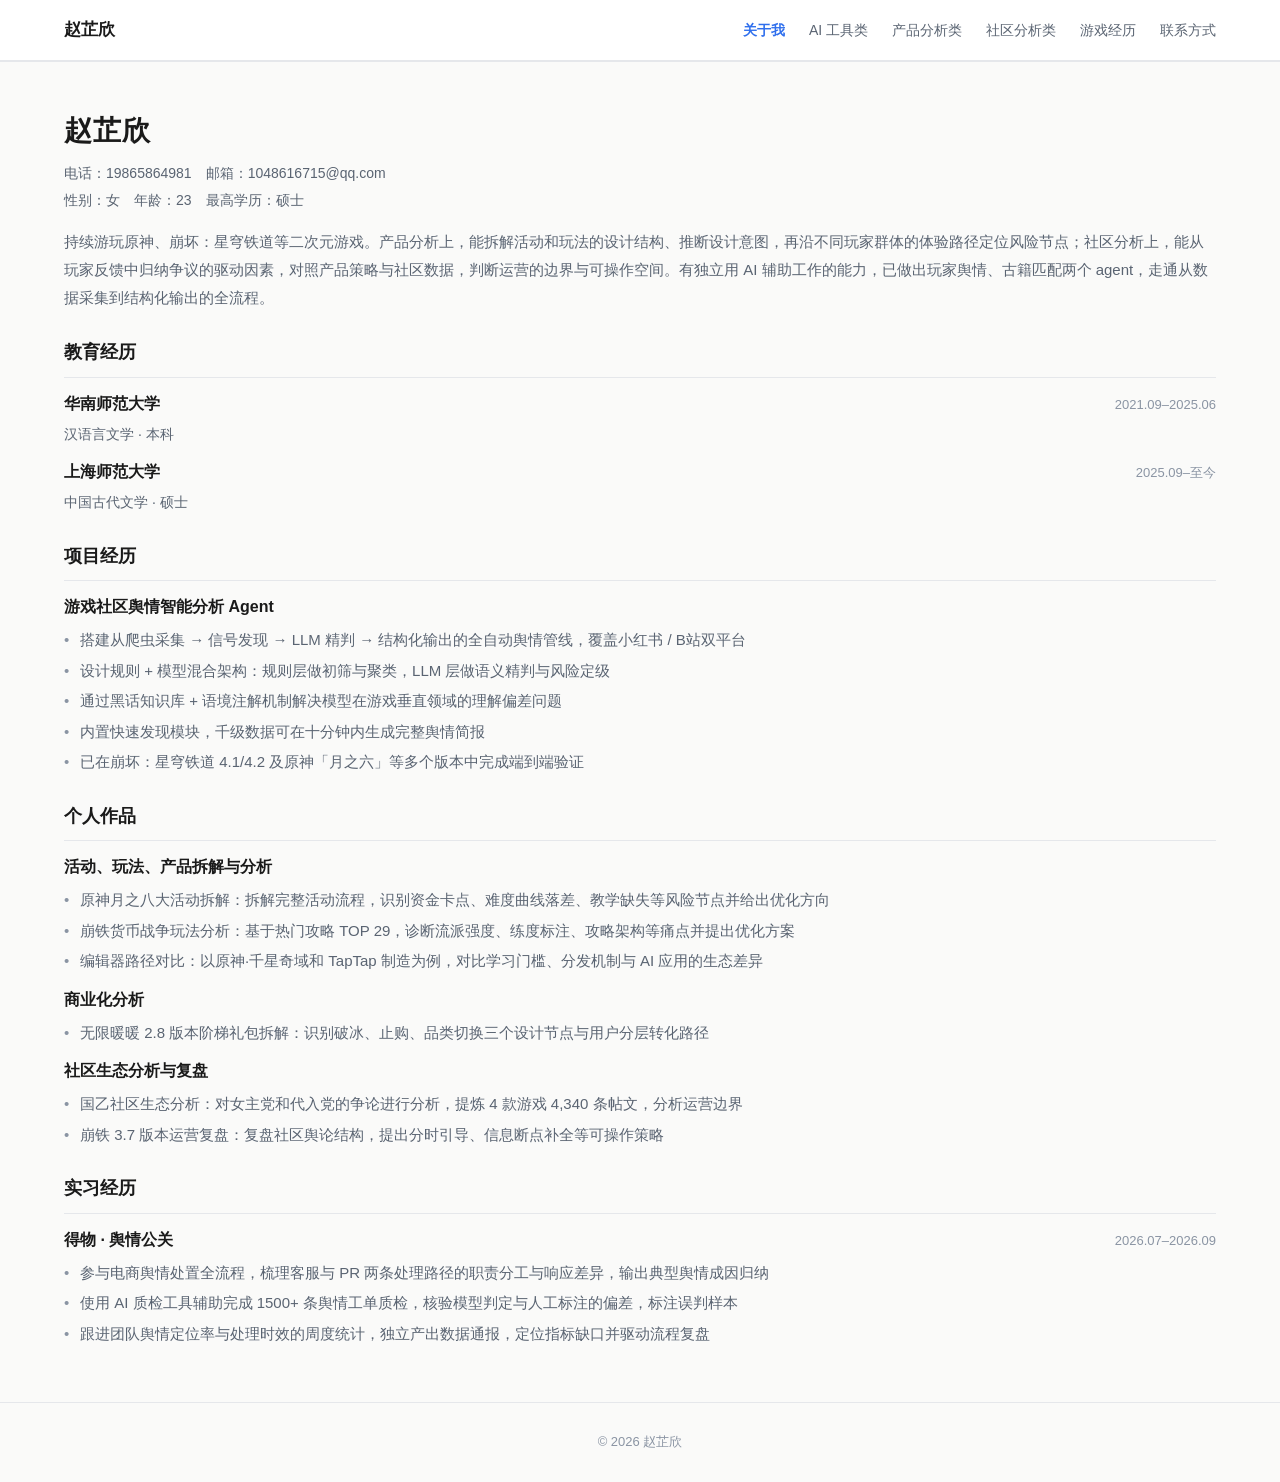
<file: index.html>
<!DOCTYPE html>
<html lang="zh-CN">
<head>
  <meta charset="UTF-8">
  <meta name="viewport" content="width=device-width, initial-scale=1.0">
  <title>赵芷欣 · 作品集</title>
  <meta name="description" content="赵芷欣的作品集：舆情分析 Agent、活动与玩法拆解、商业化分析、社区生态复盘。">
  <link rel="stylesheet" href="style.css">
</head>
<body>

  <!-- 顶部导航 -->
  <header class="nav" id="top">
    <div class="nav-inner">
      <a class="nav-brand" href="#top">赵芷欣</a>
      <nav class="nav-links">
        <a href="#about" class="tab-link">关于我</a>
        <a href="#ai" class="tab-link">AI 工具类</a>
        <a href="#product" class="tab-link">产品分析类</a>
        <a href="#community" class="tab-link">社区分析类</a>
        <a href="#games" class="tab-link">游戏经历</a>
        <a href="#contact" class="tab-link">联系方式</a>
      </nav>
    </div>
  </header>

  <!-- 1. 关于我（含简历） -->
  <section class="section" id="about">
    <div class="container">
      <div id="about-content"></div>
    </div>
  </section>

  <!-- 2. AI 工具类 -->
  <section class="section" id="ai">
    <div class="container">
      <div id="group-ai-content"></div>
    </div>
  </section>

  <!-- 3. 产品分析类 -->
  <section class="section" id="product">
    <div class="container">
      <div id="group-product-content"></div>
    </div>
  </section>

  <!-- 4. 社区分析类 -->
  <section class="section" id="community">
    <div class="container">
      <div id="group-community-content"></div>
    </div>
  </section>

  <!-- 5. 游戏经历 -->
  <section class="section" id="games">
    <div class="container">
      <h2 class="section-title">游戏经历</h2>
      <div id="game-groups"></div>
    </div>
  </section>

  <!-- 6. 联系与下载 -->
  <section class="section" id="contact">
    <div class="container">
      <h2 class="section-title">联系方式</h2>
      <div class="contact-grid" id="contact-content"></div>
    </div>
  </section>

  <footer class="footer">
    <div class="container">
      <p>© 2026 赵芷欣</p>
    </div>
  </footer>

  <button id="float-collapse" class="float-collapse" type="button" hidden>▲ 收起</button>

  <script src="data.js"></script>
  <script src="content.js"></script>
  <script src="main.js"></script>
  <script src="tryout.js"></script>
</body>
</html>
</file>
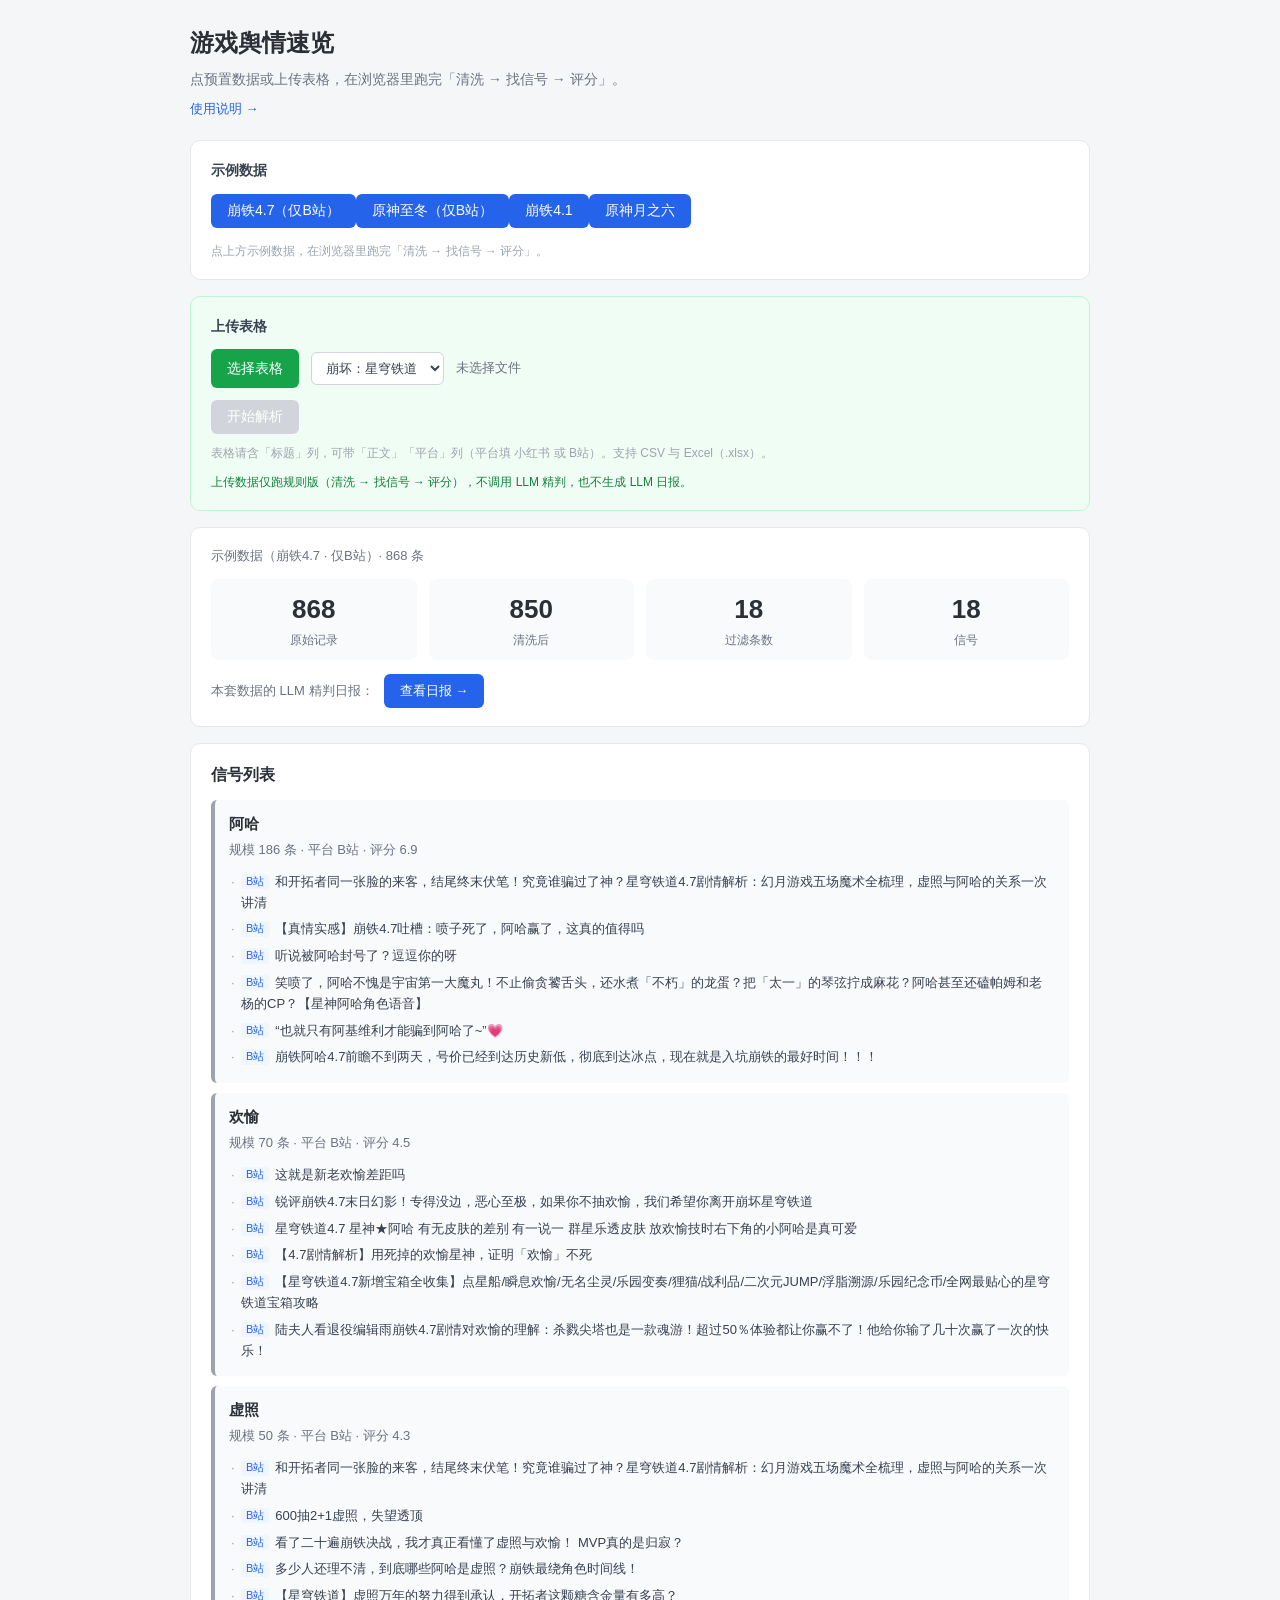
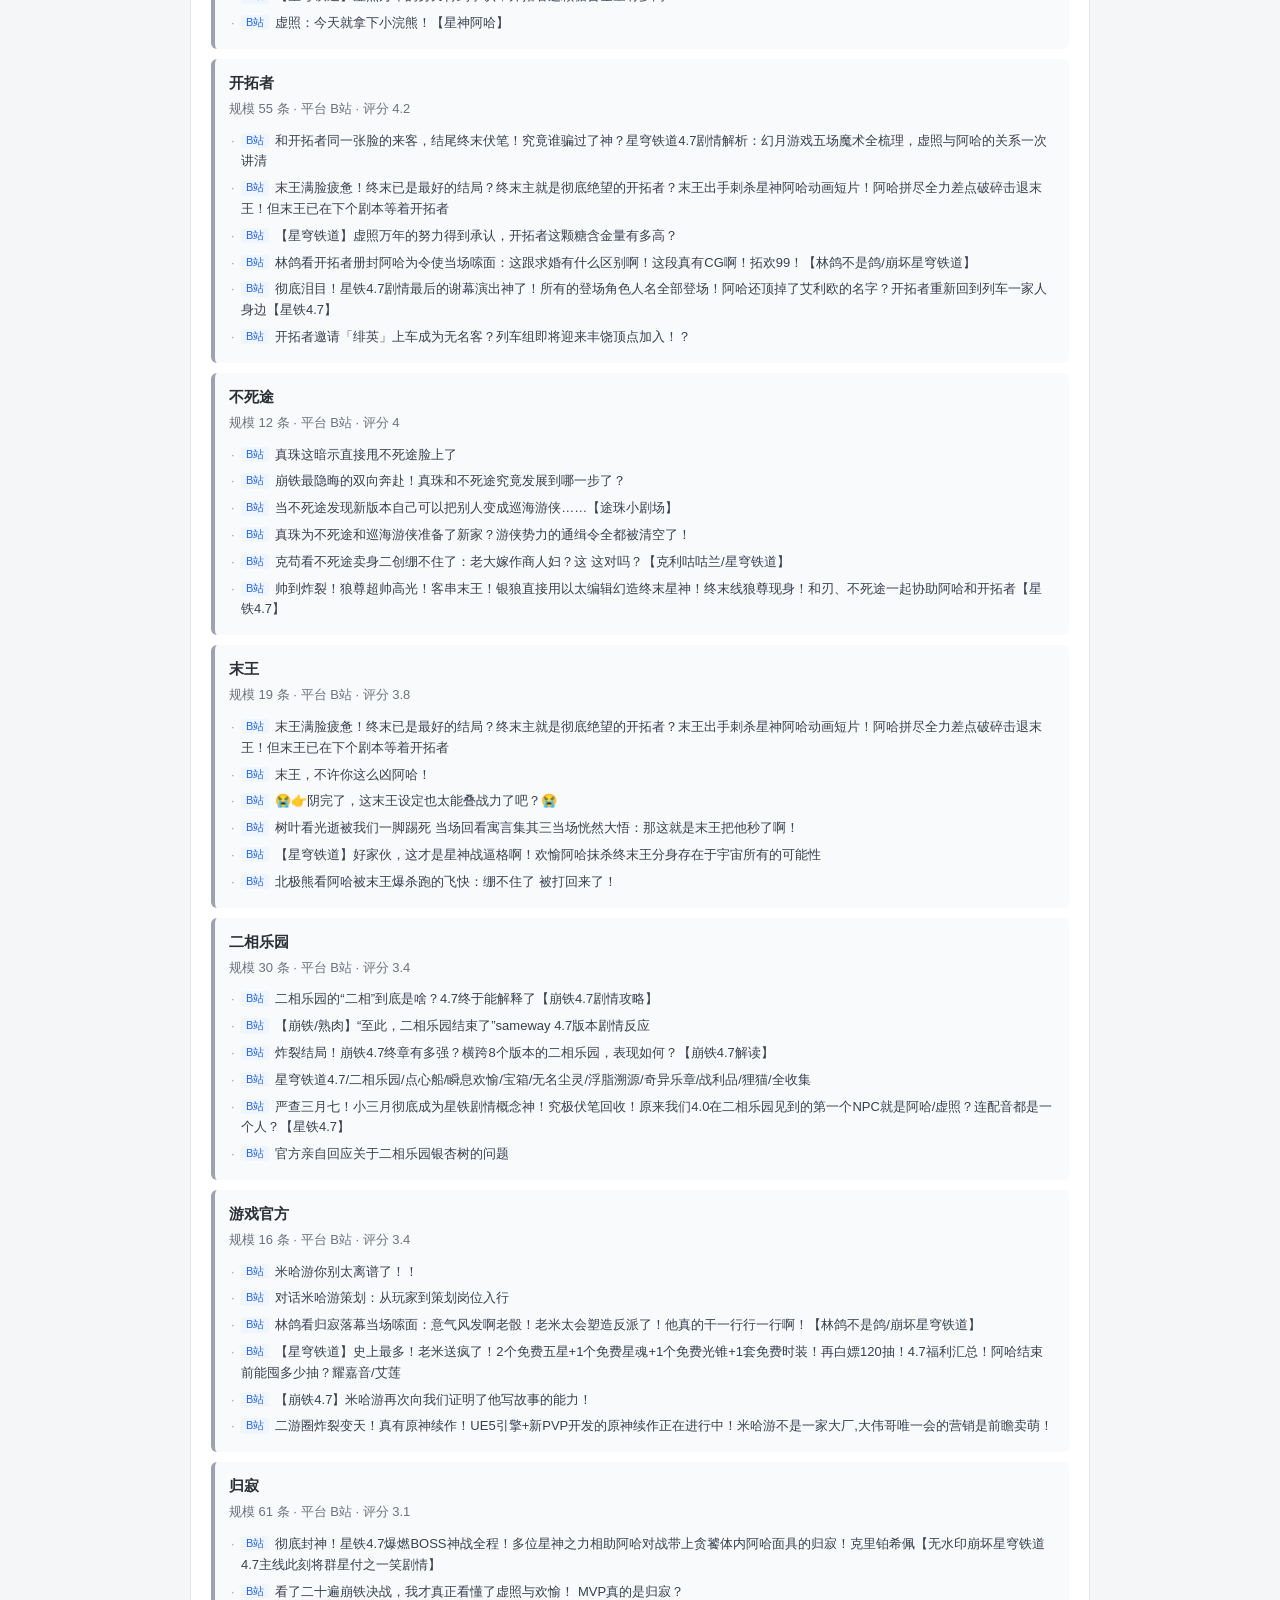
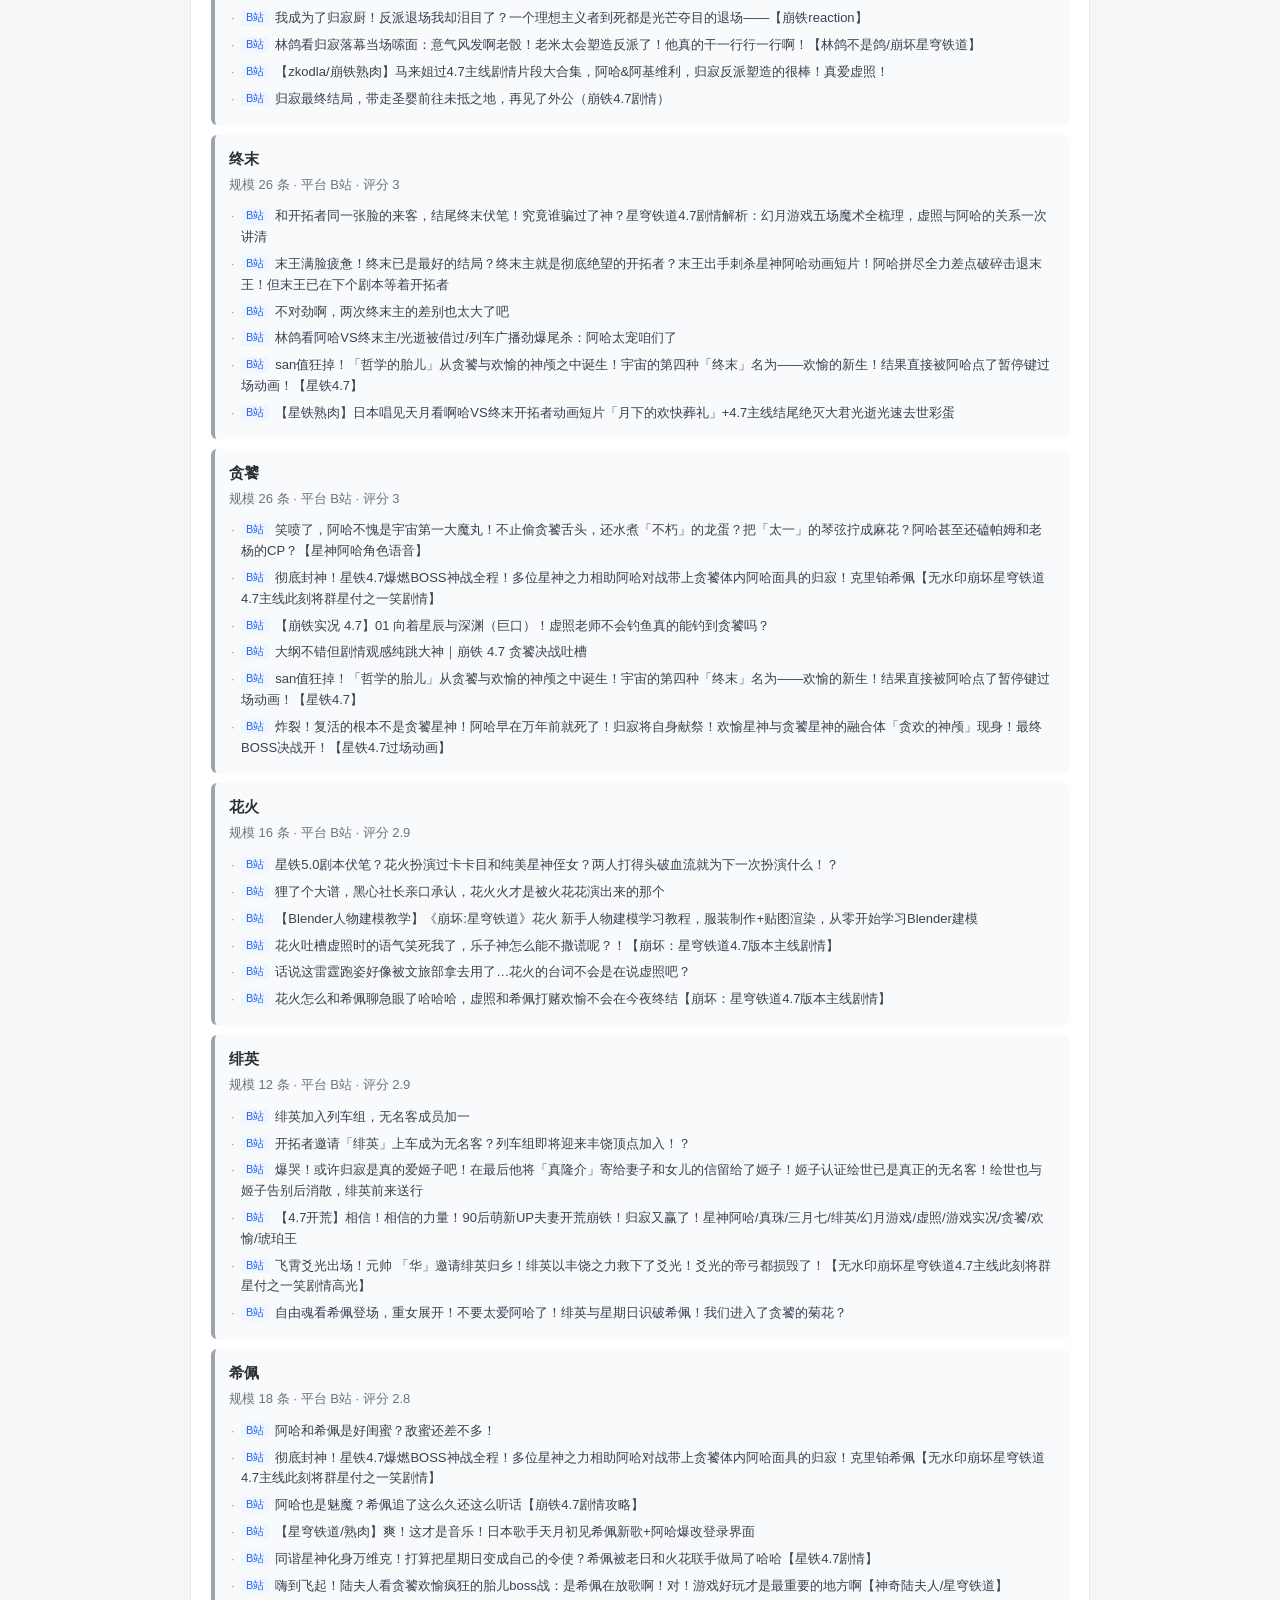
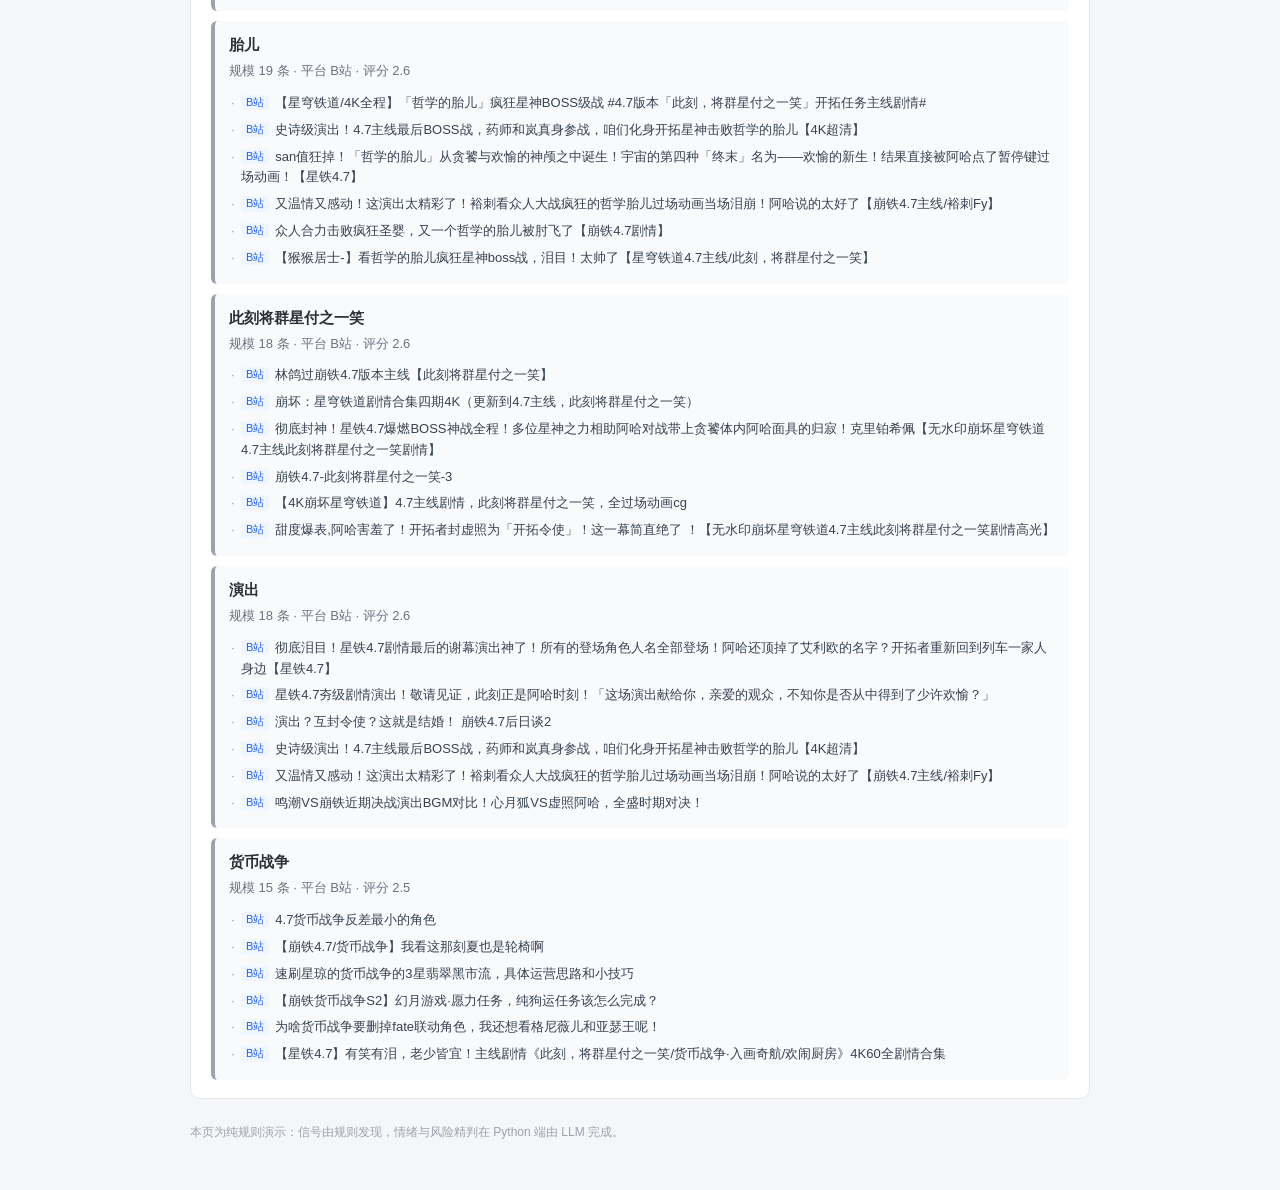
<file: sentiment-tool/index.html>
<!DOCTYPE html>
<html lang="zh-CN">
<head>
  <meta charset="UTF-8">
  <meta name="viewport" content="width=device-width, initial-scale=1.0">
  <title>游戏舆情速览 · 纯规则版</title>
  <link rel="stylesheet" href="style.css">
</head>
<body>
  <header>
    <h1>游戏舆情速览</h1>
    <p class="subtitle">点预置数据或上传表格，在浏览器里跑完「清洗 → 找信号 → 评分」。</p>
    <a class="guide-link" href="guide.html">使用说明 →</a>
  </header>

  <section class="panel sample-panel">
    <div class="panel-title">示例数据</div>
    <div class="theme-row">
      <div id="theme-bar"></div>
    </div>
    <p class="hint">点上方示例数据，在浏览器里跑完「清洗 → 找信号 → 评分」。</p>
  </section>

  <section class="panel upload-panel">
    <div class="panel-title">上传表格</div>
    <div class="input-row">
      <label class="btn upload-btn" for="file-input">选择表格</label>
      <input type="file" id="file-input" accept=".csv,.xlsx,.xls" hidden>
      <select id="game-select" class="game-select" title="上传数据所属游戏，决定使用哪套词库">
        <option value="starrail">崩坏：星穹铁道</option>
        <option value="genshin">原神</option>
      </select>
      <span id="upload-status" class="upload-status">未选择文件</span>
    </div>
    <div class="parse-row">
      <button id="parse-btn" class="btn parse-btn" disabled>开始解析</button>
    </div>
    <p class="hint">表格请含「标题」列，可带「正文」「平台」列（平台填 小红书 或 B站）。支持 CSV 与 Excel（.xlsx）。</p>
    <p class="hint upload-note">上传数据仅跑规则版（清洗 → 找信号 → 评分），不调用 LLM 精判，也不生成 LLM 日报。</p>
  </section>

  <section class="panel stats">
    <div id="data-label" class="data-label">还没有数据</div>
    <div class="stats-row">
      <div class="stat"><span class="num" id="stat-raw">–</span><span class="label">原始记录</span></div>
      <div class="stat"><span class="num" id="stat-clean">–</span><span class="label">清洗后</span></div>
      <div class="stat"><span class="num" id="stat-excluded">–</span><span class="label">过滤条数</span></div>
      <div class="stat"><span class="num" id="stat-signals">–</span><span class="label">信号</span></div>
    </div>
    <div id="daily-link" class="daily-link"></div>
  </section>

  <section class="panel">
    <h2>信号列表</h2>
    <div id="signal-list" class="signal-list">
      <p class="empty">点预置数据或上传表格开始。</p>
    </div>
  </section>

  <footer>
    <p>本页为纯规则演示：信号由规则发现，情绪与风险精判在 Python 端由 LLM 完成。</p>
  </footer>

  <script src="data/lexicon.js"></script>
  <script src="data/sample_data.js"></script>
  <script src="lib/xlsx.full.min.js"></script>
  <script src="app.js"></script>
</body>
</html>
</file>
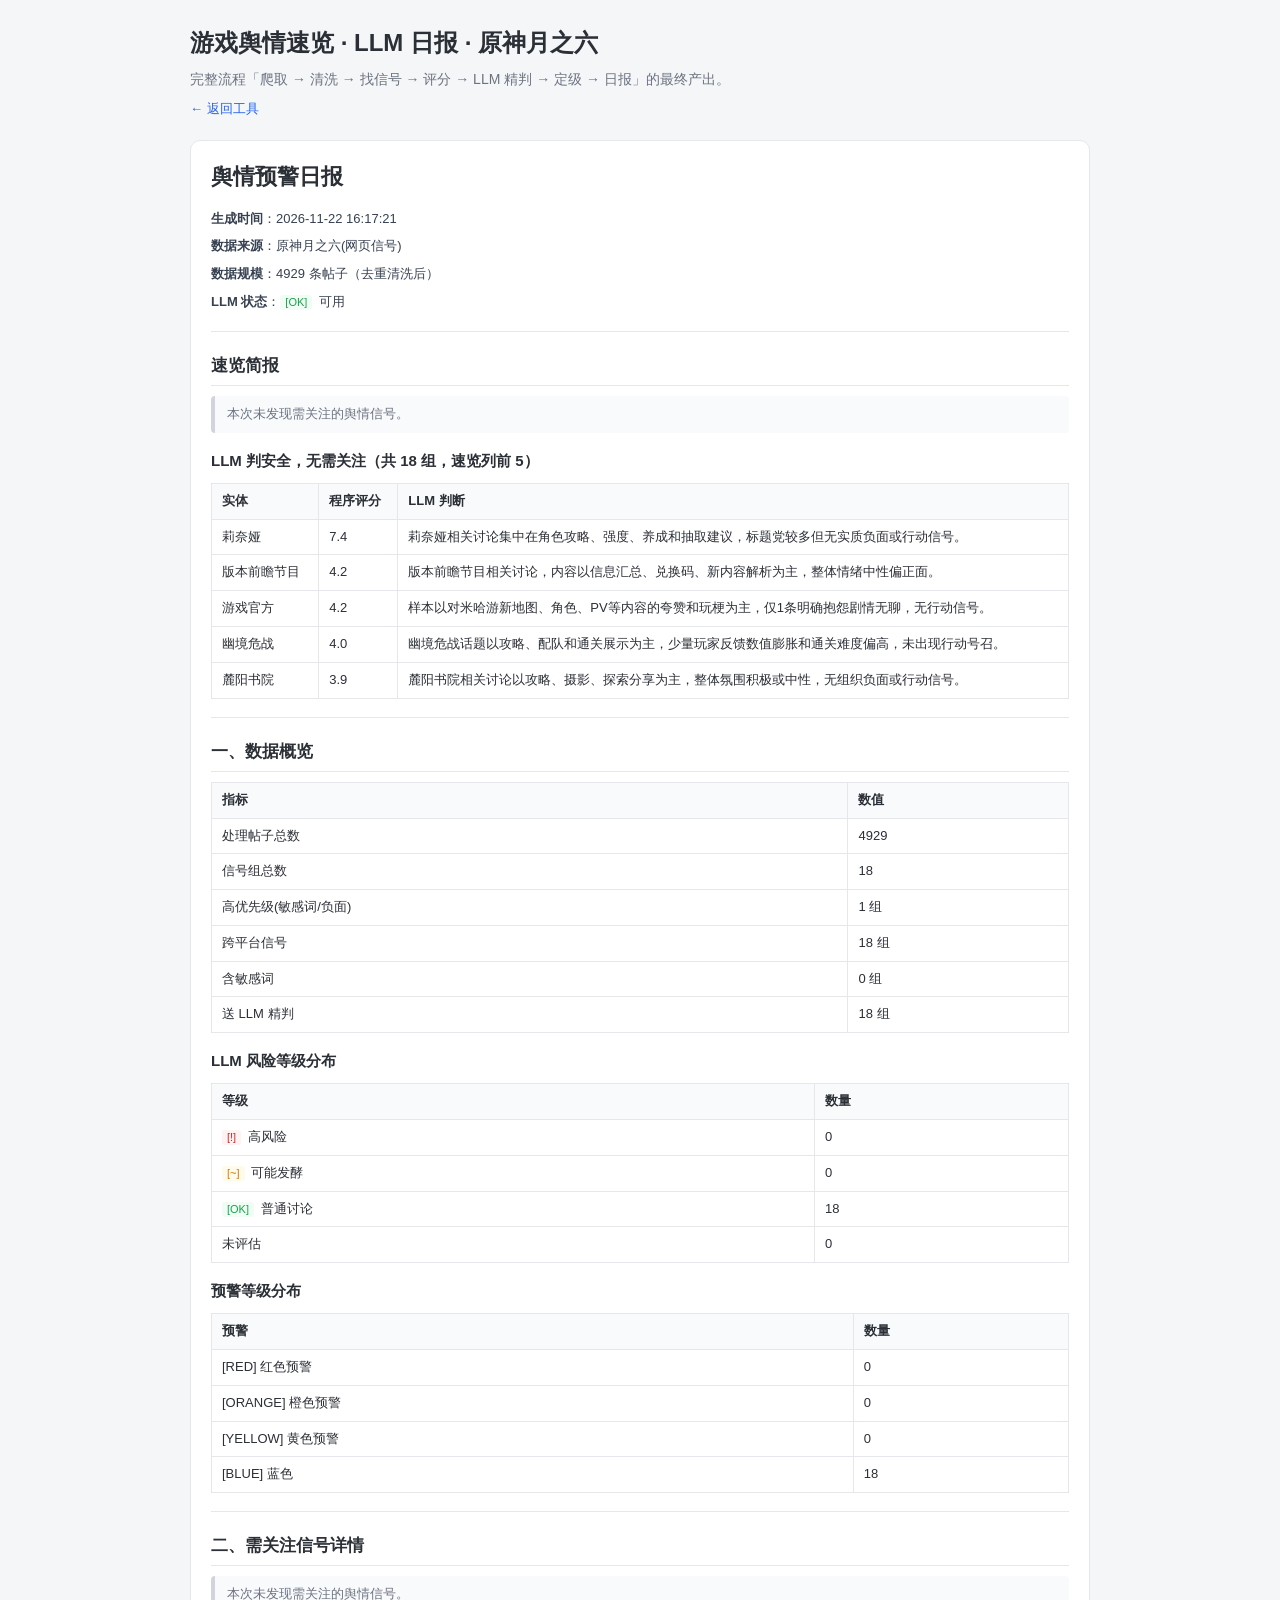
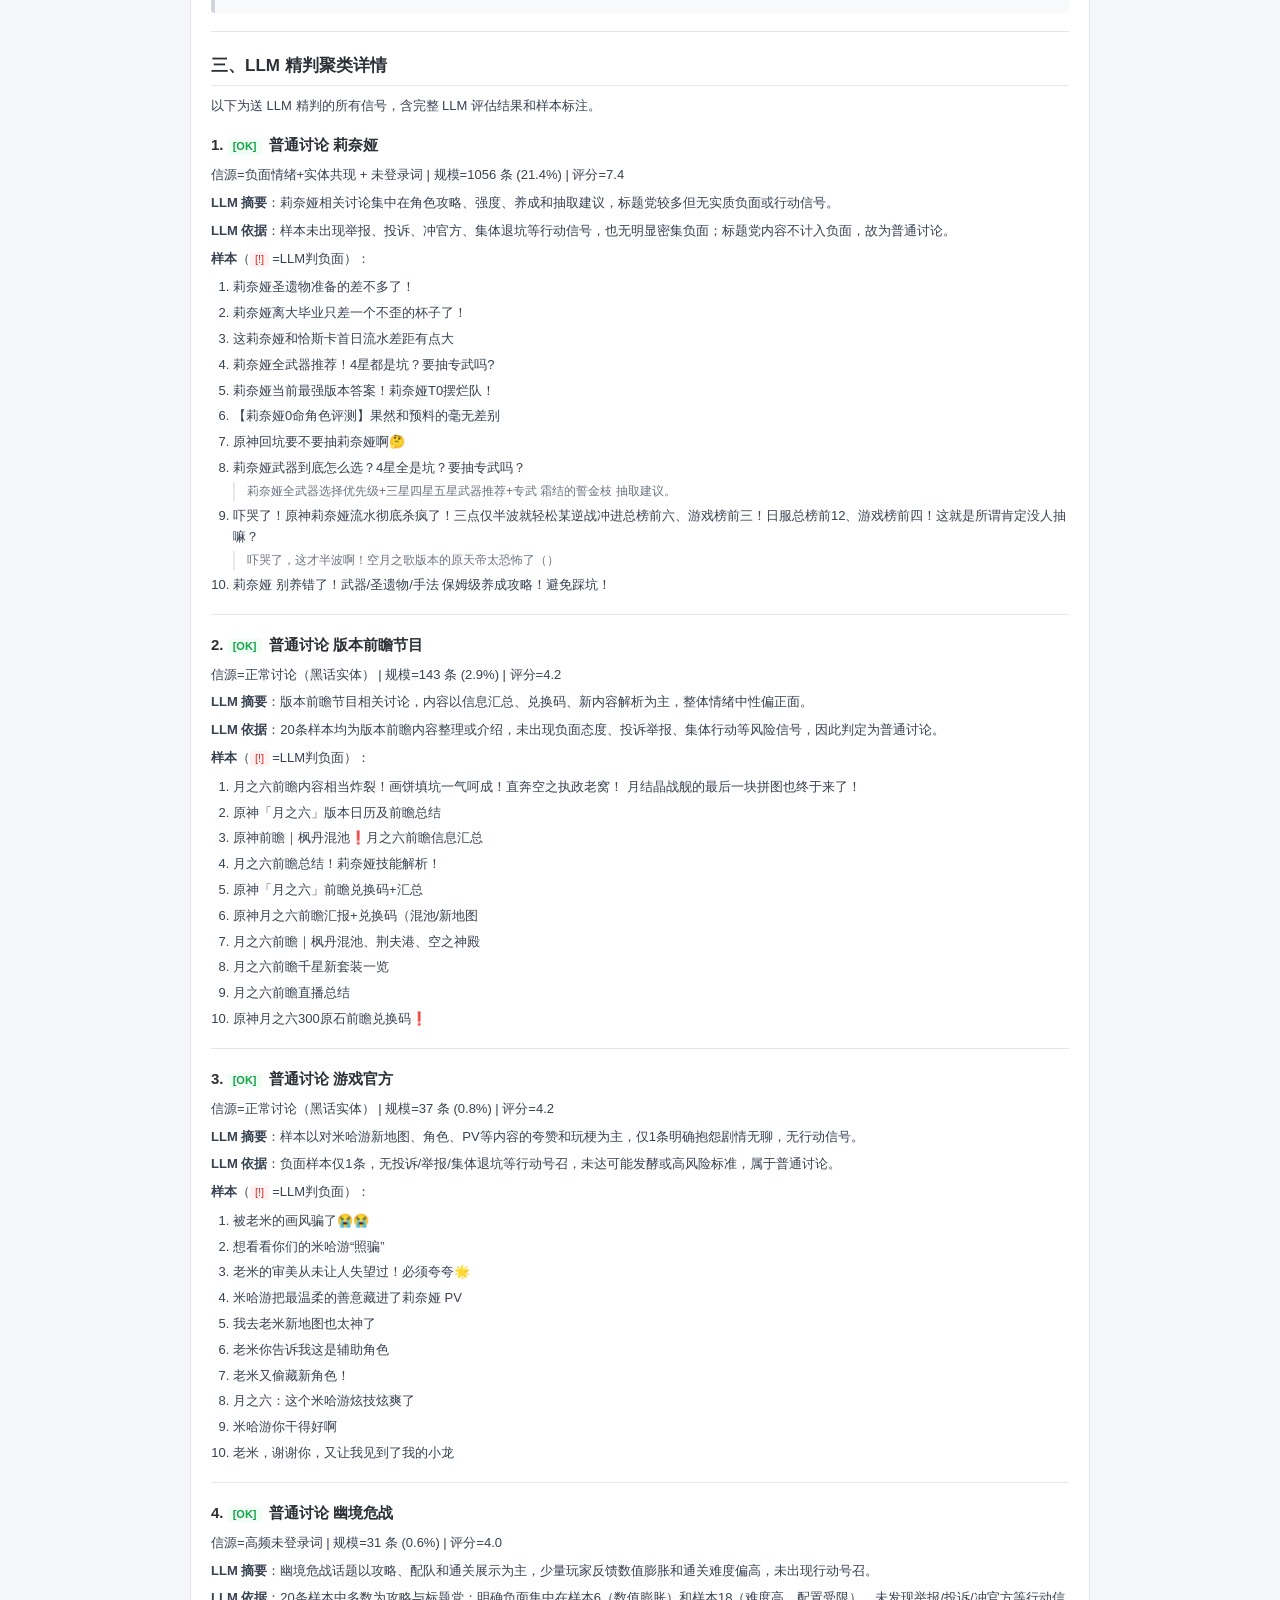
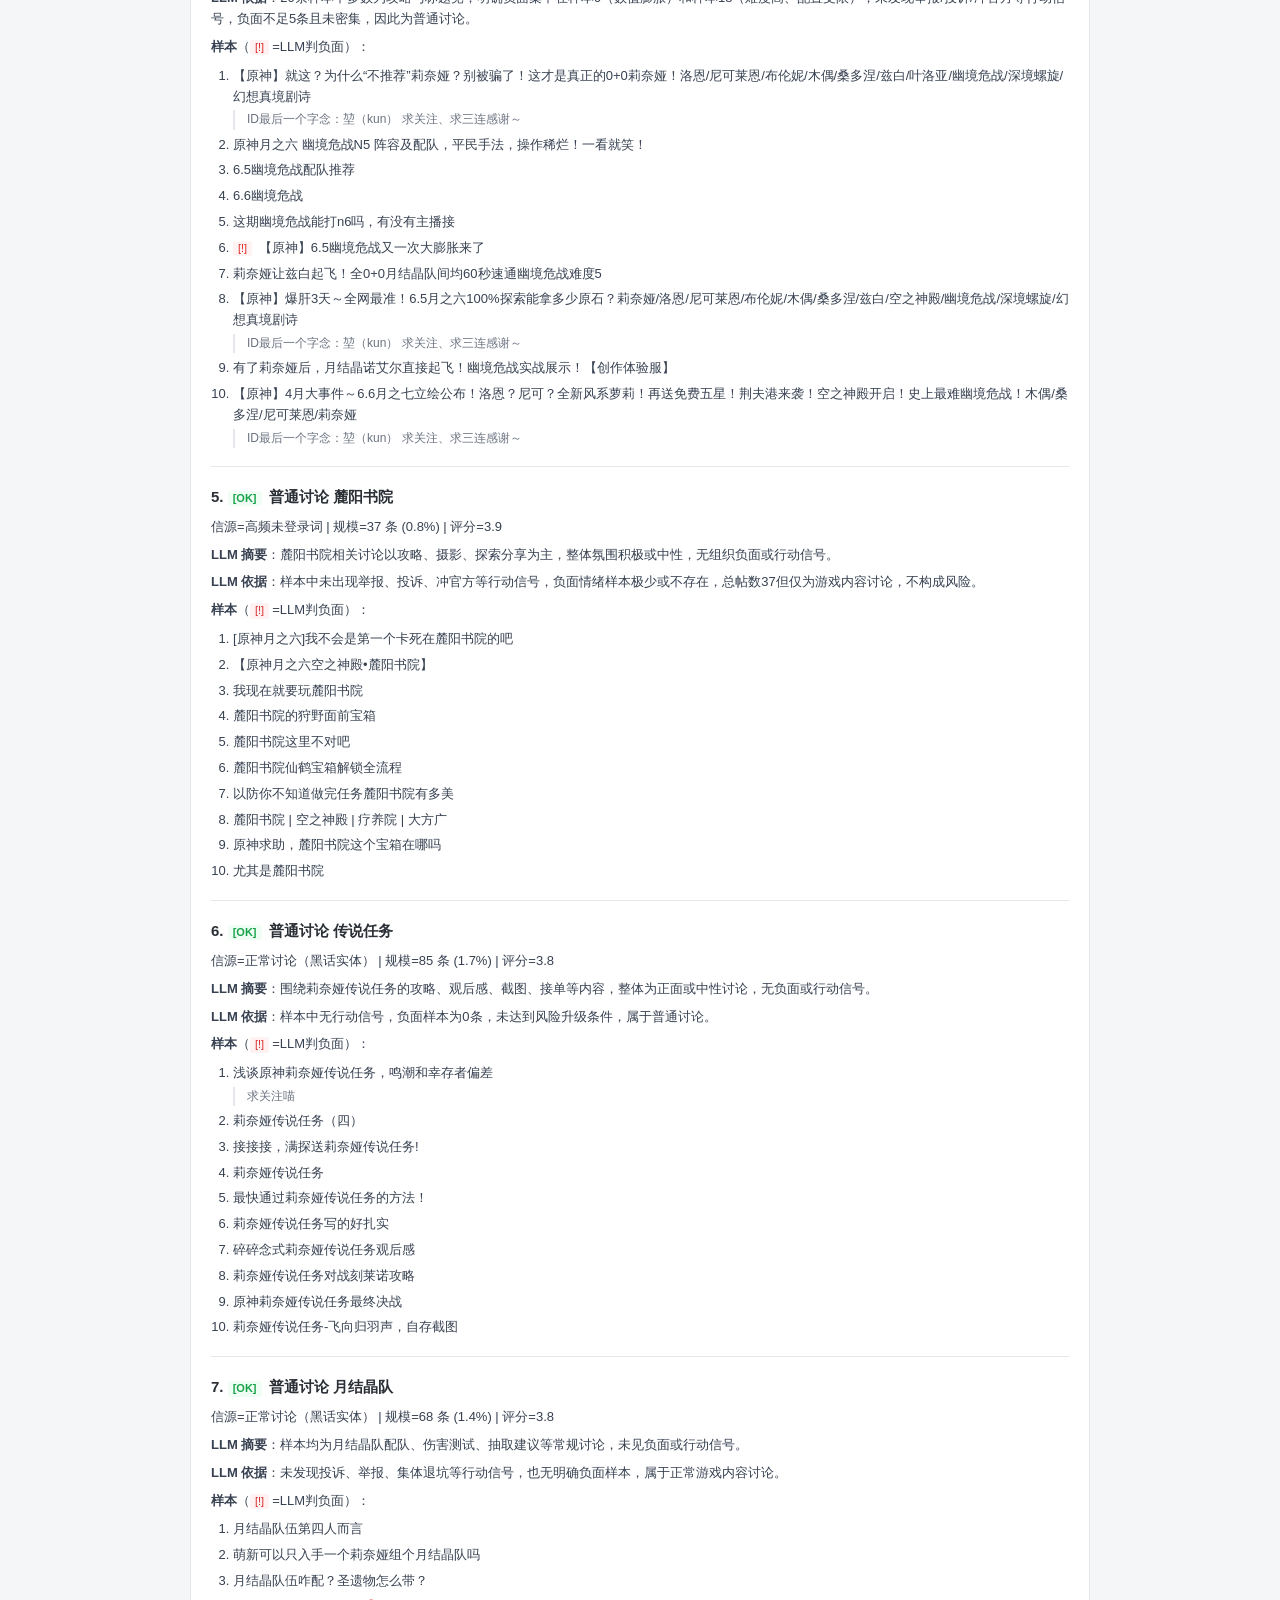
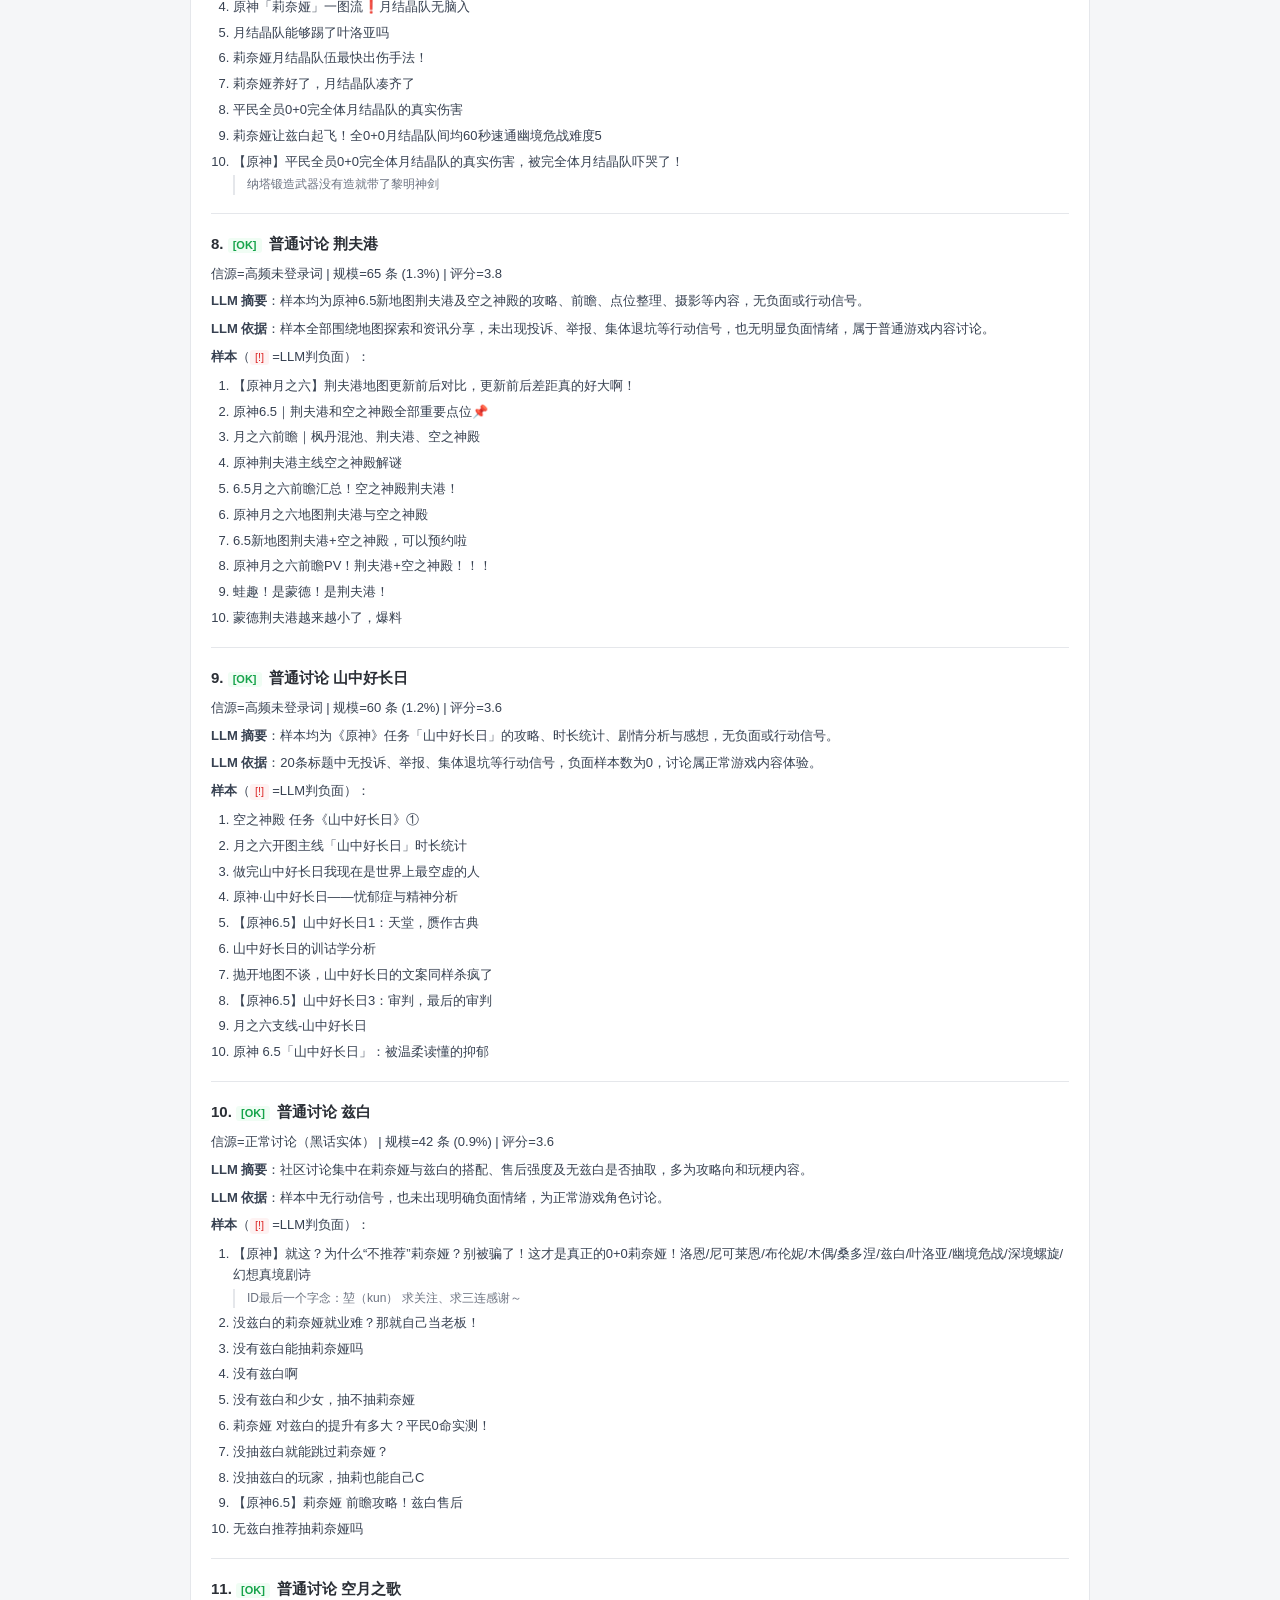
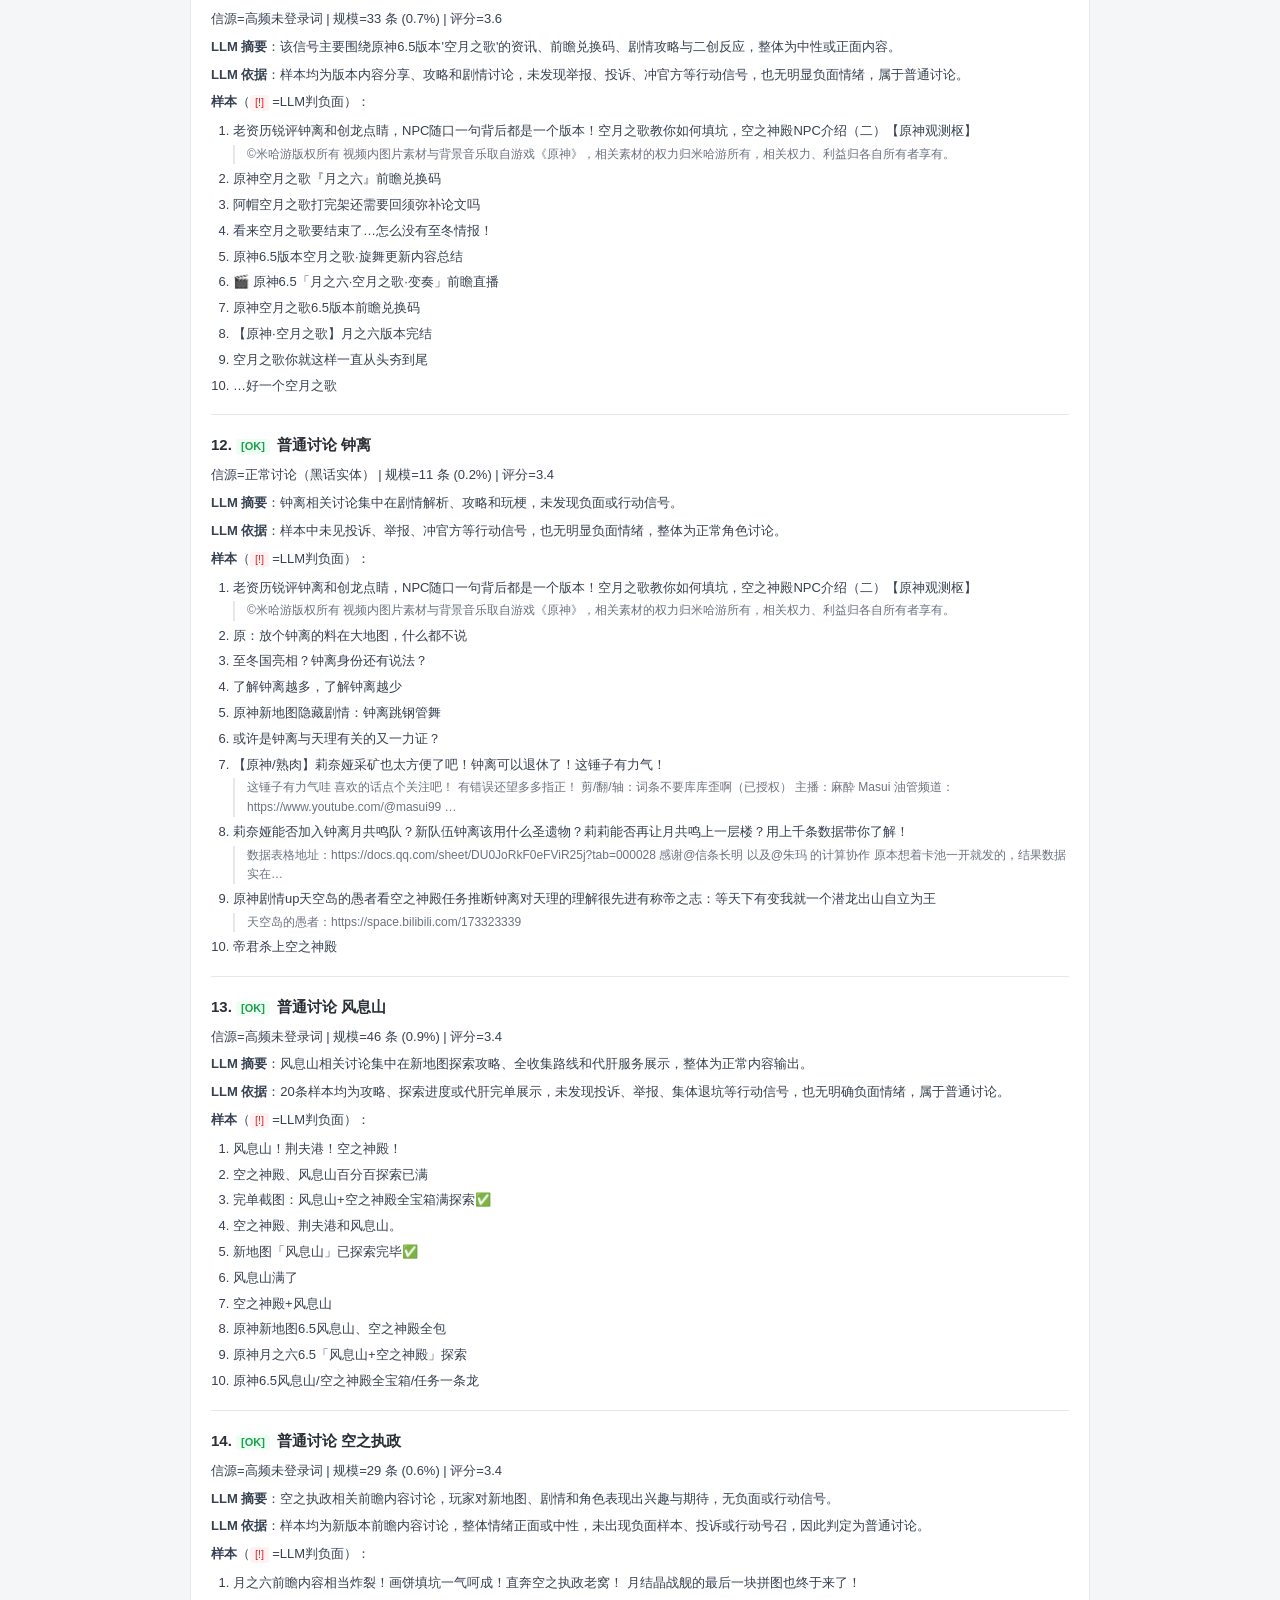
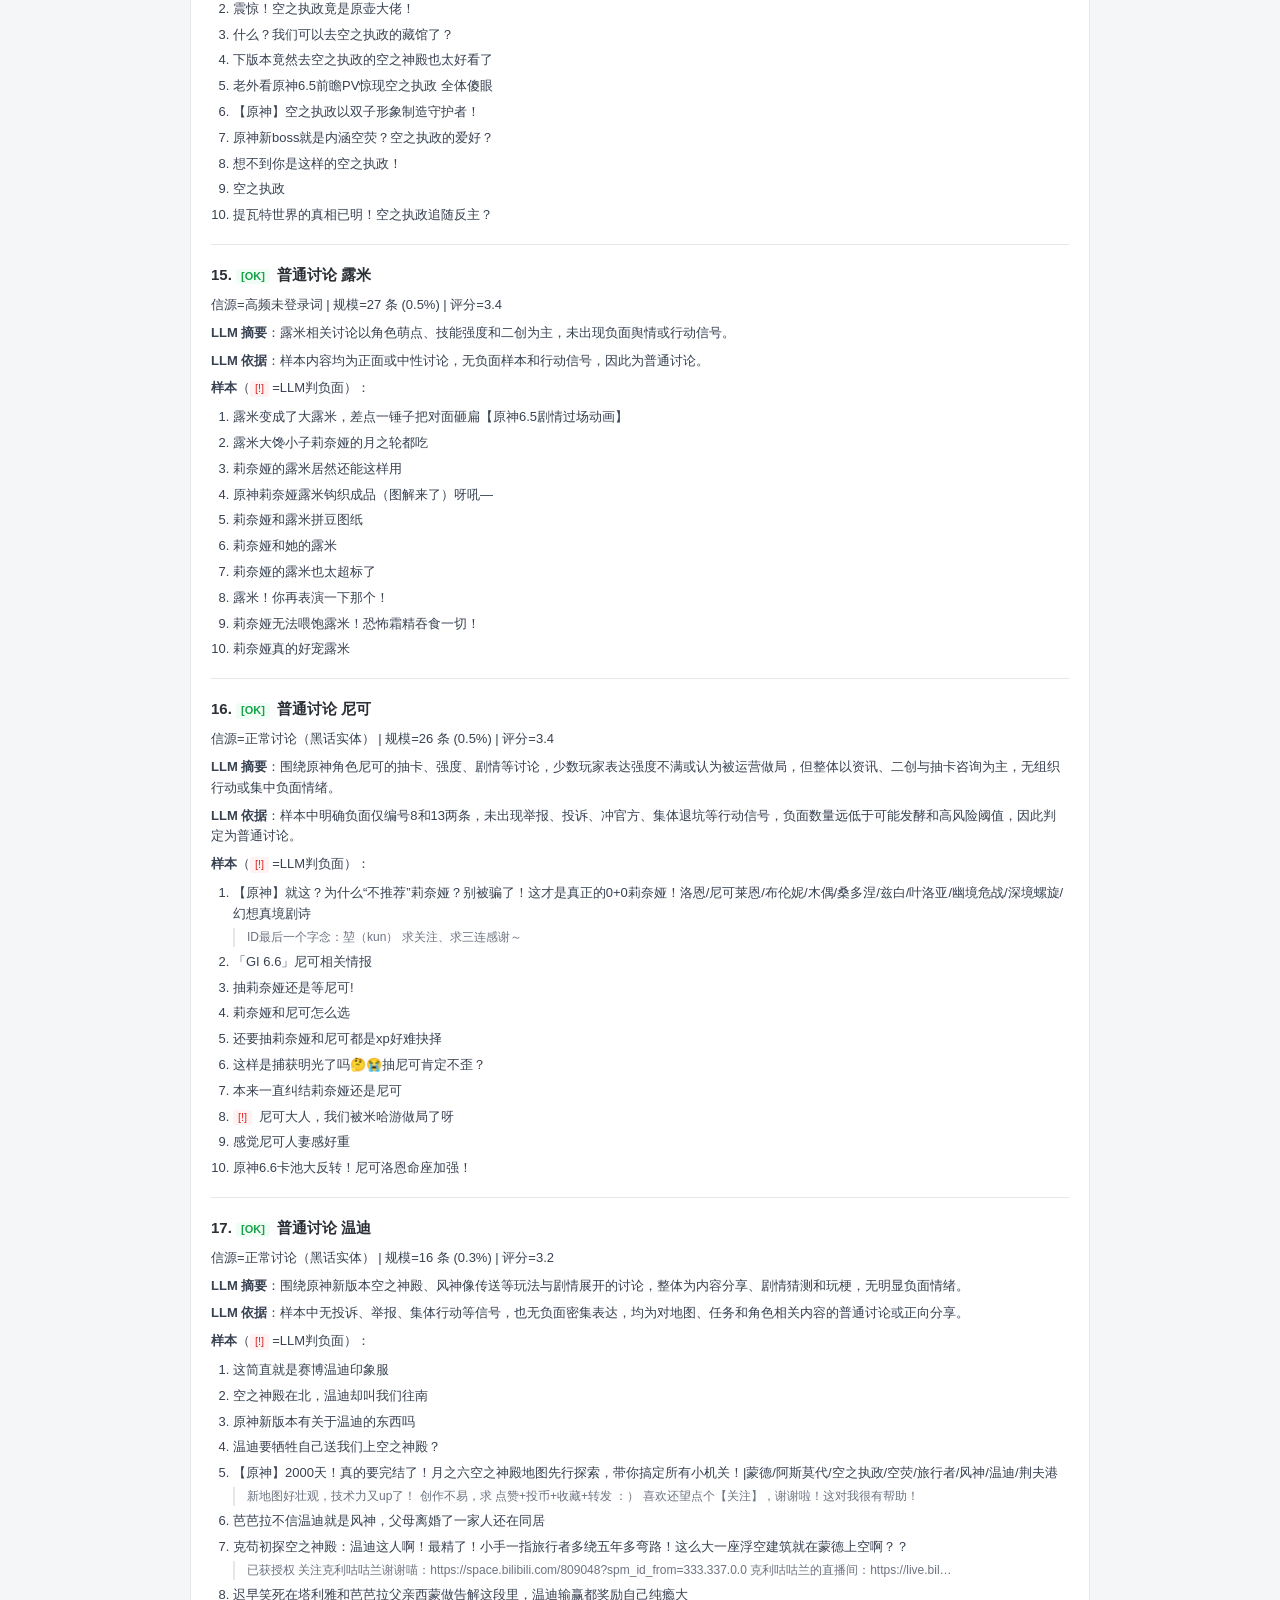
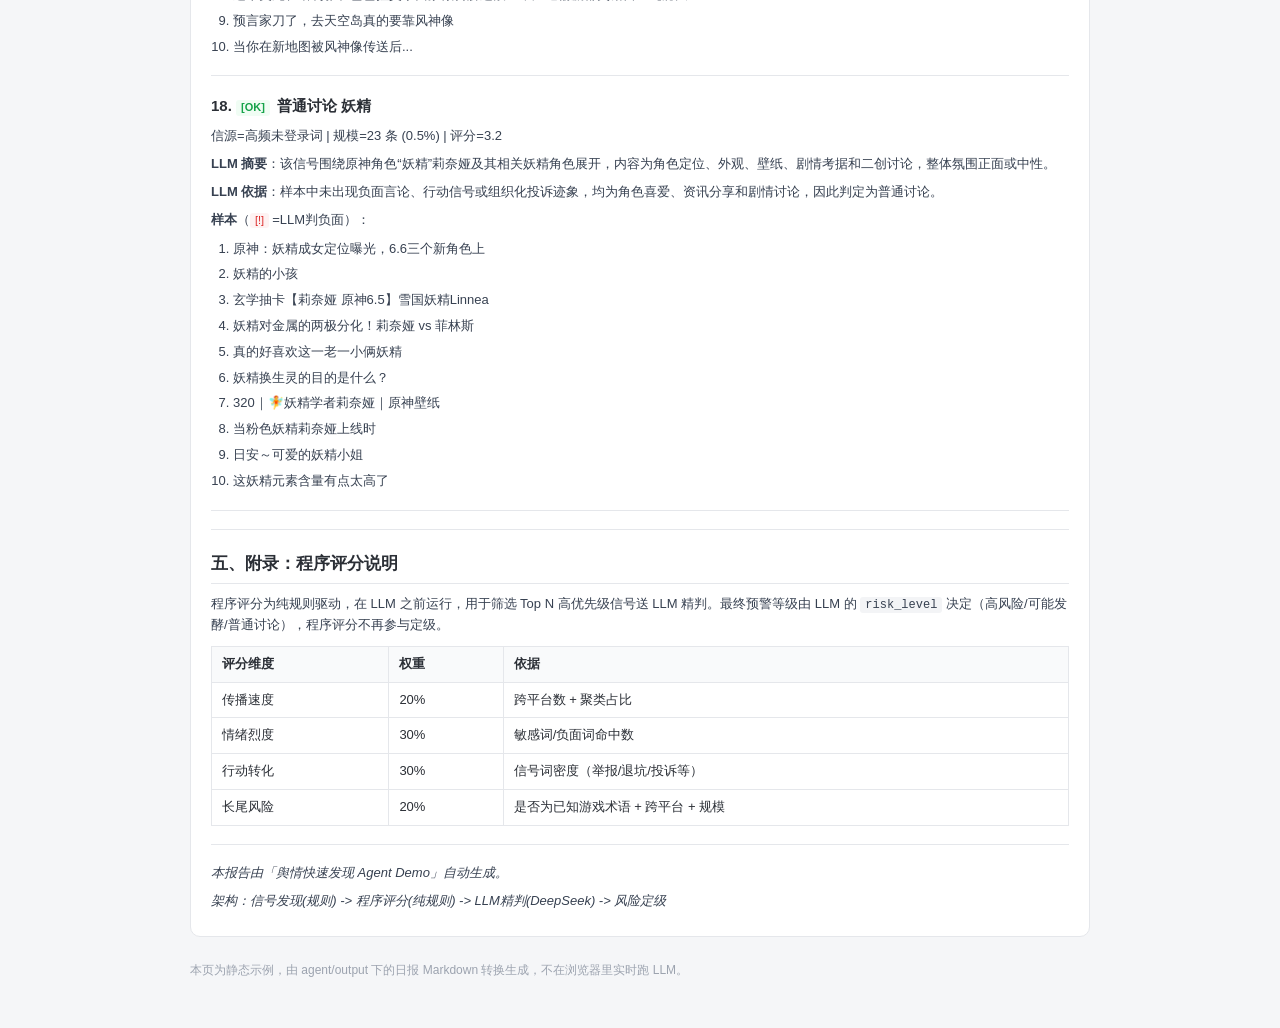
<file: sentiment-tool/daily_原神月之六.html>
<!DOCTYPE html>
<html lang="zh-CN">
<head>
  <meta charset="UTF-8">
  <meta name="viewport" content="width=device-width, initial-scale=1.0">
  <title>游戏舆情速览 · LLM 日报 · 原神月之六</title>
  <link rel="stylesheet" href="style.css">
  <style>
    .report { max-width: 900px; }
    .report h1 { font-size: 22px; margin: 0 0 14px; }
    .report h2 { font-size: 17px; margin: 20px 0 10px; border-bottom: 1px solid #e5e7eb; padding-bottom: 6px; }
    .report h3 { font-size: 15px; margin: 16px 0 8px; }
    .report p { font-size: 13px; color: #374151; margin: 7px 0; }
    .report hr { border: none; border-top: 1px solid #e5e7eb; margin: 18px 0; }
    .report blockquote { background: #f9fafb; border-left: 4px solid #d1d5db; border-radius: 4px; padding: 8px 12px; margin: 10px 0; color: #6b7280; font-size: 13px; }
    .report table { border-collapse: collapse; width: 100%; margin: 10px 0; font-size: 13px; }
    .report th, .report td { border: 1px solid #e5e7eb; padding: 7px 10px; text-align: left; vertical-align: top; }
    .report th { background: #f9fafb; font-weight: 600; }
    .report code { background: #f3f4f6; padding: 1px 5px; border-radius: 3px; font-size: 12px; }
    .report ol.sample-list { margin: 8px 0 10px 22px; }
    .report ol.sample-list li { font-size: 13px; margin: 5px 0; color: #374151; }
    .report .sample-body { margin: 3px 0 3px 0; padding-left: 12px; border-left: 2px solid #e5e7eb; color: #6b7280; font-size: 12px; }
    .tag { display: inline-block; font-size: 11px; line-height: 1.4; padding: 0 5px; border-radius: 3px; margin-right: 3px; }
    .tag-neg { background: #fef2f2; color: #dc2626; }
    .tag-ok { background: #f0fdf4; color: #16a34a; }
    .tag-warn { background: #fffbeb; color: #d97706; }
  </style>
</head>
<body>
  <header>
    <h1>游戏舆情速览 · LLM 日报 · 原神月之六</h1>
    <p class="subtitle">完整流程「爬取 → 清洗 → 找信号 → 评分 → LLM 精判 → 定级 → 日报」的最终产出。</p>
    <a class="guide-link" href="index.html">← 返回工具</a>
  </header>

  <div class="report panel">
<h1>舆情预警日报</h1>
<p><strong>生成时间</strong>：2026-11-22 16:17:21</p>
<p><strong>数据来源</strong>：原神月之六(网页信号)</p>
<p><strong>数据规模</strong>：4929 条帖子（去重清洗后）</p>
<p><strong>LLM 状态</strong>：<span class='tag tag-ok'>[OK]</span> 可用</p>
<hr>
<h2>速览简报</h2>
<blockquote>本次未发现需关注的舆情信号。</blockquote>
<h3>LLM 判安全，无需关注（共 18 组，速览列前 5）</h3>
<table><tr><th>实体</th><th>程序评分</th><th>LLM 判断</th></tr><tr><td>莉奈娅</td><td>7.4</td><td>莉奈娅相关讨论集中在角色攻略、强度、养成和抽取建议，标题党较多但无实质负面或行动信号。</td></tr><tr><td>版本前瞻节目</td><td>4.2</td><td>版本前瞻节目相关讨论，内容以信息汇总、兑换码、新内容解析为主，整体情绪中性偏正面。</td></tr><tr><td>游戏官方</td><td>4.2</td><td>样本以对米哈游新地图、角色、PV等内容的夸赞和玩梗为主，仅1条明确抱怨剧情无聊，无行动信号。</td></tr><tr><td>幽境危战</td><td>4.0</td><td>幽境危战话题以攻略、配队和通关展示为主，少量玩家反馈数值膨胀和通关难度偏高，未出现行动号召。</td></tr><tr><td>麓阳书院</td><td>3.9</td><td>麓阳书院相关讨论以攻略、摄影、探索分享为主，整体氛围积极或中性，无组织负面或行动信号。</td></tr></table>
<hr>
<h2>一、数据概览</h2>
<table><tr><th>指标</th><th>数值</th></tr><tr><td>处理帖子总数</td><td>4929</td></tr><tr><td>信号组总数</td><td>18</td></tr><tr><td>高优先级(敏感词/负面)</td><td>1 组</td></tr><tr><td>跨平台信号</td><td>18 组</td></tr><tr><td>含敏感词</td><td>0 组</td></tr><tr><td>送 LLM 精判</td><td>18 组</td></tr></table>
<h3>LLM 风险等级分布</h3>
<table><tr><th>等级</th><th>数量</th></tr><tr><td><span class='tag tag-neg'>[!]</span> 高风险</td><td>0</td></tr><tr><td><span class='tag tag-warn'>[~]</span> 可能发酵</td><td>0</td></tr><tr><td><span class='tag tag-ok'>[OK]</span> 普通讨论</td><td>18</td></tr><tr><td>未评估</td><td>0</td></tr></table>
<h3>预警等级分布</h3>
<table><tr><th>预警</th><th>数量</th></tr><tr><td>[RED] 红色预警</td><td>0</td></tr><tr><td>[ORANGE] 橙色预警</td><td>0</td></tr><tr><td>[YELLOW] 黄色预警</td><td>0</td></tr><tr><td>[BLUE] 蓝色</td><td>18</td></tr></table>
<hr>
<h2>二、需关注信号详情</h2>
<blockquote>本次未发现需关注的舆情信号。</blockquote>
<hr>
<h2>三、LLM 精判聚类详情</h2>
<p>以下为送 LLM 精判的所有信号，含完整 LLM 评估结果和样本标注。</p>
<h3>1. <span class='tag tag-ok'>[OK]</span> 普通讨论 莉奈娅</h3>
<p>信源=负面情绪+实体共现 + 未登录词 | 规模=1056 条 (21.4%) | 评分=7.4</p>
<p><strong>LLM 摘要</strong>：莉奈娅相关讨论集中在角色攻略、强度、养成和抽取建议，标题党较多但无实质负面或行动信号。</p>
<p><strong>LLM 依据</strong>：样本未出现举报、投诉、冲官方、集体退坑等行动信号，也无明显密集负面；标题党内容不计入负面，故为普通讨论。</p>
<p><strong>样本</strong>（<span class='tag tag-neg'>[!]</span>=LLM判负面）：</p>
<ol class='sample-list'>
<li>莉奈娅圣遗物准备的差不多了！</li>
<li>莉奈娅离大毕业只差一个不歪的杯子了！</li>
<li>这莉奈娅和恰斯卡首日流水差距有点大</li>
<li>莉奈娅全武器推荐！4星都是坑？要抽专武吗?</li>
<li>莉奈娅当前最强版本答案！莉奈娅T0摆烂队！</li>
<li>【莉奈娅0命角色评测】果然和预料的毫无差别</li>
<li>原神回坑要不要抽莉奈娅啊🤔</li>
<li>莉奈娅武器到底怎么选？4星全是坑？要抽专武吗？<div class='sample-body'>莉奈娅全武器选择优先级+三星四星五星武器推荐+专武 霜结的誓金枝 抽取建议。</div></li>
<li>吓哭了！原神莉奈娅流水彻底杀疯了！三点仅半波就轻松某逆战冲进总榜前六、游戏榜前三！日服总榜前12、游戏榜前四！这就是所谓肯定没人抽嘛？<div class='sample-body'>吓哭了，这才半波啊！空月之歌版本的原天帝太恐怖了（）</div></li>
<li>莉奈娅 别养错了！武器/圣遗物/手法 保姆级养成攻略！避免踩坑！</li>
</ol>
<hr>
<h3>2. <span class='tag tag-ok'>[OK]</span> 普通讨论 版本前瞻节目</h3>
<p>信源=正常讨论（黑话实体） | 规模=143 条 (2.9%) | 评分=4.2</p>
<p><strong>LLM 摘要</strong>：版本前瞻节目相关讨论，内容以信息汇总、兑换码、新内容解析为主，整体情绪中性偏正面。</p>
<p><strong>LLM 依据</strong>：20条样本均为版本前瞻内容整理或介绍，未出现负面态度、投诉举报、集体行动等风险信号，因此判定为普通讨论。</p>
<p><strong>样本</strong>（<span class='tag tag-neg'>[!]</span>=LLM判负面）：</p>
<ol class='sample-list'>
<li>月之六前瞻内容相当炸裂！画饼填坑一气呵成！直奔空之执政老窝！ 月结晶战舰的最后一块拼图也终于来了！</li>
<li>原神「月之六」版本日历及前瞻总结</li>
<li>原神前瞻｜枫丹混池❗️月之六前瞻信息汇总</li>
<li>月之六前瞻总结！莉奈娅技能解析！</li>
<li>原神「月之六」前瞻兑换码+汇总</li>
<li>原神月之六前瞻汇报+兑换码（混池/新地图</li>
<li>月之六前瞻｜枫丹混池、荆夫港、空之神殿</li>
<li>月之六前瞻千星新套装一览</li>
<li>月之六前瞻直播总结</li>
<li>原神月之六300原石前瞻兑换码❗</li>
</ol>
<hr>
<h3>3. <span class='tag tag-ok'>[OK]</span> 普通讨论 游戏官方</h3>
<p>信源=正常讨论（黑话实体） | 规模=37 条 (0.8%) | 评分=4.2</p>
<p><strong>LLM 摘要</strong>：样本以对米哈游新地图、角色、PV等内容的夸赞和玩梗为主，仅1条明确抱怨剧情无聊，无行动信号。</p>
<p><strong>LLM 依据</strong>：负面样本仅1条，无投诉/举报/集体退坑等行动号召，未达可能发酵或高风险标准，属于普通讨论。</p>
<p><strong>样本</strong>（<span class='tag tag-neg'>[!]</span>=LLM判负面）：</p>
<ol class='sample-list'>
<li>被老米的画风骗了😭😭</li>
<li>想看看你们的米哈游“照骗”</li>
<li>老米的审美从未让人失望过！必须夸夸🌟</li>
<li>米哈游把最温柔的善意藏进了莉奈娅 PV</li>
<li>我去老米新地图也太神了</li>
<li>老米你告诉我这是辅助角色</li>
<li>老米又偷藏新角色！</li>
<li>月之六：这个米哈游炫技炫爽了</li>
<li>米哈游你干得好啊</li>
<li>老米，谢谢你，又让我见到了我的小龙</li>
</ol>
<hr>
<h3>4. <span class='tag tag-ok'>[OK]</span> 普通讨论 幽境危战</h3>
<p>信源=高频未登录词 | 规模=31 条 (0.6%) | 评分=4.0</p>
<p><strong>LLM 摘要</strong>：幽境危战话题以攻略、配队和通关展示为主，少量玩家反馈数值膨胀和通关难度偏高，未出现行动号召。</p>
<p><strong>LLM 依据</strong>：20条样本中多数为攻略与标题党；明确负面集中在样本6（数值膨胀）和样本18（难度高、配置受限），未发现举报/投诉/冲官方等行动信号，负面不足5条且未密集，因此为普通讨论。</p>
<p><strong>样本</strong>（<span class='tag tag-neg'>[!]</span>=LLM判负面）：</p>
<ol class='sample-list'>
<li>【原神】就这？为什么“不推荐”莉奈娅？别被骗了！这才是真正的0+0莉奈娅！洛恩/尼可莱恩/布伦妮/木偶/桑多涅/兹白/叶洛亚/幽境危战/深境螺旋/幻想真境剧诗<div class='sample-body'>ID最后一个字念：堃（kun） 求关注、求三连感谢～</div></li>
<li>原神月之六 幽境危战N5 阵容及配队，平民手法，操作稀烂！一看就笑！</li>
<li>6.5幽境危战配队推荐</li>
<li>6.6幽境危战</li>
<li>这期幽境危战能打n6吗，有没有主播接</li>
<li><span class='tag tag-neg'>[!]</span> 【原神】6.5幽境危战又一次大膨胀来了</li>
<li>莉奈娅让兹白起飞！全0+0月结晶队间均60秒速通幽境危战难度5</li>
<li>【原神】爆肝3天～全网最准！6.5月之六100%探索能拿多少原石？莉奈娅/洛恩/尼可莱恩/布伦妮/木偶/桑多涅/兹白/空之神殿/幽境危战/深境螺旋/幻想真境剧诗<div class='sample-body'>ID最后一个字念：堃（kun） 求关注、求三连感谢～</div></li>
<li>有了莉奈娅后，月结晶诺艾尔直接起飞！幽境危战实战展示！【创作体验服】</li>
<li>【原神】4月大事件～6.6月之七立绘公布！洛恩？尼可？全新风系萝莉！再送免费五星！荆夫港来袭！空之神殿开启！史上最难幽境危战！木偶/桑多涅/尼可莱恩/莉奈娅<div class='sample-body'>ID最后一个字念：堃（kun） 求关注、求三连感谢～</div></li>
</ol>
<hr>
<h3>5. <span class='tag tag-ok'>[OK]</span> 普通讨论 麓阳书院</h3>
<p>信源=高频未登录词 | 规模=37 条 (0.8%) | 评分=3.9</p>
<p><strong>LLM 摘要</strong>：麓阳书院相关讨论以攻略、摄影、探索分享为主，整体氛围积极或中性，无组织负面或行动信号。</p>
<p><strong>LLM 依据</strong>：样本中未出现举报、投诉、冲官方等行动信号，负面情绪样本极少或不存在，总帖数37但仅为游戏内容讨论，不构成风险。</p>
<p><strong>样本</strong>（<span class='tag tag-neg'>[!]</span>=LLM判负面）：</p>
<ol class='sample-list'>
<li>[原神月之六]我不会是第一个卡死在麓阳书院的吧</li>
<li>【原神月之六空之神殿•麓阳书院】</li>
<li>我现在就要玩麓阳书院</li>
<li>麓阳书院的狩野面前宝箱</li>
<li>麓阳书院这里不对吧</li>
<li>麓阳书院仙鹤宝箱解锁全流程</li>
<li>以防你不知道做完任务麓阳书院有多美</li>
<li>麓阳书院 | 空之神殿 | 疗养院 | 大方广</li>
<li>原神求助，麓阳书院这个宝箱在哪吗</li>
<li>尤其是麓阳书院</li>
</ol>
<hr>
<h3>6. <span class='tag tag-ok'>[OK]</span> 普通讨论 传说任务</h3>
<p>信源=正常讨论（黑话实体） | 规模=85 条 (1.7%) | 评分=3.8</p>
<p><strong>LLM 摘要</strong>：围绕莉奈娅传说任务的攻略、观后感、截图、接单等内容，整体为正面或中性讨论，无负面或行动信号。</p>
<p><strong>LLM 依据</strong>：样本中无行动信号，负面样本为0条，未达到风险升级条件，属于普通讨论。</p>
<p><strong>样本</strong>（<span class='tag tag-neg'>[!]</span>=LLM判负面）：</p>
<ol class='sample-list'>
<li>浅谈原神莉奈娅传说任务，鸣潮和幸存者偏差<div class='sample-body'>求关注喵</div></li>
<li>莉奈娅传说任务（四）</li>
<li>接接接，满探送莉奈娅传说任务!</li>
<li>莉奈娅传说任务</li>
<li>最快通过莉奈娅传说任务的方法！</li>
<li>莉奈娅传说任务写的好扎实</li>
<li>碎碎念式莉奈娅传说任务观后感</li>
<li>莉奈娅传说任务对战刻莱诺攻略</li>
<li>原神莉奈娅传说任务最终决战</li>
<li>莉奈娅传说任务-飞向归羽声，自存截图</li>
</ol>
<hr>
<h3>7. <span class='tag tag-ok'>[OK]</span> 普通讨论 月结晶队</h3>
<p>信源=正常讨论（黑话实体） | 规模=68 条 (1.4%) | 评分=3.8</p>
<p><strong>LLM 摘要</strong>：样本均为月结晶队配队、伤害测试、抽取建议等常规讨论，未见负面或行动信号。</p>
<p><strong>LLM 依据</strong>：未发现投诉、举报、集体退坑等行动信号，也无明确负面样本，属于正常游戏内容讨论。</p>
<p><strong>样本</strong>（<span class='tag tag-neg'>[!]</span>=LLM判负面）：</p>
<ol class='sample-list'>
<li>月结晶队伍第四人而言</li>
<li>萌新可以只入手一个莉奈娅组个月结晶队吗</li>
<li>月结晶队伍咋配？圣遗物怎么带？</li>
<li>原神「莉奈娅」一图流❗月结晶队无脑入</li>
<li>月结晶队能够踢了叶洛亚吗</li>
<li>莉奈娅月结晶队伍最快出伤手法！</li>
<li>莉奈娅养好了，月结晶队凑齐了</li>
<li>平民全员0+0完全体月结晶队的真实伤害</li>
<li>莉奈娅让兹白起飞！全0+0月结晶队间均60秒速通幽境危战难度5</li>
<li>【原神】平民全员0+0完全体月结晶队的真实伤害，被完全体月结晶队吓哭了！<div class='sample-body'>纳塔锻造武器没有造就带了黎明神剑</div></li>
</ol>
<hr>
<h3>8. <span class='tag tag-ok'>[OK]</span> 普通讨论 荆夫港</h3>
<p>信源=高频未登录词 | 规模=65 条 (1.3%) | 评分=3.8</p>
<p><strong>LLM 摘要</strong>：样本均为原神6.5新地图荆夫港及空之神殿的攻略、前瞻、点位整理、摄影等内容，无负面或行动信号。</p>
<p><strong>LLM 依据</strong>：样本全部围绕地图探索和资讯分享，未出现投诉、举报、集体退坑等行动信号，也无明显负面情绪，属于普通游戏内容讨论。</p>
<p><strong>样本</strong>（<span class='tag tag-neg'>[!]</span>=LLM判负面）：</p>
<ol class='sample-list'>
<li>【原神月之六】荆夫港地图更新前后对比，更新前后差距真的好大啊！</li>
<li>原神6.5｜荆夫港和空之神殿全部重要点位📌</li>
<li>月之六前瞻｜枫丹混池、荆夫港、空之神殿</li>
<li>原神荆夫港主线空之神殿解谜</li>
<li>6.5月之六前瞻汇总！空之神殿荆夫港！</li>
<li>原神月之六地图荆夫港与空之神殿</li>
<li>6.5新地图荆夫港+空之神殿，可以预约啦</li>
<li>原神月之六前瞻PV！荆夫港+空之神殿！！！</li>
<li>蛙趣！是蒙德！是荆夫港！</li>
<li>蒙德荆夫港越来越小了，爆料</li>
</ol>
<hr>
<h3>9. <span class='tag tag-ok'>[OK]</span> 普通讨论 山中好长日</h3>
<p>信源=高频未登录词 | 规模=60 条 (1.2%) | 评分=3.6</p>
<p><strong>LLM 摘要</strong>：样本均为《原神》任务「山中好长日」的攻略、时长统计、剧情分析与感想，无负面或行动信号。</p>
<p><strong>LLM 依据</strong>：20条标题中无投诉、举报、集体退坑等行动信号，负面样本数为0，讨论属正常游戏内容体验。</p>
<p><strong>样本</strong>（<span class='tag tag-neg'>[!]</span>=LLM判负面）：</p>
<ol class='sample-list'>
<li>空之神殿 任务《山中好长日》①</li>
<li>月之六开图主线「山中好长日」时长统计</li>
<li>做完山中好长日我现在是世界上最空虚的人</li>
<li>原神·山中好长日——忧郁症与精神分析</li>
<li>【原神6.5】山中好长日1：天堂，赝作古典</li>
<li>山中好长日的训诂学分析</li>
<li>抛开地图不谈，山中好长日的文案同样杀疯了</li>
<li>【原神6.5】山中好长日3：审判，最后的审判</li>
<li>月之六支线-山中好长日</li>
<li>原神 6.5「山中好长日」：被温柔读懂的抑郁</li>
</ol>
<hr>
<h3>10. <span class='tag tag-ok'>[OK]</span> 普通讨论 兹白</h3>
<p>信源=正常讨论（黑话实体） | 规模=42 条 (0.9%) | 评分=3.6</p>
<p><strong>LLM 摘要</strong>：社区讨论集中在莉奈娅与兹白的搭配、售后强度及无兹白是否抽取，多为攻略向和玩梗内容。</p>
<p><strong>LLM 依据</strong>：样本中无行动信号，也未出现明确负面情绪，为正常游戏角色讨论。</p>
<p><strong>样本</strong>（<span class='tag tag-neg'>[!]</span>=LLM判负面）：</p>
<ol class='sample-list'>
<li>【原神】就这？为什么“不推荐”莉奈娅？别被骗了！这才是真正的0+0莉奈娅！洛恩/尼可莱恩/布伦妮/木偶/桑多涅/兹白/叶洛亚/幽境危战/深境螺旋/幻想真境剧诗<div class='sample-body'>ID最后一个字念：堃（kun） 求关注、求三连感谢～</div></li>
<li>没兹白的莉奈娅就业难？那就自己当老板！</li>
<li>没有兹白能抽莉奈娅吗</li>
<li>没有兹白啊</li>
<li>没有兹白和少女，抽不抽莉奈娅</li>
<li>莉奈娅 对兹白的提升有多大？平民0命实测！</li>
<li>没抽兹白就能跳过莉奈娅？</li>
<li>没抽兹白的玩家，抽莉也能自己C</li>
<li>【原神6.5】莉奈娅 前瞻攻略！兹白售后</li>
<li>无兹白推荐抽莉奈娅吗</li>
</ol>
<hr>
<h3>11. <span class='tag tag-ok'>[OK]</span> 普通讨论 空月之歌</h3>
<p>信源=高频未登录词 | 规模=33 条 (0.7%) | 评分=3.6</p>
<p><strong>LLM 摘要</strong>：该信号主要围绕原神6.5版本&#x27;空月之歌&#x27;的资讯、前瞻兑换码、剧情攻略与二创反应，整体为中性或正面内容。</p>
<p><strong>LLM 依据</strong>：样本均为版本内容分享、攻略和剧情讨论，未发现举报、投诉、冲官方等行动信号，也无明显负面情绪，属于普通讨论。</p>
<p><strong>样本</strong>（<span class='tag tag-neg'>[!]</span>=LLM判负面）：</p>
<ol class='sample-list'>
<li>老资历锐评钟离和创龙点睛，NPC随口一句背后都是一个版本！空月之歌教你如何填坑，空之神殿NPC介绍（二）【原神观测枢】<div class='sample-body'>©米哈游版权所有 视频内图片素材与背景音乐取自游戏《原神》，相关素材的权力归米哈游所有，相关权力、利益归各自所有者享有。</div></li>
<li>原神空月之歌『月之六』前瞻兑换码</li>
<li>阿帽空月之歌打完架还需要回须弥补论文吗</li>
<li>看来空月之歌要结束了…怎么没有至冬情报！</li>
<li>原神6.5版本空月之歌·旋舞更新内容总结</li>
<li>🎬 原神6.5「月之六·空月之歌·变奏」前瞻直播</li>
<li>原神空月之歌6.5版本前瞻兑换码</li>
<li>【原神·空月之歌】月之六版本完结</li>
<li>空月之歌你就这样一直从头夯到尾</li>
<li>…好一个空月之歌</li>
</ol>
<hr>
<h3>12. <span class='tag tag-ok'>[OK]</span> 普通讨论 钟离</h3>
<p>信源=正常讨论（黑话实体） | 规模=11 条 (0.2%) | 评分=3.4</p>
<p><strong>LLM 摘要</strong>：钟离相关讨论集中在剧情解析、攻略和玩梗，未发现负面或行动信号。</p>
<p><strong>LLM 依据</strong>：样本中未见投诉、举报、冲官方等行动信号，也无明显负面情绪，整体为正常角色讨论。</p>
<p><strong>样本</strong>（<span class='tag tag-neg'>[!]</span>=LLM判负面）：</p>
<ol class='sample-list'>
<li>老资历锐评钟离和创龙点睛，NPC随口一句背后都是一个版本！空月之歌教你如何填坑，空之神殿NPC介绍（二）【原神观测枢】<div class='sample-body'>©米哈游版权所有 视频内图片素材与背景音乐取自游戏《原神》，相关素材的权力归米哈游所有，相关权力、利益归各自所有者享有。</div></li>
<li>原：放个钟离的料在大地图，什么都不说</li>
<li>至冬国亮相？钟离身份还有说法？</li>
<li>了解钟离越多，了解钟离越少</li>
<li>原神新地图隐藏剧情：钟离跳钢管舞</li>
<li>或许是钟离与天理有关的又一力证？</li>
<li>【原神/熟肉】莉奈娅采矿也太方便了吧！钟离可以退休了！这锤子有力气！<div class='sample-body'>这锤子有力气哇 喜欢的话点个关注吧！ 有错误还望多多指正！ 剪/翻/轴：词条不要库库歪啊（已授权） 主播：麻酔 Masui 油管频道：https://www.youtube.com/@masui99 …</div></li>
<li>莉奈娅能否加入钟离月共鸣队？新队伍钟离该用什么圣遗物？莉莉能否再让月共鸣上一层楼？用上千条数据带你了解！<div class='sample-body'>数据表格地址：https://docs.qq.com/sheet/DU0JoRkF0eFViR25j?tab=000028 感谢@信条长明 以及@朱玛 的计算协作 原本想着卡池一开就发的，结果数据实在…</div></li>
<li>原神剧情up天空岛的愚者看空之神殿任务推断钟离对天理的理解很先进有称帝之志：等天下有变我就一个潜龙出山自立为王<div class='sample-body'>天空岛的愚者：https://space.bilibili.com/173323339</div></li>
<li>帝君杀上空之神殿</li>
</ol>
<hr>
<h3>13. <span class='tag tag-ok'>[OK]</span> 普通讨论 风息山</h3>
<p>信源=高频未登录词 | 规模=46 条 (0.9%) | 评分=3.4</p>
<p><strong>LLM 摘要</strong>：风息山相关讨论集中在新地图探索攻略、全收集路线和代肝服务展示，整体为正常内容输出。</p>
<p><strong>LLM 依据</strong>：20条样本均为攻略、探索进度或代肝完单展示，未发现投诉、举报、集体退坑等行动信号，也无明确负面情绪，属于普通讨论。</p>
<p><strong>样本</strong>（<span class='tag tag-neg'>[!]</span>=LLM判负面）：</p>
<ol class='sample-list'>
<li>风息山！荆夫港！空之神殿！</li>
<li>空之神殿、风息山百分百探索已满</li>
<li>完单截图：风息山+空之神殿全宝箱满探索✅</li>
<li>空之神殿、荆夫港和风息山。</li>
<li>新地图「风息山」已探索完毕✅</li>
<li>风息山满了</li>
<li>空之神殿+风息山</li>
<li>原神新地图6.5风息山、空之神殿全包</li>
<li>原神月之六6.5「风息山+空之神殿」探索</li>
<li>原神6.5风息山/空之神殿全宝箱/任务一条龙</li>
</ol>
<hr>
<h3>14. <span class='tag tag-ok'>[OK]</span> 普通讨论 空之执政</h3>
<p>信源=高频未登录词 | 规模=29 条 (0.6%) | 评分=3.4</p>
<p><strong>LLM 摘要</strong>：空之执政相关前瞻内容讨论，玩家对新地图、剧情和角色表现出兴趣与期待，无负面或行动信号。</p>
<p><strong>LLM 依据</strong>：样本均为新版本前瞻内容讨论，整体情绪正面或中性，未出现负面样本、投诉或行动号召，因此判定为普通讨论。</p>
<p><strong>样本</strong>（<span class='tag tag-neg'>[!]</span>=LLM判负面）：</p>
<ol class='sample-list'>
<li>月之六前瞻内容相当炸裂！画饼填坑一气呵成！直奔空之执政老窝！ 月结晶战舰的最后一块拼图也终于来了！</li>
<li>震惊！空之执政竟是原壶大佬！</li>
<li>什么？我们可以去空之执政的藏馆了？</li>
<li>下版本竟然去空之执政的空之神殿也太好看了</li>
<li>老外看原神6.5前瞻PV惊现空之执政 全体傻眼</li>
<li>【原神】空之执政以双子形象制造守护者！</li>
<li>原神新boss就是内涵空荧？空之执政的爱好？</li>
<li>想不到你是这样的空之执政！</li>
<li>空之执政</li>
<li>提瓦特世界的真相已明！空之执政追随反主？</li>
</ol>
<hr>
<h3>15. <span class='tag tag-ok'>[OK]</span> 普通讨论 露米</h3>
<p>信源=高频未登录词 | 规模=27 条 (0.5%) | 评分=3.4</p>
<p><strong>LLM 摘要</strong>：露米相关讨论以角色萌点、技能强度和二创为主，未出现负面舆情或行动信号。</p>
<p><strong>LLM 依据</strong>：样本内容均为正面或中性讨论，无负面样本和行动信号，因此为普通讨论。</p>
<p><strong>样本</strong>（<span class='tag tag-neg'>[!]</span>=LLM判负面）：</p>
<ol class='sample-list'>
<li>露米变成了大露米，差点一锤子把对面砸扁【原神6.5剧情过场动画】</li>
<li>露米大馋小子莉奈娅的月之轮都吃</li>
<li>莉奈娅的露米居然还能这样用</li>
<li>原神莉奈娅露米钩织成品（图解来了）呀吼—</li>
<li>莉奈娅和露米拼豆图纸</li>
<li>莉奈娅和她的露米</li>
<li>莉奈娅的露米也太超标了</li>
<li>露米！你再表演一下那个！</li>
<li>莉奈娅无法喂饱露米！恐怖霜精吞食一切！</li>
<li>莉奈娅真的好宠露米</li>
</ol>
<hr>
<h3>16. <span class='tag tag-ok'>[OK]</span> 普通讨论 尼可</h3>
<p>信源=正常讨论（黑话实体） | 规模=26 条 (0.5%) | 评分=3.4</p>
<p><strong>LLM 摘要</strong>：围绕原神角色尼可的抽卡、强度、剧情等讨论，少数玩家表达强度不满或认为被运营做局，但整体以资讯、二创与抽卡咨询为主，无组织行动或集中负面情绪。</p>
<p><strong>LLM 依据</strong>：样本中明确负面仅编号8和13两条，未出现举报、投诉、冲官方、集体退坑等行动信号，负面数量远低于可能发酵和高风险阈值，因此判定为普通讨论。</p>
<p><strong>样本</strong>（<span class='tag tag-neg'>[!]</span>=LLM判负面）：</p>
<ol class='sample-list'>
<li>【原神】就这？为什么“不推荐”莉奈娅？别被骗了！这才是真正的0+0莉奈娅！洛恩/尼可莱恩/布伦妮/木偶/桑多涅/兹白/叶洛亚/幽境危战/深境螺旋/幻想真境剧诗<div class='sample-body'>ID最后一个字念：堃（kun） 求关注、求三连感谢～</div></li>
<li>「GI 6.6」尼可相关情报</li>
<li>抽莉奈娅还是等尼可!</li>
<li>莉奈娅和尼可怎么选</li>
<li>还要抽莉奈娅和尼可都是xp好难抉择</li>
<li>这样是捕获明光了吗🤔😭抽尼可肯定不歪？</li>
<li>本来一直纠结莉奈娅还是尼可</li>
<li><span class='tag tag-neg'>[!]</span> 尼可大人，我们被米哈游做局了呀</li>
<li>感觉尼可人妻感好重</li>
<li>原神6.6卡池大反转！尼可洛恩命座加强！</li>
</ol>
<hr>
<h3>17. <span class='tag tag-ok'>[OK]</span> 普通讨论 温迪</h3>
<p>信源=正常讨论（黑话实体） | 规模=16 条 (0.3%) | 评分=3.2</p>
<p><strong>LLM 摘要</strong>：围绕原神新版本空之神殿、风神像传送等玩法与剧情展开的讨论，整体为内容分享、剧情猜测和玩梗，无明显负面情绪。</p>
<p><strong>LLM 依据</strong>：样本中无投诉、举报、集体行动等信号，也无负面密集表达，均为对地图、任务和角色相关内容的普通讨论或正向分享。</p>
<p><strong>样本</strong>（<span class='tag tag-neg'>[!]</span>=LLM判负面）：</p>
<ol class='sample-list'>
<li>这简直就是赛博温迪印象服</li>
<li>空之神殿在北，温迪却叫我们往南</li>
<li>原神新版本有关于温迪的东西吗</li>
<li>温迪要牺牲自己送我们上空之神殿？</li>
<li>【原神】2000天！真的要完结了！月之六空之神殿地图先行探索，带你搞定所有小机关！|蒙德/阿斯莫代/空之执政/空荧/旅行者/风神/温迪/荆夫港<div class='sample-body'>新地图好壮观，技术力又up了！ 创作不易，求 点赞+投币+收藏+转发 ：） 喜欢还望点个【关注】，谢谢啦！这对我很有帮助！</div></li>
<li>芭芭拉不信温迪就是风神，父母离婚了一家人还在同居</li>
<li>克苟初探空之神殿：温迪这人啊！最精了！小手一指旅行者多绕五年多弯路！这么大一座浮空建筑就在蒙德上空啊？？<div class='sample-body'>已获授权 关注克利咕咕兰谢谢喵：https://space.bilibili.com/809048?spm_id_from=333.337.0.0 克利咕咕兰的直播间：https://live.bil…</div></li>
<li>迟早笑死在塔利雅和芭芭拉父亲西蒙做告解这段里，温迪输赢都奖励自己纯瘾大</li>
<li>预言家刀了，去天空岛真的要靠风神像</li>
<li>当你在新地图被风神像传送后...</li>
</ol>
<hr>
<h3>18. <span class='tag tag-ok'>[OK]</span> 普通讨论 妖精</h3>
<p>信源=高频未登录词 | 规模=23 条 (0.5%) | 评分=3.2</p>
<p><strong>LLM 摘要</strong>：该信号围绕原神角色“妖精”莉奈娅及其相关妖精角色展开，内容为角色定位、外观、壁纸、剧情考据和二创讨论，整体氛围正面或中性。</p>
<p><strong>LLM 依据</strong>：样本中未出现负面言论、行动信号或组织化投诉迹象，均为角色喜爱、资讯分享和剧情讨论，因此判定为普通讨论。</p>
<p><strong>样本</strong>（<span class='tag tag-neg'>[!]</span>=LLM判负面）：</p>
<ol class='sample-list'>
<li>原神：妖精成女定位曝光，6.6三个新角色上</li>
<li>妖精的小孩</li>
<li>玄学抽卡【莉奈娅 原神6.5】雪国妖精Linnea</li>
<li>妖精对金属的两极分化！莉奈娅 vs 菲林斯</li>
<li>真的好喜欢这一老一小俩妖精</li>
<li>妖精换生灵的目的是什么？</li>
<li>320｜🧚妖精学者莉奈娅｜原神壁纸</li>
<li>当粉色妖精莉奈娅上线时</li>
<li>日安～可爱的妖精小姐</li>
<li>这妖精元素含量有点太高了</li>
</ol>
<hr>
<hr>
<h2>五、附录：程序评分说明</h2>
<p>程序评分为纯规则驱动，在 LLM 之前运行，用于筛选 Top N 高优先级信号送 LLM 精判。最终预警等级由 LLM 的 <code>risk_level</code> 决定（高风险/可能发酵/普通讨论），程序评分不再参与定级。</p>
<table><tr><th>评分维度</th><th>权重</th><th>依据</th></tr><tr><td>传播速度</td><td>20%</td><td>跨平台数 + 聚类占比</td></tr><tr><td>情绪烈度</td><td>30%</td><td>敏感词/负面词命中数</td></tr><tr><td>行动转化</td><td>30%</td><td>信号词密度（举报/退坑/投诉等）</td></tr><tr><td>长尾风险</td><td>20%</td><td>是否为已知游戏术语 + 跨平台 + 规模</td></tr></table>
<hr>
<p><em>本报告由「舆情快速发现 Agent Demo」自动生成。</em></p>
<p><em>架构：信号发现(规则) -&gt; 程序评分(纯规则) -&gt; LLM精判(DeepSeek) -&gt; 风险定级</em></p>
  </div>

  <footer>
    <p>本页为静态示例，由 agent/output 下的日报 Markdown 转换生成，不在浏览器里实时跑 LLM。</p>
  </footer>
</body>
</html>
</file>
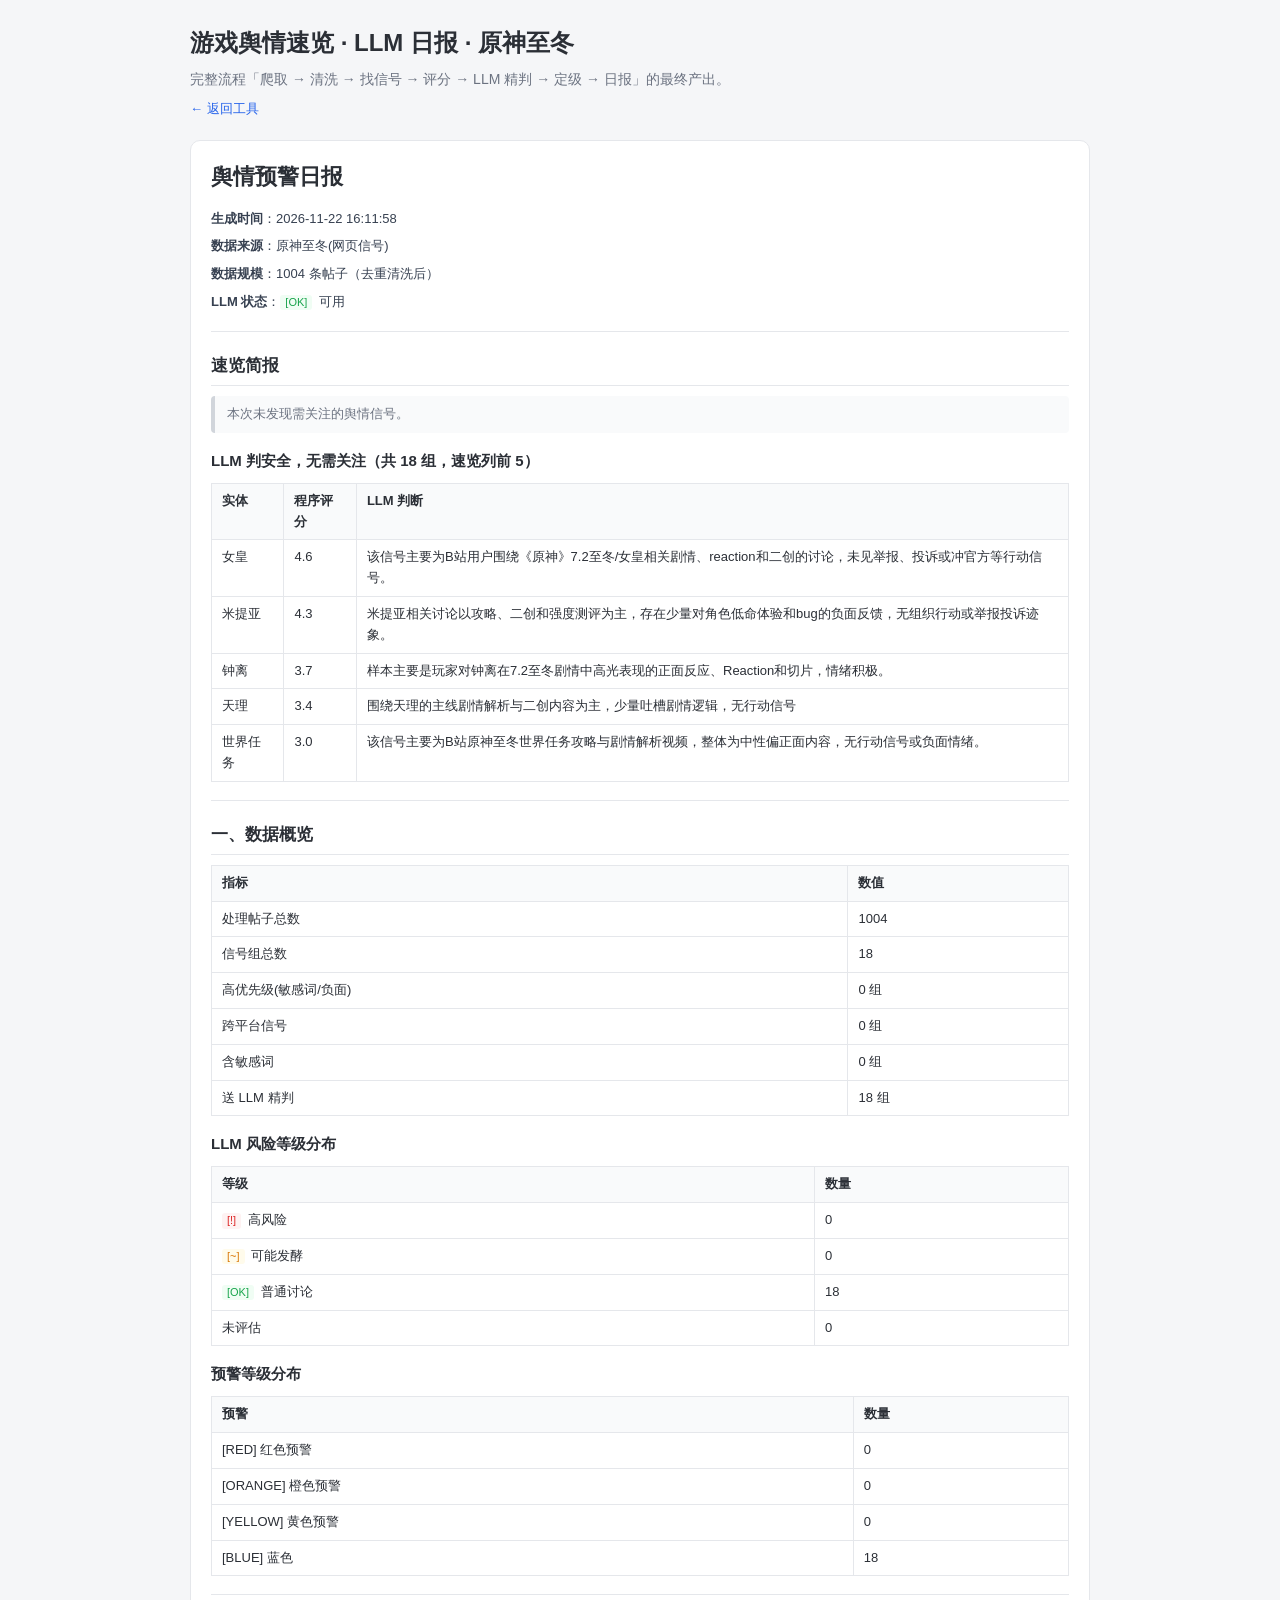
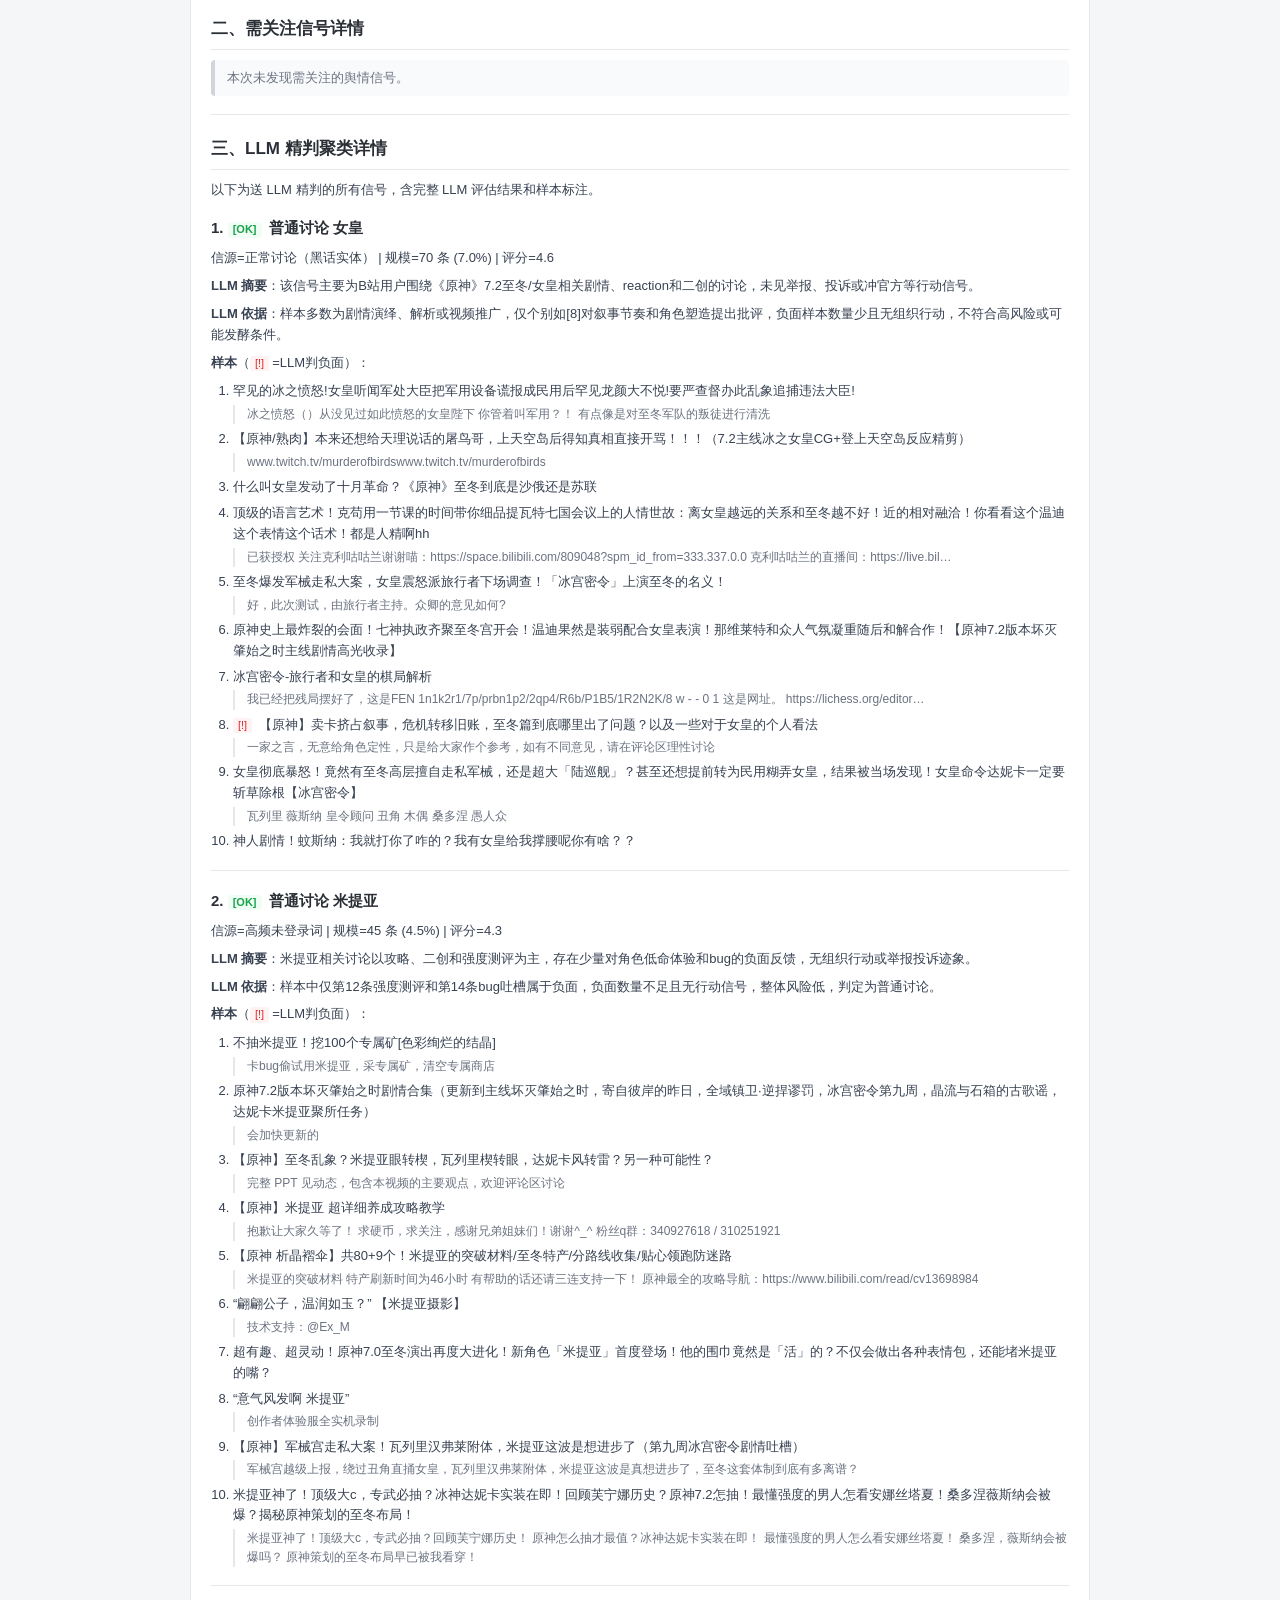
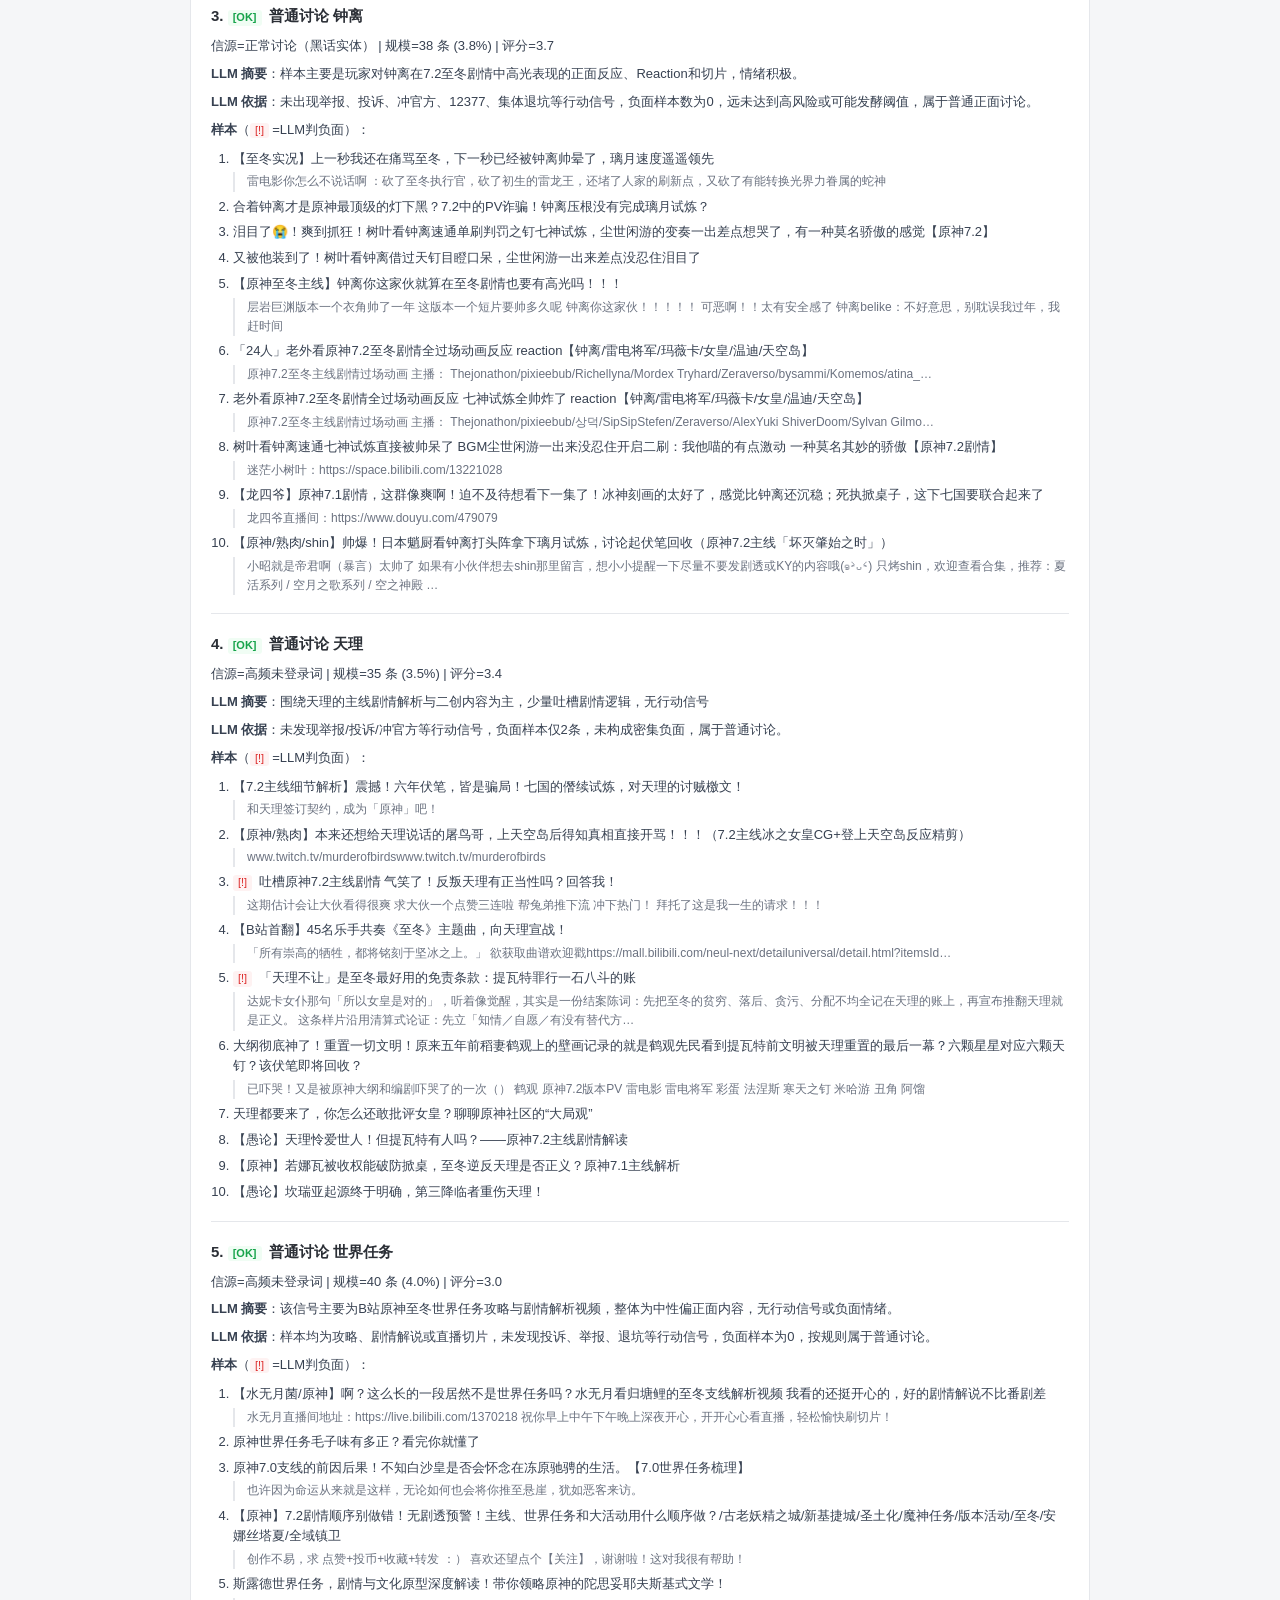
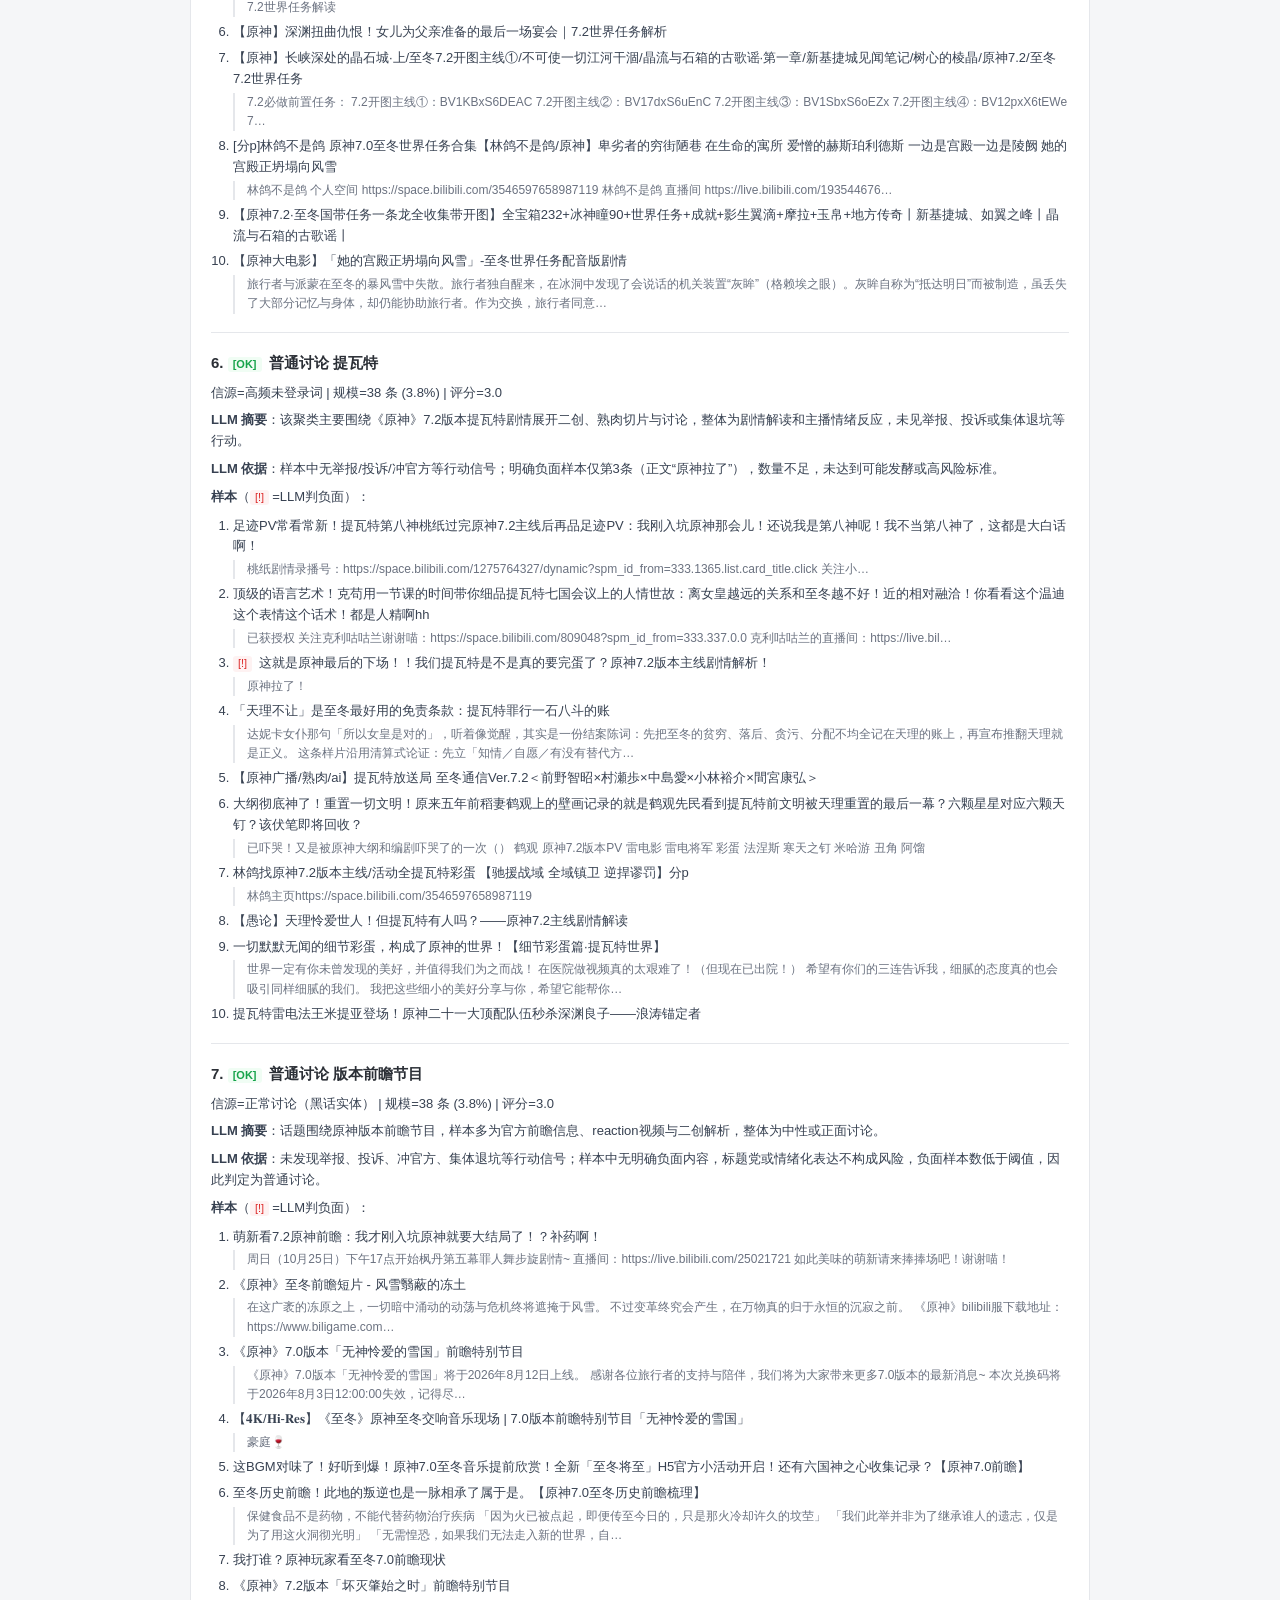
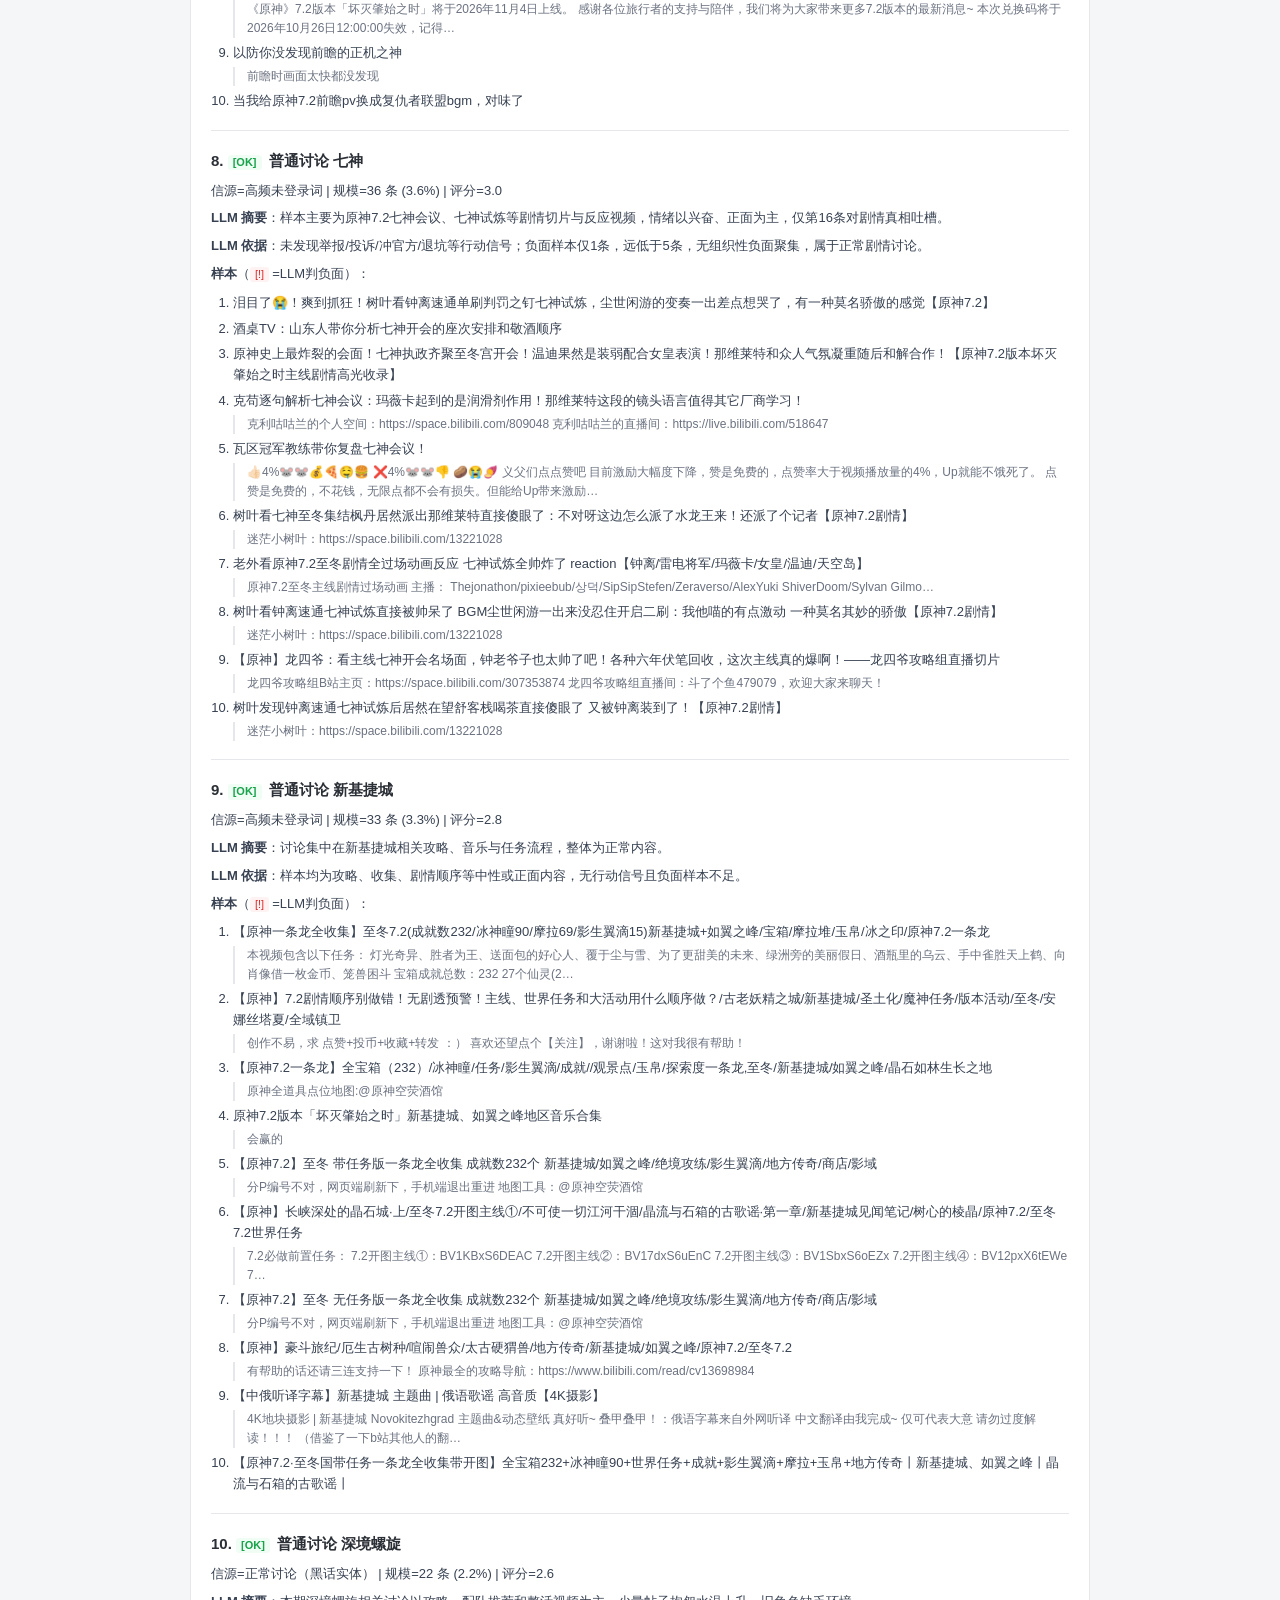
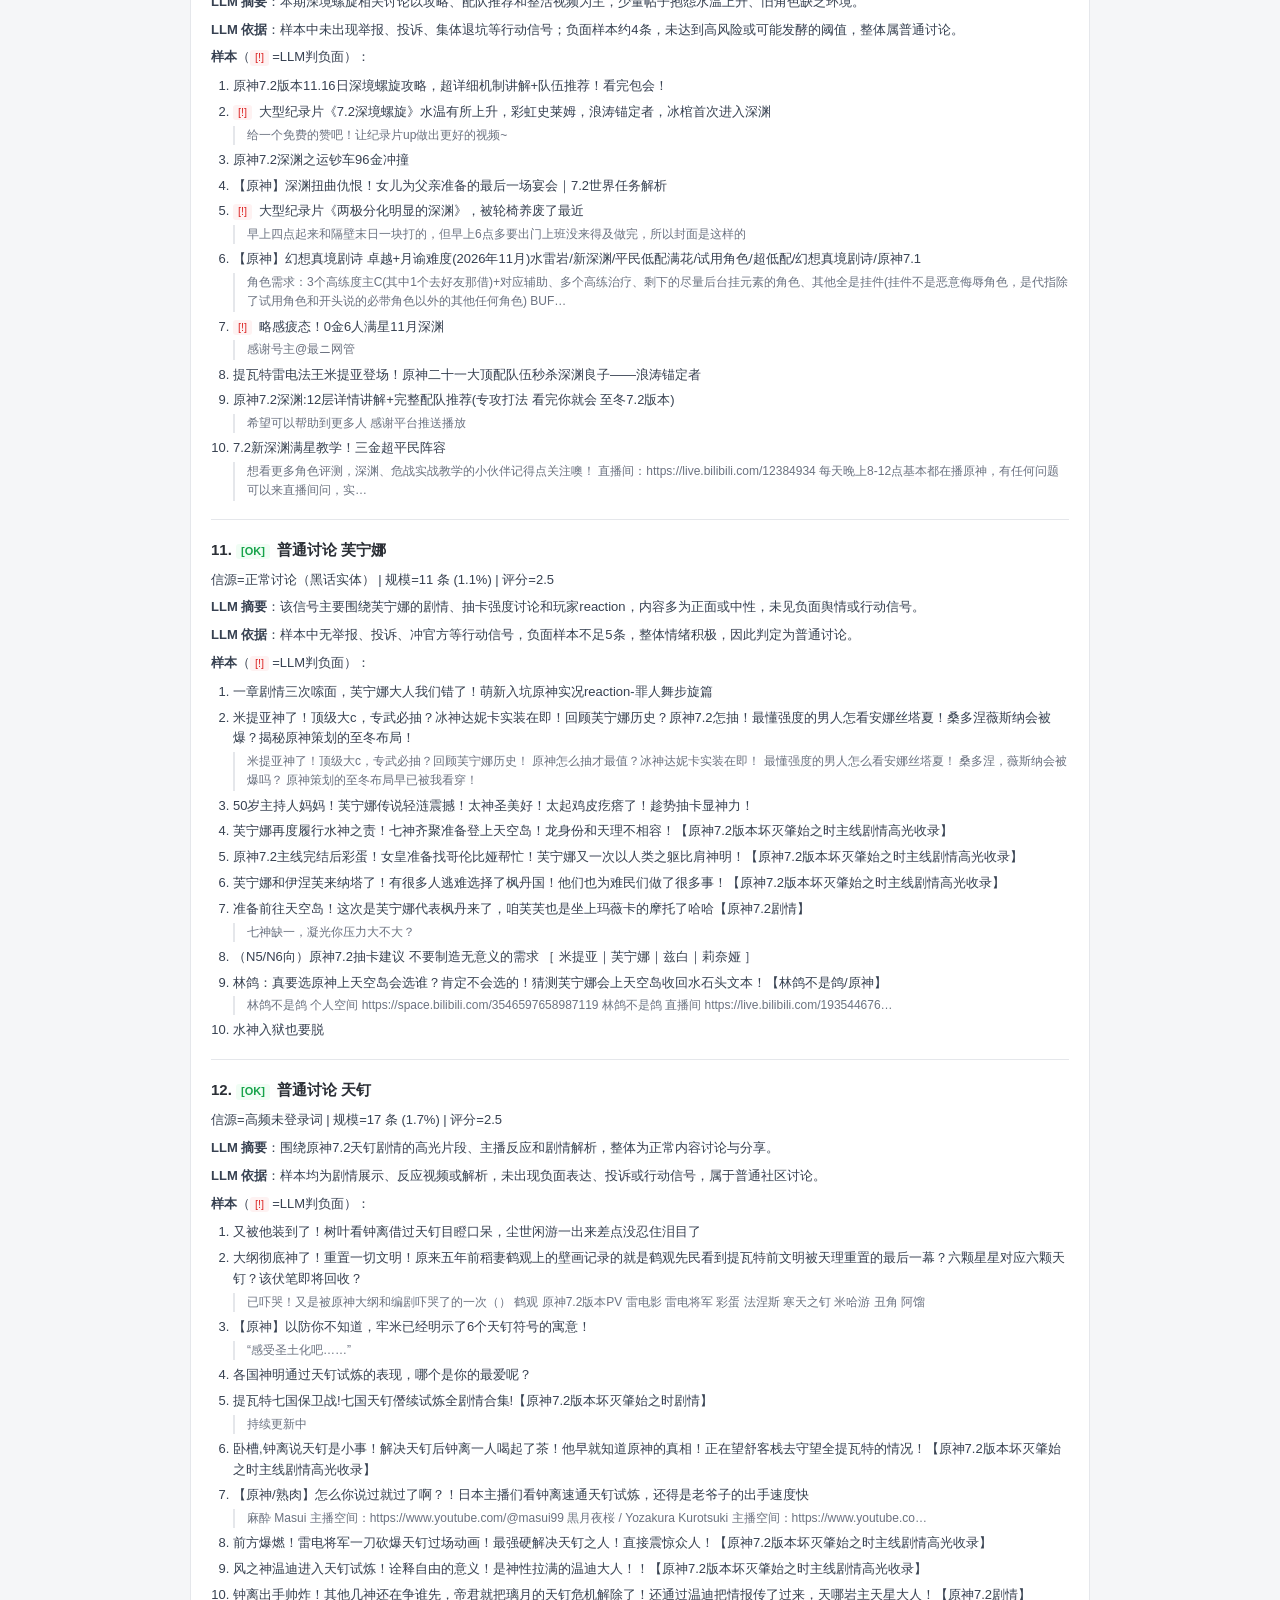
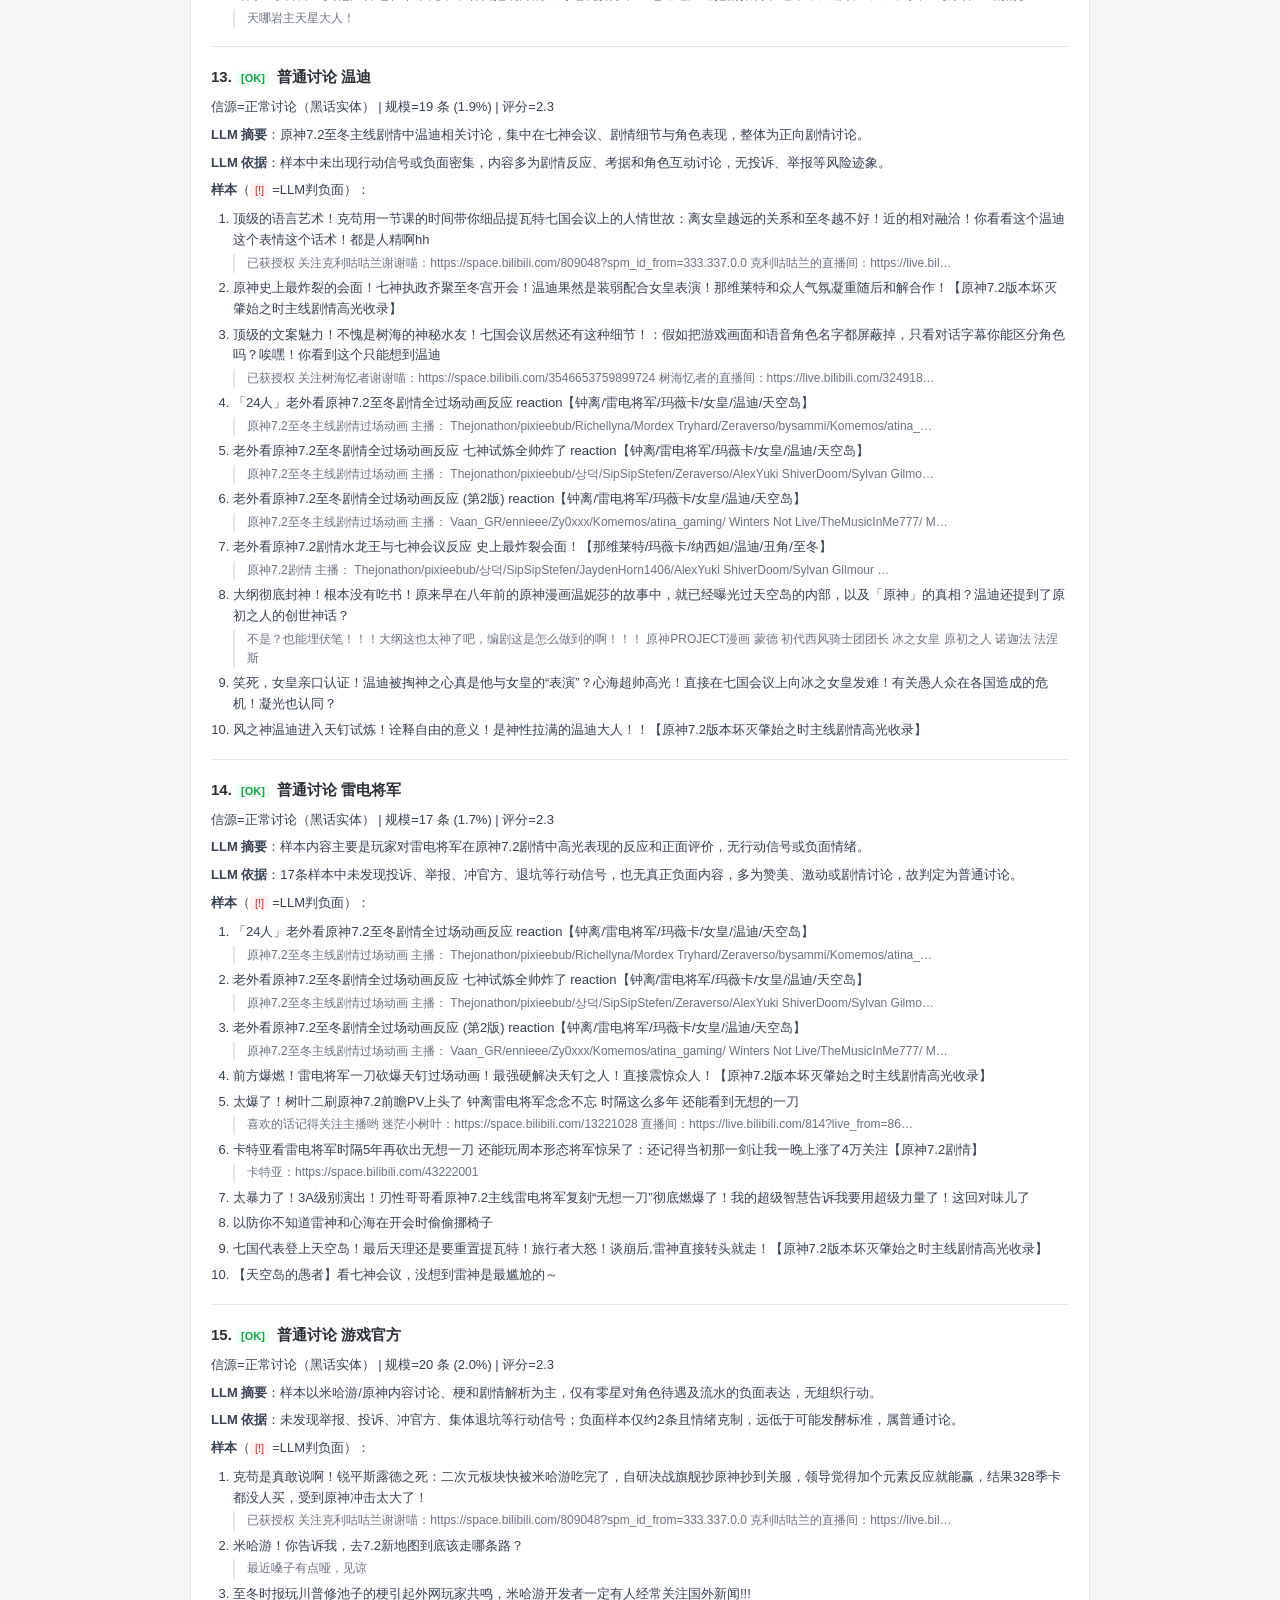
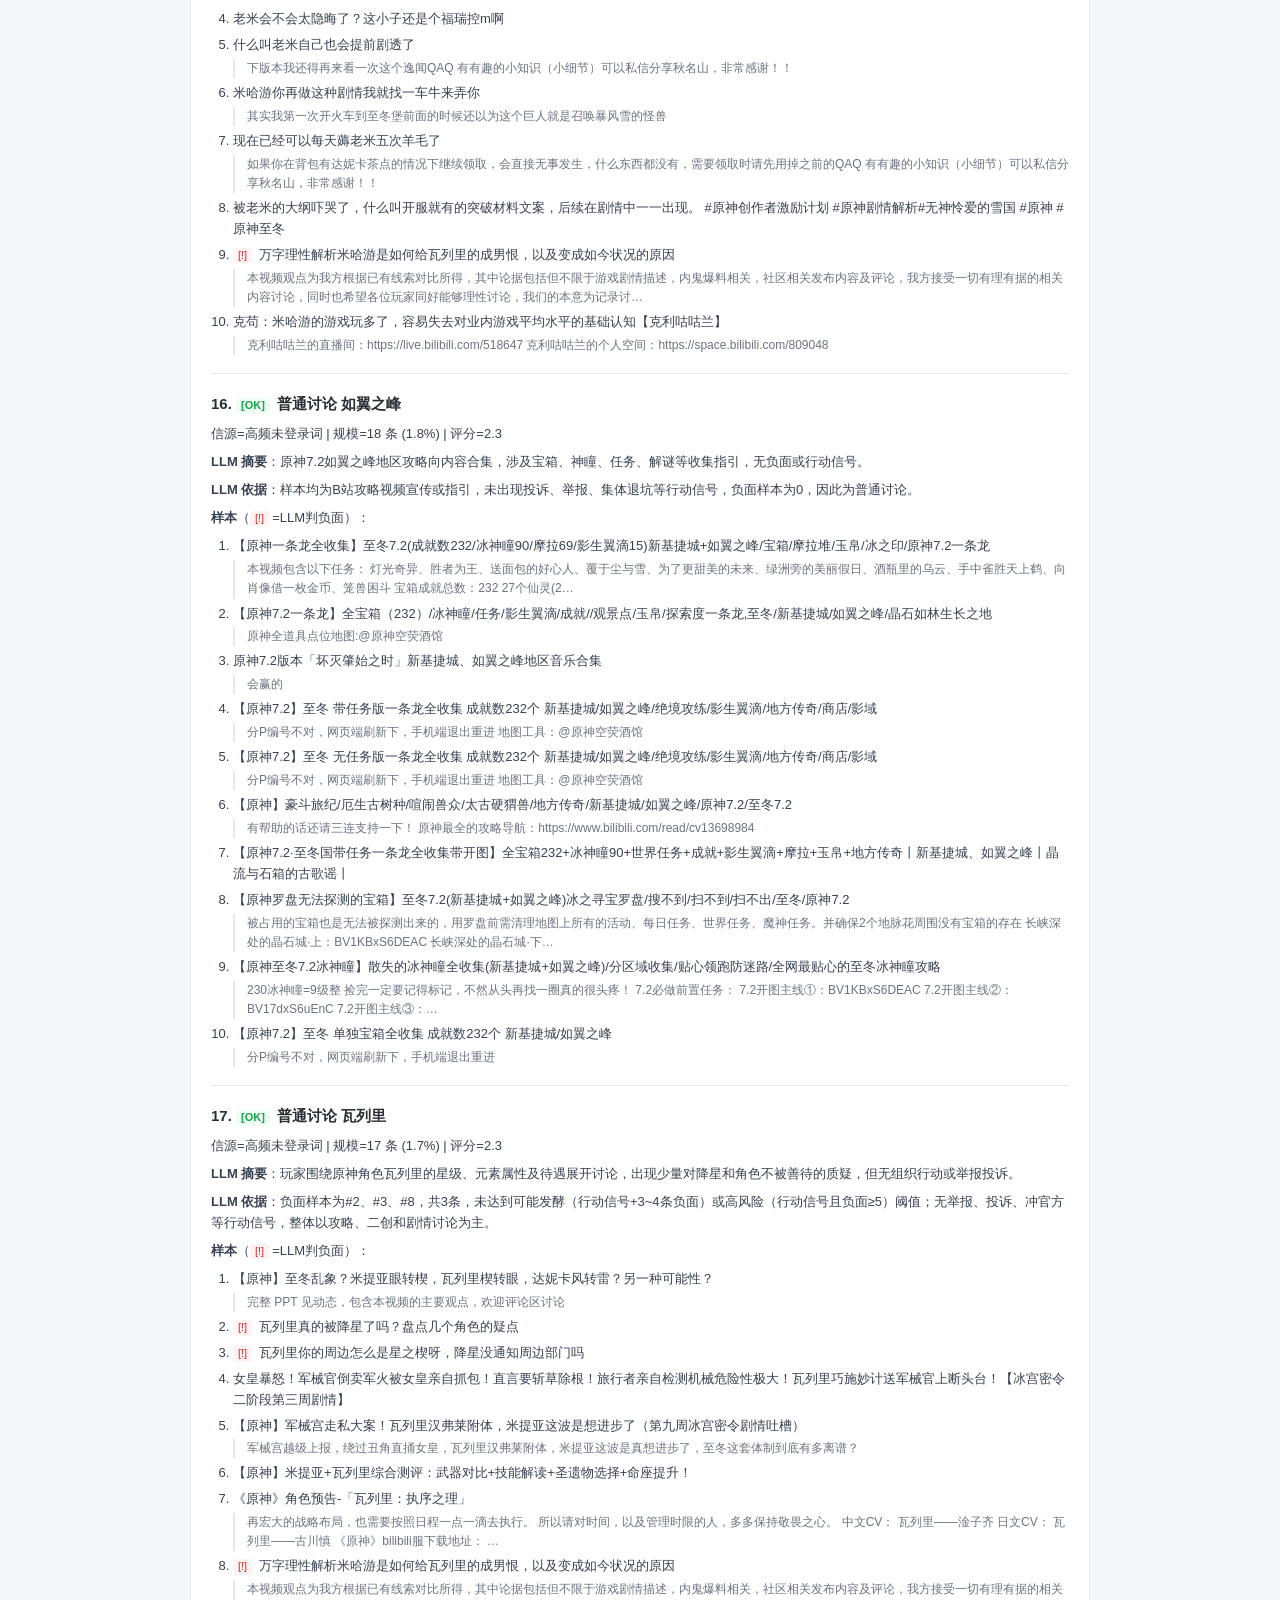
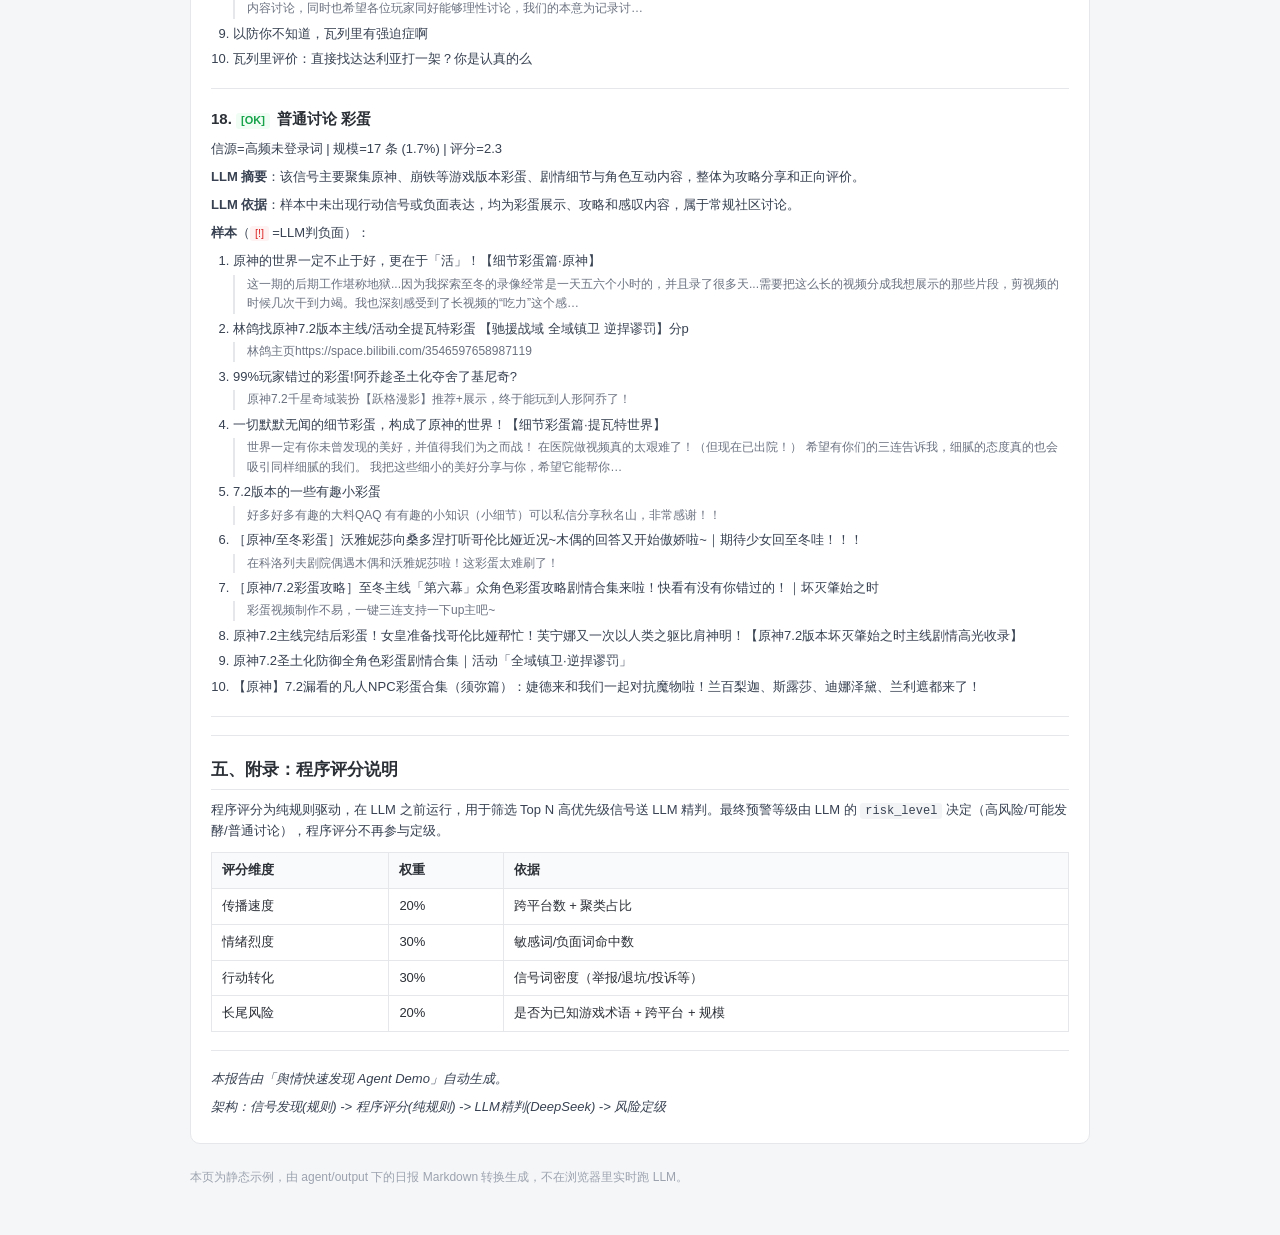
<file: sentiment-tool/daily_原神至冬.html>
<!DOCTYPE html>
<html lang="zh-CN">
<head>
  <meta charset="UTF-8">
  <meta name="viewport" content="width=device-width, initial-scale=1.0">
  <title>游戏舆情速览 · LLM 日报 · 原神至冬</title>
  <link rel="stylesheet" href="style.css">
  <style>
    .report { max-width: 900px; }
    .report h1 { font-size: 22px; margin: 0 0 14px; }
    .report h2 { font-size: 17px; margin: 20px 0 10px; border-bottom: 1px solid #e5e7eb; padding-bottom: 6px; }
    .report h3 { font-size: 15px; margin: 16px 0 8px; }
    .report p { font-size: 13px; color: #374151; margin: 7px 0; }
    .report hr { border: none; border-top: 1px solid #e5e7eb; margin: 18px 0; }
    .report blockquote { background: #f9fafb; border-left: 4px solid #d1d5db; border-radius: 4px; padding: 8px 12px; margin: 10px 0; color: #6b7280; font-size: 13px; }
    .report table { border-collapse: collapse; width: 100%; margin: 10px 0; font-size: 13px; }
    .report th, .report td { border: 1px solid #e5e7eb; padding: 7px 10px; text-align: left; vertical-align: top; }
    .report th { background: #f9fafb; font-weight: 600; }
    .report code { background: #f3f4f6; padding: 1px 5px; border-radius: 3px; font-size: 12px; }
    .report ol.sample-list { margin: 8px 0 10px 22px; }
    .report ol.sample-list li { font-size: 13px; margin: 5px 0; color: #374151; }
    .report .sample-body { margin: 3px 0 3px 0; padding-left: 12px; border-left: 2px solid #e5e7eb; color: #6b7280; font-size: 12px; }
    .tag { display: inline-block; font-size: 11px; line-height: 1.4; padding: 0 5px; border-radius: 3px; margin-right: 3px; }
    .tag-neg { background: #fef2f2; color: #dc2626; }
    .tag-ok { background: #f0fdf4; color: #16a34a; }
    .tag-warn { background: #fffbeb; color: #d97706; }
  </style>
</head>
<body>
  <header>
    <h1>游戏舆情速览 · LLM 日报 · 原神至冬</h1>
    <p class="subtitle">完整流程「爬取 → 清洗 → 找信号 → 评分 → LLM 精判 → 定级 → 日报」的最终产出。</p>
    <a class="guide-link" href="index.html">← 返回工具</a>
  </header>

  <div class="report panel">
<h1>舆情预警日报</h1>
<p><strong>生成时间</strong>：2026-11-22 16:11:58</p>
<p><strong>数据来源</strong>：原神至冬(网页信号)</p>
<p><strong>数据规模</strong>：1004 条帖子（去重清洗后）</p>
<p><strong>LLM 状态</strong>：<span class='tag tag-ok'>[OK]</span> 可用</p>
<hr>
<h2>速览简报</h2>
<blockquote>本次未发现需关注的舆情信号。</blockquote>
<h3>LLM 判安全，无需关注（共 18 组，速览列前 5）</h3>
<table><tr><th>实体</th><th>程序评分</th><th>LLM 判断</th></tr><tr><td>女皇</td><td>4.6</td><td>该信号主要为B站用户围绕《原神》7.2至冬/女皇相关剧情、reaction和二创的讨论，未见举报、投诉或冲官方等行动信号。</td></tr><tr><td>米提亚</td><td>4.3</td><td>米提亚相关讨论以攻略、二创和强度测评为主，存在少量对角色低命体验和bug的负面反馈，无组织行动或举报投诉迹象。</td></tr><tr><td>钟离</td><td>3.7</td><td>样本主要是玩家对钟离在7.2至冬剧情中高光表现的正面反应、Reaction和切片，情绪积极。</td></tr><tr><td>天理</td><td>3.4</td><td>围绕天理的主线剧情解析与二创内容为主，少量吐槽剧情逻辑，无行动信号</td></tr><tr><td>世界任务</td><td>3.0</td><td>该信号主要为B站原神至冬世界任务攻略与剧情解析视频，整体为中性偏正面内容，无行动信号或负面情绪。</td></tr></table>
<hr>
<h2>一、数据概览</h2>
<table><tr><th>指标</th><th>数值</th></tr><tr><td>处理帖子总数</td><td>1004</td></tr><tr><td>信号组总数</td><td>18</td></tr><tr><td>高优先级(敏感词/负面)</td><td>0 组</td></tr><tr><td>跨平台信号</td><td>0 组</td></tr><tr><td>含敏感词</td><td>0 组</td></tr><tr><td>送 LLM 精判</td><td>18 组</td></tr></table>
<h3>LLM 风险等级分布</h3>
<table><tr><th>等级</th><th>数量</th></tr><tr><td><span class='tag tag-neg'>[!]</span> 高风险</td><td>0</td></tr><tr><td><span class='tag tag-warn'>[~]</span> 可能发酵</td><td>0</td></tr><tr><td><span class='tag tag-ok'>[OK]</span> 普通讨论</td><td>18</td></tr><tr><td>未评估</td><td>0</td></tr></table>
<h3>预警等级分布</h3>
<table><tr><th>预警</th><th>数量</th></tr><tr><td>[RED] 红色预警</td><td>0</td></tr><tr><td>[ORANGE] 橙色预警</td><td>0</td></tr><tr><td>[YELLOW] 黄色预警</td><td>0</td></tr><tr><td>[BLUE] 蓝色</td><td>18</td></tr></table>
<hr>
<h2>二、需关注信号详情</h2>
<blockquote>本次未发现需关注的舆情信号。</blockquote>
<hr>
<h2>三、LLM 精判聚类详情</h2>
<p>以下为送 LLM 精判的所有信号，含完整 LLM 评估结果和样本标注。</p>
<h3>1. <span class='tag tag-ok'>[OK]</span> 普通讨论 女皇</h3>
<p>信源=正常讨论（黑话实体） | 规模=70 条 (7.0%) | 评分=4.6</p>
<p><strong>LLM 摘要</strong>：该信号主要为B站用户围绕《原神》7.2至冬/女皇相关剧情、reaction和二创的讨论，未见举报、投诉或冲官方等行动信号。</p>
<p><strong>LLM 依据</strong>：样本多数为剧情演绎、解析或视频推广，仅个别如[8]对叙事节奏和角色塑造提出批评，负面样本数量少且无组织行动，不符合高风险或可能发酵条件。</p>
<p><strong>样本</strong>（<span class='tag tag-neg'>[!]</span>=LLM判负面）：</p>
<ol class='sample-list'>
<li>罕见的冰之愤怒!女皇听闻军处大臣把军用设备谎报成民用后罕见龙颜大不悦!要严查督办此乱象追捕违法大臣!<div class='sample-body'>冰之愤怒（）从没见过如此愤怒的女皇陛下 你管着叫军用？！ 有点像是对至冬军队的叛徒进行清洗</div></li>
<li>【原神/熟肉】本来还想给天理说话的屠鸟哥，上天空岛后得知真相直接开骂！！！（7.2主线冰之女皇CG+登上天空岛反应精剪）<div class='sample-body'>www.twitch.tv/murderofbirdswww.twitch.tv/murderofbirds</div></li>
<li>什么叫女皇发动了十月革命？《原神》至冬到底是沙俄还是苏联</li>
<li>顶级的语言艺术！克苟用一节课的时间带你细品提瓦特七国会议上的人情世故：离女皇越远的关系和至冬越不好！近的相对融洽！你看看这个温迪这个表情这个话术！都是人精啊hh<div class='sample-body'>已获授权 关注克利咕咕兰谢谢喵：https://space.bilibili.com/809048?spm_id_from=333.337.0.0 克利咕咕兰的直播间：https://live.bil…</div></li>
<li>至冬爆发军械走私大案，女皇震怒派旅行者下场调查！「冰宫密令」上演至冬的名义！<div class='sample-body'>好，此次测试，由旅行者主持。众卿的意见如何?</div></li>
<li>原神史上最炸裂的会面！七神执政齐聚至冬宫开会！温迪果然是装弱配合女皇表演！那维莱特和众人气氛凝重随后和解合作！【原神7.2版本坏灭肇始之时主线剧情高光收录】</li>
<li>冰宫密令-旅行者和女皇的棋局解析<div class='sample-body'>我已经把残局摆好了，这是FEN 1n1k2r1/7p/prbn1p2/2qp4/R6b/P1B5/1R2N2K/8 w - - 0 1 这是网址。 https://lichess.org/editor…</div></li>
<li><span class='tag tag-neg'>[!]</span> 【原神】卖卡挤占叙事，危机转移旧账，至冬篇到底哪里出了问题？以及一些对于女皇的个人看法<div class='sample-body'>一家之言，无意给角色定性，只是给大家作个参考，如有不同意见，请在评论区理性讨论</div></li>
<li>女皇彻底暴怒！竟然有至冬高层擅自走私军械，还是超大「陆巡舰」？甚至还想提前转为民用糊弄女皇，结果被当场发现！女皇命令达妮卡一定要斩草除根【冰宫密令】<div class='sample-body'>瓦列里 薇斯纳 皇令顾问 丑角 木偶 桑多涅 愚人众</div></li>
<li>神人剧情！蚊斯纳：我就打你了咋的？我有女皇给我撑腰呢你有啥？？</li>
</ol>
<hr>
<h3>2. <span class='tag tag-ok'>[OK]</span> 普通讨论 米提亚</h3>
<p>信源=高频未登录词 | 规模=45 条 (4.5%) | 评分=4.3</p>
<p><strong>LLM 摘要</strong>：米提亚相关讨论以攻略、二创和强度测评为主，存在少量对角色低命体验和bug的负面反馈，无组织行动或举报投诉迹象。</p>
<p><strong>LLM 依据</strong>：样本中仅第12条强度测评和第14条bug吐槽属于负面，负面数量不足且无行动信号，整体风险低，判定为普通讨论。</p>
<p><strong>样本</strong>（<span class='tag tag-neg'>[!]</span>=LLM判负面）：</p>
<ol class='sample-list'>
<li>不抽米提亚！挖100个专属矿[色彩绚烂的结晶]<div class='sample-body'>卡bug偷试用米提亚，采专属矿，清空专属商店</div></li>
<li>原神7.2版本坏灭肇始之时剧情合集（更新到主线坏灭肇始之时，寄自彼岸的昨日，全域镇卫·逆捍谬罚，冰宫密令第九周，晶流与石箱的古歌谣，达妮卡米提亚聚所任务）<div class='sample-body'>会加快更新的</div></li>
<li>【原神】至冬乱象？米提亚眼转楔，瓦列里楔转眼，达妮卡风转雷？另一种可能性？<div class='sample-body'>完整 PPT 见动态，包含本视频的主要观点，欢迎评论区讨论</div></li>
<li>【原神】米提亚 超详细养成攻略教学<div class='sample-body'>抱歉让大家久等了！ 求硬币，求关注，感谢兄弟姐妹们！谢谢^_^ 粉丝q群：340927618 / 310251921</div></li>
<li>【原神 析晶褶伞】共80+9个！米提亚的突破材料/至冬特产/分路线收集/贴心领跑防迷路<div class='sample-body'>米提亚的突破材料 特产刷新时间为46小时 有帮助的话还请三连支持一下！ 原神最全的攻略导航：https://www.bilibili.com/read/cv13698984</div></li>
<li>“翩翩公子，温润如玉？” 【米提亚摄影】<div class='sample-body'>技术支持：@Ex_M</div></li>
<li>超有趣、超灵动！原神7.0至冬演出再度大进化！新角色「米提亚」首度登场！他的围巾竟然是「活」的？不仅会做出各种表情包，还能堵米提亚的嘴？</li>
<li>“意气风发啊 米提亚”<div class='sample-body'>创作者体验服全实机录制</div></li>
<li>【原神】军械宫走私大案！瓦列里汉弗莱附体，米提亚这波是想进步了（第九周冰宫密令剧情吐槽）<div class='sample-body'>军械宫越级上报，绕过丑角直捅女皇，瓦列里汉弗莱附体，米提亚这波是真想进步了，至冬这套体制到底有多离谱？</div></li>
<li>米提亚神了！顶级大c，专武必抽？冰神达妮卡实装在即！回顾芙宁娜历史？原神7.2怎抽！最懂强度的男人怎看安娜丝塔夏！桑多涅薇斯纳会被爆？揭秘原神策划的至冬布局！<div class='sample-body'>米提亚神了！顶级大c，专武必抽？回顾芙宁娜历史！ 原神怎么抽才最值？冰神达妮卡实装在即！ 最懂强度的男人怎么看安娜丝塔夏！ 桑多涅，薇斯纳会被爆吗？ 原神策划的至冬布局早已被我看穿！</div></li>
</ol>
<hr>
<h3>3. <span class='tag tag-ok'>[OK]</span> 普通讨论 钟离</h3>
<p>信源=正常讨论（黑话实体） | 规模=38 条 (3.8%) | 评分=3.7</p>
<p><strong>LLM 摘要</strong>：样本主要是玩家对钟离在7.2至冬剧情中高光表现的正面反应、Reaction和切片，情绪积极。</p>
<p><strong>LLM 依据</strong>：未出现举报、投诉、冲官方、12377、集体退坑等行动信号，负面样本数为0，远未达到高风险或可能发酵阈值，属于普通正面讨论。</p>
<p><strong>样本</strong>（<span class='tag tag-neg'>[!]</span>=LLM判负面）：</p>
<ol class='sample-list'>
<li>【至冬实况】上一秒我还在痛骂至冬，下一秒已经被钟离帅晕了，璃月速度遥遥领先<div class='sample-body'>雷电影你怎么不说话啊 ：砍了至冬执行官，砍了初生的雷龙王，还堵了人家的刷新点，又砍了有能转换光界力眷属的蛇神</div></li>
<li>合着钟离才是原神最顶级的灯下黑？7.2中的PV诈骗！钟离压根没有完成璃月试炼？</li>
<li>泪目了😭！爽到抓狂！树叶看钟离速通单刷判罚之钉七神试炼，尘世闲游的变奏一出差点想哭了，有一种莫名骄傲的感觉【原神7.2】</li>
<li>又被他装到了！树叶看钟离借过天钉目瞪口呆，尘世闲游一出来差点没忍住泪目了</li>
<li>【原神至冬主线】钟离你这家伙就算在至冬剧情也要有高光吗！！！<div class='sample-body'>层岩巨渊版本一个衣角帅了一年 这版本一个短片要帅多久呢 钟离你这家伙！！！！！ 可恶啊！！太有安全感了 钟离belike：不好意思，别耽误我过年，我赶时间</div></li>
<li>「24人」老外看原神7.2至冬剧情全过场动画反应 reaction【钟离/雷电将军/玛薇卡/女皇/温迪/天空岛】<div class='sample-body'>原神7.2至冬主线剧情过场动画 主播： Thejonathon/pixieebub/Richellyna/Mordex Tryhard/Zeraverso/bysammi/Komemos/atina_…</div></li>
<li>老外看原神7.2至冬剧情全过场动画反应 七神试炼全帅炸了 reaction【钟离/雷电将军/玛薇卡/女皇/温迪/天空岛】<div class='sample-body'>原神7.2至冬主线剧情过场动画 主播： Thejonathon/pixieebub/상덕/SipSipStefen/Zeraverso/AlexYuki ShiverDoom/Sylvan Gilmo…</div></li>
<li>树叶看钟离速通七神试炼直接被帅呆了 BGM尘世闲游一出来没忍住开启二刷：我他喵的有点激动 一种莫名其妙的骄傲【原神7.2剧情】<div class='sample-body'>迷茫小树叶：https://space.bilibili.com/13221028</div></li>
<li>【龙四爷】原神7.1剧情，这群像爽啊！迫不及待想看下一集了！冰神刻画的太好了，感觉比钟离还沉稳；死执掀桌子，这下七国要联合起来了<div class='sample-body'>龙四爷直播间：https://www.douyu.com/479079</div></li>
<li>【原神/熟肉/shin】帅爆！日本魈厨看钟离打头阵拿下璃月试炼，讨论起伏笔回收（原神7.2主线「坏灭肇始之时」）<div class='sample-body'>小昭就是帝君啊（暴言）太帅了 如果有小伙伴想去shin那里留言，想小小提醒一下尽量不要发剧透或KY的内容哦(๑˃̵ᴗ˂̵) 只烤shin，欢迎查看合集，推荐：夏活系列 / 空月之歌系列 / 空之神殿 …</div></li>
</ol>
<hr>
<h3>4. <span class='tag tag-ok'>[OK]</span> 普通讨论 天理</h3>
<p>信源=高频未登录词 | 规模=35 条 (3.5%) | 评分=3.4</p>
<p><strong>LLM 摘要</strong>：围绕天理的主线剧情解析与二创内容为主，少量吐槽剧情逻辑，无行动信号</p>
<p><strong>LLM 依据</strong>：未发现举报/投诉/冲官方等行动信号，负面样本仅2条，未构成密集负面，属于普通讨论。</p>
<p><strong>样本</strong>（<span class='tag tag-neg'>[!]</span>=LLM判负面）：</p>
<ol class='sample-list'>
<li>【7.2主线细节解析】震撼！六年伏笔，皆是骗局！七国的僭续试炼，对天理的讨贼檄文！<div class='sample-body'>和天理签订契约，成为「原神」吧！</div></li>
<li>【原神/熟肉】本来还想给天理说话的屠鸟哥，上天空岛后得知真相直接开骂！！！（7.2主线冰之女皇CG+登上天空岛反应精剪）<div class='sample-body'>www.twitch.tv/murderofbirdswww.twitch.tv/murderofbirds</div></li>
<li><span class='tag tag-neg'>[!]</span> 吐槽原神7.2主线剧情 气笑了！反叛天理有正当性吗？回答我！<div class='sample-body'>这期估计会让大伙看得很爽 求大伙一个点赞三连啦 帮兔弟推下流 冲下热门！ 拜托了这是我一生的请求！！！</div></li>
<li>【B站首翻】45名乐手共奏《至冬》主题曲，向天理宣战！<div class='sample-body'>「所有崇高的牺牲，都将铭刻于坚冰之上。」 欲获取曲谱欢迎戳https://mall.bilibili.com/neul-next/detailuniversal/detail.html?itemsId…</div></li>
<li><span class='tag tag-neg'>[!]</span> 「天理不让」是至冬最好用的免责条款：提瓦特罪行一石八斗的账<div class='sample-body'>达妮卡女仆那句「所以女皇是对的」，听着像觉醒，其实是一份结案陈词：先把至冬的贫穷、落后、贪污、分配不均全记在天理的账上，再宣布推翻天理就是正义。 这条样片沿用清算式论证：先立「知情／自愿／有没有替代方…</div></li>
<li>大纲彻底神了！重置一切文明！原来五年前稻妻鹤观上的壁画记录的就是鹤观先民看到提瓦特前文明被天理重置的最后一幕？六颗星星对应六颗天钉？该伏笔即将回收？<div class='sample-body'>已吓哭！又是被原神大纲和编剧吓哭了的一次（） 鹤观 原神7.2版本PV 雷电影 雷电将军 彩蛋 法涅斯 寒天之钉 米哈游 丑角 阿馏</div></li>
<li>天理都要来了，你怎么还敢批评女皇？聊聊原神社区的“大局观”</li>
<li>【愚论】天理怜爱世人！但提瓦特有人吗？——原神7.2主线剧情解读</li>
<li>【原神】若娜瓦被收权能破防掀桌，至冬逆反天理是否正义？原神7.1主线解析</li>
<li>【愚论】坎瑞亚起源终于明确，第三降临者重伤天理！</li>
</ol>
<hr>
<h3>5. <span class='tag tag-ok'>[OK]</span> 普通讨论 世界任务</h3>
<p>信源=高频未登录词 | 规模=40 条 (4.0%) | 评分=3.0</p>
<p><strong>LLM 摘要</strong>：该信号主要为B站原神至冬世界任务攻略与剧情解析视频，整体为中性偏正面内容，无行动信号或负面情绪。</p>
<p><strong>LLM 依据</strong>：样本均为攻略、剧情解说或直播切片，未发现投诉、举报、退坑等行动信号，负面样本为0，按规则属于普通讨论。</p>
<p><strong>样本</strong>（<span class='tag tag-neg'>[!]</span>=LLM判负面）：</p>
<ol class='sample-list'>
<li>【水无月菌/原神】啊？这么长的一段居然不是世界任务吗？水无月看归塘鲤的至冬支线解析视频 我看的还挺开心的，好的剧情解说不比番剧差<div class='sample-body'>水无月直播间地址：https://live.bilibili.com/1370218 祝你早上中午下午晚上深夜开心，开开心心看直播，轻松愉快刷切片！</div></li>
<li>原神世界任务毛子味有多正？看完你就懂了</li>
<li>原神7.0支线的前因后果！不知白沙皇是否会怀念在冻原驰骋的生活。【7.0世界任务梳理】<div class='sample-body'>也许因为命运从来就是这样，无论如何也会将你推至悬崖，犹如恶客来访。</div></li>
<li>【原神】7.2剧情顺序别做错！无剧透预警！主线、世界任务和大活动用什么顺序做？/古老妖精之城/新基捷城/圣土化/魔神任务/版本活动/至冬/安娜丝塔夏/全域镇卫<div class='sample-body'>创作不易，求 点赞+投币+收藏+转发 ：） 喜欢还望点个【关注】，谢谢啦！这对我很有帮助！</div></li>
<li>斯露德世界任务，剧情与文化原型深度解读！带你领略原神的陀思妥耶夫斯基式文学！<div class='sample-body'>7.2世界任务解读</div></li>
<li>【原神】深渊扭曲仇恨！女儿为父亲准备的最后一场宴会｜7.2世界任务解析</li>
<li>【原神】长峡深处的晶石城·上/至冬7.2开图主线①/不可使一切江河干涸/晶流与石箱的古歌谣·第一章/新基捷城见闻笔记/树心的棱晶/原神7.2/至冬7.2世界任务<div class='sample-body'>7.2必做前置任务： 7.2开图主线①：BV1KBxS6DEAC 7.2开图主线②：BV17dxS6uEnC 7.2开图主线③：BV1SbxS6oEZx 7.2开图主线④：BV12pxX6tEWe 7…</div></li>
<li>[分p]林鸽不是鸽 原神7.0至冬世界任务合集【林鸽不是鸽/原神】卑劣者的穷街陋巷 在生命的寓所 爱憎的赫斯珀利德斯 一边是宫殿一边是陵阙 她的宫殿正坍塌向风雪<div class='sample-body'>林鸽不是鸽 个人空间 https://space.bilibili.com/3546597658987119 林鸽不是鸽 直播间 https://live.bilibili.com/193544676…</div></li>
<li>【原神7.2·至冬国带任务一条龙全收集带开图】全宝箱232+冰神瞳90+世界任务+成就+影生翼滴+摩拉+玉帛+地方传奇丨新基捷城、如翼之峰丨晶流与石箱的古歌谣丨</li>
<li>【原神大电影】「她的宫殿正坍塌向风雪」-至冬世界任务配音版剧情<div class='sample-body'>旅行者与派蒙在至冬的暴风雪中失散。旅行者独自醒来，在冰洞中发现了会说话的机关装置“灰眸”（格赖埃之眼）。灰眸自称为“抵达明日”而被制造，虽丢失了大部分记忆与身体，却仍能协助旅行者。作为交换，旅行者同意…</div></li>
</ol>
<hr>
<h3>6. <span class='tag tag-ok'>[OK]</span> 普通讨论 提瓦特</h3>
<p>信源=高频未登录词 | 规模=38 条 (3.8%) | 评分=3.0</p>
<p><strong>LLM 摘要</strong>：该聚类主要围绕《原神》7.2版本提瓦特剧情展开二创、熟肉切片与讨论，整体为剧情解读和主播情绪反应，未见举报、投诉或集体退坑等行动。</p>
<p><strong>LLM 依据</strong>：样本中无举报/投诉/冲官方等行动信号；明确负面样本仅第3条（正文“原神拉了”），数量不足，未达到可能发酵或高风险标准。</p>
<p><strong>样本</strong>（<span class='tag tag-neg'>[!]</span>=LLM判负面）：</p>
<ol class='sample-list'>
<li>足迹PV常看常新！提瓦特第八神桃纸过完原神7.2主线后再品足迹PV：我刚入坑原神那会儿！还说我是第八神呢！我不当第八神了，这都是大白话啊！<div class='sample-body'>桃纸剧情录播号：https://space.bilibili.com/1275764327/dynamic?spm_id_from=333.1365.list.card_title.click 关注小…</div></li>
<li>顶级的语言艺术！克苟用一节课的时间带你细品提瓦特七国会议上的人情世故：离女皇越远的关系和至冬越不好！近的相对融洽！你看看这个温迪这个表情这个话术！都是人精啊hh<div class='sample-body'>已获授权 关注克利咕咕兰谢谢喵：https://space.bilibili.com/809048?spm_id_from=333.337.0.0 克利咕咕兰的直播间：https://live.bil…</div></li>
<li><span class='tag tag-neg'>[!]</span> 这就是原神最后的下场！！我们提瓦特是不是真的要完蛋了？原神7.2版本主线剧情解析！<div class='sample-body'>原神拉了！</div></li>
<li>「天理不让」是至冬最好用的免责条款：提瓦特罪行一石八斗的账<div class='sample-body'>达妮卡女仆那句「所以女皇是对的」，听着像觉醒，其实是一份结案陈词：先把至冬的贫穷、落后、贪污、分配不均全记在天理的账上，再宣布推翻天理就是正义。 这条样片沿用清算式论证：先立「知情／自愿／有没有替代方…</div></li>
<li>【原神广播/熟肉/ai】提瓦特放送局 至冬通信Ver.7.2＜前野智昭×村瀬歩×中島愛×小林裕介×間宮康弘＞</li>
<li>大纲彻底神了！重置一切文明！原来五年前稻妻鹤观上的壁画记录的就是鹤观先民看到提瓦特前文明被天理重置的最后一幕？六颗星星对应六颗天钉？该伏笔即将回收？<div class='sample-body'>已吓哭！又是被原神大纲和编剧吓哭了的一次（） 鹤观 原神7.2版本PV 雷电影 雷电将军 彩蛋 法涅斯 寒天之钉 米哈游 丑角 阿馏</div></li>
<li>林鸽找原神7.2版本主线/活动全提瓦特彩蛋 【驰援战域 全域镇卫 逆捍谬罚】分p<div class='sample-body'>林鸽主页https://space.bilibili.com/3546597658987119</div></li>
<li>【愚论】天理怜爱世人！但提瓦特有人吗？——原神7.2主线剧情解读</li>
<li>一切默默无闻的细节彩蛋，构成了原神的世界！【细节彩蛋篇·提瓦特世界】<div class='sample-body'>世界一定有你未曾发现的美好，并值得我们为之而战！ 在医院做视频真的太艰难了！（但现在已出院！） 希望有你们的三连告诉我，细腻的态度真的也会吸引同样细腻的我们。 我把这些细小的美好分享与你，希望它能帮你…</div></li>
<li>提瓦特雷电法王米提亚登场！原神二十一大顶配队伍秒杀深渊良子——浪涛锚定者</li>
</ol>
<hr>
<h3>7. <span class='tag tag-ok'>[OK]</span> 普通讨论 版本前瞻节目</h3>
<p>信源=正常讨论（黑话实体） | 规模=38 条 (3.8%) | 评分=3.0</p>
<p><strong>LLM 摘要</strong>：话题围绕原神版本前瞻节目，样本多为官方前瞻信息、reaction视频与二创解析，整体为中性或正面讨论。</p>
<p><strong>LLM 依据</strong>：未发现举报、投诉、冲官方、集体退坑等行动信号；样本中无明确负面内容，标题党或情绪化表达不构成风险，负面样本数低于阈值，因此判定为普通讨论。</p>
<p><strong>样本</strong>（<span class='tag tag-neg'>[!]</span>=LLM判负面）：</p>
<ol class='sample-list'>
<li>萌新看7.2原神前瞻：我才刚入坑原神就要大结局了！？补药啊！<div class='sample-body'>周日（10月25日）下午17点开始枫丹第五幕罪人舞步旋剧情~ 直播间：https://live.bilibili.com/25021721 如此美味的萌新请来捧捧场吧！谢谢喵！</div></li>
<li>《原神》至冬前瞻短片 - 风雪翳蔽的冻土<div class='sample-body'>在这广袤的冻原之上，一切暗中涌动的动荡与危机终将遮掩于风雪。 不过变革终究会产生，在万物真的归于永恒的沉寂之前。 《原神》bilibili服下载地址： https://www.biligame.com…</div></li>
<li>《原神》7.0版本「无神怜爱的雪国」前瞻特别节目<div class='sample-body'>《原神》7.0版本「无神怜爱的雪国」将于2026年8月12日上线。 感谢各位旅行者的支持与陪伴，我们将为大家带来更多7.0版本的最新消息~ 本次兑换码将于2026年8月3日12:00:00失效，记得尽…</div></li>
<li>【𝟒𝐊/𝐇𝐢-𝐑𝐞𝐬】《至冬》原神至冬交响音乐现场 | 7.0版本前瞻特别节目「无神怜爱的雪国」<div class='sample-body'>豪庭🍷</div></li>
<li>这BGM对味了！好听到爆！原神7.0至冬音乐提前欣赏！全新「至冬将至」H5官方小活动开启！还有六国神之心收集记录？【原神7.0前瞻】</li>
<li>至冬历史前瞻！此地的叛逆也是一脉相承了属于是。【原神7.0至冬历史前瞻梳理】<div class='sample-body'>保健食品不是药物，不能代替药物治疗疾病 「因为火已被点起，即便传至今日的，只是那火冷却许久的坟茔」 「我们此举并非为了继承谁人的遗志，仅是为了用这火洞彻光明」 「无需惶恐，如果我们无法走入新的世界，自…</div></li>
<li>我打谁？原神玩家看至冬7.0前瞻现状</li>
<li>《原神》7.2版本「坏灭肇始之时」前瞻特别节目<div class='sample-body'>《原神》7.2版本「坏灭肇始之时」将于2026年11月4日上线。 感谢各位旅行者的支持与陪伴，我们将为大家带来更多7.2版本的最新消息~ 本次兑换码将于2026年10月26日12:00:00失效，记得…</div></li>
<li>以防你没发现前瞻的正机之神<div class='sample-body'>前瞻时画面太快都没发现</div></li>
<li>当我给原神7.2前瞻pv换成复仇者联盟bgm，对味了</li>
</ol>
<hr>
<h3>8. <span class='tag tag-ok'>[OK]</span> 普通讨论 七神</h3>
<p>信源=高频未登录词 | 规模=36 条 (3.6%) | 评分=3.0</p>
<p><strong>LLM 摘要</strong>：样本主要为原神7.2七神会议、七神试炼等剧情切片与反应视频，情绪以兴奋、正面为主，仅第16条对剧情真相吐槽。</p>
<p><strong>LLM 依据</strong>：未发现举报/投诉/冲官方/退坑等行动信号；负面样本仅1条，远低于5条，无组织性负面聚集，属于正常剧情讨论。</p>
<p><strong>样本</strong>（<span class='tag tag-neg'>[!]</span>=LLM判负面）：</p>
<ol class='sample-list'>
<li>泪目了😭！爽到抓狂！树叶看钟离速通单刷判罚之钉七神试炼，尘世闲游的变奏一出差点想哭了，有一种莫名骄傲的感觉【原神7.2】</li>
<li>酒桌TV：山东人带你分析七神开会的座次安排和敬酒顺序</li>
<li>原神史上最炸裂的会面！七神执政齐聚至冬宫开会！温迪果然是装弱配合女皇表演！那维莱特和众人气氛凝重随后和解合作！【原神7.2版本坏灭肇始之时主线剧情高光收录】</li>
<li>克苟逐句解析七神会议：玛薇卡起到的是润滑剂作用！那维莱特这段的镜头语言值得其它厂商学习！<div class='sample-body'>克利咕咕兰的个人空间：https://space.bilibili.com/809048 克利咕咕兰的直播间：https://live.bilibili.com/518647</div></li>
<li>瓦区冠军教练带你复盘七神会议！<div class='sample-body'>👍🏻4%🐭🐭💰🍕🤤🍔 ❌4%🐭🐭👎 🥔😭🍠 义父们点点赞吧 目前激励大幅度下降，赞是免费的，点赞率大于视频播放量的4%，Up就能不饿死了。 点赞是免费的，不花钱，无限点都不会有损失。但能给Up带来激励…</div></li>
<li>树叶看七神至冬集结枫丹居然派出那维莱特直接傻眼了：不对呀这边怎么派了水龙王来！还派了个记者【原神7.2剧情】<div class='sample-body'>迷茫小树叶：https://space.bilibili.com/13221028</div></li>
<li>老外看原神7.2至冬剧情全过场动画反应 七神试炼全帅炸了 reaction【钟离/雷电将军/玛薇卡/女皇/温迪/天空岛】<div class='sample-body'>原神7.2至冬主线剧情过场动画 主播： Thejonathon/pixieebub/상덕/SipSipStefen/Zeraverso/AlexYuki ShiverDoom/Sylvan Gilmo…</div></li>
<li>树叶看钟离速通七神试炼直接被帅呆了 BGM尘世闲游一出来没忍住开启二刷：我他喵的有点激动 一种莫名其妙的骄傲【原神7.2剧情】<div class='sample-body'>迷茫小树叶：https://space.bilibili.com/13221028</div></li>
<li>【原神】龙四爷：看主线七神开会名场面，钟老爷子也太帅了吧！各种六年伏笔回收，这次主线真的爆啊！——龙四爷攻略组直播切片<div class='sample-body'>龙四爷攻略组B站主页：https://space.bilibili.com/307353874 龙四爷攻略组直播间：斗了个鱼479079，欢迎大家来聊天！</div></li>
<li>树叶发现钟离速通七神试炼后居然在望舒客栈喝茶直接傻眼了 又被钟离装到了！【原神7.2剧情】<div class='sample-body'>迷茫小树叶：https://space.bilibili.com/13221028</div></li>
</ol>
<hr>
<h3>9. <span class='tag tag-ok'>[OK]</span> 普通讨论 新基捷城</h3>
<p>信源=高频未登录词 | 规模=33 条 (3.3%) | 评分=2.8</p>
<p><strong>LLM 摘要</strong>：讨论集中在新基捷城相关攻略、音乐与任务流程，整体为正常内容。</p>
<p><strong>LLM 依据</strong>：样本均为攻略、收集、剧情顺序等中性或正面内容，无行动信号且负面样本不足。</p>
<p><strong>样本</strong>（<span class='tag tag-neg'>[!]</span>=LLM判负面）：</p>
<ol class='sample-list'>
<li>【原神一条龙全收集】至冬7.2(成就数232/冰神瞳90/摩拉69/影生翼滴15)新基捷城+如翼之峰/宝箱/摩拉堆/玉帛/冰之印/原神7.2一条龙<div class='sample-body'>本视频包含以下任务： 灯光奇异、胜者为王、送面包的好心人、覆于尘与雪、为了更甜美的未来、绿洲旁的美丽假日、酒瓶里的乌云、手中雀胜天上鹤、向肖像借一枚金币、笼兽困斗 宝箱成就总数：232 27个仙灵(2…</div></li>
<li>【原神】7.2剧情顺序别做错！无剧透预警！主线、世界任务和大活动用什么顺序做？/古老妖精之城/新基捷城/圣土化/魔神任务/版本活动/至冬/安娜丝塔夏/全域镇卫<div class='sample-body'>创作不易，求 点赞+投币+收藏+转发 ：） 喜欢还望点个【关注】，谢谢啦！这对我很有帮助！</div></li>
<li>【原神7.2一条龙】全宝箱（232）/冰神瞳/任务/影生翼滴/成就//观景点/玉帛/探索度一条龙,至冬/新基捷城/如翼之峰/晶石如林生长之地<div class='sample-body'>原神全道具点位地图:@原神空荧酒馆</div></li>
<li>原神7.2版本「坏灭肇始之时」新基捷城、如翼之峰地区音乐合集<div class='sample-body'>会赢的</div></li>
<li>【原神7.2】至冬 带任务版一条龙全收集 成就数232个 新基捷城/如翼之峰/绝境攻练/影生翼滴/地方传奇/商店/影域<div class='sample-body'>分P编号不对，网页端刷新下，手机端退出重进 地图工具：@原神空荧酒馆</div></li>
<li>【原神】长峡深处的晶石城·上/至冬7.2开图主线①/不可使一切江河干涸/晶流与石箱的古歌谣·第一章/新基捷城见闻笔记/树心的棱晶/原神7.2/至冬7.2世界任务<div class='sample-body'>7.2必做前置任务： 7.2开图主线①：BV1KBxS6DEAC 7.2开图主线②：BV17dxS6uEnC 7.2开图主线③：BV1SbxS6oEZx 7.2开图主线④：BV12pxX6tEWe 7…</div></li>
<li>【原神7.2】至冬 无任务版一条龙全收集 成就数232个 新基捷城/如翼之峰/绝境攻练/影生翼滴/地方传奇/商店/影域<div class='sample-body'>分P编号不对，网页端刷新下，手机端退出重进 地图工具：@原神空荧酒馆</div></li>
<li>【原神】豪斗旅纪/厄生古树种/喧闹兽众/太古硬猬兽/地方传奇/新基捷城/如翼之峰/原神7.2/至冬7.2<div class='sample-body'>有帮助的话还请三连支持一下！ 原神最全的攻略导航：https://www.bilibili.com/read/cv13698984</div></li>
<li>【中俄听译字幕】新基捷城 主题曲 | 俄语歌谣 高音质【4K摄影】<div class='sample-body'>4K地块摄影 | 新基捷城 Novokitezhgrad 主题曲&amp;动态壁纸 真好听~ 叠甲叠甲！：俄语字幕来自外网听译 中文翻译由我完成~ 仅可代表大意 请勿过度解读！！！ （借鉴了一下b站其他人的翻…</div></li>
<li>【原神7.2·至冬国带任务一条龙全收集带开图】全宝箱232+冰神瞳90+世界任务+成就+影生翼滴+摩拉+玉帛+地方传奇丨新基捷城、如翼之峰丨晶流与石箱的古歌谣丨</li>
</ol>
<hr>
<h3>10. <span class='tag tag-ok'>[OK]</span> 普通讨论 深境螺旋</h3>
<p>信源=正常讨论（黑话实体） | 规模=22 条 (2.2%) | 评分=2.6</p>
<p><strong>LLM 摘要</strong>：本期深境螺旋相关讨论以攻略、配队推荐和整活视频为主，少量帖子抱怨水温上升、旧角色缺乏环境。</p>
<p><strong>LLM 依据</strong>：样本中未出现举报、投诉、集体退坑等行动信号；负面样本约4条，未达到高风险或可能发酵的阈值，整体属普通讨论。</p>
<p><strong>样本</strong>（<span class='tag tag-neg'>[!]</span>=LLM判负面）：</p>
<ol class='sample-list'>
<li>原神7.2版本11.16日深境螺旋攻略，超详细机制讲解+队伍推荐！看完包会！</li>
<li><span class='tag tag-neg'>[!]</span> 大型纪录片《7.2深境螺旋》水温有所上升，彩虹史莱姆，浪涛锚定者，冰棺首次进入深渊<div class='sample-body'>给一个免费的赞吧！让纪录片up做出更好的视频~</div></li>
<li>原神7.2深渊之运钞车96金冲撞</li>
<li>【原神】深渊扭曲仇恨！女儿为父亲准备的最后一场宴会｜7.2世界任务解析</li>
<li><span class='tag tag-neg'>[!]</span> 大型纪录片《两极分化明显的深渊》，被轮椅养废了最近<div class='sample-body'>早上四点起来和隔壁末日一块打的，但早上6点多要出门上班没来得及做完，所以封面是这样的</div></li>
<li>【原神】幻想真境剧诗 卓越+月谕难度(2026年11月)水雷岩/新深渊/平民低配满花/试用角色/超低配/幻想真境剧诗/原神7.1<div class='sample-body'>角色需求：3个高练度主C(其中1个去好友那借)+对应辅助、多个高练治疗、剩下的尽量后台挂元素的角色、其他全是挂件(挂件不是恶意侮辱角色，是代指除了试用角色和开头说的必带角色以外的其他任何角色) BUF…</div></li>
<li><span class='tag tag-neg'>[!]</span> 略感疲态！0金6人满星11月深渊<div class='sample-body'>感谢号主@最ニ网管</div></li>
<li>提瓦特雷电法王米提亚登场！原神二十一大顶配队伍秒杀深渊良子——浪涛锚定者</li>
<li>原神7.2深渊:12层详情讲解+完整配队推荐(专攻打法 看完你就会 至冬7.2版本)<div class='sample-body'>希望可以帮助到更多人 感谢平台推送播放</div></li>
<li>7.2新深渊满星教学！三金超平民阵容<div class='sample-body'>想看更多角色评测，深渊、危战实战教学的小伙伴记得点关注噢！ 直播间：https://live.bilibili.com/12384934 每天晚上8-12点基本都在播原神，有任何问题可以来直播间问，实…</div></li>
</ol>
<hr>
<h3>11. <span class='tag tag-ok'>[OK]</span> 普通讨论 芙宁娜</h3>
<p>信源=正常讨论（黑话实体） | 规模=11 条 (1.1%) | 评分=2.5</p>
<p><strong>LLM 摘要</strong>：该信号主要围绕芙宁娜的剧情、抽卡强度讨论和玩家reaction，内容多为正面或中性，未见负面舆情或行动信号。</p>
<p><strong>LLM 依据</strong>：样本中无举报、投诉、冲官方等行动信号，负面样本不足5条，整体情绪积极，因此判定为普通讨论。</p>
<p><strong>样本</strong>（<span class='tag tag-neg'>[!]</span>=LLM判负面）：</p>
<ol class='sample-list'>
<li>一章剧情三次嗦面，芙宁娜大人我们错了！萌新入坑原神实况reaction-罪人舞步旋篇</li>
<li>米提亚神了！顶级大c，专武必抽？冰神达妮卡实装在即！回顾芙宁娜历史？原神7.2怎抽！最懂强度的男人怎看安娜丝塔夏！桑多涅薇斯纳会被爆？揭秘原神策划的至冬布局！<div class='sample-body'>米提亚神了！顶级大c，专武必抽？回顾芙宁娜历史！ 原神怎么抽才最值？冰神达妮卡实装在即！ 最懂强度的男人怎么看安娜丝塔夏！ 桑多涅，薇斯纳会被爆吗？ 原神策划的至冬布局早已被我看穿！</div></li>
<li>50岁主持人妈妈！芙宁娜传说轻涟震撼！太神圣美好！太起鸡皮疙瘩了！趁势抽卡显神力！</li>
<li>芙宁娜再度履行水神之责！七神齐聚准备登上天空岛！龙身份和天理不相容！【原神7.2版本坏灭肇始之时主线剧情高光收录】</li>
<li>原神7.2主线完结后彩蛋！女皇准备找哥伦比娅帮忙！芙宁娜又一次以人类之躯比肩神明！【原神7.2版本坏灭肇始之时主线剧情高光收录】</li>
<li>芙宁娜和伊涅芙来纳塔了！有很多人逃难选择了枫丹国！他们也为难民们做了很多事！【原神7.2版本坏灭肇始之时主线剧情高光收录】</li>
<li>准备前往天空岛！这次是芙宁娜代表枫丹来了，咱芙芙也是坐上玛薇卡的摩托了哈哈【原神7.2剧情】<div class='sample-body'>七神缺一，凝光你压力大不大？</div></li>
<li>（N5/N6向）原神7.2抽卡建议 不要制造无意义的需求 ［ 米提亚｜芙宁娜｜兹白｜莉奈娅 ］</li>
<li>林鸽：真要选原神上天空岛会选谁？肯定不会选的！猜测芙宁娜会上天空岛收回水石头文本！【林鸽不是鸽/原神】<div class='sample-body'>林鸽不是鸽 个人空间 https://space.bilibili.com/3546597658987119 林鸽不是鸽 直播间 https://live.bilibili.com/193544676…</div></li>
<li>水神入狱也要脱</li>
</ol>
<hr>
<h3>12. <span class='tag tag-ok'>[OK]</span> 普通讨论 天钉</h3>
<p>信源=高频未登录词 | 规模=17 条 (1.7%) | 评分=2.5</p>
<p><strong>LLM 摘要</strong>：围绕原神7.2天钉剧情的高光片段、主播反应和剧情解析，整体为正常内容讨论与分享。</p>
<p><strong>LLM 依据</strong>：样本均为剧情展示、反应视频或解析，未出现负面表达、投诉或行动信号，属于普通社区讨论。</p>
<p><strong>样本</strong>（<span class='tag tag-neg'>[!]</span>=LLM判负面）：</p>
<ol class='sample-list'>
<li>又被他装到了！树叶看钟离借过天钉目瞪口呆，尘世闲游一出来差点没忍住泪目了</li>
<li>大纲彻底神了！重置一切文明！原来五年前稻妻鹤观上的壁画记录的就是鹤观先民看到提瓦特前文明被天理重置的最后一幕？六颗星星对应六颗天钉？该伏笔即将回收？<div class='sample-body'>已吓哭！又是被原神大纲和编剧吓哭了的一次（） 鹤观 原神7.2版本PV 雷电影 雷电将军 彩蛋 法涅斯 寒天之钉 米哈游 丑角 阿馏</div></li>
<li>【原神】以防你不知道，牢米已经明示了6个天钉符号的寓意！<div class='sample-body'>“感受圣土化吧……”</div></li>
<li>各国神明通过天钉试炼的表现，哪个是你的最爱呢？</li>
<li>提瓦特七国保卫战!七国天钉僭续试炼全剧情合集!【原神7.2版本坏灭肇始之时剧情】<div class='sample-body'>持续更新中</div></li>
<li>卧槽,钟离说天钉是小事！解决天钉后钟离一人喝起了茶！他早就知道原神的真相！正在望舒客栈去守望全提瓦特的情况！【原神7.2版本坏灭肇始之时主线剧情高光收录】</li>
<li>【原神/熟肉】怎么你说过就过了啊？！日本主播们看钟离速通天钉试炼，还得是老爷子的出手速度快<div class='sample-body'>麻酔 Masui 主播空间：https://www.youtube.com/@masui99 黒月夜桜 / Yozakura Kurotsuki 主播空间：https://www.youtube.co…</div></li>
<li>前方爆燃！雷电将军一刀砍爆天钉过场动画！最强硬解决天钉之人！直接震惊众人！【原神7.2版本坏灭肇始之时主线剧情高光收录】</li>
<li>风之神温迪进入天钉试炼！诠释自由的意义！是神性拉满的温迪大人！！【原神7.2版本坏灭肇始之时主线剧情高光收录】</li>
<li>钟离出手帅炸！其他几神还在争谁先，帝君就把璃月的天钉危机解除了！还通过温迪把情报传了过来，天哪岩主天星大人！【原神7.2剧情】<div class='sample-body'>天哪岩主天星大人！</div></li>
</ol>
<hr>
<h3>13. <span class='tag tag-ok'>[OK]</span> 普通讨论 温迪</h3>
<p>信源=正常讨论（黑话实体） | 规模=19 条 (1.9%) | 评分=2.3</p>
<p><strong>LLM 摘要</strong>：原神7.2至冬主线剧情中温迪相关讨论，集中在七神会议、剧情细节与角色表现，整体为正向剧情讨论。</p>
<p><strong>LLM 依据</strong>：样本中未出现行动信号或负面密集，内容多为剧情反应、考据和角色互动讨论，无投诉、举报等风险迹象。</p>
<p><strong>样本</strong>（<span class='tag tag-neg'>[!]</span>=LLM判负面）：</p>
<ol class='sample-list'>
<li>顶级的语言艺术！克苟用一节课的时间带你细品提瓦特七国会议上的人情世故：离女皇越远的关系和至冬越不好！近的相对融洽！你看看这个温迪这个表情这个话术！都是人精啊hh<div class='sample-body'>已获授权 关注克利咕咕兰谢谢喵：https://space.bilibili.com/809048?spm_id_from=333.337.0.0 克利咕咕兰的直播间：https://live.bil…</div></li>
<li>原神史上最炸裂的会面！七神执政齐聚至冬宫开会！温迪果然是装弱配合女皇表演！那维莱特和众人气氛凝重随后和解合作！【原神7.2版本坏灭肇始之时主线剧情高光收录】</li>
<li>顶级的文案魅力！不愧是树海的神秘水友！七国会议居然还有这种细节！：假如把游戏画面和语音角色名字都屏蔽掉，只看对话字幕你能区分角色吗？唉嘿！你看到这个只能想到温迪<div class='sample-body'>已获授权 关注树海忆者谢谢喵：https://space.bilibili.com/3546653759899724 树海忆者的直播间：https://live.bilibili.com/324918…</div></li>
<li>「24人」老外看原神7.2至冬剧情全过场动画反应 reaction【钟离/雷电将军/玛薇卡/女皇/温迪/天空岛】<div class='sample-body'>原神7.2至冬主线剧情过场动画 主播： Thejonathon/pixieebub/Richellyna/Mordex Tryhard/Zeraverso/bysammi/Komemos/atina_…</div></li>
<li>老外看原神7.2至冬剧情全过场动画反应 七神试炼全帅炸了 reaction【钟离/雷电将军/玛薇卡/女皇/温迪/天空岛】<div class='sample-body'>原神7.2至冬主线剧情过场动画 主播： Thejonathon/pixieebub/상덕/SipSipStefen/Zeraverso/AlexYuki ShiverDoom/Sylvan Gilmo…</div></li>
<li>老外看原神7.2至冬剧情全过场动画反应 (第2版) reaction【钟离/雷电将军/玛薇卡/女皇/温迪/天空岛】<div class='sample-body'>原神7.2至冬主线剧情过场动画 主播： Vaan_GR/ennieee/Zy0xxx/Komemos/atina_gaming/ Winters Not Live/TheMusicInMe777/ M…</div></li>
<li>老外看原神7.2剧情水龙王与七神会议反应 史上最炸裂会面！【那维莱特/玛薇卡/纳西妲/温迪/丑角/至冬】<div class='sample-body'>原神7.2剧情 主播： Thejonathon/pixieebub/상덕/SipSipStefen/JaydenHorn1406/AlexYuki ShiverDoom/Sylvan Gilmour …</div></li>
<li>大纲彻底封神！根本没有吃书！原来早在八年前的原神漫画温妮莎的故事中，就已经曝光过天空岛的内部，以及「原神」的真相？温迪还提到了原初之人的创世神话？<div class='sample-body'>不是？也能埋伏笔！！！大纲这也太神了吧，编剧这是怎么做到的啊！！！ 原神PROJECT漫画 蒙德 初代西风骑士团团长 冰之女皇 原初之人 诺迦法 法涅斯</div></li>
<li>笑死，女皇亲口认证！温迪被掏神之心真是他与女皇的“表演”？心海超帅高光！直接在七国会议上向冰之女皇发难！有关愚人众在各国造成的危机！凝光也认同？</li>
<li>风之神温迪进入天钉试炼！诠释自由的意义！是神性拉满的温迪大人！！【原神7.2版本坏灭肇始之时主线剧情高光收录】</li>
</ol>
<hr>
<h3>14. <span class='tag tag-ok'>[OK]</span> 普通讨论 雷电将军</h3>
<p>信源=正常讨论（黑话实体） | 规模=17 条 (1.7%) | 评分=2.3</p>
<p><strong>LLM 摘要</strong>：样本内容主要是玩家对雷电将军在原神7.2剧情中高光表现的反应和正面评价，无行动信号或负面情绪。</p>
<p><strong>LLM 依据</strong>：17条样本中未发现投诉、举报、冲官方、退坑等行动信号，也无真正负面内容，多为赞美、激动或剧情讨论，故判定为普通讨论。</p>
<p><strong>样本</strong>（<span class='tag tag-neg'>[!]</span>=LLM判负面）：</p>
<ol class='sample-list'>
<li>「24人」老外看原神7.2至冬剧情全过场动画反应 reaction【钟离/雷电将军/玛薇卡/女皇/温迪/天空岛】<div class='sample-body'>原神7.2至冬主线剧情过场动画 主播： Thejonathon/pixieebub/Richellyna/Mordex Tryhard/Zeraverso/bysammi/Komemos/atina_…</div></li>
<li>老外看原神7.2至冬剧情全过场动画反应 七神试炼全帅炸了 reaction【钟离/雷电将军/玛薇卡/女皇/温迪/天空岛】<div class='sample-body'>原神7.2至冬主线剧情过场动画 主播： Thejonathon/pixieebub/상덕/SipSipStefen/Zeraverso/AlexYuki ShiverDoom/Sylvan Gilmo…</div></li>
<li>老外看原神7.2至冬剧情全过场动画反应 (第2版) reaction【钟离/雷电将军/玛薇卡/女皇/温迪/天空岛】<div class='sample-body'>原神7.2至冬主线剧情过场动画 主播： Vaan_GR/ennieee/Zy0xxx/Komemos/atina_gaming/ Winters Not Live/TheMusicInMe777/ M…</div></li>
<li>前方爆燃！雷电将军一刀砍爆天钉过场动画！最强硬解决天钉之人！直接震惊众人！【原神7.2版本坏灭肇始之时主线剧情高光收录】</li>
<li>太爆了！树叶二刷原神7.2前瞻PV上头了 钟离雷电将军念念不忘 时隔这么多年 还能看到无想的一刀<div class='sample-body'>喜欢的话记得关注主播哟 迷茫小树叶：https://space.bilibili.com/13221028 直播间：https://live.bilibili.com/814?live_from=86…</div></li>
<li>卡特亚看雷电将军时隔5年再砍出无想一刀 还能玩周本形态将军惊呆了：还记得当初那一剑让我一晚上涨了4万关注【原神7.2剧情】<div class='sample-body'>卡特亚：https://space.bilibili.com/43222001</div></li>
<li>太暴力了！3A级别演出！刃性哥哥看原神7.2主线雷电将军复刻“无想一刀”彻底燃爆了！我的超级智慧告诉我要用超级力量了！这回对味儿了</li>
<li>以防你不知道雷神和心海在开会时偷偷挪椅子</li>
<li>七国代表登上天空岛！最后天理还是要重置提瓦特！旅行者大怒！谈崩后,雷神直接转头就走！【原神7.2版本坏灭肇始之时主线剧情高光收录】</li>
<li>【天空岛的愚者】看七神会议，没想到雷神是最尴尬的～</li>
</ol>
<hr>
<h3>15. <span class='tag tag-ok'>[OK]</span> 普通讨论 游戏官方</h3>
<p>信源=正常讨论（黑话实体） | 规模=20 条 (2.0%) | 评分=2.3</p>
<p><strong>LLM 摘要</strong>：样本以米哈游/原神内容讨论、梗和剧情解析为主，仅有零星对角色待遇及流水的负面表达，无组织行动。</p>
<p><strong>LLM 依据</strong>：未发现举报、投诉、冲官方、集体退坑等行动信号；负面样本仅约2条且情绪克制，远低于可能发酵标准，属普通讨论。</p>
<p><strong>样本</strong>（<span class='tag tag-neg'>[!]</span>=LLM判负面）：</p>
<ol class='sample-list'>
<li>克苟是真敢说啊！锐平斯露德之死：二次元板块快被米哈游吃完了，自研决战旗舰抄原神抄到关服，领导觉得加个元素反应就能赢，结果328季卡都没人买，受到原神冲击太大了！<div class='sample-body'>已获授权 关注克利咕咕兰谢谢喵：https://space.bilibili.com/809048?spm_id_from=333.337.0.0 克利咕咕兰的直播间：https://live.bil…</div></li>
<li>米哈游！你告诉我，去7.2新地图到底该走哪条路？<div class='sample-body'>最近嗓子有点哑，见谅</div></li>
<li>至冬时报玩川普修池子的梗引起外网玩家共鸣，米哈游开发者一定有人经常关注国外新闻!!!</li>
<li>老米会不会太隐晦了？这小子还是个福瑞控m啊</li>
<li>什么叫老米自己也会提前剧透了<div class='sample-body'>下版本我还得再来看一次这个逸闻QAQ 有有趣的小知识（小细节）可以私信分享秋名山，非常感谢！！</div></li>
<li>米哈游你再做这种剧情我就找一车牛来弄你<div class='sample-body'>其实我第一次开火车到至冬堡前面的时候还以为这个巨人就是召唤暴风雪的怪兽</div></li>
<li>现在已经可以每天薅老米五次羊毛了<div class='sample-body'>如果你在背包有达妮卡茶点的情况下继续领取，会直接无事发生，什么东西都没有，需要领取时请先用掉之前的QAQ 有有趣的小知识（小细节）可以私信分享秋名山，非常感谢！！</div></li>
<li>被老米的大纲吓哭了，什么叫开服就有的突破材料文案，后续在剧情中一一出现。 #原神创作者激励计划 #原神剧情解析#无神怜爱的雪国 #原神 #原神至冬</li>
<li><span class='tag tag-neg'>[!]</span> 万字理性解析米哈游是如何给瓦列里的成男恨，以及变成如今状况的原因<div class='sample-body'>本视频观点为我方根据已有线索对比所得，其中论据包括但不限于游戏剧情描述，内鬼爆料相关，社区相关发布内容及评论，我方接受一切有理有据的相关内容讨论，同时也希望各位玩家同好能够理性讨论，我们的本意为记录讨…</div></li>
<li>克苟：米哈游的游戏玩多了，容易失去对业内游戏平均水平的基础认知【克利咕咕兰】<div class='sample-body'>克利咕咕兰的直播间：https://live.bilibili.com/518647 克利咕咕兰的个人空间：https://space.bilibili.com/809048</div></li>
</ol>
<hr>
<h3>16. <span class='tag tag-ok'>[OK]</span> 普通讨论 如翼之峰</h3>
<p>信源=高频未登录词 | 规模=18 条 (1.8%) | 评分=2.3</p>
<p><strong>LLM 摘要</strong>：原神7.2如翼之峰地区攻略向内容合集，涉及宝箱、神瞳、任务、解谜等收集指引，无负面或行动信号。</p>
<p><strong>LLM 依据</strong>：样本均为B站攻略视频宣传或指引，未出现投诉、举报、集体退坑等行动信号，负面样本为0，因此为普通讨论。</p>
<p><strong>样本</strong>（<span class='tag tag-neg'>[!]</span>=LLM判负面）：</p>
<ol class='sample-list'>
<li>【原神一条龙全收集】至冬7.2(成就数232/冰神瞳90/摩拉69/影生翼滴15)新基捷城+如翼之峰/宝箱/摩拉堆/玉帛/冰之印/原神7.2一条龙<div class='sample-body'>本视频包含以下任务： 灯光奇异、胜者为王、送面包的好心人、覆于尘与雪、为了更甜美的未来、绿洲旁的美丽假日、酒瓶里的乌云、手中雀胜天上鹤、向肖像借一枚金币、笼兽困斗 宝箱成就总数：232 27个仙灵(2…</div></li>
<li>【原神7.2一条龙】全宝箱（232）/冰神瞳/任务/影生翼滴/成就//观景点/玉帛/探索度一条龙,至冬/新基捷城/如翼之峰/晶石如林生长之地<div class='sample-body'>原神全道具点位地图:@原神空荧酒馆</div></li>
<li>原神7.2版本「坏灭肇始之时」新基捷城、如翼之峰地区音乐合集<div class='sample-body'>会赢的</div></li>
<li>【原神7.2】至冬 带任务版一条龙全收集 成就数232个 新基捷城/如翼之峰/绝境攻练/影生翼滴/地方传奇/商店/影域<div class='sample-body'>分P编号不对，网页端刷新下，手机端退出重进 地图工具：@原神空荧酒馆</div></li>
<li>【原神7.2】至冬 无任务版一条龙全收集 成就数232个 新基捷城/如翼之峰/绝境攻练/影生翼滴/地方传奇/商店/影域<div class='sample-body'>分P编号不对，网页端刷新下，手机端退出重进 地图工具：@原神空荧酒馆</div></li>
<li>【原神】豪斗旅纪/厄生古树种/喧闹兽众/太古硬猬兽/地方传奇/新基捷城/如翼之峰/原神7.2/至冬7.2<div class='sample-body'>有帮助的话还请三连支持一下！ 原神最全的攻略导航：https://www.bilibili.com/read/cv13698984</div></li>
<li>【原神7.2·至冬国带任务一条龙全收集带开图】全宝箱232+冰神瞳90+世界任务+成就+影生翼滴+摩拉+玉帛+地方传奇丨新基捷城、如翼之峰丨晶流与石箱的古歌谣丨</li>
<li>【原神罗盘无法探测的宝箱】至冬7.2(新基捷城+如翼之峰)冰之寻宝罗盘/搜不到/扫不到/扫不出/至冬/原神7.2<div class='sample-body'>被占用的宝箱也是无法被探测出来的，用罗盘前需清理地图上所有的活动、每日任务、世界任务、魔神任务。并确保2个地脉花周围没有宝箱的存在 长峡深处的晶石城·上：BV1KBxS6DEAC 长峡深处的晶石城·下…</div></li>
<li>【原神至冬7.2冰神瞳】散失的冰神瞳全收集(新基捷城+如翼之峰)/分区域收集/贴心领跑防迷路/全网最贴心的至冬冰神瞳攻略<div class='sample-body'>230冰神瞳=9级整 捡完一定要记得标记，不然从头再找一圈真的很头疼！ 7.2必做前置任务： 7.2开图主线①：BV1KBxS6DEAC 7.2开图主线②：BV17dxS6uEnC 7.2开图主线③：…</div></li>
<li>【原神7.2】至冬 单独宝箱全收集 成就数232个 新基捷城/如翼之峰<div class='sample-body'>分P编号不对，网页端刷新下，手机端退出重进</div></li>
</ol>
<hr>
<h3>17. <span class='tag tag-ok'>[OK]</span> 普通讨论 瓦列里</h3>
<p>信源=高频未登录词 | 规模=17 条 (1.7%) | 评分=2.3</p>
<p><strong>LLM 摘要</strong>：玩家围绕原神角色瓦列里的星级、元素属性及待遇展开讨论，出现少量对降星和角色不被善待的质疑，但无组织行动或举报投诉。</p>
<p><strong>LLM 依据</strong>：负面样本为#2、#3、#8，共3条，未达到可能发酵（行动信号+3~4条负面）或高风险（行动信号且负面≥5）阈值；无举报、投诉、冲官方等行动信号，整体以攻略、二创和剧情讨论为主。</p>
<p><strong>样本</strong>（<span class='tag tag-neg'>[!]</span>=LLM判负面）：</p>
<ol class='sample-list'>
<li>【原神】至冬乱象？米提亚眼转楔，瓦列里楔转眼，达妮卡风转雷？另一种可能性？<div class='sample-body'>完整 PPT 见动态，包含本视频的主要观点，欢迎评论区讨论</div></li>
<li><span class='tag tag-neg'>[!]</span> 瓦列里真的被降星了吗？盘点几个角色的疑点</li>
<li><span class='tag tag-neg'>[!]</span> 瓦列里你的周边怎么是星之楔呀，降星没通知周边部门吗</li>
<li>女皇暴怒！军械官倒卖军火被女皇亲自抓包！直言要斩草除根！旅行者亲自检测机械危险性极大！瓦列里巧施妙计送军械官上断头台！【冰宫密令二阶段第三周剧情】</li>
<li>【原神】军械宫走私大案！瓦列里汉弗莱附体，米提亚这波是想进步了（第九周冰宫密令剧情吐槽）<div class='sample-body'>军械宫越级上报，绕过丑角直捅女皇，瓦列里汉弗莱附体，米提亚这波是真想进步了，至冬这套体制到底有多离谱？</div></li>
<li>【原神】米提亚+瓦列里综合测评：武器对比+技能解读+圣遗物选择+命座提升！</li>
<li>《原神》角色预告-「瓦列里：执序之理」<div class='sample-body'>再宏大的战略布局，也需要按照日程一点一滴去执行。 所以请对时间，以及管理时限的人，多多保持敬畏之心。 中文CV： 瓦列里——淦子齐 日文CV： 瓦列里——古川慎 《原神》bilibili服下载地址： …</div></li>
<li><span class='tag tag-neg'>[!]</span> 万字理性解析米哈游是如何给瓦列里的成男恨，以及变成如今状况的原因<div class='sample-body'>本视频观点为我方根据已有线索对比所得，其中论据包括但不限于游戏剧情描述，内鬼爆料相关，社区相关发布内容及评论，我方接受一切有理有据的相关内容讨论，同时也希望各位玩家同好能够理性讨论，我们的本意为记录讨…</div></li>
<li>以防你不知道，瓦列里有强迫症啊</li>
<li>瓦列里评价：直接找达达利亚打一架？你是认真的么</li>
</ol>
<hr>
<h3>18. <span class='tag tag-ok'>[OK]</span> 普通讨论 彩蛋</h3>
<p>信源=高频未登录词 | 规模=17 条 (1.7%) | 评分=2.3</p>
<p><strong>LLM 摘要</strong>：该信号主要聚集原神、崩铁等游戏版本彩蛋、剧情细节与角色互动内容，整体为攻略分享和正向评价。</p>
<p><strong>LLM 依据</strong>：样本中未出现行动信号或负面表达，均为彩蛋展示、攻略和感叹内容，属于常规社区讨论。</p>
<p><strong>样本</strong>（<span class='tag tag-neg'>[!]</span>=LLM判负面）：</p>
<ol class='sample-list'>
<li>原神的世界一定不止于好，更在于「活」！【细节彩蛋篇·原神】<div class='sample-body'>这一期的后期工作堪称地狱...因为我探索至冬的录像经常是一天五六个小时的，并且录了很多天...需要把这么长的视频分成我想展示的那些片段，剪视频的时候几次干到力竭。我也深刻感受到了长视频的“吃力”这个感…</div></li>
<li>林鸽找原神7.2版本主线/活动全提瓦特彩蛋 【驰援战域 全域镇卫 逆捍谬罚】分p<div class='sample-body'>林鸽主页https://space.bilibili.com/3546597658987119</div></li>
<li>99%玩家错过的彩蛋!阿乔趁圣土化夺舍了基尼奇?<div class='sample-body'>原神7.2千星奇域装扮【跃格漫影】推荐+展示，终于能玩到人形阿乔了！</div></li>
<li>一切默默无闻的细节彩蛋，构成了原神的世界！【细节彩蛋篇·提瓦特世界】<div class='sample-body'>世界一定有你未曾发现的美好，并值得我们为之而战！ 在医院做视频真的太艰难了！（但现在已出院！） 希望有你们的三连告诉我，细腻的态度真的也会吸引同样细腻的我们。 我把这些细小的美好分享与你，希望它能帮你…</div></li>
<li>7.2版本的一些有趣小彩蛋<div class='sample-body'>好多好多有趣的大料QAQ 有有趣的小知识（小细节）可以私信分享秋名山，非常感谢！！</div></li>
<li>［原神/至冬彩蛋］沃雅妮莎向桑多涅打听哥伦比娅近况~木偶的回答又开始傲娇啦~｜期待少女回至冬哇！！！<div class='sample-body'>在科洛列夫剧院偶遇木偶和沃雅妮莎啦！这彩蛋太难刷了！</div></li>
<li>［原神/7.2彩蛋攻略］至冬主线「第六幕」众角色彩蛋攻略剧情合集来啦！快看有没有你错过的！｜坏灭肇始之时<div class='sample-body'>彩蛋视频制作不易，一键三连支持一下up主吧~</div></li>
<li>原神7.2主线完结后彩蛋！女皇准备找哥伦比娅帮忙！芙宁娜又一次以人类之躯比肩神明！【原神7.2版本坏灭肇始之时主线剧情高光收录】</li>
<li>原神7.2圣土化防御全角色彩蛋剧情合集｜活动「全域镇卫·逆捍谬罚」</li>
<li>【原神】7.2漏看的凡人NPC彩蛋合集（须弥篇）：婕德来和我们一起对抗魔物啦！兰百梨迦、斯露莎、迪娜泽黛、兰利遮都来了！</li>
</ol>
<hr>
<hr>
<h2>五、附录：程序评分说明</h2>
<p>程序评分为纯规则驱动，在 LLM 之前运行，用于筛选 Top N 高优先级信号送 LLM 精判。最终预警等级由 LLM 的 <code>risk_level</code> 决定（高风险/可能发酵/普通讨论），程序评分不再参与定级。</p>
<table><tr><th>评分维度</th><th>权重</th><th>依据</th></tr><tr><td>传播速度</td><td>20%</td><td>跨平台数 + 聚类占比</td></tr><tr><td>情绪烈度</td><td>30%</td><td>敏感词/负面词命中数</td></tr><tr><td>行动转化</td><td>30%</td><td>信号词密度（举报/退坑/投诉等）</td></tr><tr><td>长尾风险</td><td>20%</td><td>是否为已知游戏术语 + 跨平台 + 规模</td></tr></table>
<hr>
<p><em>本报告由「舆情快速发现 Agent Demo」自动生成。</em></p>
<p><em>架构：信号发现(规则) -&gt; 程序评分(纯规则) -&gt; LLM精判(DeepSeek) -&gt; 风险定级</em></p>
  </div>

  <footer>
    <p>本页为静态示例，由 agent/output 下的日报 Markdown 转换生成，不在浏览器里实时跑 LLM。</p>
  </footer>
</body>
</html>
</file>
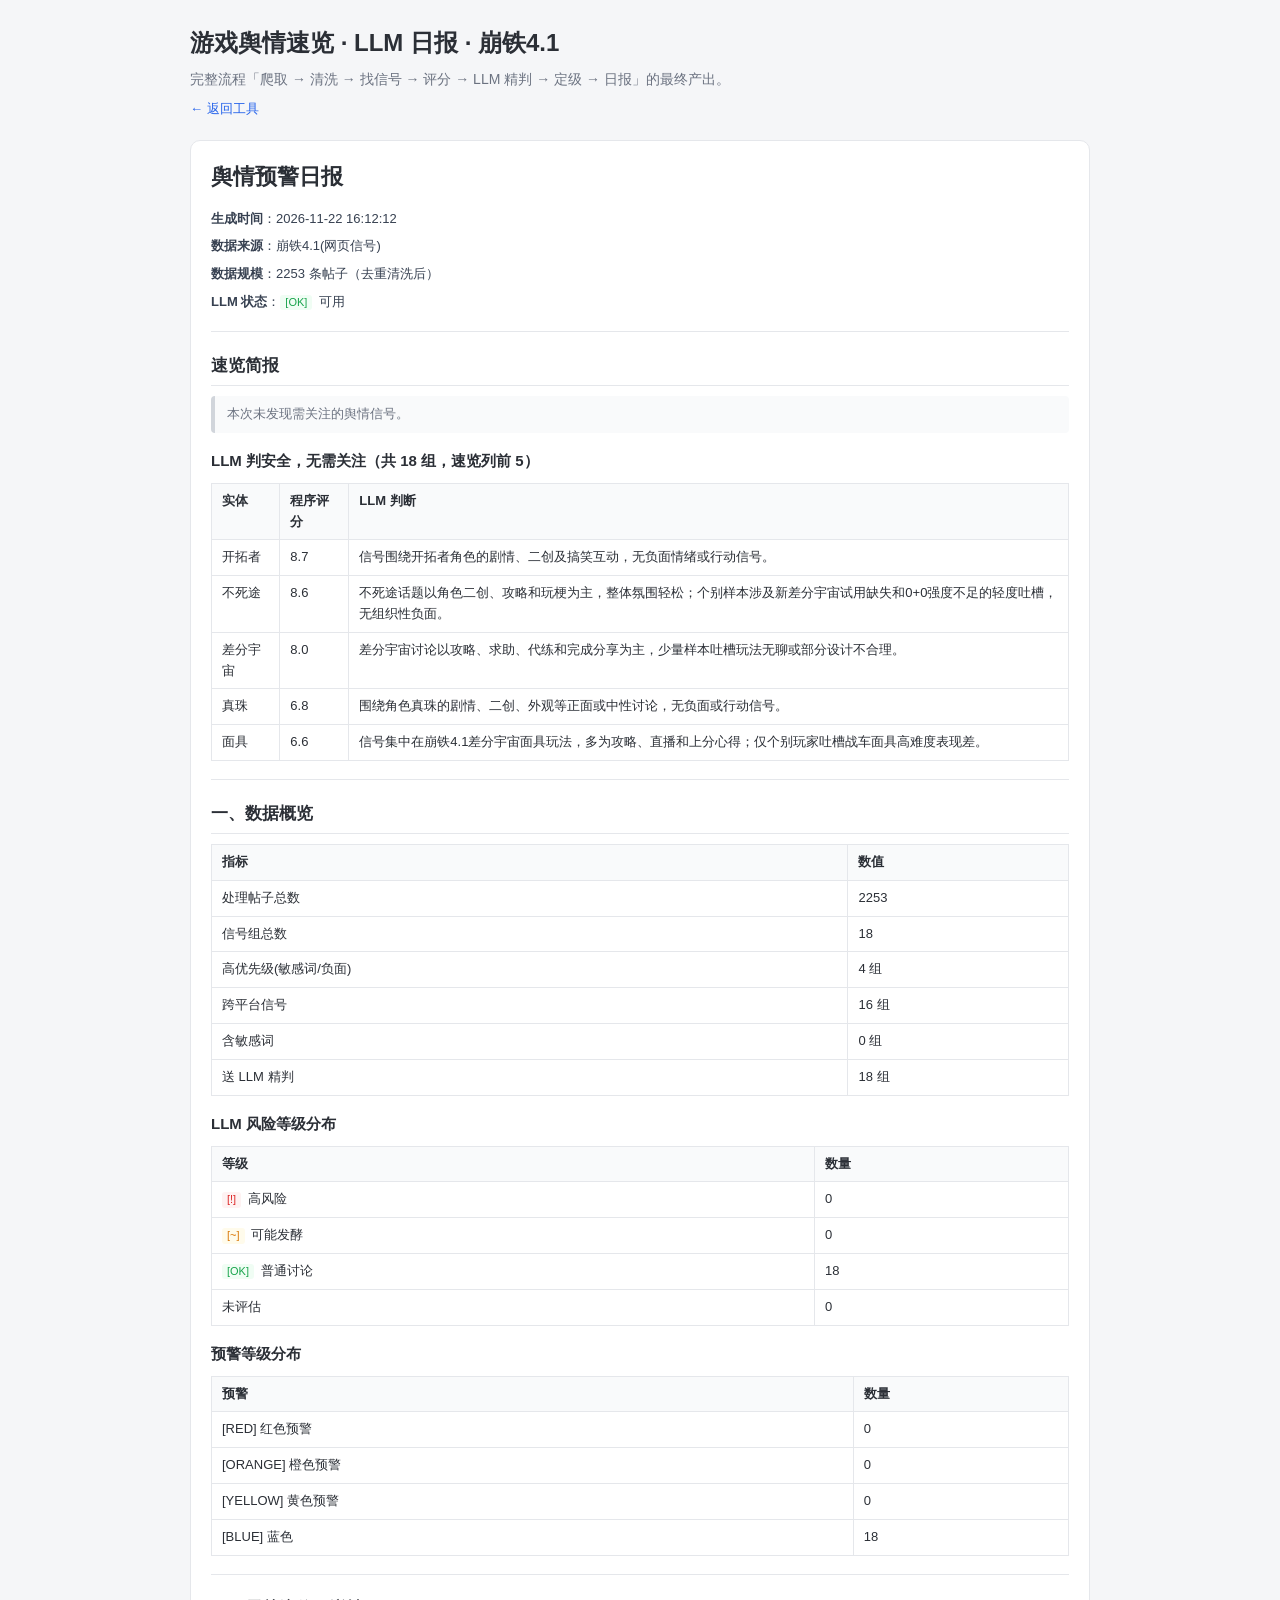
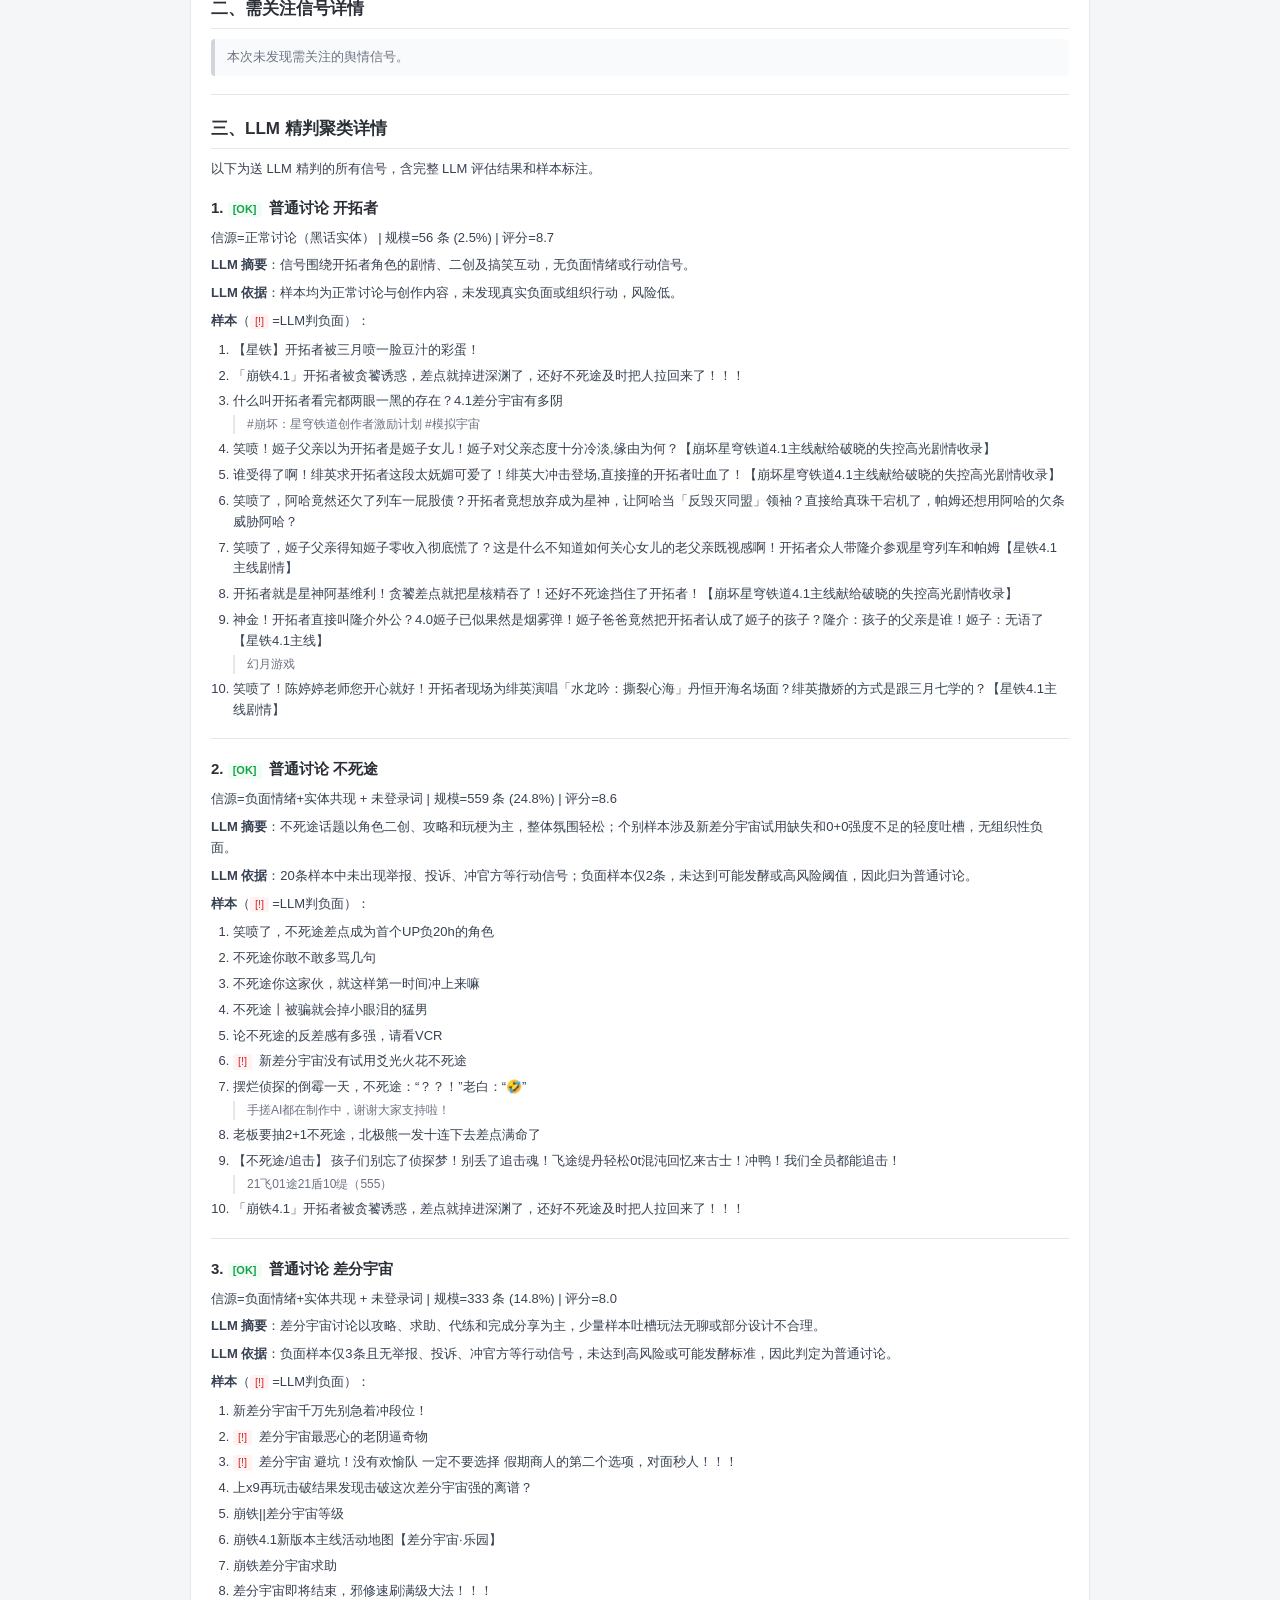
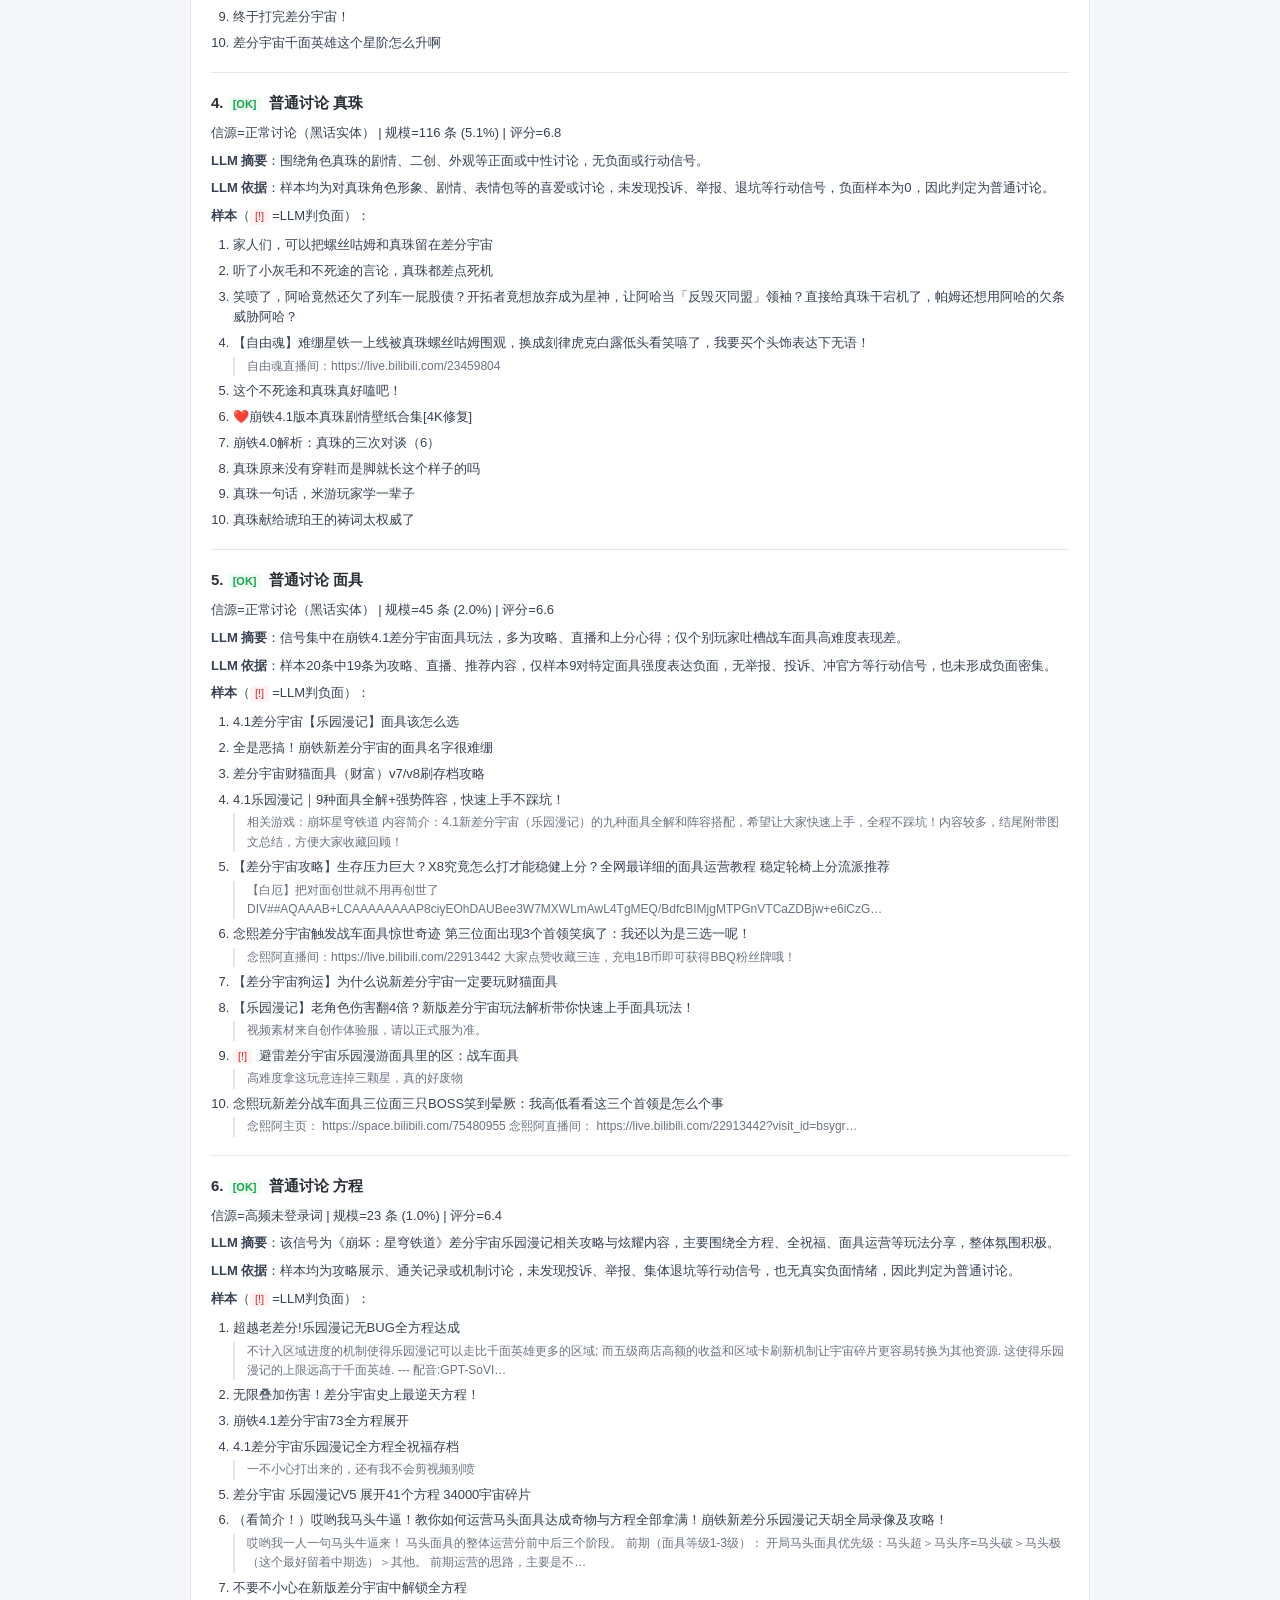
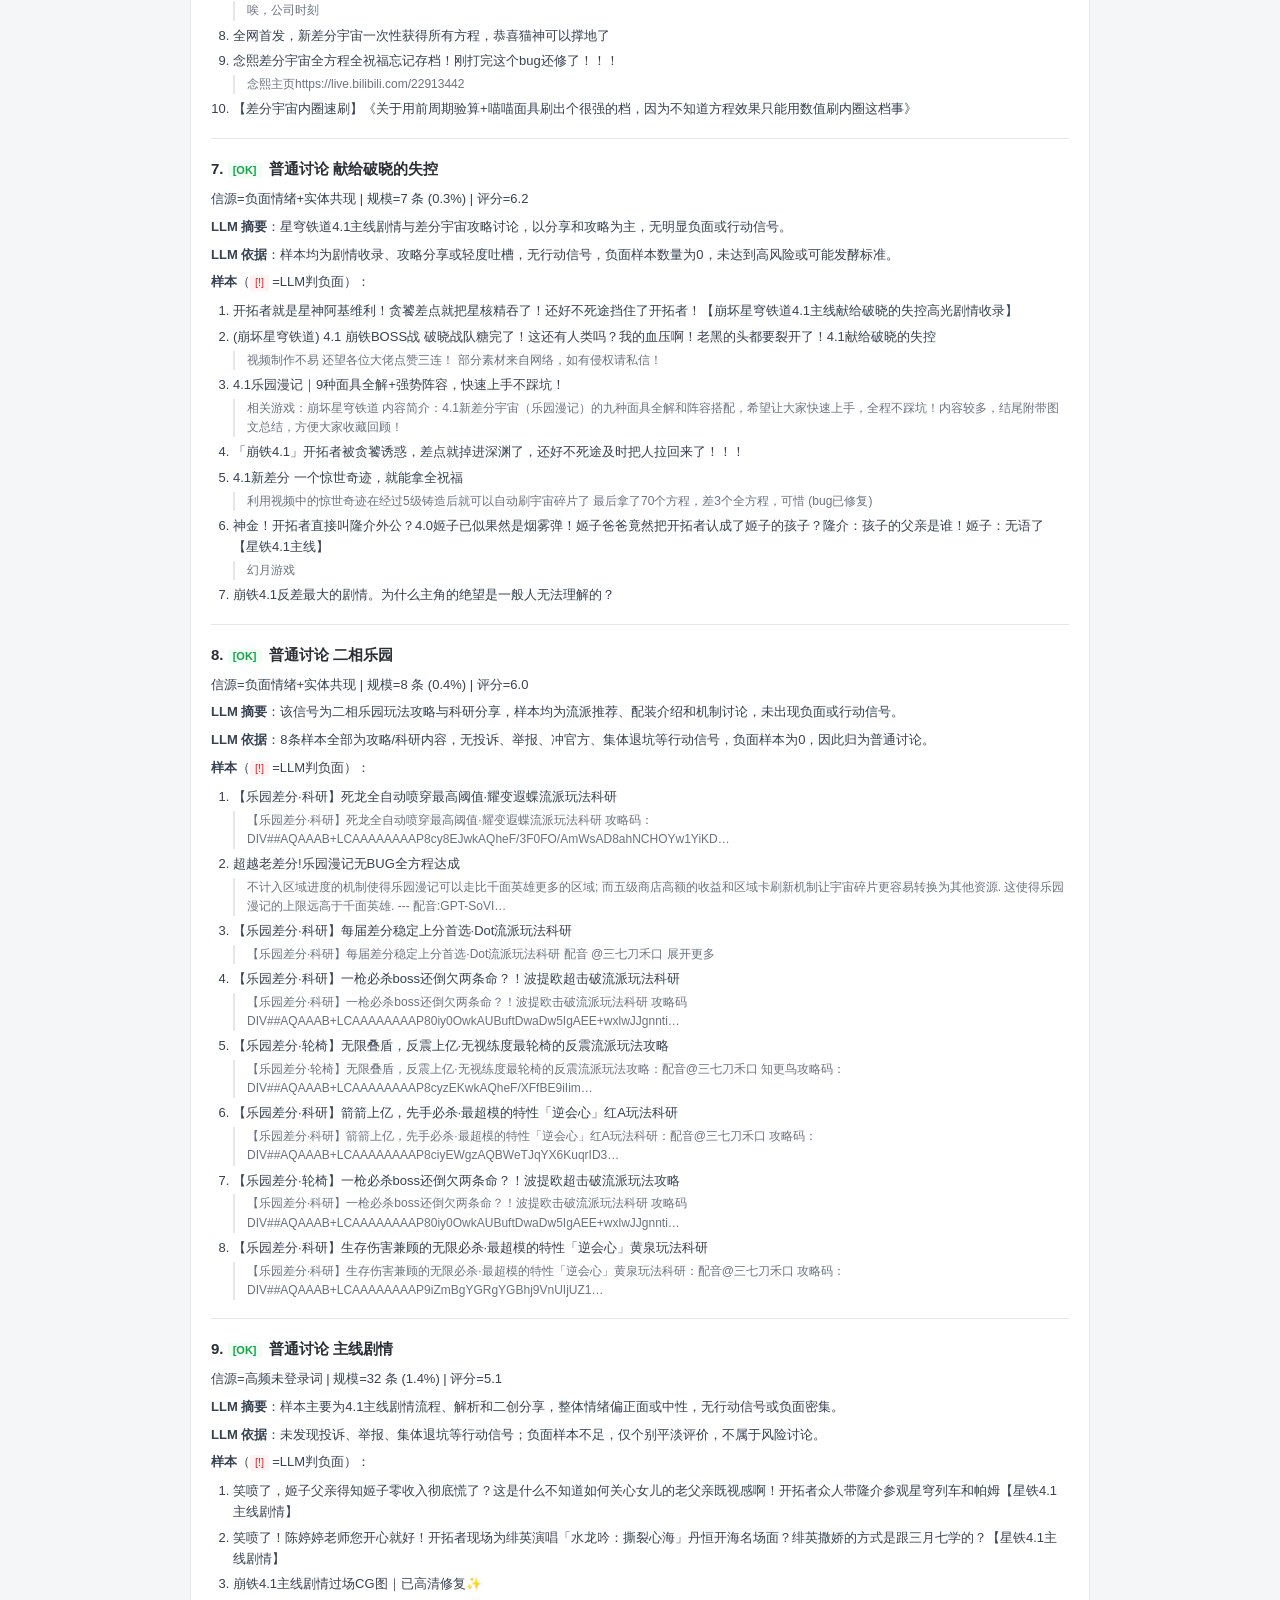
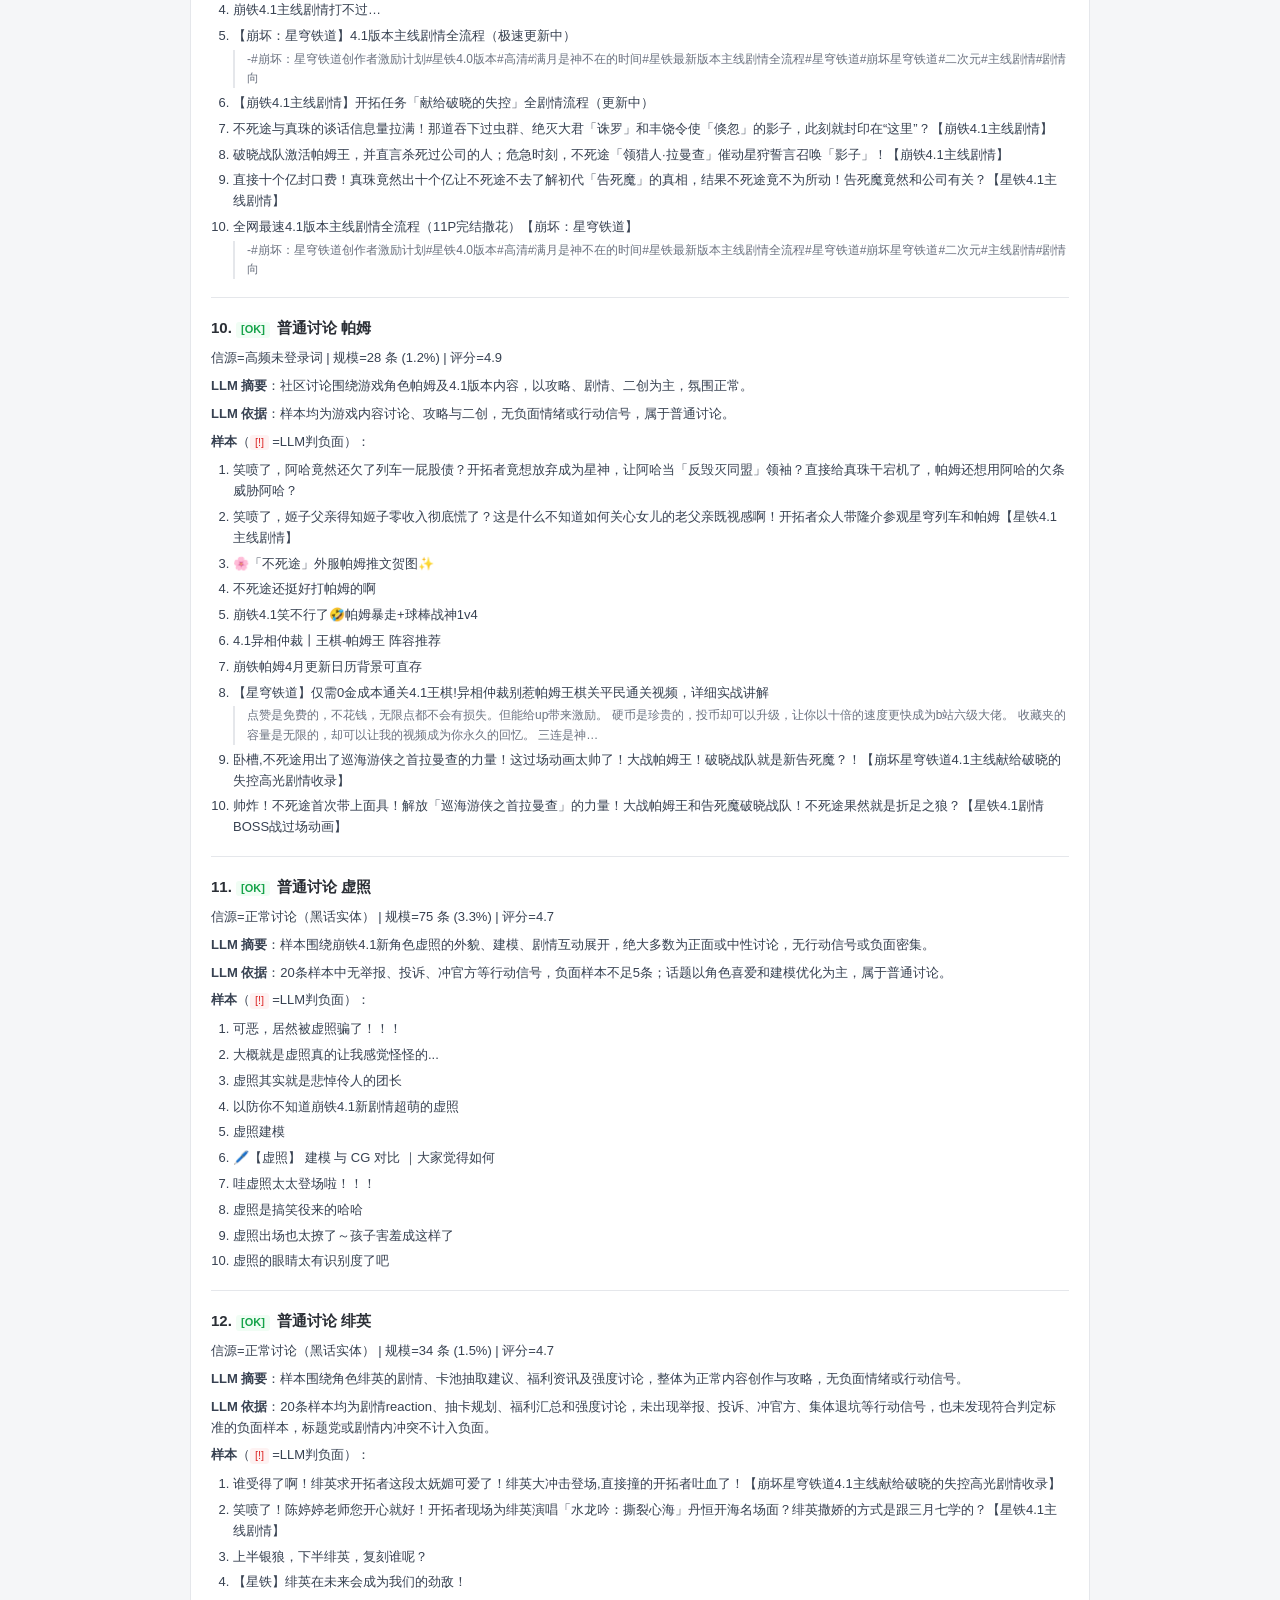
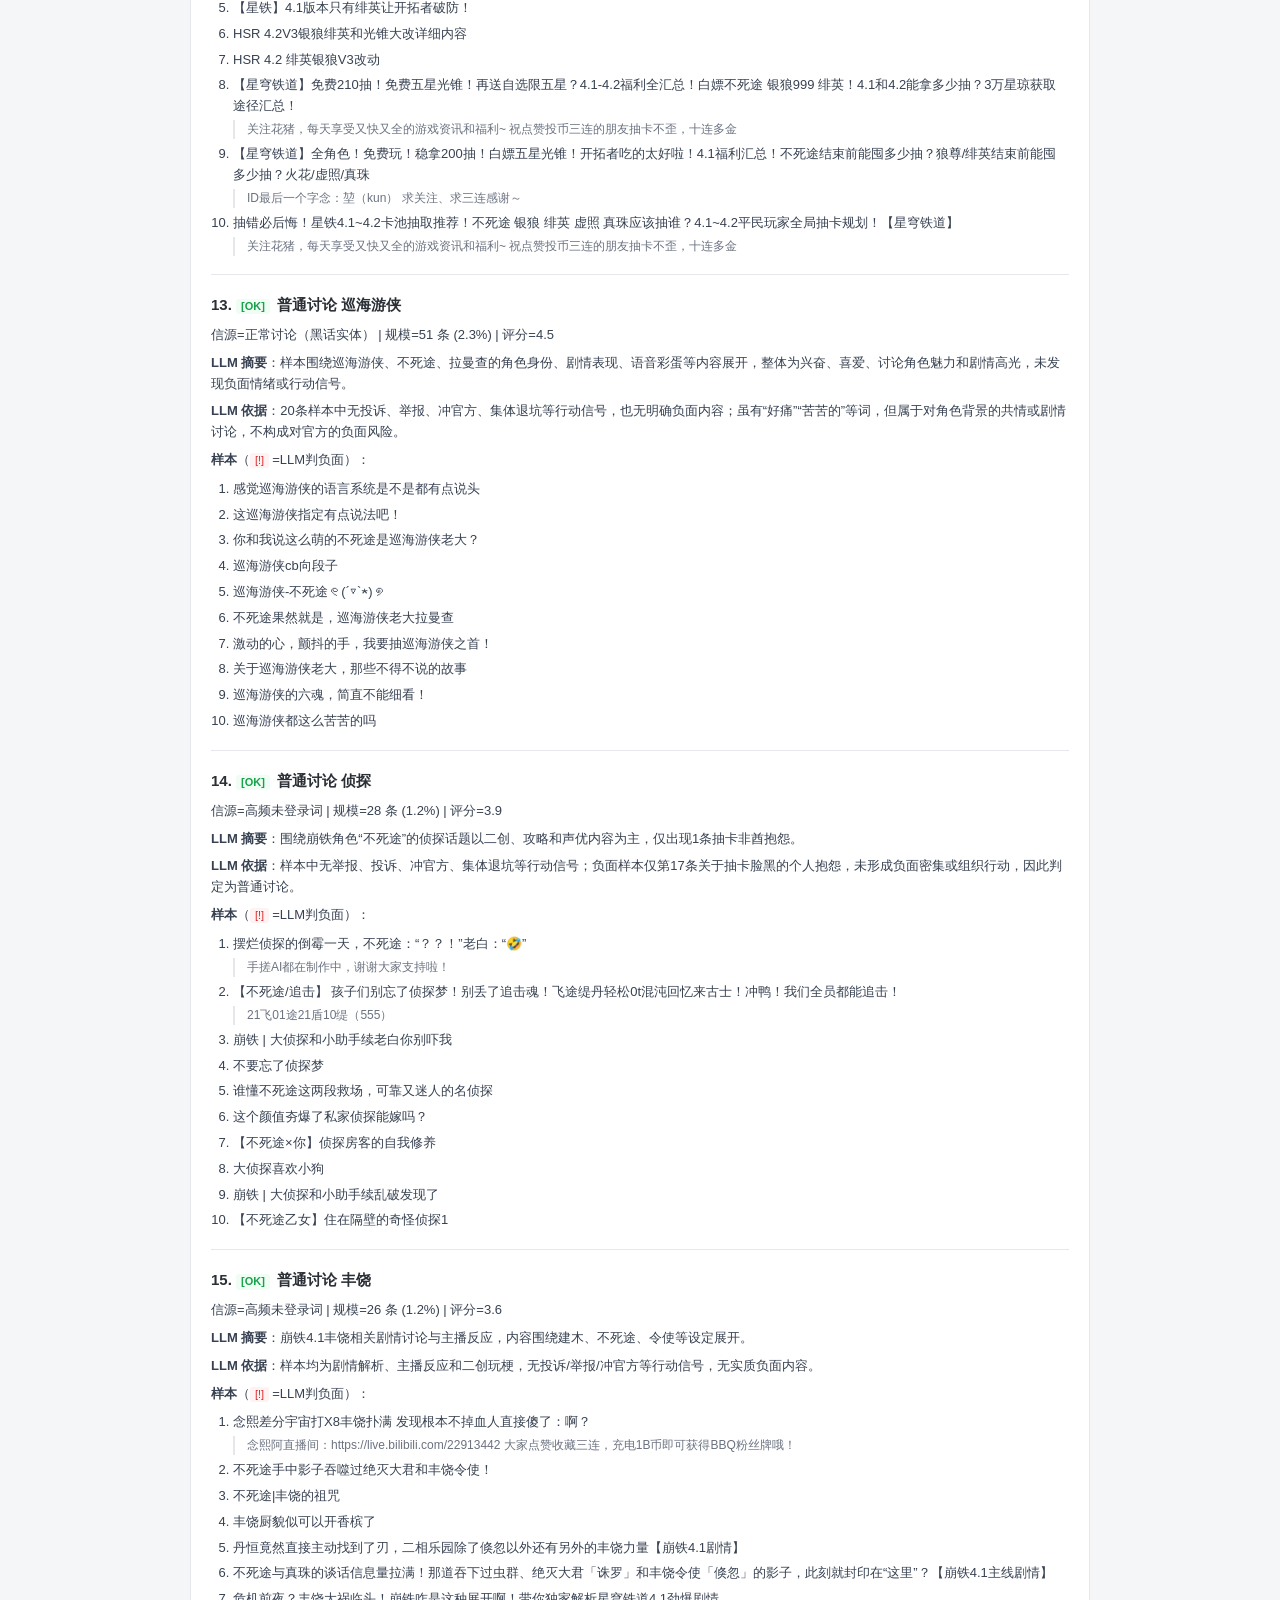
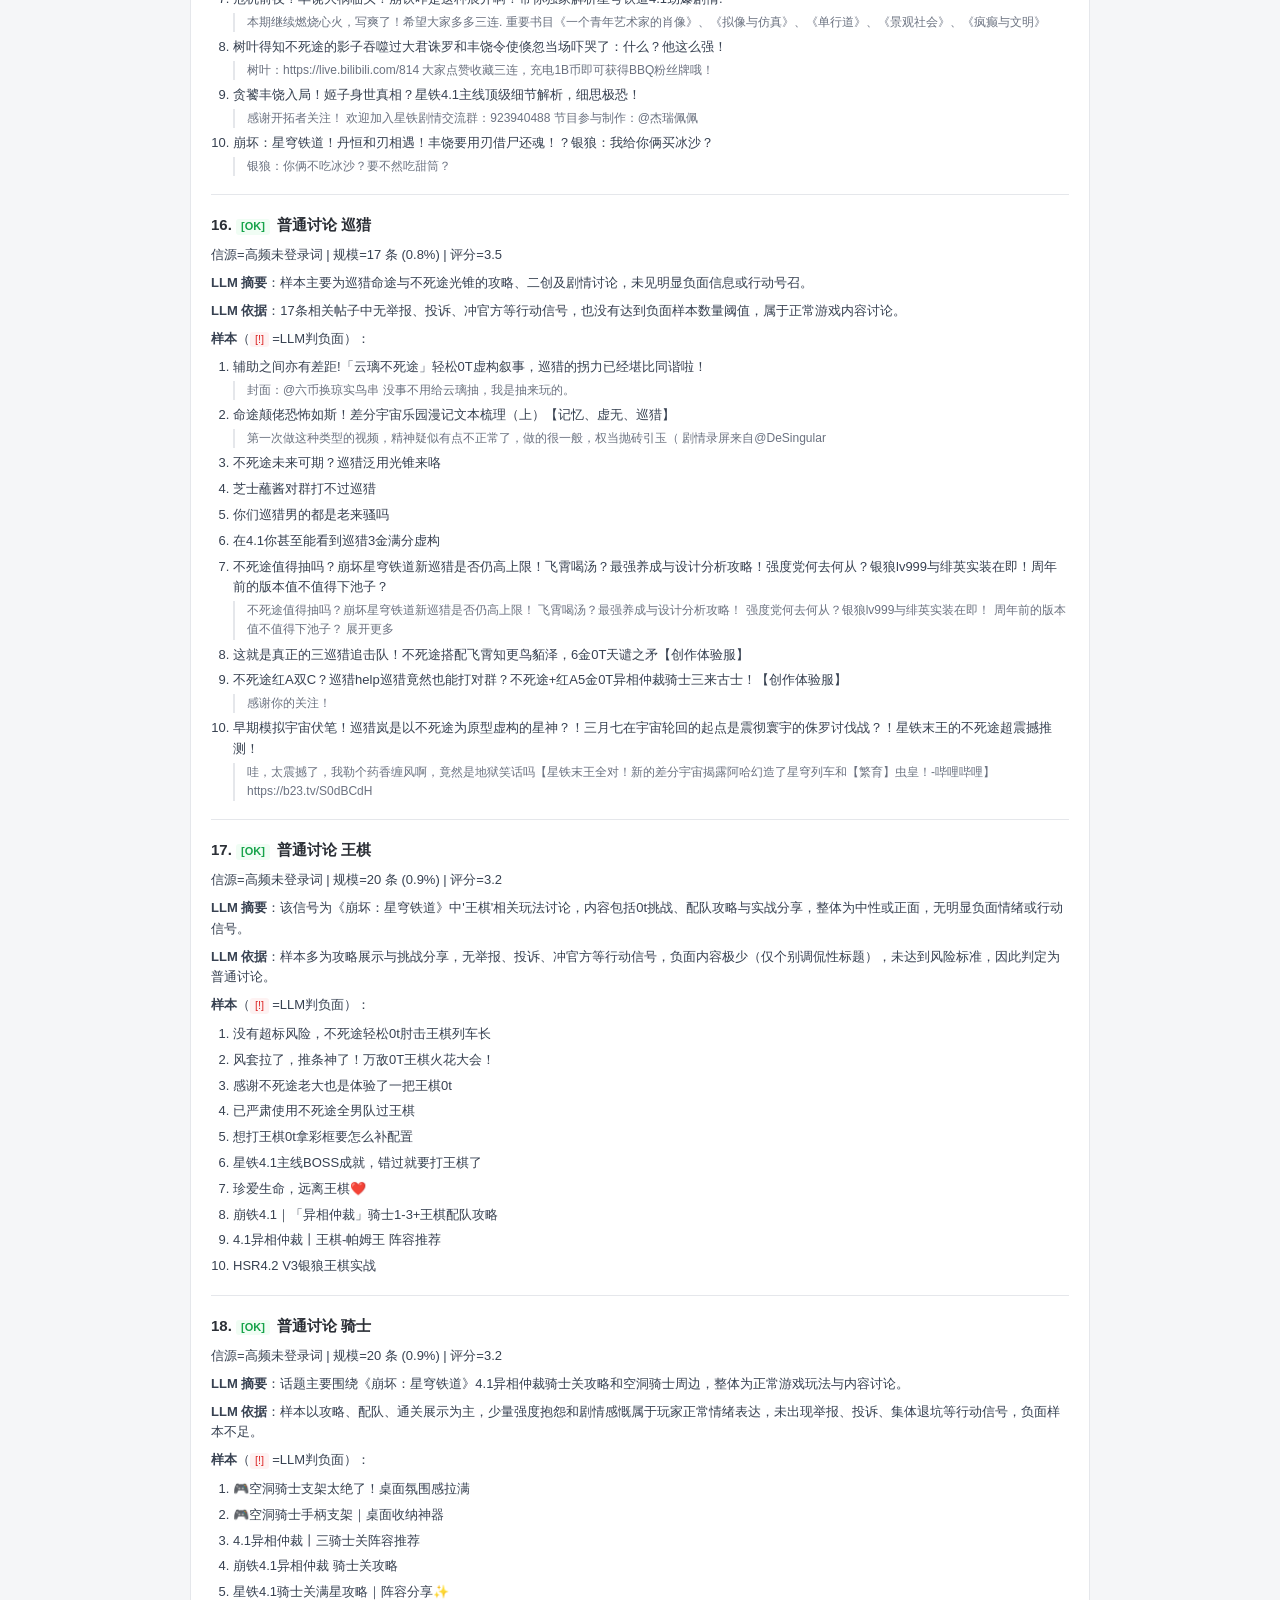
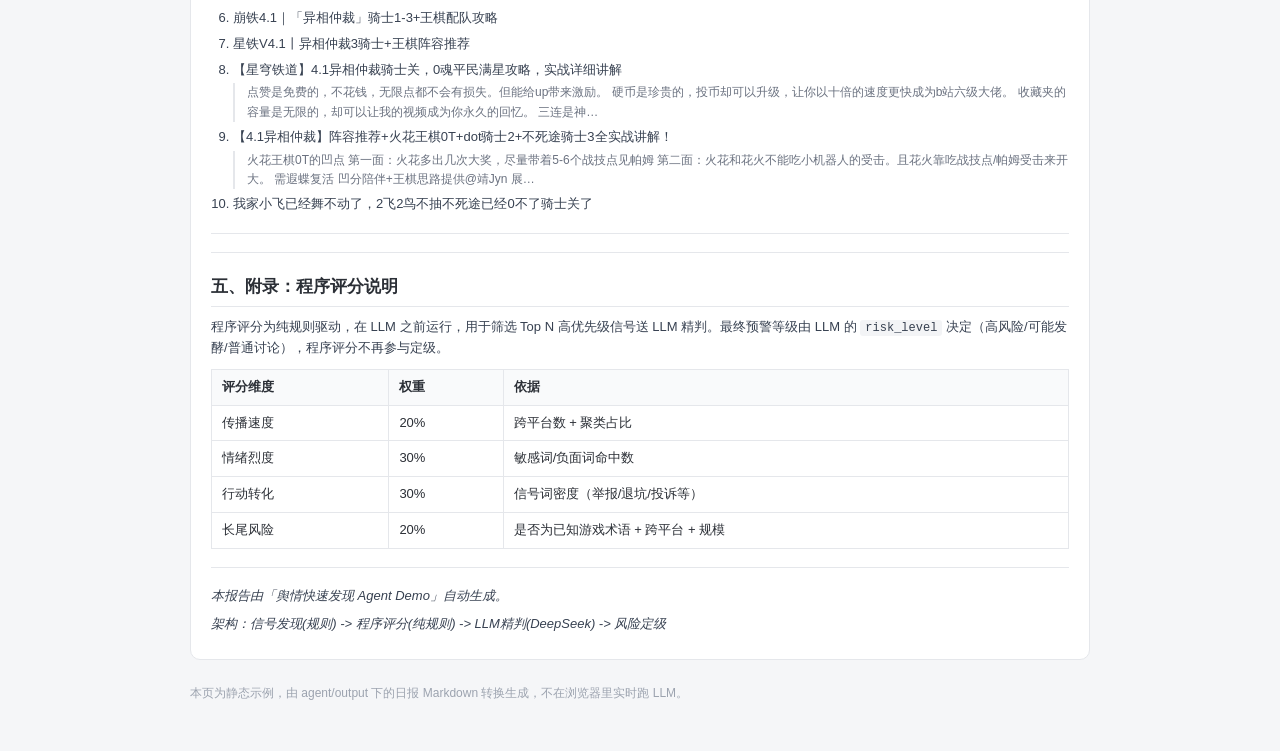
<file: sentiment-tool/daily_崩铁4.1.html>
<!DOCTYPE html>
<html lang="zh-CN">
<head>
  <meta charset="UTF-8">
  <meta name="viewport" content="width=device-width, initial-scale=1.0">
  <title>游戏舆情速览 · LLM 日报 · 崩铁4.1</title>
  <link rel="stylesheet" href="style.css">
  <style>
    .report { max-width: 900px; }
    .report h1 { font-size: 22px; margin: 0 0 14px; }
    .report h2 { font-size: 17px; margin: 20px 0 10px; border-bottom: 1px solid #e5e7eb; padding-bottom: 6px; }
    .report h3 { font-size: 15px; margin: 16px 0 8px; }
    .report p { font-size: 13px; color: #374151; margin: 7px 0; }
    .report hr { border: none; border-top: 1px solid #e5e7eb; margin: 18px 0; }
    .report blockquote { background: #f9fafb; border-left: 4px solid #d1d5db; border-radius: 4px; padding: 8px 12px; margin: 10px 0; color: #6b7280; font-size: 13px; }
    .report table { border-collapse: collapse; width: 100%; margin: 10px 0; font-size: 13px; }
    .report th, .report td { border: 1px solid #e5e7eb; padding: 7px 10px; text-align: left; vertical-align: top; }
    .report th { background: #f9fafb; font-weight: 600; }
    .report code { background: #f3f4f6; padding: 1px 5px; border-radius: 3px; font-size: 12px; }
    .report ol.sample-list { margin: 8px 0 10px 22px; }
    .report ol.sample-list li { font-size: 13px; margin: 5px 0; color: #374151; }
    .report .sample-body { margin: 3px 0 3px 0; padding-left: 12px; border-left: 2px solid #e5e7eb; color: #6b7280; font-size: 12px; }
    .tag { display: inline-block; font-size: 11px; line-height: 1.4; padding: 0 5px; border-radius: 3px; margin-right: 3px; }
    .tag-neg { background: #fef2f2; color: #dc2626; }
    .tag-ok { background: #f0fdf4; color: #16a34a; }
    .tag-warn { background: #fffbeb; color: #d97706; }
  </style>
</head>
<body>
  <header>
    <h1>游戏舆情速览 · LLM 日报 · 崩铁4.1</h1>
    <p class="subtitle">完整流程「爬取 → 清洗 → 找信号 → 评分 → LLM 精判 → 定级 → 日报」的最终产出。</p>
    <a class="guide-link" href="index.html">← 返回工具</a>
  </header>

  <div class="report panel">
<h1>舆情预警日报</h1>
<p><strong>生成时间</strong>：2026-11-22 16:12:12</p>
<p><strong>数据来源</strong>：崩铁4.1(网页信号)</p>
<p><strong>数据规模</strong>：2253 条帖子（去重清洗后）</p>
<p><strong>LLM 状态</strong>：<span class='tag tag-ok'>[OK]</span> 可用</p>
<hr>
<h2>速览简报</h2>
<blockquote>本次未发现需关注的舆情信号。</blockquote>
<h3>LLM 判安全，无需关注（共 18 组，速览列前 5）</h3>
<table><tr><th>实体</th><th>程序评分</th><th>LLM 判断</th></tr><tr><td>开拓者</td><td>8.7</td><td>信号围绕开拓者角色的剧情、二创及搞笑互动，无负面情绪或行动信号。</td></tr><tr><td>不死途</td><td>8.6</td><td>不死途话题以角色二创、攻略和玩梗为主，整体氛围轻松；个别样本涉及新差分宇宙试用缺失和0+0强度不足的轻度吐槽，无组织性负面。</td></tr><tr><td>差分宇宙</td><td>8.0</td><td>差分宇宙讨论以攻略、求助、代练和完成分享为主，少量样本吐槽玩法无聊或部分设计不合理。</td></tr><tr><td>真珠</td><td>6.8</td><td>围绕角色真珠的剧情、二创、外观等正面或中性讨论，无负面或行动信号。</td></tr><tr><td>面具</td><td>6.6</td><td>信号集中在崩铁4.1差分宇宙面具玩法，多为攻略、直播和上分心得；仅个别玩家吐槽战车面具高难度表现差。</td></tr></table>
<hr>
<h2>一、数据概览</h2>
<table><tr><th>指标</th><th>数值</th></tr><tr><td>处理帖子总数</td><td>2253</td></tr><tr><td>信号组总数</td><td>18</td></tr><tr><td>高优先级(敏感词/负面)</td><td>4 组</td></tr><tr><td>跨平台信号</td><td>16 组</td></tr><tr><td>含敏感词</td><td>0 组</td></tr><tr><td>送 LLM 精判</td><td>18 组</td></tr></table>
<h3>LLM 风险等级分布</h3>
<table><tr><th>等级</th><th>数量</th></tr><tr><td><span class='tag tag-neg'>[!]</span> 高风险</td><td>0</td></tr><tr><td><span class='tag tag-warn'>[~]</span> 可能发酵</td><td>0</td></tr><tr><td><span class='tag tag-ok'>[OK]</span> 普通讨论</td><td>18</td></tr><tr><td>未评估</td><td>0</td></tr></table>
<h3>预警等级分布</h3>
<table><tr><th>预警</th><th>数量</th></tr><tr><td>[RED] 红色预警</td><td>0</td></tr><tr><td>[ORANGE] 橙色预警</td><td>0</td></tr><tr><td>[YELLOW] 黄色预警</td><td>0</td></tr><tr><td>[BLUE] 蓝色</td><td>18</td></tr></table>
<hr>
<h2>二、需关注信号详情</h2>
<blockquote>本次未发现需关注的舆情信号。</blockquote>
<hr>
<h2>三、LLM 精判聚类详情</h2>
<p>以下为送 LLM 精判的所有信号，含完整 LLM 评估结果和样本标注。</p>
<h3>1. <span class='tag tag-ok'>[OK]</span> 普通讨论 开拓者</h3>
<p>信源=正常讨论（黑话实体） | 规模=56 条 (2.5%) | 评分=8.7</p>
<p><strong>LLM 摘要</strong>：信号围绕开拓者角色的剧情、二创及搞笑互动，无负面情绪或行动信号。</p>
<p><strong>LLM 依据</strong>：样本均为正常讨论与创作内容，未发现真实负面或组织行动，风险低。</p>
<p><strong>样本</strong>（<span class='tag tag-neg'>[!]</span>=LLM判负面）：</p>
<ol class='sample-list'>
<li>【星铁】开拓者被三月喷一脸豆汁的彩蛋！</li>
<li>「崩铁4.1」开拓者被贪饕诱惑，差点就掉进深渊了，还好不死途及时把人拉回来了！！！</li>
<li>什么叫开拓者看完都两眼一黑的存在？4.1差分宇宙有多阴<div class='sample-body'>#崩坏：星穹铁道创作者激励计划 #模拟宇宙</div></li>
<li>笑喷！姬子父亲以为开拓者是姬子女儿！姬子对父亲态度十分冷淡,缘由为何？【崩坏星穹铁道4.1主线献给破晓的失控高光剧情收录】</li>
<li>谁受得了啊！绯英求开拓者这段太妩媚可爱了！绯英大冲击登场,直接撞的开拓者吐血了！【崩坏星穹铁道4.1主线献给破晓的失控高光剧情收录】</li>
<li>笑喷了，阿哈竟然还欠了列车一屁股债？开拓者竟想放弃成为星神，让阿哈当「反毁灭同盟」领袖？直接给真珠干宕机了，帕姆还想用阿哈的欠条威胁阿哈？</li>
<li>笑喷了，姬子父亲得知姬子零收入彻底慌了？这是什么不知道如何关心女儿的老父亲既视感啊！开拓者众人带隆介参观星穹列车和帕姆【星铁4.1主线剧情】</li>
<li>开拓者就是星神阿基维利！贪饕差点就把星核精吞了！还好不死途挡住了开拓者！【崩坏星穹铁道4.1主线献给破晓的失控高光剧情收录】</li>
<li>神金！开拓者直接叫隆介外公？4.0姬子已似果然是烟雾弹！姬子爸爸竟然把开拓者认成了姬子的孩子？隆介：孩子的父亲是谁！姬子：无语了【星铁4.1主线】<div class='sample-body'>幻月游戏</div></li>
<li>笑喷了！陈婷婷老师您开心就好！开拓者现场为绯英演唱「水龙吟：撕裂心海」丹恒开海名场面？绯英撒娇的方式是跟三月七学的？【星铁4.1主线剧情】</li>
</ol>
<hr>
<h3>2. <span class='tag tag-ok'>[OK]</span> 普通讨论 不死途</h3>
<p>信源=负面情绪+实体共现 + 未登录词 | 规模=559 条 (24.8%) | 评分=8.6</p>
<p><strong>LLM 摘要</strong>：不死途话题以角色二创、攻略和玩梗为主，整体氛围轻松；个别样本涉及新差分宇宙试用缺失和0+0强度不足的轻度吐槽，无组织性负面。</p>
<p><strong>LLM 依据</strong>：20条样本中未出现举报、投诉、冲官方等行动信号；负面样本仅2条，未达到可能发酵或高风险阈值，因此归为普通讨论。</p>
<p><strong>样本</strong>（<span class='tag tag-neg'>[!]</span>=LLM判负面）：</p>
<ol class='sample-list'>
<li>笑喷了，不死途差点成为首个UP负20h的角色</li>
<li>不死途你敢不敢多骂几句</li>
<li>不死途你这家伙，就这样第一时间冲上来嘛</li>
<li>不死途丨被骗就会掉小眼泪的猛男</li>
<li>论不死途的反差感有多强，请看VCR</li>
<li><span class='tag tag-neg'>[!]</span> 新差分宇宙没有试用爻光火花不死途</li>
<li>摆烂侦探的倒霉一天，不死途：“？？！”老白：“🤣”<div class='sample-body'>手搓AI都在制作中，谢谢大家支持啦！</div></li>
<li>老板要抽2+1不死途，北极熊一发十连下去差点满命了</li>
<li>【不死途/追击】 孩子们别忘了侦探梦！别丢了追击魂！飞途缇丹轻松0t混沌回忆来古士！冲鸭！我们全员都能追击！<div class='sample-body'>21飞01途21盾10缇（555）</div></li>
<li>「崩铁4.1」开拓者被贪饕诱惑，差点就掉进深渊了，还好不死途及时把人拉回来了！！！</li>
</ol>
<hr>
<h3>3. <span class='tag tag-ok'>[OK]</span> 普通讨论 差分宇宙</h3>
<p>信源=负面情绪+实体共现 + 未登录词 | 规模=333 条 (14.8%) | 评分=8.0</p>
<p><strong>LLM 摘要</strong>：差分宇宙讨论以攻略、求助、代练和完成分享为主，少量样本吐槽玩法无聊或部分设计不合理。</p>
<p><strong>LLM 依据</strong>：负面样本仅3条且无举报、投诉、冲官方等行动信号，未达到高风险或可能发酵标准，因此判定为普通讨论。</p>
<p><strong>样本</strong>（<span class='tag tag-neg'>[!]</span>=LLM判负面）：</p>
<ol class='sample-list'>
<li>新差分宇宙千万先别急着冲段位！</li>
<li><span class='tag tag-neg'>[!]</span> 差分宇宙最恶心的老阴逼奇物</li>
<li><span class='tag tag-neg'>[!]</span> 差分宇宙 避坑！没有欢愉队 一定不要选择 假期商人的第二个选项，对面秒人！！！</li>
<li>上x9再玩击破结果发现击破这次差分宇宙强的离谱？</li>
<li>崩铁||差分宇宙等级</li>
<li>崩铁4.1新版本主线活动地图【差分宇宙·乐园】</li>
<li>崩铁差分宇宙求助</li>
<li>差分宇宙即将结束，邪修速刷满级大法！！！</li>
<li>终于打完差分宇宙！</li>
<li>差分宇宙千面英雄这个星阶怎么升啊</li>
</ol>
<hr>
<h3>4. <span class='tag tag-ok'>[OK]</span> 普通讨论 真珠</h3>
<p>信源=正常讨论（黑话实体） | 规模=116 条 (5.1%) | 评分=6.8</p>
<p><strong>LLM 摘要</strong>：围绕角色真珠的剧情、二创、外观等正面或中性讨论，无负面或行动信号。</p>
<p><strong>LLM 依据</strong>：样本均为对真珠角色形象、剧情、表情包等的喜爱或讨论，未发现投诉、举报、退坑等行动信号，负面样本为0，因此判定为普通讨论。</p>
<p><strong>样本</strong>（<span class='tag tag-neg'>[!]</span>=LLM判负面）：</p>
<ol class='sample-list'>
<li>家人们，可以把螺丝咕姆和真珠留在差分宇宙</li>
<li>听了小灰毛和不死途的言论，真珠都差点死机</li>
<li>笑喷了，阿哈竟然还欠了列车一屁股债？开拓者竟想放弃成为星神，让阿哈当「反毁灭同盟」领袖？直接给真珠干宕机了，帕姆还想用阿哈的欠条威胁阿哈？</li>
<li>【自由魂】难绷星铁一上线被真珠螺丝咕姆围观，换成刻律虎克白露低头看笑嘻了，我要买个头饰表达下无语！<div class='sample-body'>自由魂直播间：https://live.bilibili.com/23459804</div></li>
<li>这个不死途和真珠真好嗑吧！</li>
<li>❤️崩铁4.1版本真珠剧情壁纸合集[4K修复]</li>
<li>崩铁4.0解析：真珠的三次对谈（6）</li>
<li>真珠原来没有穿鞋而是脚就长这个样子的吗</li>
<li>真珠一句话，米游玩家学一辈子</li>
<li>真珠献给琥珀王的祷词太权威了</li>
</ol>
<hr>
<h3>5. <span class='tag tag-ok'>[OK]</span> 普通讨论 面具</h3>
<p>信源=正常讨论（黑话实体） | 规模=45 条 (2.0%) | 评分=6.6</p>
<p><strong>LLM 摘要</strong>：信号集中在崩铁4.1差分宇宙面具玩法，多为攻略、直播和上分心得；仅个别玩家吐槽战车面具高难度表现差。</p>
<p><strong>LLM 依据</strong>：样本20条中19条为攻略、直播、推荐内容，仅样本9对特定面具强度表达负面，无举报、投诉、冲官方等行动信号，也未形成负面密集。</p>
<p><strong>样本</strong>（<span class='tag tag-neg'>[!]</span>=LLM判负面）：</p>
<ol class='sample-list'>
<li>4.1差分宇宙【乐园漫记】面具该怎么选</li>
<li>全是恶搞！崩铁新差分宇宙的面具名字很难绷</li>
<li>差分宇宙财猫面具（财富）v7/v8刷存档攻略</li>
<li>4.1乐园漫记｜9种面具全解+强势阵容，快速上手不踩坑！<div class='sample-body'>相关游戏：崩坏星穹铁道 内容简介：4.1新差分宇宙（乐园漫记）的九种面具全解和阵容搭配，希望让大家快速上手，全程不踩坑！内容较多，结尾附带图文总结，方便大家收藏回顾！</div></li>
<li>【差分宇宙攻略】生存压力巨大？X8究竟怎么打才能稳健上分？全网最详细的面具运营教程 稳定轮椅上分流派推荐<div class='sample-body'>【白厄】把对面创世就不用再创世了DIV##AQAAAB+LCAAAAAAAAP8ciyEOhDAUBee3W7MXWLmAwL4TgMEQ/BdfcBIMjgMTPGnVTCaZDBjw+e6iCzG…</div></li>
<li>念熙差分宇宙触发战车面具惊世奇迹 第三位面出现3个首领笑疯了：我还以为是三选一呢！<div class='sample-body'>念熙阿直播间：https://live.bilibili.com/22913442 大家点赞收藏三连，充电1B币即可获得BBQ粉丝牌哦！</div></li>
<li>【差分宇宙狗运】为什么说新差分宇宙一定要玩财猫面具</li>
<li>【乐园漫记】老角色伤害翻4倍？新版差分宇宙玩法解析带你快速上手面具玩法！<div class='sample-body'>视频素材来自创作体验服，请以正式服为准。</div></li>
<li><span class='tag tag-neg'>[!]</span> 避雷差分宇宙乐园漫游面具里的区：战车面具<div class='sample-body'>高难度拿这玩意连掉三颗星，真的好废物</div></li>
<li>念熙玩新差分战车面具三位面三只BOSS笑到晕厥：我高低看看这三个首领是怎么个事<div class='sample-body'>念熙阿主页： https://space.bilibili.com/75480955 念熙阿直播间： https://live.bilibili.com/22913442?visit_id=bsygr…</div></li>
</ol>
<hr>
<h3>6. <span class='tag tag-ok'>[OK]</span> 普通讨论 方程</h3>
<p>信源=高频未登录词 | 规模=23 条 (1.0%) | 评分=6.4</p>
<p><strong>LLM 摘要</strong>：该信号为《崩坏：星穹铁道》差分宇宙乐园漫记相关攻略与炫耀内容，主要围绕全方程、全祝福、面具运营等玩法分享，整体氛围积极。</p>
<p><strong>LLM 依据</strong>：样本均为攻略展示、通关记录或机制讨论，未发现投诉、举报、集体退坑等行动信号，也无真实负面情绪，因此判定为普通讨论。</p>
<p><strong>样本</strong>（<span class='tag tag-neg'>[!]</span>=LLM判负面）：</p>
<ol class='sample-list'>
<li>超越老差分!乐园漫记无BUG全方程达成<div class='sample-body'>不计入区域进度的机制使得乐园漫记可以走比千面英雄更多的区域; 而五级商店高额的收益和区域卡刷新机制让宇宙碎片更容易转换为其他资源. 这使得乐园漫记的上限远高于千面英雄. --- 配音:GPT-SoVI…</div></li>
<li>无限叠加伤害！差分宇宙史上最逆天方程！</li>
<li>崩铁4.1差分宇宙73全方程展开</li>
<li>4.1差分宇宙乐园漫记全方程全祝福存档<div class='sample-body'>一不小心打出来的，还有我不会剪视频别喷</div></li>
<li>差分宇宙 乐园漫记V5 展开41个方程 34000宇宙碎片</li>
<li>（看简介！）哎哟我马头牛逼！教你如何运营马头面具达成奇物与方程全部拿满！崩铁新差分乐园漫记天胡全局录像及攻略！<div class='sample-body'>哎哟我一人一句马头牛逼来！ 马头面具的整体运营分前中后三个阶段。 前期（面具等级1-3级）： 开局马头面具优先级：马头超＞马头序=马头破＞马头极（这个最好留着中期选）＞其他。 前期运营的思路，主要是不…</div></li>
<li>不要不小心在新版差分宇宙中解锁全方程<div class='sample-body'>唉，公司时刻</div></li>
<li>全网首发，新差分宇宙一次性获得所有方程，恭喜猫神可以撑地了</li>
<li>念熙差分宇宙全方程全祝福忘记存档！刚打完这个bug还修了！！！<div class='sample-body'>念熙主页https://live.bilibili.com/22913442</div></li>
<li>【差分宇宙内圈速刷】《关于用前周期验算+喵喵面具刷出个很强的档，因为不知道方程效果只能用数值刷内圈这档事》</li>
</ol>
<hr>
<h3>7. <span class='tag tag-ok'>[OK]</span> 普通讨论 献给破晓的失控</h3>
<p>信源=负面情绪+实体共现 | 规模=7 条 (0.3%) | 评分=6.2</p>
<p><strong>LLM 摘要</strong>：星穹铁道4.1主线剧情与差分宇宙攻略讨论，以分享和攻略为主，无明显负面或行动信号。</p>
<p><strong>LLM 依据</strong>：样本均为剧情收录、攻略分享或轻度吐槽，无行动信号，负面样本数量为0，未达到高风险或可能发酵标准。</p>
<p><strong>样本</strong>（<span class='tag tag-neg'>[!]</span>=LLM判负面）：</p>
<ol class='sample-list'>
<li>开拓者就是星神阿基维利！贪饕差点就把星核精吞了！还好不死途挡住了开拓者！【崩坏星穹铁道4.1主线献给破晓的失控高光剧情收录】</li>
<li>(崩坏星穹铁道) 4.1 崩铁BOSS战 破晓战队糖完了！这还有人类吗？我的血压啊！老黑的头都要裂开了！4.1献给破晓的失控<div class='sample-body'>视频制作不易 还望各位大佬点赞三连！ 部分素材来自网络，如有侵权请私信！</div></li>
<li>4.1乐园漫记｜9种面具全解+强势阵容，快速上手不踩坑！<div class='sample-body'>相关游戏：崩坏星穹铁道 内容简介：4.1新差分宇宙（乐园漫记）的九种面具全解和阵容搭配，希望让大家快速上手，全程不踩坑！内容较多，结尾附带图文总结，方便大家收藏回顾！</div></li>
<li>「崩铁4.1」开拓者被贪饕诱惑，差点就掉进深渊了，还好不死途及时把人拉回来了！！！</li>
<li>4.1新差分    一个惊世奇迹，就能拿全祝福<div class='sample-body'>利用视频中的惊世奇迹在经过5级铸造后就可以自动刷宇宙碎片了 最后拿了70个方程，差3个全方程，可惜 (bug已修复)</div></li>
<li>神金！开拓者直接叫隆介外公？4.0姬子已似果然是烟雾弹！姬子爸爸竟然把开拓者认成了姬子的孩子？隆介：孩子的父亲是谁！姬子：无语了【星铁4.1主线】<div class='sample-body'>幻月游戏</div></li>
<li>崩铁4.1反差最大的剧情。为什么主角的绝望是一般人无法理解的？</li>
</ol>
<hr>
<h3>8. <span class='tag tag-ok'>[OK]</span> 普通讨论 二相乐园</h3>
<p>信源=负面情绪+实体共现 | 规模=8 条 (0.4%) | 评分=6.0</p>
<p><strong>LLM 摘要</strong>：该信号为二相乐园玩法攻略与科研分享，样本均为流派推荐、配装介绍和机制讨论，未出现负面或行动信号。</p>
<p><strong>LLM 依据</strong>：8条样本全部为攻略/科研内容，无投诉、举报、冲官方、集体退坑等行动信号，负面样本为0，因此归为普通讨论。</p>
<p><strong>样本</strong>（<span class='tag tag-neg'>[!]</span>=LLM判负面）：</p>
<ol class='sample-list'>
<li>【乐园差分·科研】死龙全自动喷穿最高阈值·耀变遐蝶流派玩法科研<div class='sample-body'>【乐园差分·科研】死龙全自动喷穿最高阈值·耀变遐蝶流派玩法科研 攻略码： DIV##AQAAAB+LCAAAAAAAAP8cy8EJwkAQheF/3F0FO/AmWsAD8ahNCHOYw1YiKD…</div></li>
<li>超越老差分!乐园漫记无BUG全方程达成<div class='sample-body'>不计入区域进度的机制使得乐园漫记可以走比千面英雄更多的区域; 而五级商店高额的收益和区域卡刷新机制让宇宙碎片更容易转换为其他资源. 这使得乐园漫记的上限远高于千面英雄. --- 配音:GPT-SoVI…</div></li>
<li>【乐园差分·科研】每届差分稳定上分首选·Dot流派玩法科研<div class='sample-body'>【乐园差分·科研】每届差分稳定上分首选·Dot流派玩法科研 配音 ﻿﻿@三七刀禾口 展开更多</div></li>
<li>【乐园差分·科研】一枪必杀boss还倒欠两条命？！波提欧超击破流派玩法科研<div class='sample-body'>【乐园差分·科研】一枪必杀boss还倒欠两条命？！波提欧击破流派玩法科研 攻略码DIV##AQAAAB+LCAAAAAAAAP80iy0OwkAUBuftDwaDw5IgAEE+wxlwJJgnnti…</div></li>
<li>【乐园差分·轮椅】无限叠盾，反震上亿·无视练度最轮椅的反震流派玩法攻略<div class='sample-body'>【乐园差分·轮椅】无限叠盾，反震上亿·无视练度最轮椅的反震流派玩法攻略：配音@三七刀禾口 知更鸟攻略码： DIV##AQAAAB+LCAAAAAAAAP8cyzEKwkAQheF/XFfBE9iIim…</div></li>
<li>【乐园差分·科研】箭箭上亿，先手必杀·最超模的特性「逆会心」红A玩法科研<div class='sample-body'>【乐园差分·科研】箭箭上亿，先手必杀·最超模的特性「逆会心」红A玩法科研：配音@三七刀禾口 攻略码： DIV##AQAAAB+LCAAAAAAAAP8ciyEWgzAQBWeTJqYX6KuqrID3…</div></li>
<li>【乐园差分·轮椅】一枪必杀boss还倒欠两条命？！波提欧超击破流派玩法攻略<div class='sample-body'>【乐园差分·科研】一枪必杀boss还倒欠两条命？！波提欧击破流派玩法科研 攻略码DIV##AQAAAB+LCAAAAAAAAP80iy0OwkAUBuftDwaDw5IgAEE+wxlwJJgnnti…</div></li>
<li>【乐园差分·科研】生存伤害兼顾的无限必杀·最超模的特性「逆会心」黄泉玩法科研<div class='sample-body'>【乐园差分·科研】生存伤害兼顾的无限必杀·最超模的特性「逆会心」黄泉玩法科研：配音@三七刀禾口 攻略码： DIV##AQAAAB+LCAAAAAAAAP9iZmBgYGRgYGBhj9VnUIjUZ1…</div></li>
</ol>
<hr>
<h3>9. <span class='tag tag-ok'>[OK]</span> 普通讨论 主线剧情</h3>
<p>信源=高频未登录词 | 规模=32 条 (1.4%) | 评分=5.1</p>
<p><strong>LLM 摘要</strong>：样本主要为4.1主线剧情流程、解析和二创分享，整体情绪偏正面或中性，无行动信号或负面密集。</p>
<p><strong>LLM 依据</strong>：未发现投诉、举报、集体退坑等行动信号；负面样本不足，仅个别平淡评价，不属于风险讨论。</p>
<p><strong>样本</strong>（<span class='tag tag-neg'>[!]</span>=LLM判负面）：</p>
<ol class='sample-list'>
<li>笑喷了，姬子父亲得知姬子零收入彻底慌了？这是什么不知道如何关心女儿的老父亲既视感啊！开拓者众人带隆介参观星穹列车和帕姆【星铁4.1主线剧情】</li>
<li>笑喷了！陈婷婷老师您开心就好！开拓者现场为绯英演唱「水龙吟：撕裂心海」丹恒开海名场面？绯英撒娇的方式是跟三月七学的？【星铁4.1主线剧情】</li>
<li>崩铁4.1主线剧情过场CG图｜已高清修复✨</li>
<li>崩铁4.1主线剧情打不过…</li>
<li>【崩坏：星穹铁道】4.1版本主线剧情全流程（极速更新中）<div class='sample-body'>-#崩坏：星穹铁道创作者激励计划#星铁4.0版本#高清#满月是神不在的时间#星铁最新版本主线剧情全流程#星穹铁道#崩坏星穹铁道#二次元#主线剧情#剧情向</div></li>
<li>【崩铁4.1主线剧情】开拓任务「献给破晓的失控」全剧情流程（更新中）</li>
<li>不死途与真珠的谈话信息量拉满！那道吞下过虫群、绝灭大君「诛罗」和丰饶令使「倏忽」的影子，此刻就封印在“这里”？【崩铁4.1主线剧情】</li>
<li>破晓战队激活帕姆王，并直言杀死过公司的人；危急时刻，不死途「领猎人·拉曼查」催动星狩誓言召唤「影子」！【崩铁4.1主线剧情】</li>
<li>直接十个亿封口费！真珠竟然出十个亿让不死途不去了解初代「告死魔」的真相，结果不死途竟不为所动！告死魔竟然和公司有关？【星铁4.1主线剧情】</li>
<li>全网最速4.1版本主线剧情全流程（11P完结撒花）【崩坏：星穹铁道】<div class='sample-body'>-#崩坏：星穹铁道创作者激励计划#星铁4.0版本#高清#满月是神不在的时间#星铁最新版本主线剧情全流程#星穹铁道#崩坏星穹铁道#二次元#主线剧情#剧情向</div></li>
</ol>
<hr>
<h3>10. <span class='tag tag-ok'>[OK]</span> 普通讨论 帕姆</h3>
<p>信源=高频未登录词 | 规模=28 条 (1.2%) | 评分=4.9</p>
<p><strong>LLM 摘要</strong>：社区讨论围绕游戏角色帕姆及4.1版本内容，以攻略、剧情、二创为主，氛围正常。</p>
<p><strong>LLM 依据</strong>：样本均为游戏内容讨论、攻略与二创，无负面情绪或行动信号，属于普通讨论。</p>
<p><strong>样本</strong>（<span class='tag tag-neg'>[!]</span>=LLM判负面）：</p>
<ol class='sample-list'>
<li>笑喷了，阿哈竟然还欠了列车一屁股债？开拓者竟想放弃成为星神，让阿哈当「反毁灭同盟」领袖？直接给真珠干宕机了，帕姆还想用阿哈的欠条威胁阿哈？</li>
<li>笑喷了，姬子父亲得知姬子零收入彻底慌了？这是什么不知道如何关心女儿的老父亲既视感啊！开拓者众人带隆介参观星穹列车和帕姆【星铁4.1主线剧情】</li>
<li>🌸「不死途」外服帕姆推文贺图✨</li>
<li>不死途还挺好打帕姆的啊</li>
<li>崩铁4.1笑不行了🤣帕姆暴走+球棒战神1v4</li>
<li>4.1异相仲裁丨王棋-帕姆王 阵容推荐</li>
<li>崩铁帕姆4月更新日历背景可直存</li>
<li>【星穹铁道】仅需0金成本通关4.1王棋!异相仲裁别惹帕姆王棋关平民通关视频，详细实战讲解<div class='sample-body'>点赞是免费的，不花钱，无限点都不会有损失。但能给up带来激励。 硬币是珍贵的，投币却可以升级，让你以十倍的速度更快成为b站六级大佬。 收藏夹的容量是无限的，却可以让我的视频成为你永久的回忆。 三连是神…</div></li>
<li>卧槽,不死途用出了巡海游侠之首拉曼查的力量！这过场动画太帅了！大战帕姆王！破晓战队就是新告死魔？！【崩坏星穹铁道4.1主线献给破晓的失控高光剧情收录】</li>
<li>帅炸！不死途首次带上面具！解放「巡海游侠之首拉曼查」的力量！大战帕姆王和告死魔破晓战队！不死途果然就是折足之狼？【星铁4.1剧情BOSS战过场动画】</li>
</ol>
<hr>
<h3>11. <span class='tag tag-ok'>[OK]</span> 普通讨论 虚照</h3>
<p>信源=正常讨论（黑话实体） | 规模=75 条 (3.3%) | 评分=4.7</p>
<p><strong>LLM 摘要</strong>：样本围绕崩铁4.1新角色虚照的外貌、建模、剧情互动展开，绝大多数为正面或中性讨论，无行动信号或负面密集。</p>
<p><strong>LLM 依据</strong>：20条样本中无举报、投诉、冲官方等行动信号，负面样本不足5条；话题以角色喜爱和建模优化为主，属于普通讨论。</p>
<p><strong>样本</strong>（<span class='tag tag-neg'>[!]</span>=LLM判负面）：</p>
<ol class='sample-list'>
<li>可恶，居然被虚照骗了！！！</li>
<li>大概就是虚照真的让我感觉怪怪的...</li>
<li>虚照其实就是悲悼伶人的团长</li>
<li>以防你不知道崩铁4.1新剧情超萌的虚照</li>
<li>虚照建模</li>
<li>🖊️【虚照】 建模 与 CG 对比 ｜大家觉得如何</li>
<li>哇虚照太太登场啦！！！</li>
<li>虚照是搞笑役来的哈哈</li>
<li>虚照出场也太撩了～孩子害羞成这样了</li>
<li>虚照的眼睛太有识别度了吧</li>
</ol>
<hr>
<h3>12. <span class='tag tag-ok'>[OK]</span> 普通讨论 绯英</h3>
<p>信源=正常讨论（黑话实体） | 规模=34 条 (1.5%) | 评分=4.7</p>
<p><strong>LLM 摘要</strong>：样本围绕角色绯英的剧情、卡池抽取建议、福利资讯及强度讨论，整体为正常内容创作与攻略，无负面情绪或行动信号。</p>
<p><strong>LLM 依据</strong>：20条样本均为剧情reaction、抽卡规划、福利汇总和强度讨论，未出现举报、投诉、冲官方、集体退坑等行动信号，也未发现符合判定标准的负面样本，标题党或剧情内冲突不计入负面。</p>
<p><strong>样本</strong>（<span class='tag tag-neg'>[!]</span>=LLM判负面）：</p>
<ol class='sample-list'>
<li>谁受得了啊！绯英求开拓者这段太妩媚可爱了！绯英大冲击登场,直接撞的开拓者吐血了！【崩坏星穹铁道4.1主线献给破晓的失控高光剧情收录】</li>
<li>笑喷了！陈婷婷老师您开心就好！开拓者现场为绯英演唱「水龙吟：撕裂心海」丹恒开海名场面？绯英撒娇的方式是跟三月七学的？【星铁4.1主线剧情】</li>
<li>上半银狼，下半绯英，复刻谁呢？</li>
<li>【星铁】绯英在未来会成为我们的劲敌！</li>
<li>【星铁】4.1版本只有绯英让开拓者破防！</li>
<li>HSR 4.2V3银狼绯英和光锥大改详细内容</li>
<li>HSR 4.2 绯英银狼V3改动</li>
<li>【星穹铁道】免费210抽！免费五星光锥！再送自选限五星？4.1-4.2福利全汇总！白嫖不死途 银狼999 绯英！4.1和4.2能拿多少抽？3万星琼获取途径汇总！<div class='sample-body'>关注花猪，每天享受又快又全的游戏资讯和福利~ 祝点赞投币三连的朋友抽卡不歪，十连多金</div></li>
<li>【星穹铁道】全角色！免费玩！稳拿200抽！白嫖五星光锥！开拓者吃的太好啦！4.1福利汇总！不死途结束前能囤多少抽？狼尊/绯英结束前能囤多少抽？火花/虚照/真珠<div class='sample-body'>ID最后一个字念：堃（kun） 求关注、求三连感谢～</div></li>
<li>抽错必后悔！星铁4.1~4.2卡池抽取推荐！不死途 银狼 绯英 虚照 真珠应该抽谁？4.1~4.2平民玩家全局抽卡规划！【星穹铁道】<div class='sample-body'>关注花猪，每天享受又快又全的游戏资讯和福利~ 祝点赞投币三连的朋友抽卡不歪，十连多金</div></li>
</ol>
<hr>
<h3>13. <span class='tag tag-ok'>[OK]</span> 普通讨论 巡海游侠</h3>
<p>信源=正常讨论（黑话实体） | 规模=51 条 (2.3%) | 评分=4.5</p>
<p><strong>LLM 摘要</strong>：样本围绕巡海游侠、不死途、拉曼查的角色身份、剧情表现、语音彩蛋等内容展开，整体为兴奋、喜爱、讨论角色魅力和剧情高光，未发现负面情绪或行动信号。</p>
<p><strong>LLM 依据</strong>：20条样本中无投诉、举报、冲官方、集体退坑等行动信号，也无明确负面内容；虽有“好痛”“苦苦的”等词，但属于对角色背景的共情或剧情讨论，不构成对官方的负面风险。</p>
<p><strong>样本</strong>（<span class='tag tag-neg'>[!]</span>=LLM判负面）：</p>
<ol class='sample-list'>
<li>感觉巡海游侠的语言系统是不是都有点说头</li>
<li>这巡海游侠指定有点说法吧！</li>
<li>你和我说这么萌的不死途是巡海游侠老大？</li>
<li>巡海游侠cb向段子</li>
<li>巡海游侠-不死途୧(´▽`★)୭</li>
<li>不死途果然就是，巡海游侠老大拉曼查</li>
<li>激动的心，颤抖的手，我要抽巡海游侠之首！</li>
<li>关于巡海游侠老大，那些不得不说的故事</li>
<li>巡海游侠的六魂，简直不能细看！</li>
<li>巡海游侠都这么苦苦的吗</li>
</ol>
<hr>
<h3>14. <span class='tag tag-ok'>[OK]</span> 普通讨论 侦探</h3>
<p>信源=高频未登录词 | 规模=28 条 (1.2%) | 评分=3.9</p>
<p><strong>LLM 摘要</strong>：围绕崩铁角色“不死途”的侦探话题以二创、攻略和声优内容为主，仅出现1条抽卡非酋抱怨。</p>
<p><strong>LLM 依据</strong>：样本中无举报、投诉、冲官方、集体退坑等行动信号；负面样本仅第17条关于抽卡脸黑的个人抱怨，未形成负面密集或组织行动，因此判定为普通讨论。</p>
<p><strong>样本</strong>（<span class='tag tag-neg'>[!]</span>=LLM判负面）：</p>
<ol class='sample-list'>
<li>摆烂侦探的倒霉一天，不死途：“？？！”老白：“🤣”<div class='sample-body'>手搓AI都在制作中，谢谢大家支持啦！</div></li>
<li>【不死途/追击】 孩子们别忘了侦探梦！别丢了追击魂！飞途缇丹轻松0t混沌回忆来古士！冲鸭！我们全员都能追击！<div class='sample-body'>21飞01途21盾10缇（555）</div></li>
<li>崩铁 | 大侦探和小助手续老白你别吓我</li>
<li>不要忘了侦探梦</li>
<li>谁懂不死途这两段救场，可靠又迷人的名侦探</li>
<li>这个颜值夯爆了私家侦探能嫁吗？</li>
<li>【不死途×你】侦探房客的自我修养</li>
<li>大侦探喜欢小狗</li>
<li>崩铁 | 大侦探和小助手续乱破发现了</li>
<li>【不死途乙女】住在隔壁的奇怪侦探1</li>
</ol>
<hr>
<h3>15. <span class='tag tag-ok'>[OK]</span> 普通讨论 丰饶</h3>
<p>信源=高频未登录词 | 规模=26 条 (1.2%) | 评分=3.6</p>
<p><strong>LLM 摘要</strong>：崩铁4.1丰饶相关剧情讨论与主播反应，内容围绕建木、不死途、令使等设定展开。</p>
<p><strong>LLM 依据</strong>：样本均为剧情解析、主播反应和二创玩梗，无投诉/举报/冲官方等行动信号，无实质负面内容。</p>
<p><strong>样本</strong>（<span class='tag tag-neg'>[!]</span>=LLM判负面）：</p>
<ol class='sample-list'>
<li>念熙差分宇宙打X8丰饶扑满 发现根本不掉血人直接傻了：啊？<div class='sample-body'>念熙阿直播间：https://live.bilibili.com/22913442 大家点赞收藏三连，充电1B币即可获得BBQ粉丝牌哦！</div></li>
<li>不死途手中影子吞噬过绝灭大君和丰饶令使！</li>
<li>不死途|丰饶的祖咒</li>
<li>丰饶厨貌似可以开香槟了</li>
<li>丹恒竟然直接主动找到了刃，二相乐园除了倏忽以外还有另外的丰饶力量【崩铁4.1剧情】</li>
<li>不死途与真珠的谈话信息量拉满！那道吞下过虫群、绝灭大君「诛罗」和丰饶令使「倏忽」的影子，此刻就封印在“这里”？【崩铁4.1主线剧情】</li>
<li>危机前夜？丰饶大祸临头！崩铁咋是这种展开啊！带你独家解析星穹铁道4.1劲爆剧情.<div class='sample-body'>本期继续燃烧心火，写爽了！希望大家多多三连. 重要书目《一个青年艺术家的肖像》、《拟像与仿真》、《单行道》、《景观社会》、《疯癫与文明》</div></li>
<li>树叶得知不死途的影子吞噬过大君诛罗和丰饶令使倏忽当场吓哭了：什么？他这么强！<div class='sample-body'>树叶：https://live.bilibili.com/814 大家点赞收藏三连，充电1B币即可获得BBQ粉丝牌哦！</div></li>
<li>贪饕丰饶入局！姬子身世真相？星铁4.1主线顶级细节解析，细思极恐！<div class='sample-body'>感谢开拓者关注！ 欢迎加入星铁剧情交流群：923940488 节目参与制作：@杰瑞佩佩</div></li>
<li>崩坏：星穹铁道！丹恒和刃相遇！丰饶要用刃借尸还魂！？银狼：我给你俩买冰沙？<div class='sample-body'>银狼：你俩不吃冰沙？要不然吃甜筒？</div></li>
</ol>
<hr>
<h3>16. <span class='tag tag-ok'>[OK]</span> 普通讨论 巡猎</h3>
<p>信源=高频未登录词 | 规模=17 条 (0.8%) | 评分=3.5</p>
<p><strong>LLM 摘要</strong>：样本主要为巡猎命途与不死途光锥的攻略、二创及剧情讨论，未见明显负面信息或行动号召。</p>
<p><strong>LLM 依据</strong>：17条相关帖子中无举报、投诉、冲官方等行动信号，也没有达到负面样本数量阈值，属于正常游戏内容讨论。</p>
<p><strong>样本</strong>（<span class='tag tag-neg'>[!]</span>=LLM判负面）：</p>
<ol class='sample-list'>
<li>辅助之间亦有差距!「云璃不死途」轻松0T虚构叙事，巡猎的拐力已经堪比同谐啦！<div class='sample-body'>封面：@六币换琼实鸟串 没事不用给云璃抽，我是抽来玩的。</div></li>
<li>命途颠佬恐怖如斯！差分宇宙乐园漫记文本梳理（上）【记忆、虚无、巡猎】<div class='sample-body'>第一次做这种类型的视频，精神疑似有点不正常了，做的很一般，权当抛砖引玉（ 剧情录屏来自@DeSingular</div></li>
<li>不死途未来可期？巡猎泛用光锥来咯</li>
<li>芝士蘸酱对群打不过巡猎</li>
<li>你们巡猎男的都是老来骚吗</li>
<li>在4.1你甚至能看到巡猎3金满分虚构</li>
<li>不死途值得抽吗？崩坏星穹铁道新巡猎是否仍高上限！飞霄喝汤？最强养成与设计分析攻略！强度党何去何从？银狼lv999与绯英实装在即！周年前的版本值不值得下池子？<div class='sample-body'>不死途值得抽吗？崩坏星穹铁道新巡猎是否仍高上限！ 飞霄喝汤？最强养成与设计分析攻略！ 强度党何去何从？银狼lv999与绯英实装在即！ 周年前的版本值不值得下池子？ 展开更多</div></li>
<li>这就是真正的三巡猎追击队！不死途搭配飞霄知更鸟貊泽，6金0T天谴之矛【创作体验服】</li>
<li>不死途红A双C？巡猎help巡猎竟然也能打对群？不死途+红A5金0T异相仲裁骑士三来古士！【创作体验服】<div class='sample-body'>感谢你的关注！</div></li>
<li>早期模拟宇宙伏笔！巡猎岚是以不死途为原型虚构的星神？！三月七在宇宙轮回的起点是震彻寰宇的侏罗讨伐战？！星铁末王的不死途超震撼推测！<div class='sample-body'>哇，太震撼了，我勒个药香缠风啊，竟然是地狱笑话吗【星铁末王全对！新的差分宇宙揭露阿哈幻造了星穹列车和【繁育】虫皇！-哔哩哔哩】 https://b23.tv/S0dBCdH</div></li>
</ol>
<hr>
<h3>17. <span class='tag tag-ok'>[OK]</span> 普通讨论 王棋</h3>
<p>信源=高频未登录词 | 规模=20 条 (0.9%) | 评分=3.2</p>
<p><strong>LLM 摘要</strong>：该信号为《崩坏：星穹铁道》中&#x27;王棋&#x27;相关玩法讨论，内容包括0t挑战、配队攻略与实战分享，整体为中性或正面，无明显负面情绪或行动信号。</p>
<p><strong>LLM 依据</strong>：样本多为攻略展示与挑战分享，无举报、投诉、冲官方等行动信号，负面内容极少（仅个别调侃性标题），未达到风险标准，因此判定为普通讨论。</p>
<p><strong>样本</strong>（<span class='tag tag-neg'>[!]</span>=LLM判负面）：</p>
<ol class='sample-list'>
<li>没有超标风险，不死途轻松0t肘击王棋列车长</li>
<li>风套拉了，推条神了！万敌0T王棋火花大会！</li>
<li>感谢不死途老大也是体验了一把王棋0t</li>
<li>已严肃使用不死途全男队过王棋</li>
<li>想打王棋0t拿彩框要怎么补配置</li>
<li>星铁4.1主线BOSS成就，错过就要打王棋了</li>
<li>珍爱生命，远离王棋❤️</li>
<li>崩铁4.1｜「异相仲裁」骑士1-3+王棋配队攻略</li>
<li>4.1异相仲裁丨王棋-帕姆王 阵容推荐</li>
<li>HSR4.2 V3银狼王棋实战</li>
</ol>
<hr>
<h3>18. <span class='tag tag-ok'>[OK]</span> 普通讨论 骑士</h3>
<p>信源=高频未登录词 | 规模=20 条 (0.9%) | 评分=3.2</p>
<p><strong>LLM 摘要</strong>：话题主要围绕《崩坏：星穹铁道》4.1异相仲裁骑士关攻略和空洞骑士周边，整体为正常游戏玩法与内容讨论。</p>
<p><strong>LLM 依据</strong>：样本以攻略、配队、通关展示为主，少量强度抱怨和剧情感慨属于玩家正常情绪表达，未出现举报、投诉、集体退坑等行动信号，负面样本不足。</p>
<p><strong>样本</strong>（<span class='tag tag-neg'>[!]</span>=LLM判负面）：</p>
<ol class='sample-list'>
<li>🎮空洞骑士支架太绝了！桌面氛围感拉满</li>
<li>🎮空洞骑士手柄支架｜桌面收纳神器</li>
<li>4.1异相仲裁丨三骑士关阵容推荐</li>
<li>崩铁4.1异相仲裁 骑士关攻略</li>
<li>星铁4.1骑士关满星攻略｜阵容分享✨</li>
<li>崩铁4.1｜「异相仲裁」骑士1-3+王棋配队攻略</li>
<li>星铁V4.1丨异相仲裁3骑士+王棋阵容推荐</li>
<li>【星穹铁道】4.1异相仲裁骑士关，0魂平民满星攻略，实战详细讲解<div class='sample-body'>点赞是免费的，不花钱，无限点都不会有损失。但能给up带来激励。 硬币是珍贵的，投币却可以升级，让你以十倍的速度更快成为b站六级大佬。 收藏夹的容量是无限的，却可以让我的视频成为你永久的回忆。 三连是神…</div></li>
<li>【4.1异相仲裁】阵容推荐+火花王棋0T+dot骑士2+不死途骑士3全实战讲解！<div class='sample-body'>火花王棋0T的凹点 第一面：火花多出几次大奖，尽量带着5-6个战技点见帕姆 第二面：火花和花火不能吃小机器人的受击。且花火靠吃战技点/帕姆受击来开大。 需遐蝶复活 凹分陪伴+王棋思路提供@靖Jyn 展…</div></li>
<li>我家小飞已经舞不动了，2飞2鸟不抽不死途已经0不了骑士关了</li>
</ol>
<hr>
<hr>
<h2>五、附录：程序评分说明</h2>
<p>程序评分为纯规则驱动，在 LLM 之前运行，用于筛选 Top N 高优先级信号送 LLM 精判。最终预警等级由 LLM 的 <code>risk_level</code> 决定（高风险/可能发酵/普通讨论），程序评分不再参与定级。</p>
<table><tr><th>评分维度</th><th>权重</th><th>依据</th></tr><tr><td>传播速度</td><td>20%</td><td>跨平台数 + 聚类占比</td></tr><tr><td>情绪烈度</td><td>30%</td><td>敏感词/负面词命中数</td></tr><tr><td>行动转化</td><td>30%</td><td>信号词密度（举报/退坑/投诉等）</td></tr><tr><td>长尾风险</td><td>20%</td><td>是否为已知游戏术语 + 跨平台 + 规模</td></tr></table>
<hr>
<p><em>本报告由「舆情快速发现 Agent Demo」自动生成。</em></p>
<p><em>架构：信号发现(规则) -&gt; 程序评分(纯规则) -&gt; LLM精判(DeepSeek) -&gt; 风险定级</em></p>
  </div>

  <footer>
    <p>本页为静态示例，由 agent/output 下的日报 Markdown 转换生成，不在浏览器里实时跑 LLM。</p>
  </footer>
</body>
</html>
</file>
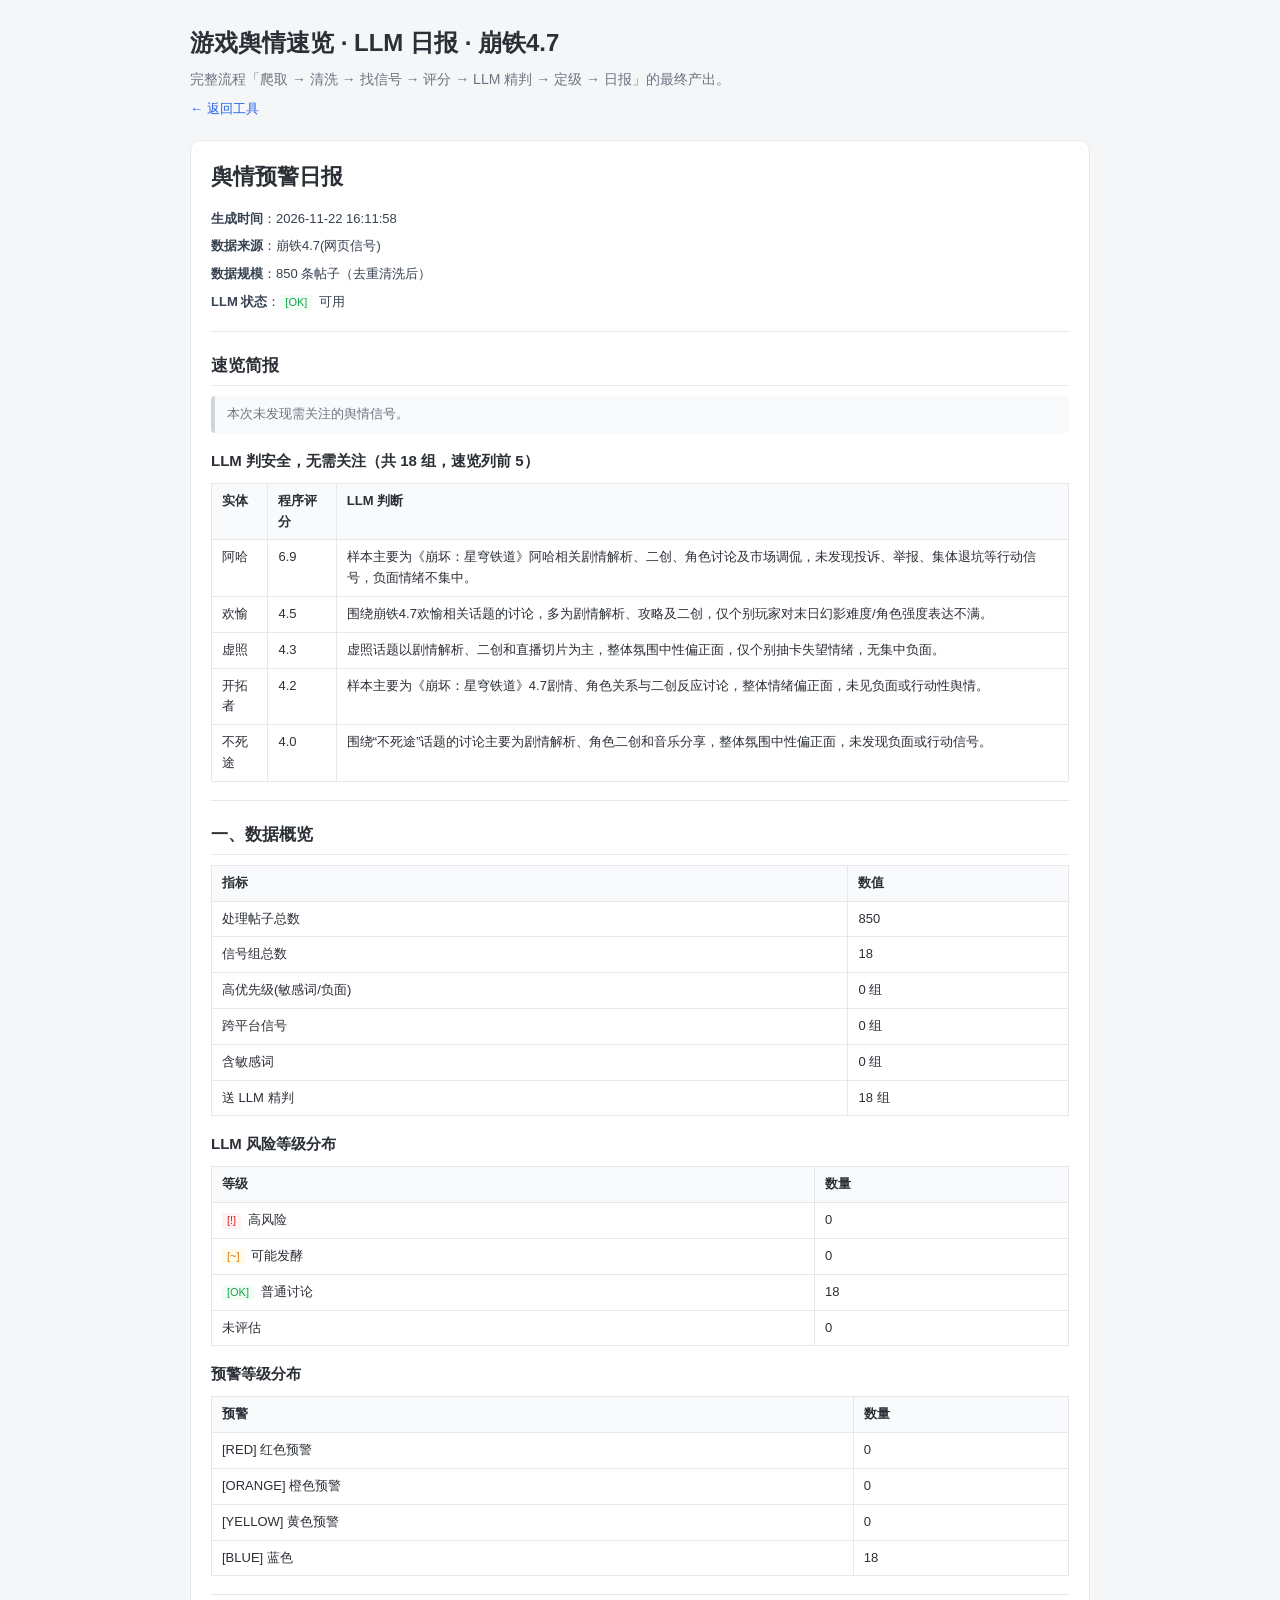
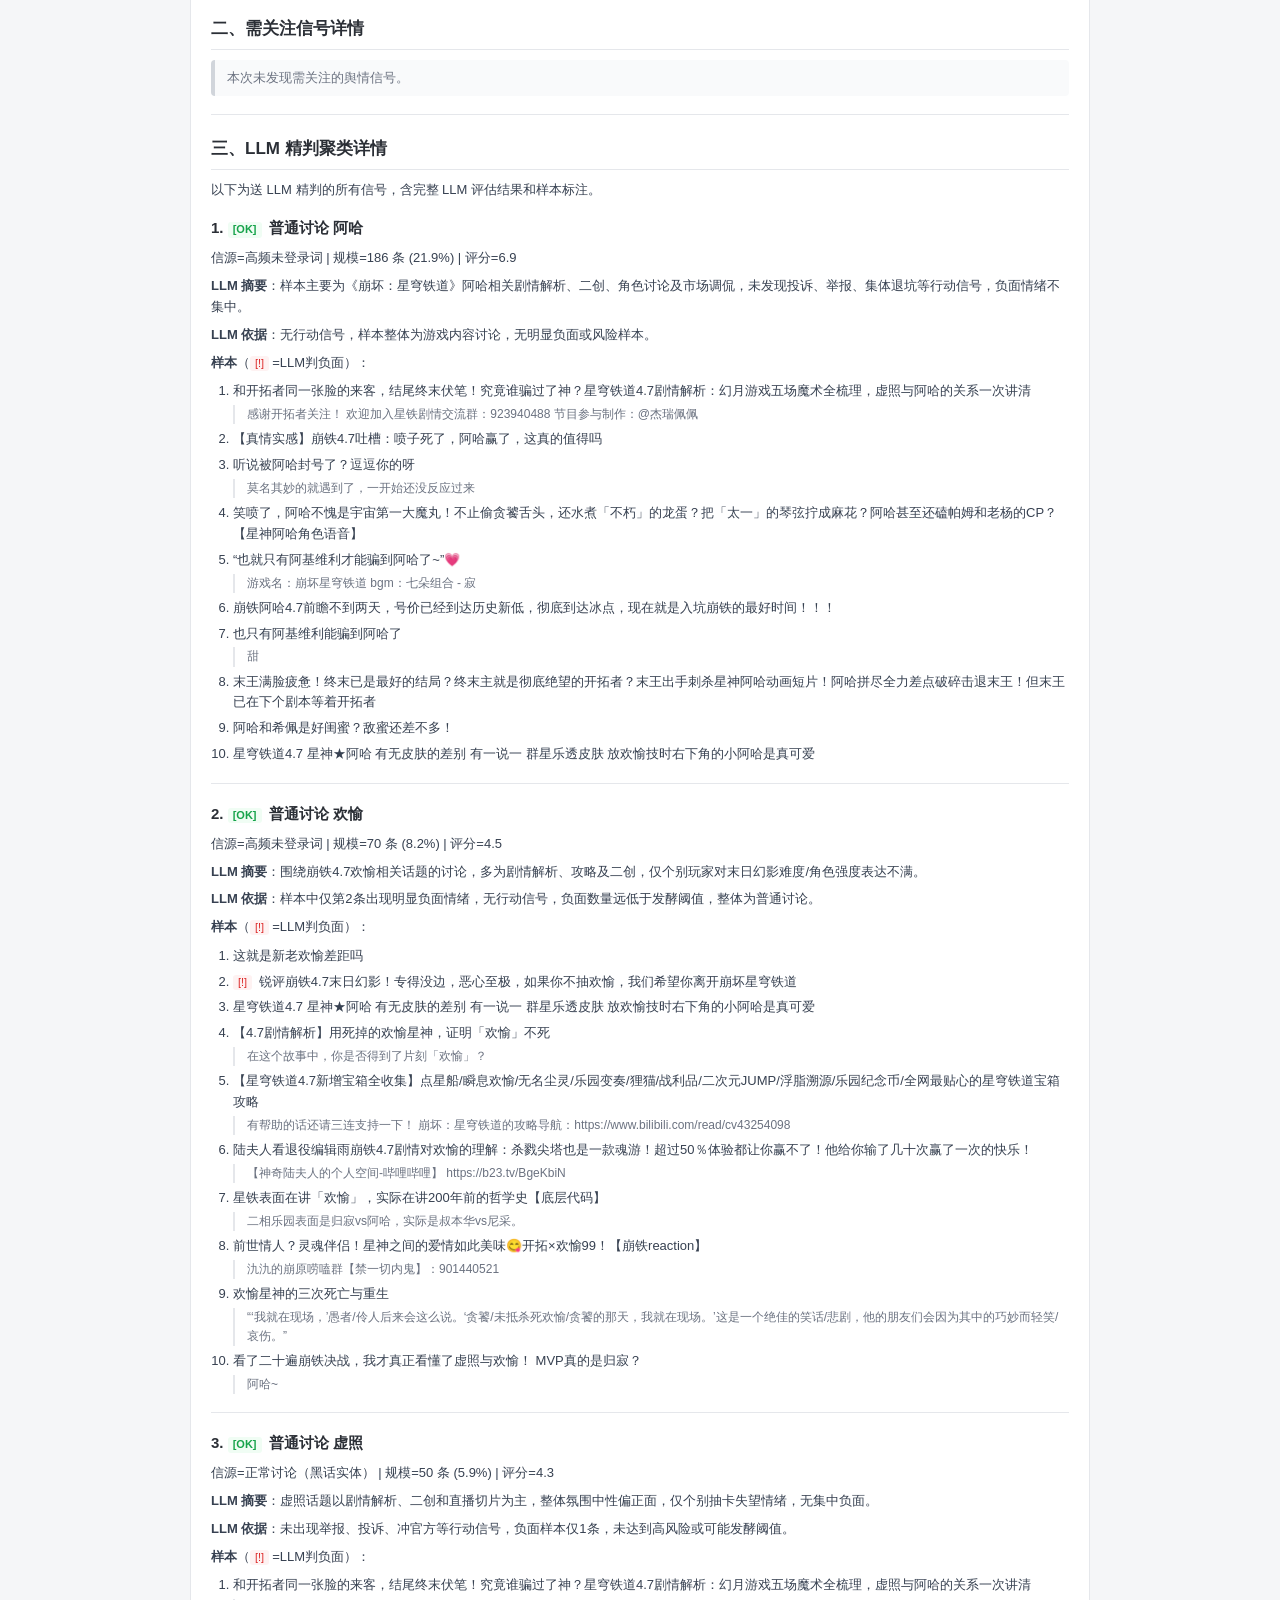
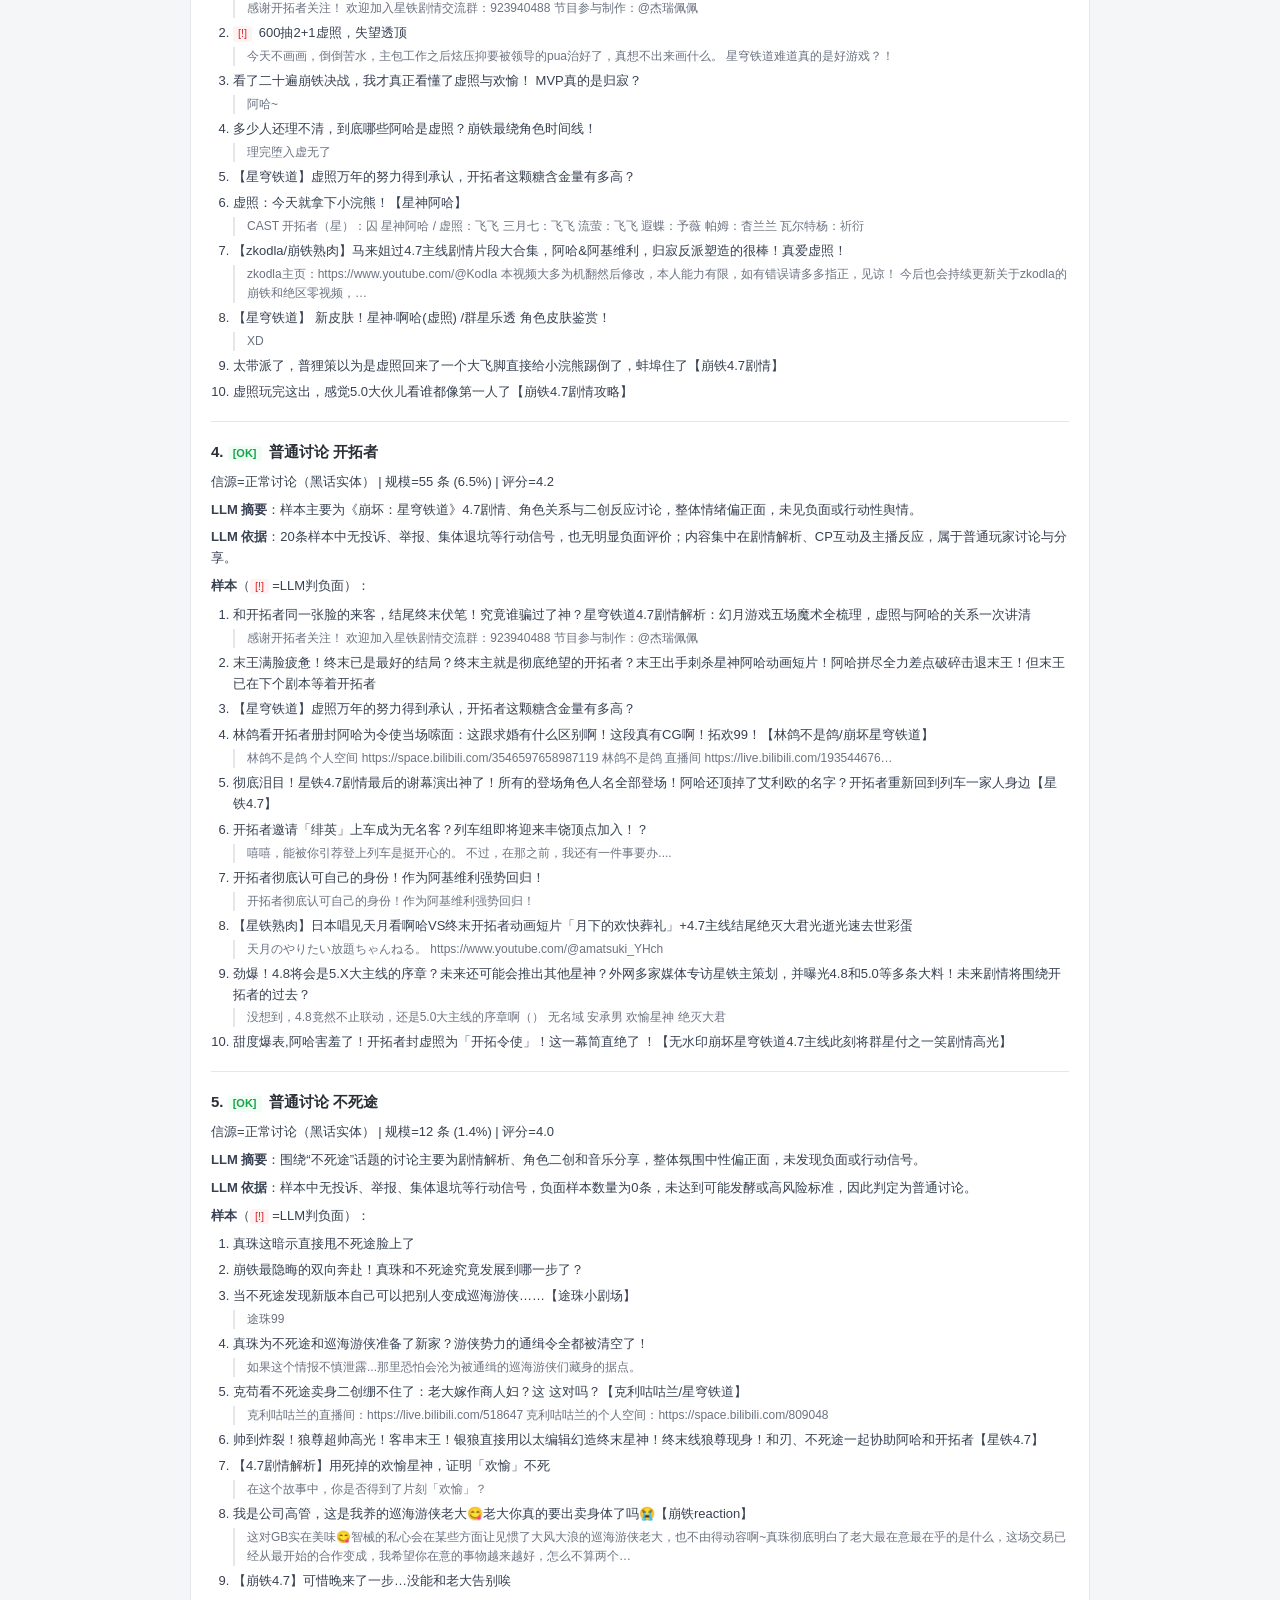
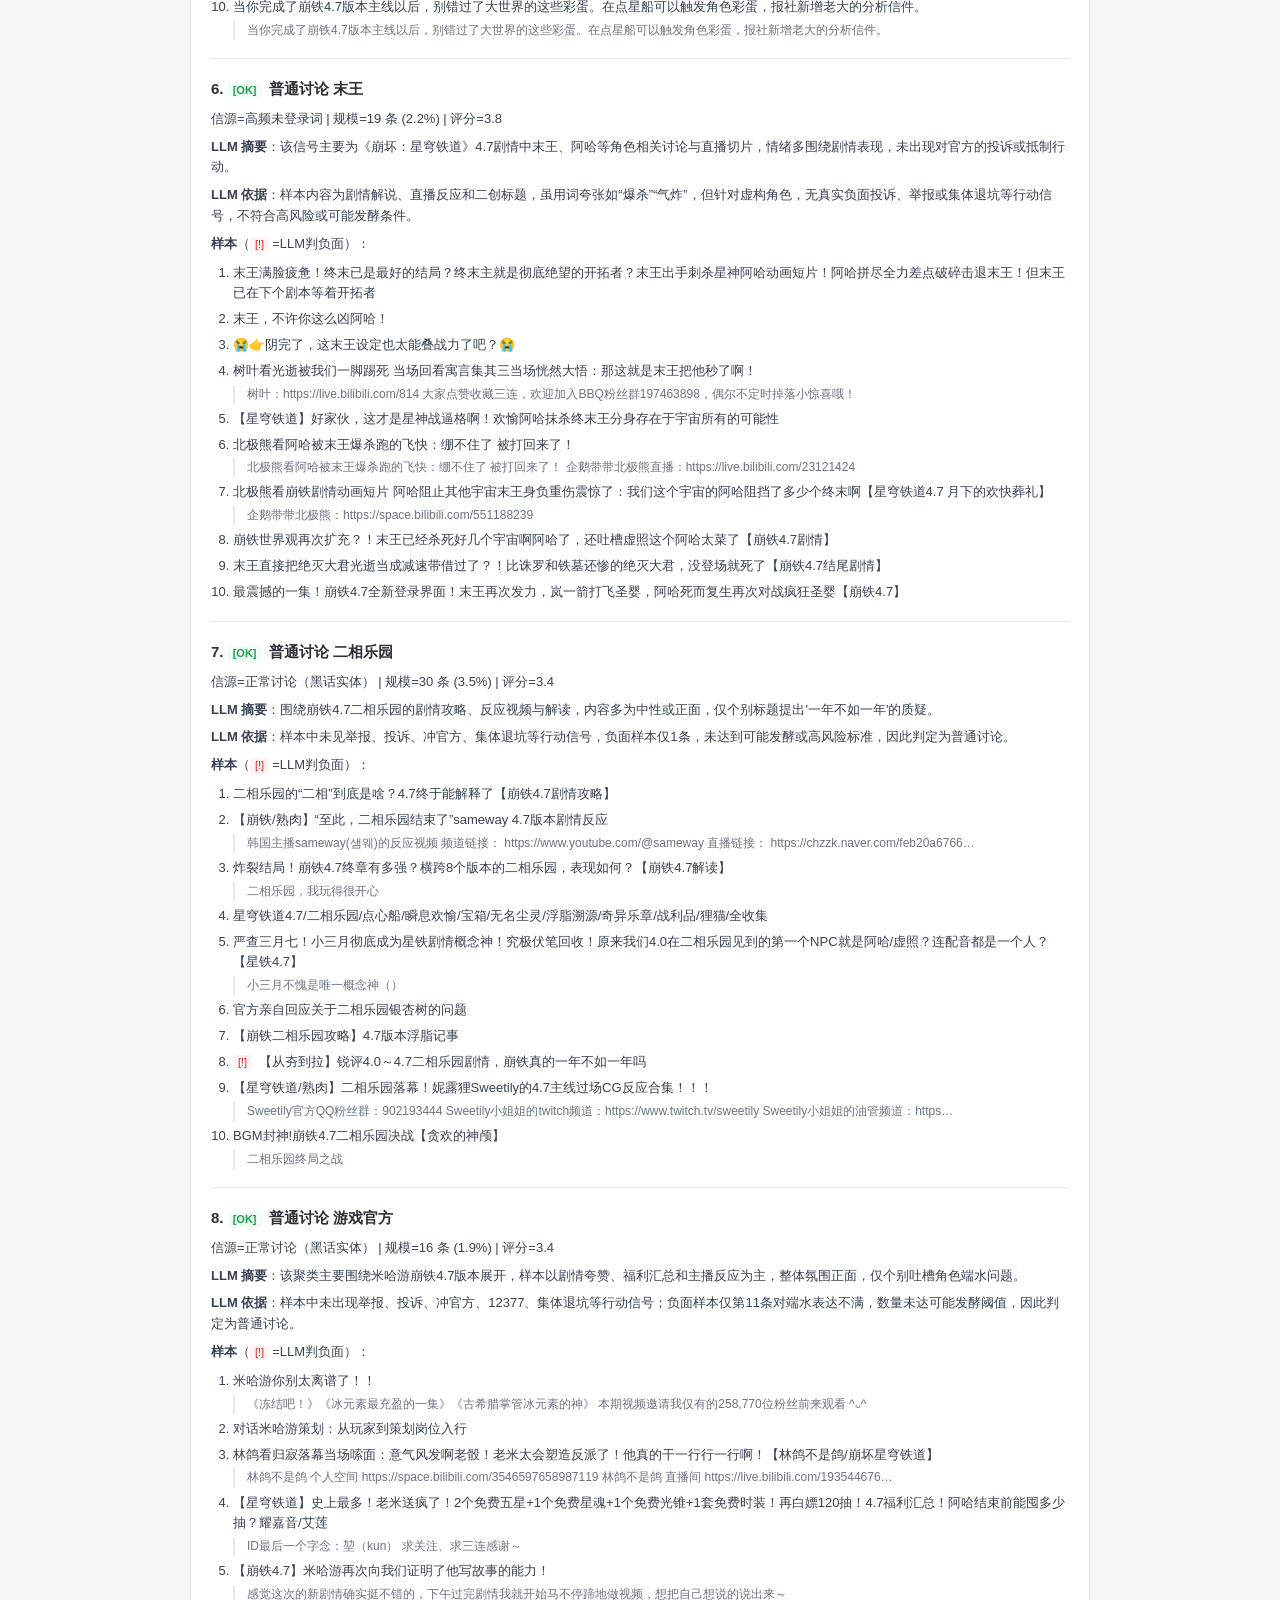
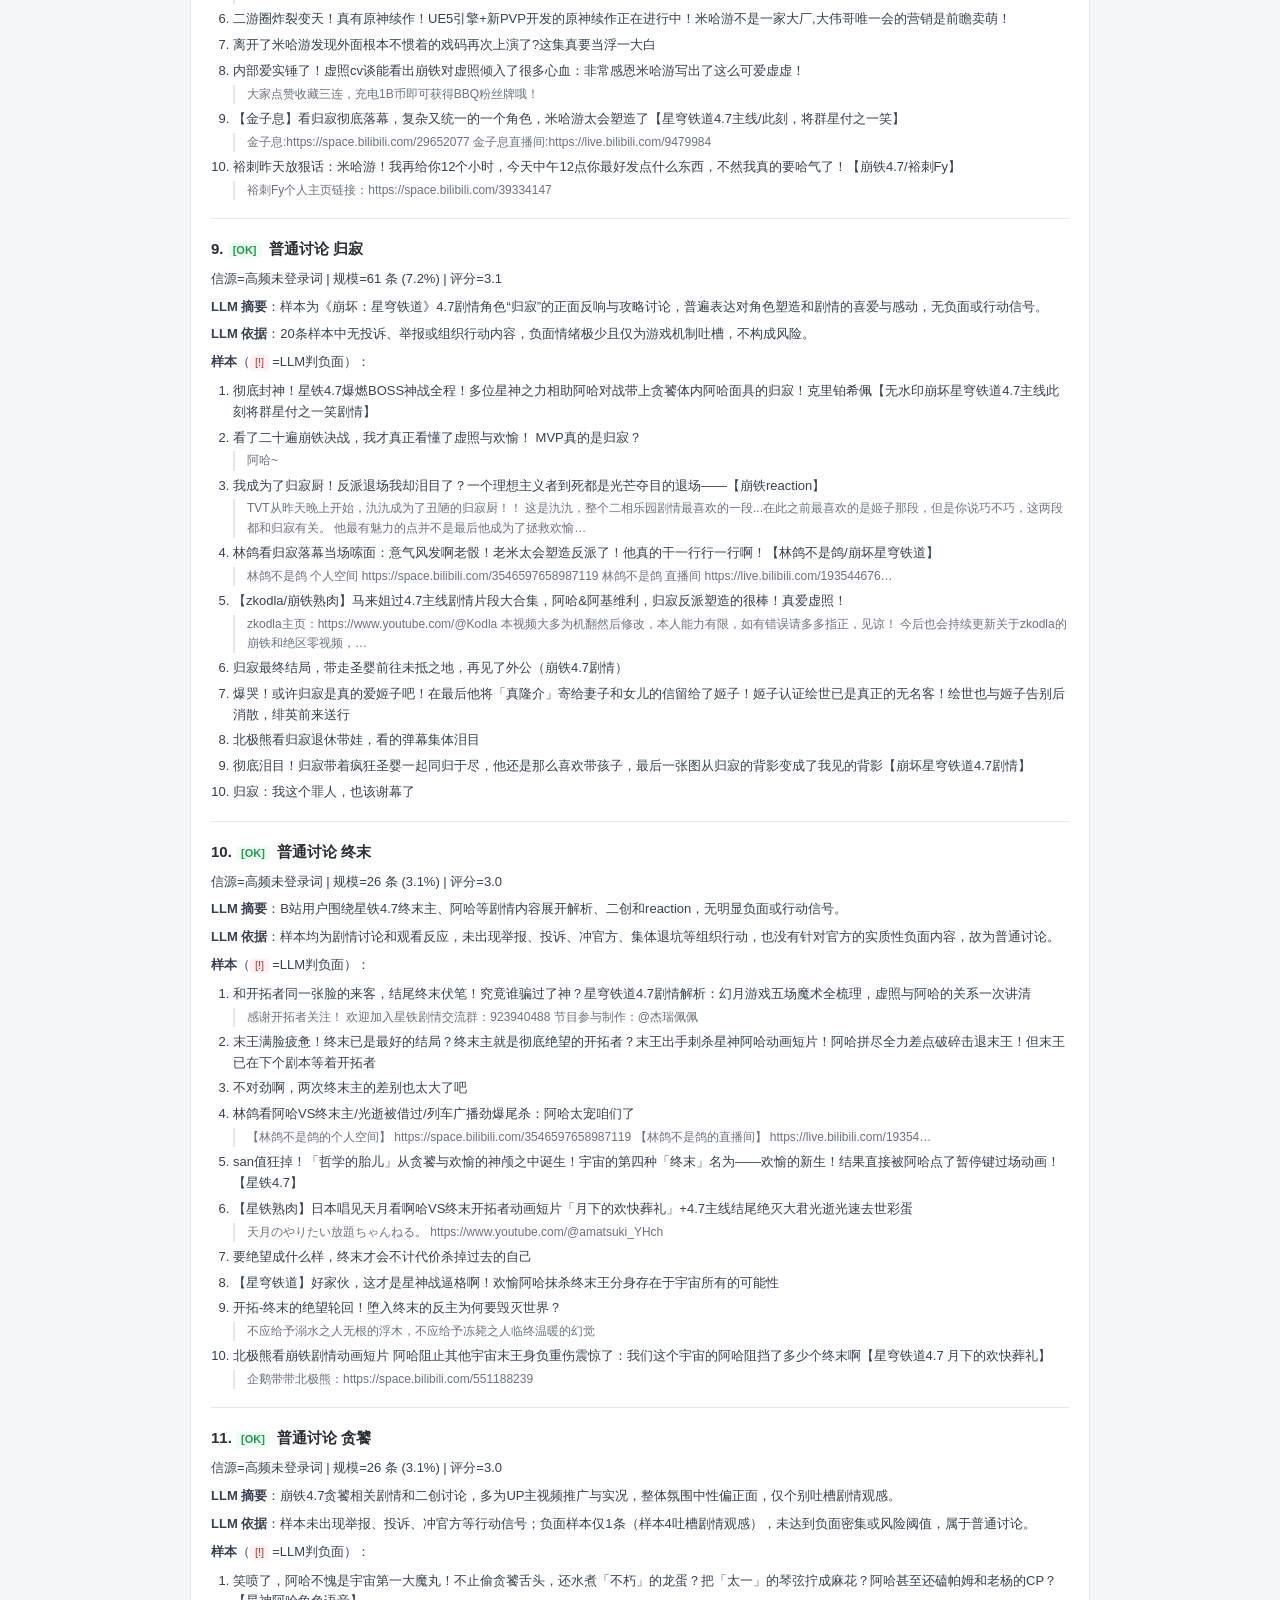
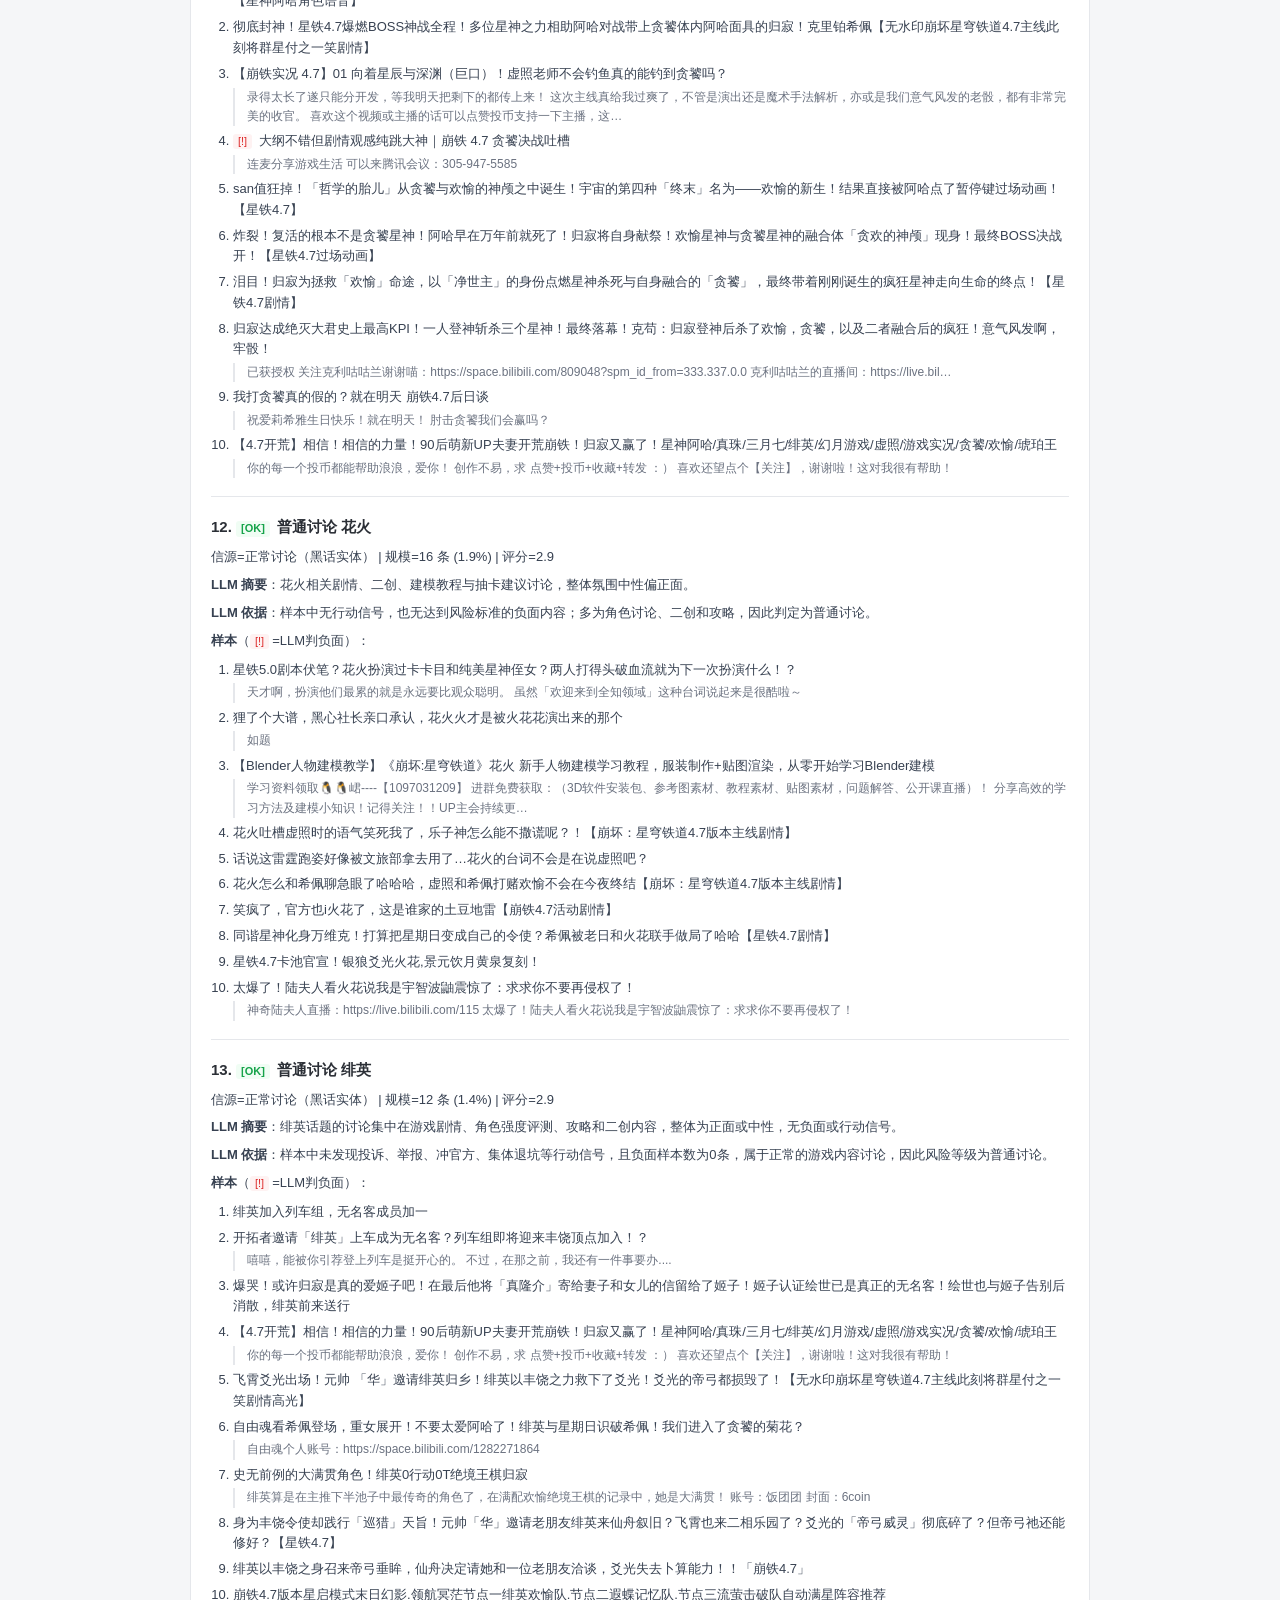
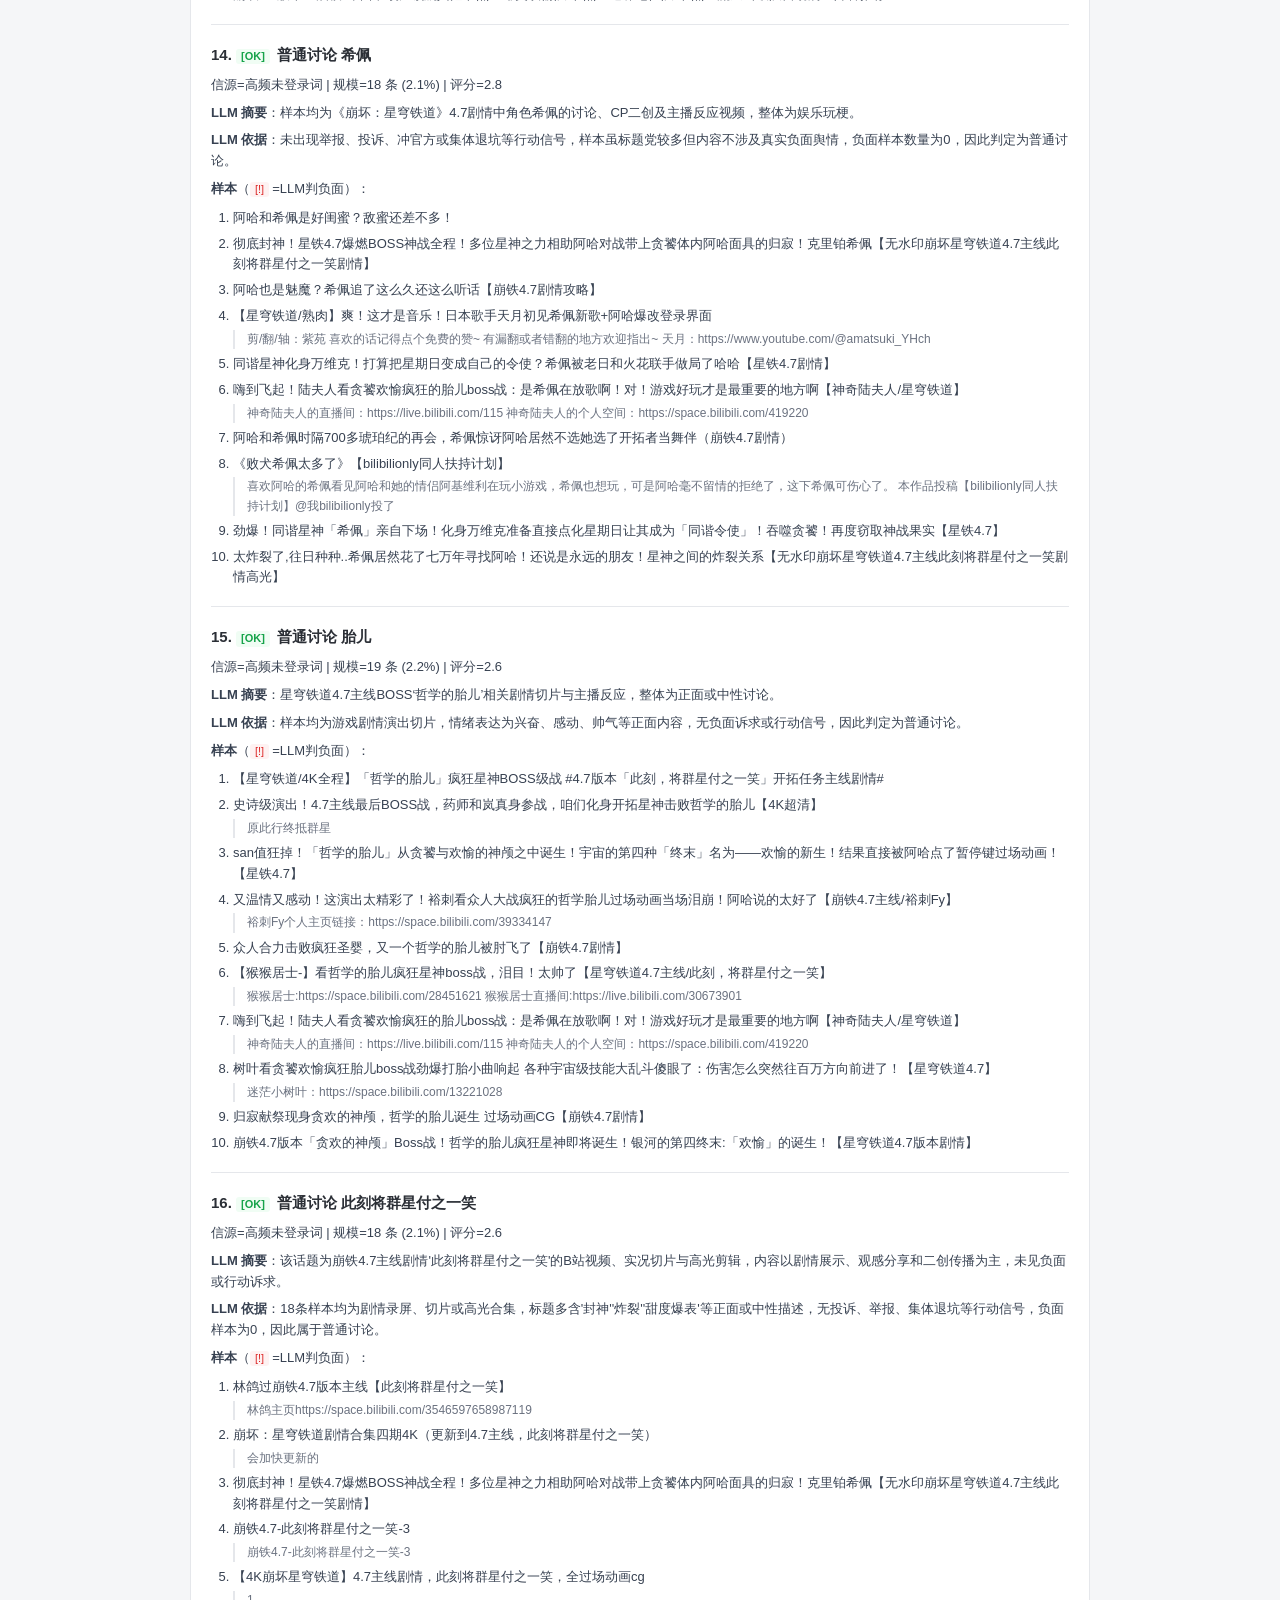
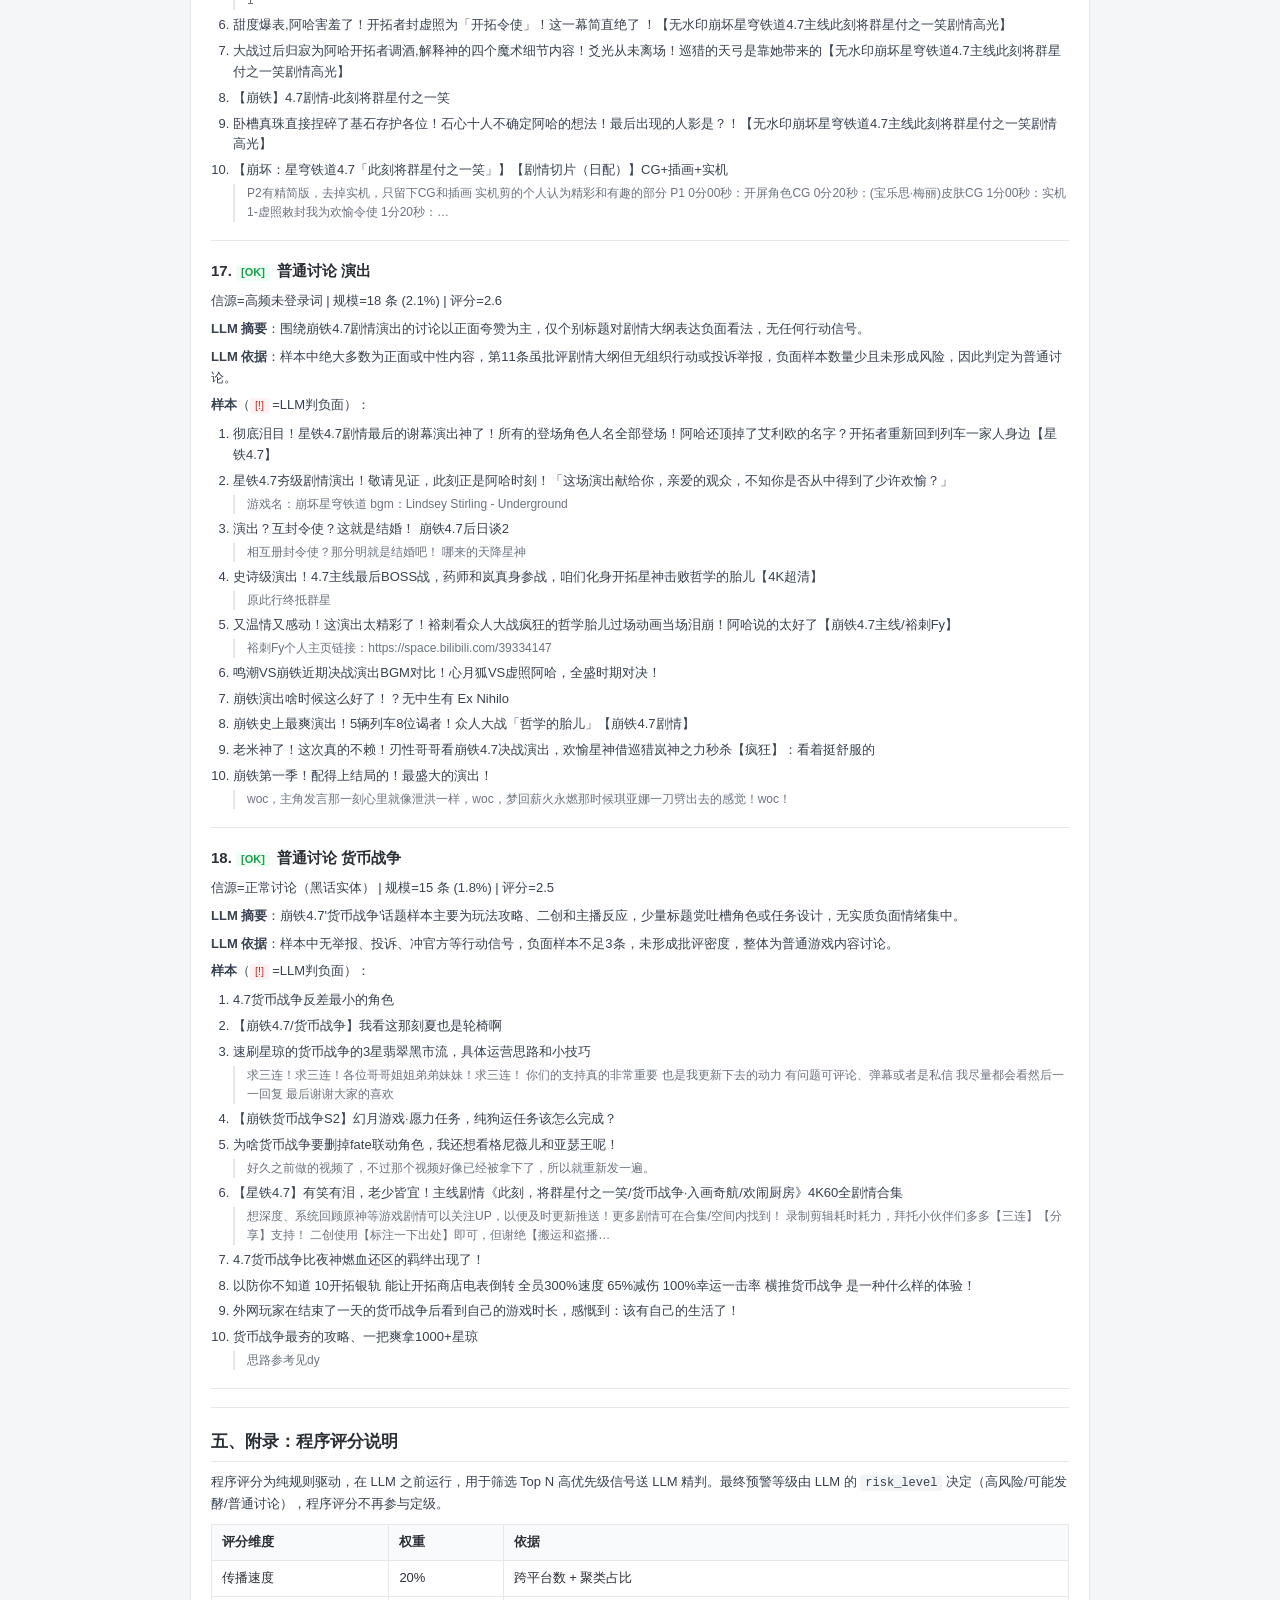
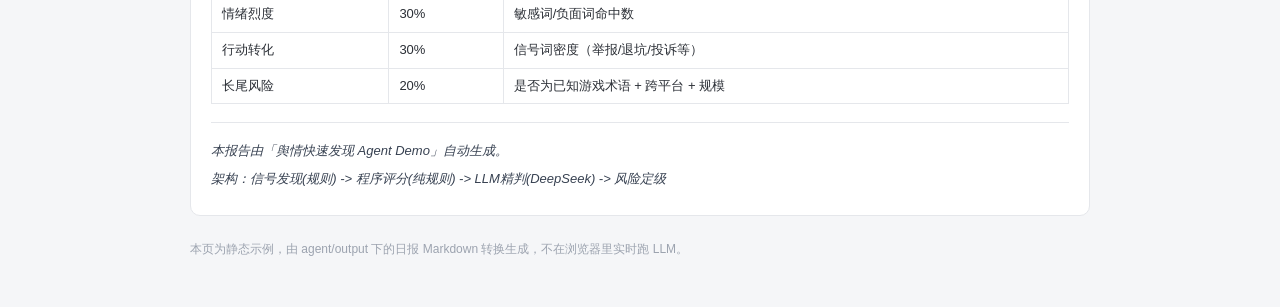
<file: sentiment-tool/daily_崩铁4.7.html>
<!DOCTYPE html>
<html lang="zh-CN">
<head>
  <meta charset="UTF-8">
  <meta name="viewport" content="width=device-width, initial-scale=1.0">
  <title>游戏舆情速览 · LLM 日报 · 崩铁4.7</title>
  <link rel="stylesheet" href="style.css">
  <style>
    .report { max-width: 900px; }
    .report h1 { font-size: 22px; margin: 0 0 14px; }
    .report h2 { font-size: 17px; margin: 20px 0 10px; border-bottom: 1px solid #e5e7eb; padding-bottom: 6px; }
    .report h3 { font-size: 15px; margin: 16px 0 8px; }
    .report p { font-size: 13px; color: #374151; margin: 7px 0; }
    .report hr { border: none; border-top: 1px solid #e5e7eb; margin: 18px 0; }
    .report blockquote { background: #f9fafb; border-left: 4px solid #d1d5db; border-radius: 4px; padding: 8px 12px; margin: 10px 0; color: #6b7280; font-size: 13px; }
    .report table { border-collapse: collapse; width: 100%; margin: 10px 0; font-size: 13px; }
    .report th, .report td { border: 1px solid #e5e7eb; padding: 7px 10px; text-align: left; vertical-align: top; }
    .report th { background: #f9fafb; font-weight: 600; }
    .report code { background: #f3f4f6; padding: 1px 5px; border-radius: 3px; font-size: 12px; }
    .report ol.sample-list { margin: 8px 0 10px 22px; }
    .report ol.sample-list li { font-size: 13px; margin: 5px 0; color: #374151; }
    .report .sample-body { margin: 3px 0 3px 0; padding-left: 12px; border-left: 2px solid #e5e7eb; color: #6b7280; font-size: 12px; }
    .tag { display: inline-block; font-size: 11px; line-height: 1.4; padding: 0 5px; border-radius: 3px; margin-right: 3px; }
    .tag-neg { background: #fef2f2; color: #dc2626; }
    .tag-ok { background: #f0fdf4; color: #16a34a; }
    .tag-warn { background: #fffbeb; color: #d97706; }
  </style>
</head>
<body>
  <header>
    <h1>游戏舆情速览 · LLM 日报 · 崩铁4.7</h1>
    <p class="subtitle">完整流程「爬取 → 清洗 → 找信号 → 评分 → LLM 精判 → 定级 → 日报」的最终产出。</p>
    <a class="guide-link" href="index.html">← 返回工具</a>
  </header>

  <div class="report panel">
<h1>舆情预警日报</h1>
<p><strong>生成时间</strong>：2026-11-22 16:11:58</p>
<p><strong>数据来源</strong>：崩铁4.7(网页信号)</p>
<p><strong>数据规模</strong>：850 条帖子（去重清洗后）</p>
<p><strong>LLM 状态</strong>：<span class='tag tag-ok'>[OK]</span> 可用</p>
<hr>
<h2>速览简报</h2>
<blockquote>本次未发现需关注的舆情信号。</blockquote>
<h3>LLM 判安全，无需关注（共 18 组，速览列前 5）</h3>
<table><tr><th>实体</th><th>程序评分</th><th>LLM 判断</th></tr><tr><td>阿哈</td><td>6.9</td><td>样本主要为《崩坏：星穹铁道》阿哈相关剧情解析、二创、角色讨论及市场调侃，未发现投诉、举报、集体退坑等行动信号，负面情绪不集中。</td></tr><tr><td>欢愉</td><td>4.5</td><td>围绕崩铁4.7欢愉相关话题的讨论，多为剧情解析、攻略及二创，仅个别玩家对末日幻影难度/角色强度表达不满。</td></tr><tr><td>虚照</td><td>4.3</td><td>虚照话题以剧情解析、二创和直播切片为主，整体氛围中性偏正面，仅个别抽卡失望情绪，无集中负面。</td></tr><tr><td>开拓者</td><td>4.2</td><td>样本主要为《崩坏：星穹铁道》4.7剧情、角色关系与二创反应讨论，整体情绪偏正面，未见负面或行动性舆情。</td></tr><tr><td>不死途</td><td>4.0</td><td>围绕“不死途”话题的讨论主要为剧情解析、角色二创和音乐分享，整体氛围中性偏正面，未发现负面或行动信号。</td></tr></table>
<hr>
<h2>一、数据概览</h2>
<table><tr><th>指标</th><th>数值</th></tr><tr><td>处理帖子总数</td><td>850</td></tr><tr><td>信号组总数</td><td>18</td></tr><tr><td>高优先级(敏感词/负面)</td><td>0 组</td></tr><tr><td>跨平台信号</td><td>0 组</td></tr><tr><td>含敏感词</td><td>0 组</td></tr><tr><td>送 LLM 精判</td><td>18 组</td></tr></table>
<h3>LLM 风险等级分布</h3>
<table><tr><th>等级</th><th>数量</th></tr><tr><td><span class='tag tag-neg'>[!]</span> 高风险</td><td>0</td></tr><tr><td><span class='tag tag-warn'>[~]</span> 可能发酵</td><td>0</td></tr><tr><td><span class='tag tag-ok'>[OK]</span> 普通讨论</td><td>18</td></tr><tr><td>未评估</td><td>0</td></tr></table>
<h3>预警等级分布</h3>
<table><tr><th>预警</th><th>数量</th></tr><tr><td>[RED] 红色预警</td><td>0</td></tr><tr><td>[ORANGE] 橙色预警</td><td>0</td></tr><tr><td>[YELLOW] 黄色预警</td><td>0</td></tr><tr><td>[BLUE] 蓝色</td><td>18</td></tr></table>
<hr>
<h2>二、需关注信号详情</h2>
<blockquote>本次未发现需关注的舆情信号。</blockquote>
<hr>
<h2>三、LLM 精判聚类详情</h2>
<p>以下为送 LLM 精判的所有信号，含完整 LLM 评估结果和样本标注。</p>
<h3>1. <span class='tag tag-ok'>[OK]</span> 普通讨论 阿哈</h3>
<p>信源=高频未登录词 | 规模=186 条 (21.9%) | 评分=6.9</p>
<p><strong>LLM 摘要</strong>：样本主要为《崩坏：星穹铁道》阿哈相关剧情解析、二创、角色讨论及市场调侃，未发现投诉、举报、集体退坑等行动信号，负面情绪不集中。</p>
<p><strong>LLM 依据</strong>：无行动信号，样本整体为游戏内容讨论，无明显负面或风险样本。</p>
<p><strong>样本</strong>（<span class='tag tag-neg'>[!]</span>=LLM判负面）：</p>
<ol class='sample-list'>
<li>和开拓者同一张脸的来客，结尾终末伏笔！究竟谁骗过了神？星穹铁道4.7剧情解析：幻月游戏五场魔术全梳理，虚照与阿哈的关系一次讲清<div class='sample-body'>感谢开拓者关注！ 欢迎加入星铁剧情交流群：923940488 节目参与制作：@杰瑞佩佩</div></li>
<li>【真情实感】崩铁4.7吐槽：喷子死了，阿哈赢了，这真的值得吗</li>
<li>听说被阿哈封号了？逗逗你的呀<div class='sample-body'>莫名其妙的就遇到了，一开始还没反应过来</div></li>
<li>笑喷了，阿哈不愧是宇宙第一大魔丸！不止偷贪饕舌头，还水煮「不朽」的龙蛋？把「太一」的琴弦拧成麻花？阿哈甚至还磕帕姆和老杨的CP？【星神阿哈角色语音】</li>
<li>“也就只有阿基维利才能骗到阿哈了~”💗<div class='sample-body'>游戏名：崩坏星穹铁道 bgm：七朵组合 - 寂</div></li>
<li>崩铁阿哈4.7前瞻不到两天，号价已经到达历史新低，彻底到达冰点，现在就是入坑崩铁的最好时间！！！</li>
<li>也只有阿基维利能骗到阿哈了<div class='sample-body'>甜</div></li>
<li>末王满脸疲惫！终末已是最好的结局？终末主就是彻底绝望的开拓者？末王出手刺杀星神阿哈动画短片！阿哈拼尽全力差点破碎击退末王！但末王已在下个剧本等着开拓者</li>
<li>阿哈和希佩是好闺蜜？敌蜜还差不多！</li>
<li>星穹铁道4.7 星神★阿哈 有无皮肤的差别 有一说一 群星乐透皮肤 放欢愉技时右下角的小阿哈是真可爱</li>
</ol>
<hr>
<h3>2. <span class='tag tag-ok'>[OK]</span> 普通讨论 欢愉</h3>
<p>信源=高频未登录词 | 规模=70 条 (8.2%) | 评分=4.5</p>
<p><strong>LLM 摘要</strong>：围绕崩铁4.7欢愉相关话题的讨论，多为剧情解析、攻略及二创，仅个别玩家对末日幻影难度/角色强度表达不满。</p>
<p><strong>LLM 依据</strong>：样本中仅第2条出现明显负面情绪，无行动信号，负面数量远低于发酵阈值，整体为普通讨论。</p>
<p><strong>样本</strong>（<span class='tag tag-neg'>[!]</span>=LLM判负面）：</p>
<ol class='sample-list'>
<li>这就是新老欢愉差距吗</li>
<li><span class='tag tag-neg'>[!]</span> 锐评崩铁4.7末日幻影！专得没边，恶心至极，如果你不抽欢愉，我们希望你离开崩坏星穹铁道</li>
<li>星穹铁道4.7 星神★阿哈 有无皮肤的差别 有一说一 群星乐透皮肤 放欢愉技时右下角的小阿哈是真可爱</li>
<li>【4.7剧情解析】用死掉的欢愉星神，证明「欢愉」不死<div class='sample-body'>在这个故事中，你是否得到了片刻「欢愉」？</div></li>
<li>【星穹铁道4.7新增宝箱全收集】点星船/瞬息欢愉/无名尘灵/乐园变奏/狸猫/战利品/二次元JUMP/浮脂溯源/乐园纪念币/全网最贴心的星穹铁道宝箱攻略<div class='sample-body'>有帮助的话还请三连支持一下！ 崩坏：星穹铁道的攻略导航：https://www.bilibili.com/read/cv43254098</div></li>
<li>陆夫人看退役编辑雨崩铁4.7剧情对欢愉的理解：杀戮尖塔也是一款魂游！超过50％体验都让你赢不了！他给你输了几十次赢了一次的快乐！<div class='sample-body'>【神奇陆夫人的个人空间-哔哩哔哩】 https://b23.tv/BgeKbiN</div></li>
<li>星铁表面在讲「欢愉」，实际在讲200年前的哲学史【底层代码】<div class='sample-body'>二相乐园表面是归寂vs阿哈，实际是叔本华vs尼采。</div></li>
<li>前世情人？灵魂伴侣！星神之间的爱情如此美味😋开拓×欢愉99！【崩铁reaction】<div class='sample-body'>氿氿的崩原唠嗑群【禁一切内鬼】：901440521</div></li>
<li>欢愉星神的三次死亡与重生<div class='sample-body'>“‘我就在现场，’愚者/伶人后来会这么说。‘贪饕/未抵杀死欢愉/贪饕的那天，我就在现场。’这是一个绝佳的笑话/悲剧，他的朋友们会因为其中的巧妙而轻笑/哀伤。”</div></li>
<li>看了二十遍崩铁决战，我才真正看懂了虚照与欢愉！ MVP真的是归寂？<div class='sample-body'>阿哈~</div></li>
</ol>
<hr>
<h3>3. <span class='tag tag-ok'>[OK]</span> 普通讨论 虚照</h3>
<p>信源=正常讨论（黑话实体） | 规模=50 条 (5.9%) | 评分=4.3</p>
<p><strong>LLM 摘要</strong>：虚照话题以剧情解析、二创和直播切片为主，整体氛围中性偏正面，仅个别抽卡失望情绪，无集中负面。</p>
<p><strong>LLM 依据</strong>：未出现举报、投诉、冲官方等行动信号，负面样本仅1条，未达到高风险或可能发酵阈值。</p>
<p><strong>样本</strong>（<span class='tag tag-neg'>[!]</span>=LLM判负面）：</p>
<ol class='sample-list'>
<li>和开拓者同一张脸的来客，结尾终末伏笔！究竟谁骗过了神？星穹铁道4.7剧情解析：幻月游戏五场魔术全梳理，虚照与阿哈的关系一次讲清<div class='sample-body'>感谢开拓者关注！ 欢迎加入星铁剧情交流群：923940488 节目参与制作：@杰瑞佩佩</div></li>
<li><span class='tag tag-neg'>[!]</span> 600抽2+1虚照，失望透顶<div class='sample-body'>今天不画画，倒倒苦水，主包工作之后炫压抑要被领导的pua治好了，真想不出来画什么。 星穹铁道难道真的是好游戏？！</div></li>
<li>看了二十遍崩铁决战，我才真正看懂了虚照与欢愉！ MVP真的是归寂？<div class='sample-body'>阿哈~</div></li>
<li>多少人还理不清，到底哪些阿哈是虚照？崩铁最绕角色时间线！<div class='sample-body'>理完堕入虚无了</div></li>
<li>【星穹铁道】虚照万年的努力得到承认，开拓者这颗糖含金量有多高？</li>
<li>虚照：今天就拿下小浣熊！【星神阿哈】<div class='sample-body'>CAST 开拓者（星）：囚 星神阿哈 / 虚照：飞飞 三月七：飞飞 流萤：飞飞 遐蝶：予薇 帕姆：杳兰兰 瓦尔特杨：祈衍</div></li>
<li>【zkodla/崩铁熟肉】马来姐过4.7主线剧情片段大合集，阿哈&amp;阿基维利，归寂反派塑造的很棒！真爱虚照！<div class='sample-body'>zkodla主页：https://www.youtube.com/@Kodla 本视频大多为机翻然后修改，本人能力有限，如有错误请多多指正，见谅！ 今后也会持续更新关于zkodla的崩铁和绝区零视频，…</div></li>
<li>【星穹铁道】 新皮肤！星神·啊哈(虚照) /群星乐透 角色皮肤鉴赏！<div class='sample-body'>XD</div></li>
<li>太带派了，普狸策以为是虚照回来了一个大飞脚直接给小浣熊踢倒了，蚌埠住了【崩铁4.7剧情】</li>
<li>虚照玩完这出，感觉5.0大伙儿看谁都像第一人了【崩铁4.7剧情攻略】</li>
</ol>
<hr>
<h3>4. <span class='tag tag-ok'>[OK]</span> 普通讨论 开拓者</h3>
<p>信源=正常讨论（黑话实体） | 规模=55 条 (6.5%) | 评分=4.2</p>
<p><strong>LLM 摘要</strong>：样本主要为《崩坏：星穹铁道》4.7剧情、角色关系与二创反应讨论，整体情绪偏正面，未见负面或行动性舆情。</p>
<p><strong>LLM 依据</strong>：20条样本中无投诉、举报、集体退坑等行动信号，也无明显负面评价；内容集中在剧情解析、CP互动及主播反应，属于普通玩家讨论与分享。</p>
<p><strong>样本</strong>（<span class='tag tag-neg'>[!]</span>=LLM判负面）：</p>
<ol class='sample-list'>
<li>和开拓者同一张脸的来客，结尾终末伏笔！究竟谁骗过了神？星穹铁道4.7剧情解析：幻月游戏五场魔术全梳理，虚照与阿哈的关系一次讲清<div class='sample-body'>感谢开拓者关注！ 欢迎加入星铁剧情交流群：923940488 节目参与制作：@杰瑞佩佩</div></li>
<li>末王满脸疲惫！终末已是最好的结局？终末主就是彻底绝望的开拓者？末王出手刺杀星神阿哈动画短片！阿哈拼尽全力差点破碎击退末王！但末王已在下个剧本等着开拓者</li>
<li>【星穹铁道】虚照万年的努力得到承认，开拓者这颗糖含金量有多高？</li>
<li>林鸽看开拓者册封阿哈为令使当场嗦面：这跟求婚有什么区别啊！这段真有CG啊！拓欢99！【林鸽不是鸽/崩坏星穹铁道】<div class='sample-body'>林鸽不是鸽 个人空间 https://space.bilibili.com/3546597658987119 林鸽不是鸽 直播间 https://live.bilibili.com/193544676…</div></li>
<li>彻底泪目！星铁4.7剧情最后的谢幕演出神了！所有的登场角色人名全部登场！阿哈还顶掉了艾利欧的名字？开拓者重新回到列车一家人身边【星铁4.7】</li>
<li>开拓者邀请「绯英」上车成为无名客？列车组即将迎来丰饶顶点加入！？<div class='sample-body'>嘻嘻，能被你引荐登上列车是挺开心的。 不过，在那之前，我还有一件事要办....</div></li>
<li>开拓者彻底认可自己的身份！作为阿基维利强势回归！<div class='sample-body'>开拓者彻底认可自己的身份！作为阿基维利强势回归！</div></li>
<li>【星铁熟肉】日本唱见天月看啊哈VS终末开拓者动画短片「月下的欢快葬礼」+4.7主线结尾绝灭大君光逝光速去世彩蛋<div class='sample-body'>天月のやりたい放題ちゃんねる。 https://www.youtube.com/@amatsuki_YHch</div></li>
<li>劲爆！4.8将会是5.X大主线的序章？未来还可能会推出其他星神？外网多家媒体专访星铁主策划，并曝光4.8和5.0等多条大料！未来剧情将围绕开拓者的过去？<div class='sample-body'>没想到，4.8竟然不止联动，还是5.0大主线的序章啊（） 无名域 安承男 欢愉星神 绝灭大君</div></li>
<li>甜度爆表,阿哈害羞了！开拓者封虚照为「开拓令使」！这一幕简直绝了 ！【无水印崩坏星穹铁道4.7主线此刻将群星付之一笑剧情高光】</li>
</ol>
<hr>
<h3>5. <span class='tag tag-ok'>[OK]</span> 普通讨论 不死途</h3>
<p>信源=正常讨论（黑话实体） | 规模=12 条 (1.4%) | 评分=4.0</p>
<p><strong>LLM 摘要</strong>：围绕“不死途”话题的讨论主要为剧情解析、角色二创和音乐分享，整体氛围中性偏正面，未发现负面或行动信号。</p>
<p><strong>LLM 依据</strong>：样本中无投诉、举报、集体退坑等行动信号，负面样本数量为0条，未达到可能发酵或高风险标准，因此判定为普通讨论。</p>
<p><strong>样本</strong>（<span class='tag tag-neg'>[!]</span>=LLM判负面）：</p>
<ol class='sample-list'>
<li>真珠这暗示直接甩不死途脸上了</li>
<li>崩铁最隐晦的双向奔赴！真珠和不死途究竟发展到哪一步了？</li>
<li>当不死途发现新版本自己可以把别人变成巡海游侠……【途珠小剧场】<div class='sample-body'>途珠99</div></li>
<li>真珠为不死途和巡海游侠准备了新家？游侠势力的通缉令全都被清空了！<div class='sample-body'>如果这个情报不慎泄露...那里恐怕会沦为被通缉的巡海游侠们藏身的据点。</div></li>
<li>克苟看不死途卖身二创绷不住了：老大嫁作商人妇？这 这对吗？【克利咕咕兰/星穹铁道】<div class='sample-body'>克利咕咕兰的直播间：https://live.bilibili.com/518647 克利咕咕兰的个人空间：https://space.bilibili.com/809048</div></li>
<li>帅到炸裂！狼尊超帅高光！客串末王！银狼直接用以太编辑幻造终末星神！终末线狼尊现身！和刃、不死途一起协助阿哈和开拓者【星铁4.7】</li>
<li>【4.7剧情解析】用死掉的欢愉星神，证明「欢愉」不死<div class='sample-body'>在这个故事中，你是否得到了片刻「欢愉」？</div></li>
<li>我是公司高管，这是我养的巡海游侠老大😋老大你真的要出卖身体了吗😭【崩铁reaction】<div class='sample-body'>这对GB实在美味😋智械的私心会在某些方面让见惯了大风大浪的巡海游侠老大，也不由得动容啊~真珠彻底明白了老大最在意最在乎的是什么，这场交易已经从最开始的合作变成，我希望你在意的事物越来越好，怎么不算两个…</div></li>
<li>【崩铁4.7】可惜晚来了一步…没能和老大告别唉</li>
<li>当你完成了崩铁4.7版本主线以后，别错过了大世界的这些彩蛋。在点星船可以触发角色彩蛋，报社新增老大的分析信件。<div class='sample-body'>当你完成了崩铁4.7版本主线以后，别错过了大世界的这些彩蛋。在点星船可以触发角色彩蛋，报社新增老大的分析信件。</div></li>
</ol>
<hr>
<h3>6. <span class='tag tag-ok'>[OK]</span> 普通讨论 末王</h3>
<p>信源=高频未登录词 | 规模=19 条 (2.2%) | 评分=3.8</p>
<p><strong>LLM 摘要</strong>：该信号主要为《崩坏：星穹铁道》4.7剧情中末王、阿哈等角色相关讨论与直播切片，情绪多围绕剧情表现，未出现对官方的投诉或抵制行动。</p>
<p><strong>LLM 依据</strong>：样本内容为剧情解说、直播反应和二创标题，虽用词夸张如“爆杀”“气炸”，但针对虚构角色，无真实负面投诉、举报或集体退坑等行动信号，不符合高风险或可能发酵条件。</p>
<p><strong>样本</strong>（<span class='tag tag-neg'>[!]</span>=LLM判负面）：</p>
<ol class='sample-list'>
<li>末王满脸疲惫！终末已是最好的结局？终末主就是彻底绝望的开拓者？末王出手刺杀星神阿哈动画短片！阿哈拼尽全力差点破碎击退末王！但末王已在下个剧本等着开拓者</li>
<li>末王，不许你这么凶阿哈！</li>
<li>😭👉阴完了，这末王设定也太能叠战力了吧？😭</li>
<li>树叶看光逝被我们一脚踢死 当场回看寓言集其三当场恍然大悟：那这就是末王把他秒了啊！<div class='sample-body'>树叶：https://live.bilibili.com/814 大家点赞收藏三连，欢迎加入BBQ粉丝群197463898，偶尔不定时掉落小惊喜哦！</div></li>
<li>【星穹铁道】好家伙，这才是星神战逼格啊！欢愉阿哈抹杀终末王分身存在于宇宙所有的可能性</li>
<li>北极熊看阿哈被末王爆杀跑的飞快：绷不住了 被打回来了！<div class='sample-body'>北极熊看阿哈被末王爆杀跑的飞快：绷不住了 被打回来了！ 企鹅带带北极熊直播：https://live.bilibili.com/23121424</div></li>
<li>北极熊看崩铁剧情动画短片 阿哈阻止其他宇宙末王身负重伤震惊了：我们这个宇宙的阿哈阻挡了多少个终末啊【星穹铁道4.7 月下的欢快葬礼】<div class='sample-body'>企鹅带带北极熊：https://space.bilibili.com/551188239</div></li>
<li>崩铁世界观再次扩充？！末王已经杀死好几个宇宙啊阿哈了，还吐槽虚照这个阿哈太菜了【崩铁4.7剧情】</li>
<li>末王直接把绝灭大君光逝当成减速带借过了？！比诛罗和铁墓还惨的绝灭大君，没登场就死了【崩铁4.7结尾剧情】</li>
<li>最震撼的一集！崩铁4.7全新登录界面！末王再次发力，岚一箭打飞圣婴，阿哈死而复生再次对战疯狂圣婴【崩铁4.7】</li>
</ol>
<hr>
<h3>7. <span class='tag tag-ok'>[OK]</span> 普通讨论 二相乐园</h3>
<p>信源=正常讨论（黑话实体） | 规模=30 条 (3.5%) | 评分=3.4</p>
<p><strong>LLM 摘要</strong>：围绕崩铁4.7二相乐园的剧情攻略、反应视频与解读，内容多为中性或正面，仅个别标题提出&#x27;一年不如一年&#x27;的质疑。</p>
<p><strong>LLM 依据</strong>：样本中未见举报、投诉、冲官方、集体退坑等行动信号，负面样本仅1条，未达到可能发酵或高风险标准，因此判定为普通讨论。</p>
<p><strong>样本</strong>（<span class='tag tag-neg'>[!]</span>=LLM判负面）：</p>
<ol class='sample-list'>
<li>二相乐园的“二相”到底是啥？4.7终于能解释了【崩铁4.7剧情攻略】</li>
<li>【崩铁/熟肉】“至此，二相乐园结束了”sameway 4.7版本剧情反应<div class='sample-body'>韩国主播sameway(샘웨)的反应视频 频道链接： https://www.youtube.com/@sameway 直播链接： https://chzzk.naver.com/feb20a6766…</div></li>
<li>炸裂结局！崩铁4.7终章有多强？横跨8个版本的二相乐园，表现如何？【崩铁4.7解读】<div class='sample-body'>二相乐园，我玩得很开心</div></li>
<li>星穹铁道4.7/二相乐园/点心船/瞬息欢愉/宝箱/无名尘灵/浮脂溯源/奇异乐章/战利品/狸猫/全收集</li>
<li>严查三月七！小三月彻底成为星铁剧情概念神！究极伏笔回收！原来我们4.0在二相乐园见到的第一个NPC就是阿哈/虚照？连配音都是一个人？【星铁4.7】<div class='sample-body'>小三月不愧是唯一概念神（）</div></li>
<li>官方亲自回应关于二相乐园银杏树的问题</li>
<li>【崩铁二相乐园攻略】4.7版本浮脂记事</li>
<li><span class='tag tag-neg'>[!]</span> 【从夯到拉】锐评4.0～4.7二相乐园剧情，崩铁真的一年不如一年吗</li>
<li>【星穹铁道/熟肉】二相乐园落幕！妮露狸Sweetily的4.7主线过场CG反应合集！！！<div class='sample-body'>Sweetily官方QQ粉丝群：902193444 Sweetily小姐姐的twitch频道：https://www.twitch.tv/sweetily Sweetily小姐姐的油管频道：https…</div></li>
<li>BGM封神!崩铁4.7二相乐园决战【贪欢的神颅】<div class='sample-body'>二相乐园终局之战</div></li>
</ol>
<hr>
<h3>8. <span class='tag tag-ok'>[OK]</span> 普通讨论 游戏官方</h3>
<p>信源=正常讨论（黑话实体） | 规模=16 条 (1.9%) | 评分=3.4</p>
<p><strong>LLM 摘要</strong>：该聚类主要围绕米哈游崩铁4.7版本展开，样本以剧情夸赞、福利汇总和主播反应为主，整体氛围正面，仅个别吐槽角色端水问题。</p>
<p><strong>LLM 依据</strong>：样本中未出现举报、投诉、冲官方、12377、集体退坑等行动信号；负面样本仅第11条对端水表达不满，数量未达可能发酵阈值，因此判定为普通讨论。</p>
<p><strong>样本</strong>（<span class='tag tag-neg'>[!]</span>=LLM判负面）：</p>
<ol class='sample-list'>
<li>米哈游你别太离谱了！！<div class='sample-body'>《冻结吧！》《冰元素最充盈的一集》《古希腊掌管冰元素的神》 本期视频邀请我仅有的258,770位粉丝前来观看 ^ᴗ^</div></li>
<li>对话米哈游策划：从玩家到策划岗位入行</li>
<li>林鸽看归寂落幕当场嗦面：意气风发啊老骰！老米太会塑造反派了！他真的干一行行一行啊！【林鸽不是鸽/崩坏星穹铁道】<div class='sample-body'>林鸽不是鸽 个人空间 https://space.bilibili.com/3546597658987119 林鸽不是鸽 直播间 https://live.bilibili.com/193544676…</div></li>
<li>【星穹铁道】史上最多！老米送疯了！2个免费五星+1个免费星魂+1个免费光锥+1套免费时装！再白嫖120抽！4.7福利汇总！阿哈结束前能囤多少抽？耀嘉音/艾莲<div class='sample-body'>ID最后一个字念：堃（kun） 求关注、求三连感谢～</div></li>
<li>【崩铁4.7】米哈游再次向我们证明了他写故事的能力！<div class='sample-body'>感觉这次的新剧情确实挺不错的，下午过完剧情我就开始马不停蹄地做视频，想把自己想说的说出来～</div></li>
<li>二游圈炸裂变天！真有原神续作！UE5引擎+新PVP开发的原神续作正在进行中！米哈游不是一家大厂,大伟哥唯一会的营销是前瞻卖萌！</li>
<li>离开了米哈游发现外面根本不惯着的戏码再次上演了?这集真要当浮一大白</li>
<li>内部爱实锤了！虚照cv谈能看出崩铁对虚照倾入了很多心血：非常感恩米哈游写出了这么可爱虚虚！<div class='sample-body'>大家点赞收藏三连，充电1B币即可获得BBQ粉丝牌哦！</div></li>
<li>【金子息】看归寂彻底落幕，复杂又统一的一个角色，米哈游太会塑造了【星穹铁道4.7主线/此刻，将群星付之一笑】<div class='sample-body'>金子息:https://space.bilibili.com/29652077 金子息直播间:https://live.bilibili.com/9479984</div></li>
<li>裕刺昨天放狠话：米哈游！我再给你12个小时，今天中午12点你最好发点什么东西，不然我真的要哈气了！【崩铁4.7/裕刺Fy】<div class='sample-body'>裕刺Fy个人主页链接：https://space.bilibili.com/39334147</div></li>
</ol>
<hr>
<h3>9. <span class='tag tag-ok'>[OK]</span> 普通讨论 归寂</h3>
<p>信源=高频未登录词 | 规模=61 条 (7.2%) | 评分=3.1</p>
<p><strong>LLM 摘要</strong>：样本为《崩坏：星穹铁道》4.7剧情角色“归寂”的正面反响与攻略讨论，普遍表达对角色塑造和剧情的喜爱与感动，无负面或行动信号。</p>
<p><strong>LLM 依据</strong>：20条样本中无投诉、举报或组织行动内容，负面情绪极少且仅为游戏机制吐槽，不构成风险。</p>
<p><strong>样本</strong>（<span class='tag tag-neg'>[!]</span>=LLM判负面）：</p>
<ol class='sample-list'>
<li>彻底封神！星铁4.7爆燃BOSS神战全程！多位星神之力相助阿哈对战带上贪饕体内阿哈面具的归寂！克里铂希佩【无水印崩坏星穹铁道4.7主线此刻将群星付之一笑剧情】</li>
<li>看了二十遍崩铁决战，我才真正看懂了虚照与欢愉！ MVP真的是归寂？<div class='sample-body'>阿哈~</div></li>
<li>我成为了归寂厨！反派退场我却泪目了？一个理想主义者到死都是光芒夺目的退场——【崩铁reaction】<div class='sample-body'>TVT从昨天晚上开始，氿氿成为了丑陋的归寂厨！！ 这是氿氿，整个二相乐园剧情最喜欢的一段...在此之前最喜欢的是姬子那段，但是你说巧不巧，这两段都和归寂有关。 他最有魅力的点并不是最后他成为了拯救欢愉…</div></li>
<li>林鸽看归寂落幕当场嗦面：意气风发啊老骰！老米太会塑造反派了！他真的干一行行一行啊！【林鸽不是鸽/崩坏星穹铁道】<div class='sample-body'>林鸽不是鸽 个人空间 https://space.bilibili.com/3546597658987119 林鸽不是鸽 直播间 https://live.bilibili.com/193544676…</div></li>
<li>【zkodla/崩铁熟肉】马来姐过4.7主线剧情片段大合集，阿哈&amp;阿基维利，归寂反派塑造的很棒！真爱虚照！<div class='sample-body'>zkodla主页：https://www.youtube.com/@Kodla 本视频大多为机翻然后修改，本人能力有限，如有错误请多多指正，见谅！ 今后也会持续更新关于zkodla的崩铁和绝区零视频，…</div></li>
<li>归寂最终结局，带走圣婴前往未抵之地，再见了外公（崩铁4.7剧情）</li>
<li>爆哭！或许归寂是真的爱姬子吧！在最后他将「真隆介」寄给妻子和女儿的信留给了姬子！姬子认证绘世已是真正的无名客！绘世也与姬子告别后消散，绯英前来送行</li>
<li>北极熊看归寂退休带娃，看的弹幕集体泪目</li>
<li>彻底泪目！归寂带着疯狂圣婴一起同归于尽，他还是那么喜欢带孩子，最后一张图从归寂的背影变成了我见的背影【崩坏星穹铁道4.7剧情】</li>
<li>归寂：我这个罪人，也该谢幕了</li>
</ol>
<hr>
<h3>10. <span class='tag tag-ok'>[OK]</span> 普通讨论 终末</h3>
<p>信源=高频未登录词 | 规模=26 条 (3.1%) | 评分=3.0</p>
<p><strong>LLM 摘要</strong>：B站用户围绕星铁4.7终末主、阿哈等剧情内容展开解析、二创和reaction，无明显负面或行动信号。</p>
<p><strong>LLM 依据</strong>：样本均为剧情讨论和观看反应，未出现举报、投诉、冲官方、集体退坑等组织行动，也没有针对官方的实质性负面内容，故为普通讨论。</p>
<p><strong>样本</strong>（<span class='tag tag-neg'>[!]</span>=LLM判负面）：</p>
<ol class='sample-list'>
<li>和开拓者同一张脸的来客，结尾终末伏笔！究竟谁骗过了神？星穹铁道4.7剧情解析：幻月游戏五场魔术全梳理，虚照与阿哈的关系一次讲清<div class='sample-body'>感谢开拓者关注！ 欢迎加入星铁剧情交流群：923940488 节目参与制作：@杰瑞佩佩</div></li>
<li>末王满脸疲惫！终末已是最好的结局？终末主就是彻底绝望的开拓者？末王出手刺杀星神阿哈动画短片！阿哈拼尽全力差点破碎击退末王！但末王已在下个剧本等着开拓者</li>
<li>不对劲啊，两次终末主的差别也太大了吧</li>
<li>林鸽看阿哈VS终末主/光逝被借过/列车广播劲爆尾杀：阿哈太宠咱们了<div class='sample-body'>【林鸽不是鸽的个人空间】 https://space.bilibili.com/3546597658987119 【林鸽不是鸽的直播间】 https://live.bilibili.com/19354…</div></li>
<li>san值狂掉！「哲学的胎儿」从贪饕与欢愉的神颅之中诞生！宇宙的第四种「终末」名为——欢愉的新生！结果直接被阿哈点了暂停键过场动画！【星铁4.7】</li>
<li>【星铁熟肉】日本唱见天月看啊哈VS终末开拓者动画短片「月下的欢快葬礼」+4.7主线结尾绝灭大君光逝光速去世彩蛋<div class='sample-body'>天月のやりたい放題ちゃんねる。 https://www.youtube.com/@amatsuki_YHch</div></li>
<li>要绝望成什么样，终末才会不计代价杀掉过去的自己</li>
<li>【星穹铁道】好家伙，这才是星神战逼格啊！欢愉阿哈抹杀终末王分身存在于宇宙所有的可能性</li>
<li>开拓-终末的绝望轮回！堕入终末的反主为何要毁灭世界？<div class='sample-body'>不应给予溺水之人无根的浮木，不应给予冻毙之人临终温暖的幻觉</div></li>
<li>北极熊看崩铁剧情动画短片 阿哈阻止其他宇宙末王身负重伤震惊了：我们这个宇宙的阿哈阻挡了多少个终末啊【星穹铁道4.7 月下的欢快葬礼】<div class='sample-body'>企鹅带带北极熊：https://space.bilibili.com/551188239</div></li>
</ol>
<hr>
<h3>11. <span class='tag tag-ok'>[OK]</span> 普通讨论 贪饕</h3>
<p>信源=高频未登录词 | 规模=26 条 (3.1%) | 评分=3.0</p>
<p><strong>LLM 摘要</strong>：崩铁4.7贪饕相关剧情和二创讨论，多为UP主视频推广与实况，整体氛围中性偏正面，仅个别吐槽剧情观感。</p>
<p><strong>LLM 依据</strong>：样本未出现举报、投诉、冲官方等行动信号；负面样本仅1条（样本4吐槽剧情观感），未达到负面密集或风险阈值，属于普通讨论。</p>
<p><strong>样本</strong>（<span class='tag tag-neg'>[!]</span>=LLM判负面）：</p>
<ol class='sample-list'>
<li>笑喷了，阿哈不愧是宇宙第一大魔丸！不止偷贪饕舌头，还水煮「不朽」的龙蛋？把「太一」的琴弦拧成麻花？阿哈甚至还磕帕姆和老杨的CP？【星神阿哈角色语音】</li>
<li>彻底封神！星铁4.7爆燃BOSS神战全程！多位星神之力相助阿哈对战带上贪饕体内阿哈面具的归寂！克里铂希佩【无水印崩坏星穹铁道4.7主线此刻将群星付之一笑剧情】</li>
<li>【崩铁实况 4.7】01 向着星辰与深渊（巨口）！虚照老师不会钓鱼真的能钓到贪饕吗？<div class='sample-body'>录得太长了遂只能分开发，等我明天把剩下的都传上来！ 这次主线真给我过爽了，不管是演出还是魔术手法解析，亦或是我们意气风发的老骰，都有非常完美的收官。 喜欢这个视频或主播的话可以点赞投币支持一下主播，这…</div></li>
<li><span class='tag tag-neg'>[!]</span> 大纲不错但剧情观感纯跳大神｜崩铁 4.7 贪饕决战吐槽<div class='sample-body'>连麦分享游戏生活 可以来腾讯会议：305-947-5585</div></li>
<li>san值狂掉！「哲学的胎儿」从贪饕与欢愉的神颅之中诞生！宇宙的第四种「终末」名为——欢愉的新生！结果直接被阿哈点了暂停键过场动画！【星铁4.7】</li>
<li>炸裂！复活的根本不是贪饕星神！阿哈早在万年前就死了！归寂将自身献祭！欢愉星神与贪饕星神的融合体「贪欢的神颅」现身！最终BOSS决战开！【星铁4.7过场动画】</li>
<li>泪目！归寂为拯救「欢愉」命途，以「净世主」的身份点燃星神杀死与自身融合的「贪饕」，最终带着刚刚诞生的疯狂星神走向生命的终点！【星铁4.7剧情】</li>
<li>归寂达成绝灭大君史上最高KPI！一人登神斩杀三个星神！最终落幕！克苟：归寂登神后杀了欢愉，贪饕，以及二者融合后的疯狂！意气风发啊，牢骰！<div class='sample-body'>已获授权 关注克利咕咕兰谢谢喵：https://space.bilibili.com/809048?spm_id_from=333.337.0.0 克利咕咕兰的直播间：https://live.bil…</div></li>
<li>我打贪饕真的假的？就在明天 崩铁4.7后日谈<div class='sample-body'>祝爱莉希雅生日快乐！就在明天！ 肘击贪饕我们会赢吗？</div></li>
<li>【4.7开荒】相信！相信的力量！90后萌新UP夫妻开荒崩铁！归寂又赢了！星神阿哈/真珠/三月七/绯英/幻月游戏/虚照/游戏实况/贪饕/欢愉/琥珀王<div class='sample-body'>你的每一个投币都能帮助浪浪，爱你！ 创作不易，求 点赞+投币+收藏+转发 ：） 喜欢还望点个【关注】，谢谢啦！这对我很有帮助！</div></li>
</ol>
<hr>
<h3>12. <span class='tag tag-ok'>[OK]</span> 普通讨论 花火</h3>
<p>信源=正常讨论（黑话实体） | 规模=16 条 (1.9%) | 评分=2.9</p>
<p><strong>LLM 摘要</strong>：花火相关剧情、二创、建模教程与抽卡建议讨论，整体氛围中性偏正面。</p>
<p><strong>LLM 依据</strong>：样本中无行动信号，也无达到风险标准的负面内容；多为角色讨论、二创和攻略，因此判定为普通讨论。</p>
<p><strong>样本</strong>（<span class='tag tag-neg'>[!]</span>=LLM判负面）：</p>
<ol class='sample-list'>
<li>星铁5.0剧本伏笔？花火扮演过卡卡目和纯美星神侄女？两人打得头破血流就为下一次扮演什么！？<div class='sample-body'>天才啊，扮演他们最累的就是永远要比观众聪明。 虽然「欢迎来到全知领域」这种台词说起来是很酷啦～</div></li>
<li>狸了个大谱，黑心社长亲口承认，花火火才是被火花花演出来的那个<div class='sample-body'>如题</div></li>
<li>【Blender人物建模教学】《崩坏:星穹铁道》花火 新手人物建模学习教程，服装制作+贴图渲染，从零开始学习Blender建模<div class='sample-body'>学习资料领取🐧🐧峮----【1097031209】 进群免费获取：（3D软件安装包、参考图素材、教程素材、贴图素材，问题解答、公开课直播）！ 分享高效的学习方法及建模小知识！记得关注！！UP主会持续更…</div></li>
<li>花火吐槽虚照时的语气笑死我了，乐子神怎么能不撒谎呢？！【崩坏：星穹铁道4.7版本主线剧情】</li>
<li>话说这雷霆跑姿好像被文旅部拿去用了…花火的台词不会是在说虚照吧？</li>
<li>花火怎么和希佩聊急眼了哈哈哈，虚照和希佩打赌欢愉不会在今夜终结【崩坏：星穹铁道4.7版本主线剧情】</li>
<li>笑疯了，官方也i火花了，这是谁家的土豆地雷【崩铁4.7活动剧情】</li>
<li>同谐星神化身万维克！打算把星期日变成自己的令使？希佩被老日和火花联手做局了哈哈【星铁4.7剧情】</li>
<li>星铁4.7卡池官宣！银狼爻光火花,景元饮月黄泉复刻！</li>
<li>太爆了！陆夫人看火花说我是宇智波鼬震惊了：求求你不要再侵权了！<div class='sample-body'>神奇陆夫人直播：https://live.bilibili.com/115 太爆了！陆夫人看火花说我是宇智波鼬震惊了：求求你不要再侵权了！</div></li>
</ol>
<hr>
<h3>13. <span class='tag tag-ok'>[OK]</span> 普通讨论 绯英</h3>
<p>信源=正常讨论（黑话实体） | 规模=12 条 (1.4%) | 评分=2.9</p>
<p><strong>LLM 摘要</strong>：绯英话题的讨论集中在游戏剧情、角色强度评测、攻略和二创内容，整体为正面或中性，无负面或行动信号。</p>
<p><strong>LLM 依据</strong>：样本中未发现投诉、举报、冲官方、集体退坑等行动信号，且负面样本数为0条，属于正常的游戏内容讨论，因此风险等级为普通讨论。</p>
<p><strong>样本</strong>（<span class='tag tag-neg'>[!]</span>=LLM判负面）：</p>
<ol class='sample-list'>
<li>绯英加入列车组，无名客成员加一</li>
<li>开拓者邀请「绯英」上车成为无名客？列车组即将迎来丰饶顶点加入！？<div class='sample-body'>嘻嘻，能被你引荐登上列车是挺开心的。 不过，在那之前，我还有一件事要办....</div></li>
<li>爆哭！或许归寂是真的爱姬子吧！在最后他将「真隆介」寄给妻子和女儿的信留给了姬子！姬子认证绘世已是真正的无名客！绘世也与姬子告别后消散，绯英前来送行</li>
<li>【4.7开荒】相信！相信的力量！90后萌新UP夫妻开荒崩铁！归寂又赢了！星神阿哈/真珠/三月七/绯英/幻月游戏/虚照/游戏实况/贪饕/欢愉/琥珀王<div class='sample-body'>你的每一个投币都能帮助浪浪，爱你！ 创作不易，求 点赞+投币+收藏+转发 ：） 喜欢还望点个【关注】，谢谢啦！这对我很有帮助！</div></li>
<li>飞霄爻光出场！元帅 「华」邀请绯英归乡！绯英以丰饶之力救下了爻光！爻光的帝弓都损毁了！【无水印崩坏星穹铁道4.7主线此刻将群星付之一笑剧情高光】</li>
<li>自由魂看希佩登场，重女展开！不要太爱阿哈了！绯英与星期日识破希佩！我们进入了贪饕的菊花？<div class='sample-body'>自由魂个人账号：https://space.bilibili.com/1282271864</div></li>
<li>史无前例的大满贯角色！绯英0行动0T绝境王棋归寂<div class='sample-body'>绯英算是在主推下半池子中最传奇的角色了，在满配欢愉绝境王棋的记录中，她是大满贯！ 账号：饭团团 封面：6coin</div></li>
<li>身为丰饶令使却践行「巡猎」天旨！元帅「华」邀请老朋友绯英来仙舟叙旧？飞霄也来二相乐园了？爻光的「帝弓威灵」彻底碎了？但帝弓祂还能修好？【星铁4.7】</li>
<li>绯英以丰饶之身召来帝弓垂眸，仙舟决定请她和一位老朋友洽谈，爻光失去卜算能力！！「崩铁4.7」</li>
<li>崩铁4.7版本星启模式末日幻影.领航冥茫节点一绯英欢愉队.节点二遐蝶记忆队.节点三流萤击破队自动满星阵容推荐</li>
</ol>
<hr>
<h3>14. <span class='tag tag-ok'>[OK]</span> 普通讨论 希佩</h3>
<p>信源=高频未登录词 | 规模=18 条 (2.1%) | 评分=2.8</p>
<p><strong>LLM 摘要</strong>：样本均为《崩坏：星穹铁道》4.7剧情中角色希佩的讨论、CP二创及主播反应视频，整体为娱乐玩梗。</p>
<p><strong>LLM 依据</strong>：未出现举报、投诉、冲官方或集体退坑等行动信号，样本虽标题党较多但内容不涉及真实负面舆情，负面样本数量为0，因此判定为普通讨论。</p>
<p><strong>样本</strong>（<span class='tag tag-neg'>[!]</span>=LLM判负面）：</p>
<ol class='sample-list'>
<li>阿哈和希佩是好闺蜜？敌蜜还差不多！</li>
<li>彻底封神！星铁4.7爆燃BOSS神战全程！多位星神之力相助阿哈对战带上贪饕体内阿哈面具的归寂！克里铂希佩【无水印崩坏星穹铁道4.7主线此刻将群星付之一笑剧情】</li>
<li>阿哈也是魅魔？希佩追了这么久还这么听话【崩铁4.7剧情攻略】</li>
<li>【星穹铁道/熟肉】爽！这才是音乐！日本歌手天月初见希佩新歌+阿哈爆改登录界面<div class='sample-body'>剪/翻/轴：紫苑 喜欢的话记得点个免费的赞~ 有漏翻或者错翻的地方欢迎指出~ 天月：https://www.youtube.com/@amatsuki_YHch</div></li>
<li>同谐星神化身万维克！打算把星期日变成自己的令使？希佩被老日和火花联手做局了哈哈【星铁4.7剧情】</li>
<li>嗨到飞起！陆夫人看贪饕欢愉疯狂的胎儿boss战：是希佩在放歌啊！对！游戏好玩才是最重要的地方啊【神奇陆夫人/星穹铁道】<div class='sample-body'>神奇陆夫人的直播间：https://live.bilibili.com/115 神奇陆夫人的个人空间：https://space.bilibili.com/419220</div></li>
<li>阿哈和希佩时隔700多琥珀纪的再会，希佩惊讶阿哈居然不选她选了开拓者当舞伴（崩铁4.7剧情）</li>
<li>《败犬希佩太多了》【bilibilionly同人扶持计划】<div class='sample-body'>喜欢阿哈的希佩看见阿哈和她的情侣阿基维利在玩小游戏，希佩也想玩，可是阿哈毫不留情的拒绝了，这下希佩可伤心了。 本作品投稿【bilibilionly同人扶持计划】@我bilibilionly投了</div></li>
<li>劲爆！同谐星神「希佩」亲自下场！化身万维克准备直接点化星期日让其成为「同谐令使」！吞噬贪饕！再度窃取神战果实【星铁4.7】</li>
<li>太炸裂了,往日种种..希佩居然花了七万年寻找阿哈！还说是永远的朋友！星神之间的炸裂关系【无水印崩坏星穹铁道4.7主线此刻将群星付之一笑剧情高光】</li>
</ol>
<hr>
<h3>15. <span class='tag tag-ok'>[OK]</span> 普通讨论 胎儿</h3>
<p>信源=高频未登录词 | 规模=19 条 (2.2%) | 评分=2.6</p>
<p><strong>LLM 摘要</strong>：星穹铁道4.7主线BOSS‘哲学的胎儿’相关剧情切片与主播反应，整体为正面或中性讨论。</p>
<p><strong>LLM 依据</strong>：样本均为游戏剧情演出切片，情绪表达为兴奋、感动、帅气等正面内容，无负面诉求或行动信号，因此判定为普通讨论。</p>
<p><strong>样本</strong>（<span class='tag tag-neg'>[!]</span>=LLM判负面）：</p>
<ol class='sample-list'>
<li>【星穹铁道/4K全程】「哲学的胎儿」疯狂星神BOSS级战 #4.7版本「此刻，将群星付之一笑」开拓任务主线剧情#</li>
<li>史诗级演出！4.7主线最后BOSS战，药师和岚真身参战，咱们化身开拓星神击败哲学的胎儿【4K超清】<div class='sample-body'>原此行终抵群星</div></li>
<li>san值狂掉！「哲学的胎儿」从贪饕与欢愉的神颅之中诞生！宇宙的第四种「终末」名为——欢愉的新生！结果直接被阿哈点了暂停键过场动画！【星铁4.7】</li>
<li>又温情又感动！这演出太精彩了！裕刺看众人大战疯狂的哲学胎儿过场动画当场泪崩！阿哈说的太好了【崩铁4.7主线/裕刺Fy】<div class='sample-body'>裕刺Fy个人主页链接：https://space.bilibili.com/39334147</div></li>
<li>众人合力击败疯狂圣婴，又一个哲学的胎儿被肘飞了【崩铁4.7剧情】</li>
<li>【猴猴居士-】看哲学的胎儿疯狂星神boss战，泪目！太帅了【星穹铁道4.7主线/此刻，将群星付之一笑】<div class='sample-body'>猴猴居士:https://space.bilibili.com/28451621 猴猴居士直播间:https://live.bilibili.com/30673901</div></li>
<li>嗨到飞起！陆夫人看贪饕欢愉疯狂的胎儿boss战：是希佩在放歌啊！对！游戏好玩才是最重要的地方啊【神奇陆夫人/星穹铁道】<div class='sample-body'>神奇陆夫人的直播间：https://live.bilibili.com/115 神奇陆夫人的个人空间：https://space.bilibili.com/419220</div></li>
<li>树叶看贪饕欢愉疯狂胎儿boss战劲爆打胎小曲响起 各种宇宙级技能大乱斗傻眼了：伤害怎么突然往百万方向前进了！【星穹铁道4.7】<div class='sample-body'>迷茫小树叶：https://space.bilibili.com/13221028</div></li>
<li>归寂献祭现身贪欢的神颅，哲学的胎儿诞生 过场动画CG【崩铁4.7剧情】</li>
<li>崩铁4.7版本「贪欢的神颅」Boss战！哲学的胎儿疯狂星神即将诞生！银河的第四终末:「欢愉」的诞生！【星穹铁道4.7版本剧情】</li>
</ol>
<hr>
<h3>16. <span class='tag tag-ok'>[OK]</span> 普通讨论 此刻将群星付之一笑</h3>
<p>信源=高频未登录词 | 规模=18 条 (2.1%) | 评分=2.6</p>
<p><strong>LLM 摘要</strong>：该话题为崩铁4.7主线剧情&#x27;此刻将群星付之一笑&#x27;的B站视频、实况切片与高光剪辑，内容以剧情展示、观感分享和二创传播为主，未见负面或行动诉求。</p>
<p><strong>LLM 依据</strong>：18条样本均为剧情录屏、切片或高光合集，标题多含&#x27;封神&#x27;&#x27;炸裂&#x27;&#x27;甜度爆表&#x27;等正面或中性描述，无投诉、举报、集体退坑等行动信号，负面样本为0，因此属于普通讨论。</p>
<p><strong>样本</strong>（<span class='tag tag-neg'>[!]</span>=LLM判负面）：</p>
<ol class='sample-list'>
<li>林鸽过崩铁4.7版本主线【此刻将群星付之一笑】<div class='sample-body'>林鸽主页https://space.bilibili.com/3546597658987119</div></li>
<li>崩坏：星穹铁道剧情合集四期4K（更新到4.7主线，此刻将群星付之一笑）<div class='sample-body'>会加快更新的</div></li>
<li>彻底封神！星铁4.7爆燃BOSS神战全程！多位星神之力相助阿哈对战带上贪饕体内阿哈面具的归寂！克里铂希佩【无水印崩坏星穹铁道4.7主线此刻将群星付之一笑剧情】</li>
<li>崩铁4.7-此刻将群星付之一笑-3<div class='sample-body'>崩铁4.7-此刻将群星付之一笑-3</div></li>
<li>【4K崩坏星穹铁道】4.7主线剧情，此刻将群星付之一笑，全过场动画cg<div class='sample-body'>1</div></li>
<li>甜度爆表,阿哈害羞了！开拓者封虚照为「开拓令使」！这一幕简直绝了 ！【无水印崩坏星穹铁道4.7主线此刻将群星付之一笑剧情高光】</li>
<li>大战过后归寂为阿哈开拓者调酒,解释神的四个魔术细节内容！爻光从未离场！巡猎的天弓是靠她带来的【无水印崩坏星穹铁道4.7主线此刻将群星付之一笑剧情高光】</li>
<li>【崩铁】4.7剧情-此刻将群星付之一笑</li>
<li>卧槽真珠直接捏碎了基石存护各位！石心十人不确定阿哈的想法！最后出现的人影是？！【无水印崩坏星穹铁道4.7主线此刻将群星付之一笑剧情高光】</li>
<li>【崩坏：星穹铁道4.7「此刻将群星付之一笑」】【剧情切片（日配）】CG+插画+实机<div class='sample-body'>P2有精简版，去掉实机，只留下CG和插画 实机剪的个人认为精彩和有趣的部分 P1 0分00秒：开屏角色CG 0分20秒：(宝乐思·梅丽)皮肤CG 1分00秒：实机1-虚照敕封我为欢愉令使 1分20秒：…</div></li>
</ol>
<hr>
<h3>17. <span class='tag tag-ok'>[OK]</span> 普通讨论 演出</h3>
<p>信源=高频未登录词 | 规模=18 条 (2.1%) | 评分=2.6</p>
<p><strong>LLM 摘要</strong>：围绕崩铁4.7剧情演出的讨论以正面夸赞为主，仅个别标题对剧情大纲表达负面看法，无任何行动信号。</p>
<p><strong>LLM 依据</strong>：样本中绝大多数为正面或中性内容，第11条虽批评剧情大纲但无组织行动或投诉举报，负面样本数量少且未形成风险，因此判定为普通讨论。</p>
<p><strong>样本</strong>（<span class='tag tag-neg'>[!]</span>=LLM判负面）：</p>
<ol class='sample-list'>
<li>彻底泪目！星铁4.7剧情最后的谢幕演出神了！所有的登场角色人名全部登场！阿哈还顶掉了艾利欧的名字？开拓者重新回到列车一家人身边【星铁4.7】</li>
<li>星铁4.7夯级剧情演出！敬请见证，此刻正是阿哈时刻！「这场演出献给你，亲爱的观众，不知你是否从中得到了少许欢愉？」<div class='sample-body'>游戏名：崩坏星穹铁道 bgm：Lindsey Stirling - Underground</div></li>
<li>演出？互封令使？这就是结婚！ 崩铁4.7后日谈2<div class='sample-body'>相互册封令使？那分明就是结婚吧！ 哪来的天降星神</div></li>
<li>史诗级演出！4.7主线最后BOSS战，药师和岚真身参战，咱们化身开拓星神击败哲学的胎儿【4K超清】<div class='sample-body'>原此行终抵群星</div></li>
<li>又温情又感动！这演出太精彩了！裕刺看众人大战疯狂的哲学胎儿过场动画当场泪崩！阿哈说的太好了【崩铁4.7主线/裕刺Fy】<div class='sample-body'>裕刺Fy个人主页链接：https://space.bilibili.com/39334147</div></li>
<li>鸣潮VS崩铁近期决战演出BGM对比！心月狐VS虚照阿哈，全盛时期对决！</li>
<li>崩铁演出啥时候这么好了！？无中生有 Ex Nihilo</li>
<li>崩铁史上最爽演出！5辆列车8位谒者！众人大战「哲学的胎儿」【崩铁4.7剧情】</li>
<li>老米神了！这次真的不赖！刃性哥哥看崩铁4.7决战演出，欢愉星神借巡猎岚神之力秒杀【疯狂】：看着挺舒服的</li>
<li>崩铁第一季！配得上结局的！最盛大的演出！<div class='sample-body'>woc，主角发言那一刻心里就像泄洪一样，woc，梦回薪火永燃那时候琪亚娜一刀劈出去的感觉！woc！</div></li>
</ol>
<hr>
<h3>18. <span class='tag tag-ok'>[OK]</span> 普通讨论 货币战争</h3>
<p>信源=正常讨论（黑话实体） | 规模=15 条 (1.8%) | 评分=2.5</p>
<p><strong>LLM 摘要</strong>：崩铁4.7&#x27;货币战争&#x27;话题样本主要为玩法攻略、二创和主播反应，少量标题党吐槽角色或任务设计，无实质负面情绪集中。</p>
<p><strong>LLM 依据</strong>：样本中无举报、投诉、冲官方等行动信号，负面样本不足3条，未形成批评密度，整体为普通游戏内容讨论。</p>
<p><strong>样本</strong>（<span class='tag tag-neg'>[!]</span>=LLM判负面）：</p>
<ol class='sample-list'>
<li>4.7货币战争反差最小的角色</li>
<li>【崩铁4.7/货币战争】我看这那刻夏也是轮椅啊</li>
<li>速刷星琼的货币战争的3星翡翠黑市流，具体运营思路和小技巧<div class='sample-body'>求三连！求三连！各位哥哥姐姐弟弟妹妹！求三连！ 你们的支持真的非常重要 也是我更新下去的动力 有问题可评论、弹幕或者是私信 我尽量都会看然后一一回复 最后谢谢大家的喜欢</div></li>
<li>【崩铁货币战争S2】幻月游戏·愿力任务，纯狗运任务该怎么完成？</li>
<li>为啥货币战争要删掉fate联动角色，我还想看格尼薇儿和亚瑟王呢！<div class='sample-body'>好久之前做的视频了，不过那个视频好像已经被拿下了，所以就重新发一遍。</div></li>
<li>【星铁4.7】有笑有泪，老少皆宜！主线剧情《此刻，将群星付之一笑/货币战争·入画奇航/欢闹厨房》4K60全剧情合集<div class='sample-body'>想深度、系统回顾原神等游戏剧情可以关注UP，以便及时更新推送！更多剧情可在合集/空间内找到！ 录制剪辑耗时耗力，拜托小伙伴们多多【三连】【分享】支持！ 二创使用【标注一下出处】即可，但谢绝【搬运和盗播…</div></li>
<li>4.7货币战争比夜神燃血还区的羁绊出现了！</li>
<li>以防你不知道 10开拓银轨 能让开拓商店电表倒转 全员300%速度 65%减伤 100%幸运一击率 横推货币战争 是一种什么样的体验！</li>
<li>外网玩家在结束了一天的货币战争后看到自己的游戏时长，感慨到：该有自己的生活了！</li>
<li>货币战争最夯的攻略、一把爽拿1000+星琼<div class='sample-body'>思路参考见dy</div></li>
</ol>
<hr>
<hr>
<h2>五、附录：程序评分说明</h2>
<p>程序评分为纯规则驱动，在 LLM 之前运行，用于筛选 Top N 高优先级信号送 LLM 精判。最终预警等级由 LLM 的 <code>risk_level</code> 决定（高风险/可能发酵/普通讨论），程序评分不再参与定级。</p>
<table><tr><th>评分维度</th><th>权重</th><th>依据</th></tr><tr><td>传播速度</td><td>20%</td><td>跨平台数 + 聚类占比</td></tr><tr><td>情绪烈度</td><td>30%</td><td>敏感词/负面词命中数</td></tr><tr><td>行动转化</td><td>30%</td><td>信号词密度（举报/退坑/投诉等）</td></tr><tr><td>长尾风险</td><td>20%</td><td>是否为已知游戏术语 + 跨平台 + 规模</td></tr></table>
<hr>
<p><em>本报告由「舆情快速发现 Agent Demo」自动生成。</em></p>
<p><em>架构：信号发现(规则) -&gt; 程序评分(纯规则) -&gt; LLM精判(DeepSeek) -&gt; 风险定级</em></p>
  </div>

  <footer>
    <p>本页为静态示例，由 agent/output 下的日报 Markdown 转换生成，不在浏览器里实时跑 LLM。</p>
  </footer>
</body>
</html>
</file>
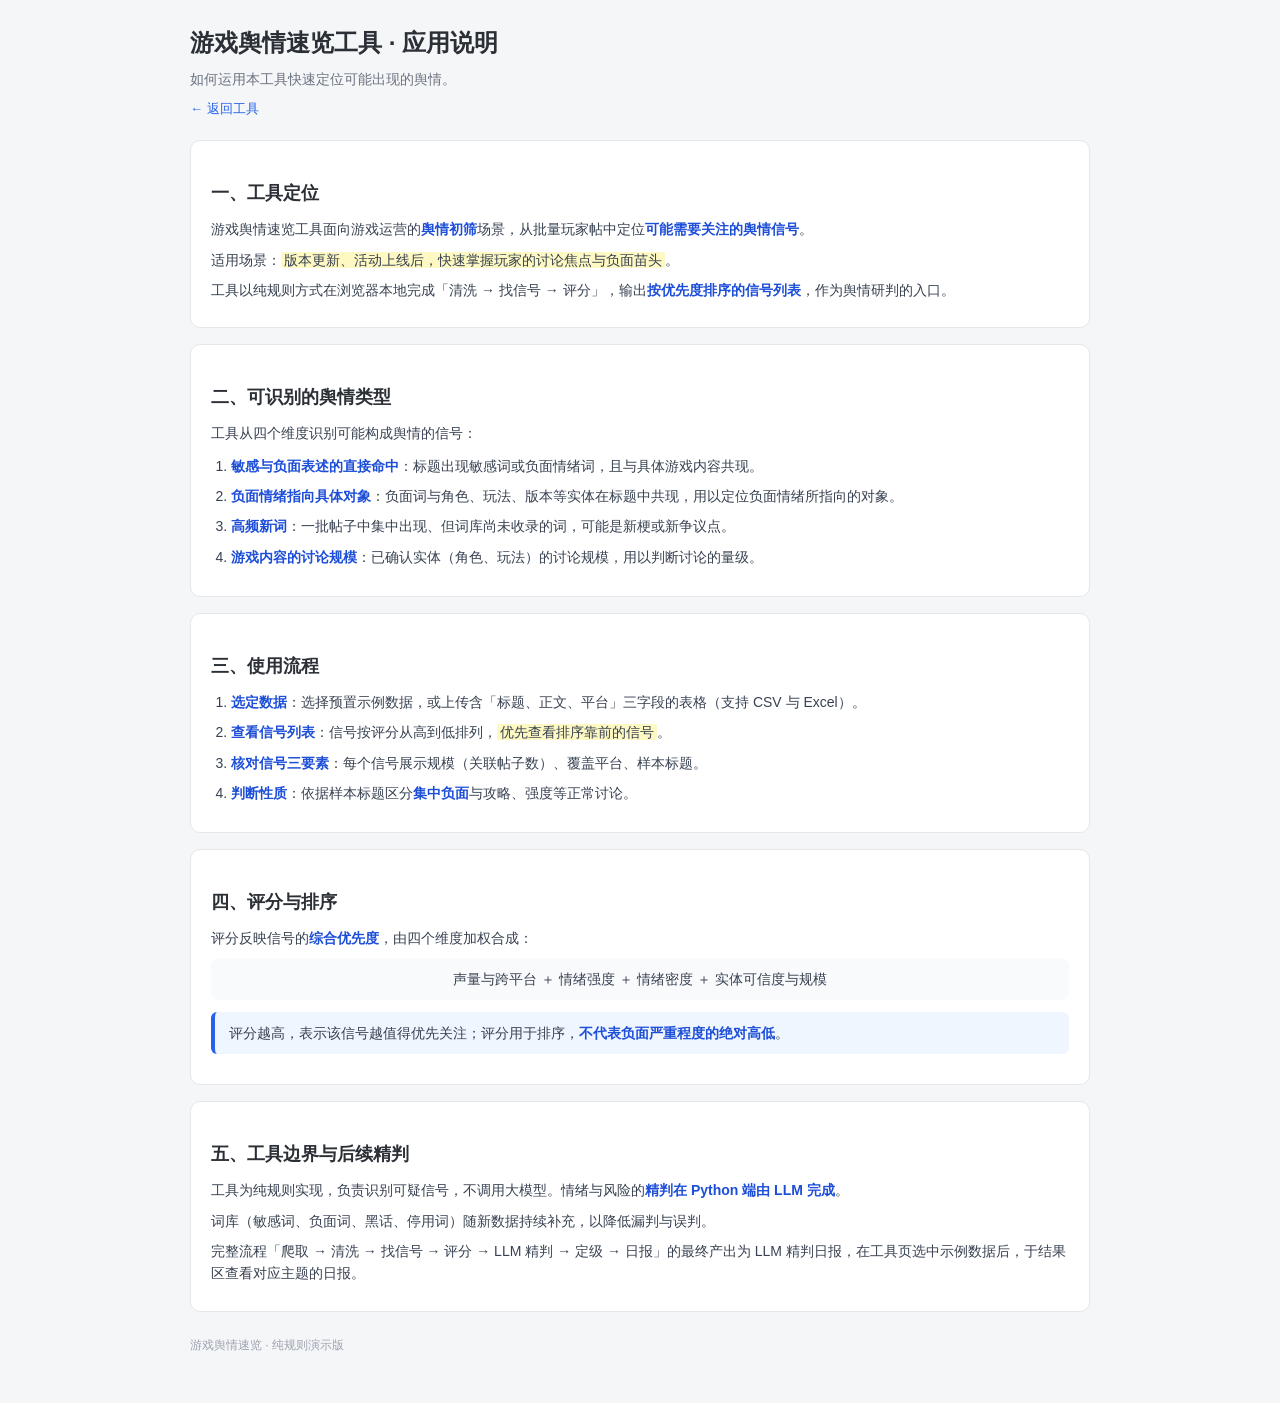
<file: sentiment-tool/guide.html>
<!DOCTYPE html>
<html lang="zh-CN">
<head>
  <meta charset="UTF-8">
  <meta name="viewport" content="width=device-width, initial-scale=1.0">
  <title>使用说明 · 游戏舆情速览</title>
  <link rel="stylesheet" href="style.css">
</head>
<body>
  <header>
    <h1>游戏舆情速览工具 · 应用说明</h1>
    <p class="subtitle">如何运用本工具快速定位可能出现的舆情。</p>
    <a class="guide-link" href="index.html">← 返回工具</a>
  </header>

  <div class="guide">

    <section class="panel">
      <h2><span class="no">一、</span>工具定位</h2>
      <p>游戏舆情速览工具面向游戏运营的<strong>舆情初筛</strong>场景，从批量玩家帖中定位<strong>可能需要关注的舆情信号</strong>。</p>
      <p>适用场景：<span class="hl">版本更新、活动上线后，快速掌握玩家的讨论焦点与负面苗头</span>。</p>
      <p>工具以纯规则方式在浏览器本地完成「清洗 → 找信号 → 评分」，输出<strong>按优先度排序的信号列表</strong>，作为舆情研判的入口。</p>
    </section>

    <section class="panel">
      <h2><span class="no">二、</span>可识别的舆情类型</h2>
      <p>工具从四个维度识别可能构成舆情的信号：</p>
      <ol class="guide-list">
        <li><strong>敏感与负面表述的直接命中</strong>：标题出现敏感词或负面情绪词，且与具体游戏内容共现。</li>
        <li><strong>负面情绪指向具体对象</strong>：负面词与角色、玩法、版本等实体在标题中共现，用以定位负面情绪所指向的对象。</li>
        <li><strong>高频新词</strong>：一批帖子中集中出现、但词库尚未收录的词，可能是新梗或新争议点。</li>
        <li><strong>游戏内容的讨论规模</strong>：已确认实体（角色、玩法）的讨论规模，用以判断讨论的量级。</li>
      </ol>
    </section>

    <section class="panel">
      <h2><span class="no">三、</span>使用流程</h2>
      <ol class="guide-steps">
        <li><strong>选定数据</strong>：选择预置示例数据，或上传含「标题、正文、平台」三字段的表格（支持 CSV 与 Excel）。</li>
        <li><strong>查看信号列表</strong>：信号按评分从高到低排列，<span class="hl">优先查看排序靠前的信号</span>。</li>
        <li><strong>核对信号三要素</strong>：每个信号展示规模（关联帖子数）、覆盖平台、样本标题。</li>
        <li><strong>判断性质</strong>：依据样本标题区分<strong>集中负面</strong>与攻略、强度等正常讨论。</li>
      </ol>
    </section>

    <section class="panel">
      <h2><span class="no">四、</span>评分与排序</h2>
      <p>评分反映信号的<strong>综合优先度</strong>，由四个维度加权合成：</p>
      <p class="score-formula">声量与跨平台 ＋ 情绪强度 ＋ 情绪密度 ＋ 实体可信度与规模</p>
      <div class="callout">评分越高，表示该信号越值得优先关注；评分用于排序，<strong>不代表负面严重程度的绝对高低</strong>。</div>
    </section>

    <section class="panel">
      <h2><span class="no">五、</span>工具边界与后续精判</h2>
      <p>工具为纯规则实现，负责识别可疑信号，不调用大模型。情绪与风险的<strong>精判在 Python 端由 LLM 完成</strong>。</p>
      <p>词库（敏感词、负面词、黑话、停用词）随新数据持续补充，以降低漏判与误判。</p>
      <p>完整流程「爬取 → 清洗 → 找信号 → 评分 → LLM 精判 → 定级 → 日报」的最终产出为 LLM 精判日报，在工具页选中示例数据后，于结果区查看对应主题的日报。</p>
    </section>

  </div>

  <footer>
    <p>游戏舆情速览 · 纯规则演示版</p>
  </footer>
</body>
</html>
</file>
<file: style.css>
/* =========================================================================
 * 作品集样式（style.css）
 * 浅色专业风，强调色 #2F6FED，PC 端优先，移动端降级
 * ========================================================================= */

:root {
  --bg: #FAFAF9;
  --bg-alt: #F3F4F6;
  --card: #FFFFFF;
  --card-hover: #FAFBFC;
  --border: #E5E7EB;
  --border-strong: #D1D5DB;
  --text: #1A1A1A;
  --text-secondary: #5A6472;
  --text-faint: #8A94A3;
  --accent: #2F6FED;
  --accent-hover: #1D5BD0;
  --accent-soft: rgba(47, 111, 237, 0.08);
  --accent-dim: rgba(47, 111, 237, 0.45);
  --shadow: 0 1px 3px rgba(16, 24, 40, 0.06), 0 1px 2px rgba(16, 24, 40, 0.04);
  --shadow-lg: 0 8px 24px rgba(16, 24, 40, 0.10);
  --radius: 12px;
  --maxw: 1200px;
}

* {
  margin: 0;
  padding: 0;
  box-sizing: border-box;
}

html {
  scroll-behavior: smooth;
}

body {
  background: var(--bg);
  color: var(--text);
  font-family: -apple-system, BlinkMacSystemFont, "Segoe UI", "PingFang SC",
    "Hiragino Sans GB", "Microsoft YaHei", sans-serif;
  line-height: 1.75;
  font-size: 16px;
  -webkit-font-smoothing: antialiased;
}

a {
  color: var(--accent);
  text-decoration: none;
}

.container {
  max-width: var(--maxw);
  margin: 0 auto;
  padding: 0 24px;
}

/* ---------- 顶部导航 ---------- */
.nav {
  position: sticky;
  top: 0;
  z-index: 50;
  background: rgba(255, 255, 255, 0.9);
  backdrop-filter: blur(10px);
  border-bottom: 1px solid var(--border);
}

.nav-inner {
  max-width: var(--maxw);
  margin: 0 auto;
  padding: 0 24px;
  height: 60px;
  display: flex;
  align-items: center;
  justify-content: space-between;
}

.nav-brand {
  font-weight: 700;
  font-size: 17px;
  color: var(--text);
}

.nav-brand-dot {
  color: var(--accent);
  margin: 0 6px;
}

.nav-links {
  display: flex;
  align-items: center;
  gap: 24px;
}

.nav-links a {
  color: var(--text-secondary);
  font-size: 14px;
  transition: color 0.15s;
}

.nav-links a:hover {
  color: var(--accent);
}

.nav-links a.tab-link.active {
  color: var(--accent);
  font-weight: 600;
}

/* ---------- 按钮 ---------- */
.btn {
  display: inline-block;
  padding: 11px 24px;
  border-radius: 8px;
  font-size: 15px;
  font-weight: 600;
  border: 1px solid transparent;
  cursor: pointer;
  transition: all 0.15s;
}

.btn-primary {
  background: var(--accent);
  color: #FFFFFF;
}

.btn-primary:hover {
  background: var(--accent-hover);
}

.btn-ghost {
  border-color: var(--border-strong);
  color: var(--text);
  background: var(--card);
}

.btn-ghost:hover {
  border-color: var(--accent);
  color: var(--accent);
}

/* ---------- 通用 section ---------- */
.section {
  display: none;
  padding: 72px 0;
  border-top: 1px solid var(--border);
}

.section.active {
  display: block;
}

.section-alt {
  background: var(--bg-alt);
}

.section-title {
  font-size: 30px;
  font-weight: 700;
  margin-bottom: 12px;
  color: var(--text);
}

.section-lead {
  color: var(--text-secondary);
  max-width: 720px;
  margin-bottom: 36px;
}

/* ---------- 关于我 ---------- */
#about.section {
  padding: 44px 0;
}

#about-positioning {
  font-size: 17px;
  line-height: 1.95;
  color: var(--text-secondary);
}

/* ---------- 作品集分组 ---------- */
.group-head {
  margin-bottom: 20px;
  padding-bottom: 14px;
  border-bottom: 1px solid var(--border);
}

.group-label {
  font-size: 20px;
  font-weight: 700;
  color: var(--text);
  margin-bottom: 6px;
}

.group-desc {
  color: var(--text-secondary);
  font-size: 14px;
}

/* ---------- 项目卡片 ---------- */
.project-card {
  background: var(--card);
  border: 1px solid var(--border);
  border-radius: var(--radius);
  padding: 24px 26px;
  margin-bottom: 16px;
  cursor: pointer;
  box-shadow: var(--shadow);
  transition: border-color 0.15s, box-shadow 0.15s, transform 0.15s;
}

.project-card:hover {
  border-color: var(--border-strong);
  box-shadow: var(--shadow-lg);
}

.project-card.open {
  border-color: var(--accent-dim);
}

.project-card-head {
  display: flex;
  align-items: flex-start;
  justify-content: space-between;
  gap: 16px;
}

.project-title {
  font-size: 19px;
  font-weight: 700;
  margin-bottom: 4px;
  color: var(--text);
}

.project-subtitle {
  color: #4A5159;
  font-size: 13px;
  margin-bottom: 10px;
}

.project-overview {
  color: #2E333A;
  font-size: 14px;
  line-height: 1.75;
  margin-top: 12px;
  padding-top: 12px;
  border-top: 1px dashed var(--border);
}

.project-overview p {
  margin: 4px 0;
}

.project-card.open .project-overview {
  display: none;
}

.project-meta {
  display: flex;
  flex-wrap: wrap;
  gap: 8px;
  align-items: center;
}

.tag {
  display: inline-block;
  padding: 3px 10px;
  border-radius: 20px;
  font-size: 12px;
  background: var(--accent-soft);
  color: var(--accent);
  border: 1px solid transparent;
  font-weight: 500;
}

.key-data {
  display: inline-block;
  padding: 3px 10px;
  border-radius: 20px;
  font-size: 12px;
  color: var(--text-secondary);
  background: var(--bg-alt);
  border: 1px solid var(--border);
}

.project-toggle {
  flex-shrink: 0;
  color: var(--text-faint);
  font-size: 20px;
  transition: transform 0.2s;
}

.project-card.open .project-toggle {
  transform: rotate(45deg);
  color: var(--accent);
}

/* 展开详情 */
.project-detail {
  display: none;
  margin-top: 20px;
  padding-top: 20px;
  border-top: 1px solid var(--border);
  cursor: auto;
}

.project-card.open .project-detail {
  display: block;
}

.project-article {
  color: #1F2328;
  font-size: 15px;
  line-height: 1.85;
}

.project-article h3 {
  font-size: 18px;
  font-weight: 700;
  color: var(--text);
  margin: 26px 0 12px;
}

.project-article h3:first-child {
  margin-top: 0;
}

.project-article h4 {
  font-size: 16px;
  font-weight: 700;
  color: var(--text);
  margin: 20px 0 10px;
}

.project-article p {
  margin: 10px 0;
}

.project-article ul,
.project-article ol {
  margin: 10px 0;
  padding-left: 24px;
}

.project-article li {
  margin: 6px 0;
}

.project-article ul {
  list-style: disc;
}

.project-article ol {
  list-style: decimal;
}

.md-table {
  width: 100%;
  border-collapse: collapse;
  margin: 16px 0;
  font-size: 14px;
}

.md-table th,
.md-table td {
  border: 1px solid var(--border);
  padding: 8px 12px;
  text-align: left;
  vertical-align: top;
}

.md-table th {
  background: var(--bg-alt);
  font-weight: 600;
  color: var(--text);
}

.md-table td {
  color: #2E333A;
}

.md-img {
  display: block;
  max-width: 100%;
  height: auto;
  margin: 16px auto;
  border: 1px solid var(--border);
  border-radius: 8px;
}

.float-collapse {
  position: fixed;
  right: 28px;
  bottom: 28px;
  z-index: 80;
  padding: 10px 22px;
  border: 1px solid var(--border-strong);
  border-radius: 999px;
  background: var(--card);
  color: var(--text-secondary);
  font-size: 14px;
  cursor: pointer;
  box-shadow: var(--shadow-lg);
  transition: all 0.15s;
}

.float-collapse:hover {
  border-color: var(--accent);
  color: var(--accent);
}

.float-collapse[hidden] {
  display: none;
}

/* ---------- 游戏经历 ---------- */
.game-group {
  margin-bottom: 28px;
}

.game-group:last-child {
  margin-bottom: 0;
}

.game-category {
  font-size: 15px;
  font-weight: 700;
  color: var(--text);
  margin-bottom: 12px;
}

.game-list {
  display: flex;
  flex-wrap: wrap;
  gap: 10px;
}

.game-item {
  background: var(--card);
  border: 1px solid var(--border);
  border-radius: 8px;
  padding: 8px 14px;
  font-size: 14px;
  color: var(--text);
}

.game-item .detail {
  color: var(--text-faint);
  margin-left: 6px;
  font-size: 13px;
}

/* ---------- 关于我 / 简历 ---------- */
.resume-header {
  margin-bottom: 8px;
}

.resume-name {
  font-size: 28px;
  font-weight: 800;
  color: var(--text);
  letter-spacing: 1px;
  margin-bottom: 6px;
}

.resume-role {
  font-size: 15px;
  font-weight: 600;
  color: var(--accent);
  margin-left: 14px;
  letter-spacing: 0;
}

.resume-line {
  color: var(--text-secondary);
  font-size: 14px;
  margin: 2px 0;
}

.resume-positioning {
  color: var(--text-secondary);
  font-size: 15px;
  line-height: 1.85;
  margin: 16px 0 6px;
}

.resume-section-title {
  font-size: 18px;
  font-weight: 700;
  color: var(--text);
  margin: 26px 0 12px;
  padding-bottom: 8px;
  border-bottom: 1px solid var(--border);
}

.resume-item {
  margin-bottom: 12px;
}

.resume-item-head {
  display: flex;
  align-items: baseline;
  justify-content: space-between;
  gap: 12px;
  flex-wrap: wrap;
  margin-bottom: 4px;
}

.resume-item-title {
  font-size: 16px;
  font-weight: 700;
  color: var(--text);
}

.resume-item-period {
  color: var(--text-faint);
  font-size: 13px;
}

.resume-item-sub {
  color: var(--text-secondary);
  font-size: 14px;
}

.resume-list {
  list-style: none;
  margin: 6px 0 0;
}

.resume-list li {
  position: relative;
  padding-left: 16px;
  margin-bottom: 5px;
  color: var(--text-secondary);
  font-size: 15px;
  line-height: 1.7;
}

.resume-list li::before {
  content: "•";
  position: absolute;
  left: 0;
  color: var(--text-faint);
}

/* ---------- 联系 ---------- */
.contact-grid {
  display: grid;
  grid-template-columns: repeat(auto-fit, minmax(220px, 1fr));
  gap: 16px;
}

.contact-item {
  background: var(--card);
  border: 1px solid var(--border);
  border-radius: var(--radius);
  padding: 20px;
  box-shadow: var(--shadow);
}

.contact-item .label {
  font-size: 13px;
  color: var(--text-faint);
  margin-bottom: 4px;
}

.contact-item .value {
  font-size: 16px;
  word-break: break-all;
  color: var(--text);
}

/* ---------- footer ---------- */
.footer {
  padding: 28px 0;
  border-top: 1px solid var(--border);
  text-align: center;
  color: var(--text-faint);
  font-size: 13px;
}

/* ---------- 响应式 ---------- */
@media (max-width: 720px) {
  .section {
    padding: 56px 0;
  }

  .section-title {
    font-size: 26px;
  }

  .nav-inner {
    flex-direction: column;
    align-items: flex-start;
    height: auto;
    padding: 10px 16px;
    gap: 8px;
  }

  .nav-links {
    width: 100%;
    display: flex;
    gap: 16px;
    overflow-x: auto;
    white-space: nowrap;
    -webkit-overflow-scrolling: touch;
    scrollbar-width: none;
  }

  .nav-links::-webkit-scrollbar {
    display: none;
  }

  .nav-links a {
    flex-shrink: 0;
    font-size: 13px;
  }

  .project-card {
    padding: 20px 18px;
  }

  .project-card-head {
    flex-direction: column;
  }

  .project-title {
    font-size: 17px;
  }
}

/* ---------- 在线试用按钮 ---------- */
.project-actions {
  display: flex;
  align-items: center;
  gap: 12px;
  flex-shrink: 0;
}

.btn-tryout {
  display: inline-block;
  text-decoration: none;
  flex-shrink: 0;
  border: 1px solid var(--accent);
  background: var(--accent);
  color: #FFFFFF;
  font-size: 13px;
  font-weight: 600;
  padding: 5px 12px;
  border-radius: 6px;
  cursor: pointer;
  transition: background 0.15s, border-color 0.15s;
}

.btn-tryout:hover {
  background: var(--accent-hover);
  border-color: var(--accent-hover);
}

/* ---------- 在线试用弹层 ---------- */
.tryout-overlay {
  position: fixed;
  inset: 0;
  background: rgba(16, 24, 40, 0.5);
  z-index: 120;
  display: flex;
  align-items: center;
  justify-content: center;
  padding: 16px;
}

.tryout-overlay[hidden] {
  display: none;
}

.tryout-modal {
  background: var(--card);
  border-radius: 16px;
  max-width: 760px;
  width: 100%;
  max-height: 86vh;
  display: flex;
  flex-direction: column;
  overflow: hidden;
  box-shadow: var(--shadow-lg);
}

.tryout-head {
  display: flex;
  align-items: flex-start;
  justify-content: space-between;
  padding: 20px 26px 0;
}

.tryout-heading {
  min-width: 0;
}

.tryout-title {
  font-size: 19px;
  font-weight: 700;
  color: var(--text);
}

.tryout-subtitle {
  display: block;
  font-size: 12px;
  color: var(--text-faint);
  margin-top: 2px;
  font-weight: 400;
}

.tryout-close {
  border: none;
  background: none;
  font-size: 26px;
  line-height: 1;
  color: var(--text-faint);
  cursor: pointer;
  padding: 0 4px;
}

.tryout-close:hover {
  color: var(--text);
}

.tryout-tabs {
  display: flex;
  gap: 8px;
  margin: 14px 26px 0;
  border-bottom: 1px solid var(--border);
}

.tryout-tab {
  border: none;
  background: none;
  padding: 10px 16px;
  font-size: 14px;
  font-weight: 600;
  color: var(--text-secondary);
  cursor: pointer;
  border-bottom: 2px solid transparent;
  margin-bottom: -1px;
}

.tryout-tab:hover {
  color: var(--accent);
}

.tryout-tab.active {
  color: var(--accent);
  border-bottom-color: var(--accent);
}

.tryout-body {
  overflow-y: auto;
  padding: 20px 26px 28px;
}

.tryout-note {
  font-size: 13px;
  color: var(--text-secondary);
  background: var(--bg-alt);
  border: 1px solid var(--border);
  border-radius: 8px;
  padding: 10px 14px;
  margin: 16px 0 8px;
  line-height: 1.7;
}

.tryout-run-row {
  margin: 12px 0 4px;
}

/* ---------- 演示版：流程步骤 ---------- */
.demo-steps {
  display: flex;
  flex-wrap: wrap;
  gap: 8px;
  margin: 16px 0;
}

.demo-step {
  display: flex;
  align-items: center;
  gap: 6px;
  padding: 6px 12px;
  border: 1px solid var(--border);
  border-radius: 999px;
  font-size: 13px;
  color: var(--text-faint);
  transition: all 0.2s;
}

.demo-step-dot {
  width: 8px;
  height: 8px;
  border-radius: 50%;
  background: var(--border-strong);
}

.demo-step.active {
  border-color: var(--accent);
  color: var(--accent);
  font-weight: 600;
}

.demo-step.active .demo-step-dot {
  background: var(--accent);
}

.demo-step.done {
  border-color: var(--accent-dim);
  color: var(--text-secondary);
}

.demo-step.done .demo-step-dot {
  background: var(--accent-dim);
}

/* ---------- 演示版：结果 ---------- */
.demo-result {
  margin-top: 18px;
  border-top: 1px solid var(--border);
  padding-top: 16px;
}

.demo-report-head {
  margin-bottom: 14px;
}

.demo-report-title {
  font-size: 16px;
  font-weight: 700;
  color: var(--text);
}

.demo-report-source {
  font-size: 12px;
  color: var(--text-faint);
  margin-top: 2px;
}

.demo-stats {
  display: grid;
  grid-template-columns: repeat(auto-fit, minmax(96px, 1fr));
  gap: 10px;
  margin-bottom: 18px;
}

.demo-stat {
  background: var(--bg-alt);
  border: 1px solid var(--border);
  border-radius: 10px;
  padding: 12px;
  text-align: center;
}

.demo-stat-value {
  font-size: 22px;
  font-weight: 700;
  color: var(--accent);
}

.demo-stat-label {
  font-size: 12px;
  color: var(--text-secondary);
  margin-top: 2px;
}

.demo-section-title {
  font-size: 14px;
  font-weight: 700;
  margin: 18px 0 10px;
  color: var(--text);
}

.demo-risks {
  display: flex;
  flex-direction: column;
  gap: 10px;
}

.demo-risk {
  display: flex;
  gap: 10px;
  align-items: flex-start;
  border: 1px solid var(--border);
  border-radius: 8px;
  padding: 10px 12px;
}

.demo-risk-main {
  flex: 1;
}

.demo-risk-title {
  font-size: 14px;
  color: var(--text);
}

.demo-risk-meta {
  font-size: 12px;
  color: var(--text-faint);
  margin-top: 2px;
}

.risk-badge {
  flex-shrink: 0;
  display: inline-block;
  padding: 2px 8px;
  border-radius: 6px;
  font-size: 12px;
  font-weight: 600;
  white-space: nowrap;
}

.risk-badge.red {
  background: #FDEAEA;
  color: #C0392B;
}

.risk-badge.orange {
  background: #FEF3E2;
  color: #B9770E;
}

.risk-badge.blue {
  background: var(--accent-soft);
  color: var(--accent);
}

.demo-advice {
  margin: 0;
  padding-left: 20px;
}

.demo-advice li {
  margin: 8px 0;
  font-size: 14px;
  color: var(--text-secondary);
}

/* ---------- 演示版：古籍案例 ---------- */
.demo-ancient-list {
  display: flex;
  flex-direction: column;
  gap: 14px;
}

.demo-ancient-case {
  border: 1px solid var(--border);
  border-radius: 10px;
  padding: 14px 16px;
}

.demo-ancient-name {
  font-size: 14px;
  font-weight: 700;
  color: var(--accent);
  margin-bottom: 8px;
}

.demo-ancient-row {
  display: flex;
  gap: 8px;
  font-size: 14px;
  margin: 4px 0;
  color: var(--text);
}

.demo-ancient-label {
  flex-shrink: 0;
  width: 40px;
  color: var(--text-faint);
  font-size: 13px;
}

.demo-ancient-detail {
  font-size: 13px;
  color: var(--text-secondary);
  margin-top: 6px;
}

/* ---------- 自助体验（BYOK） ---------- */
.byok-config {
  display: grid;
  grid-template-columns: repeat(auto-fit, minmax(160px, 1fr));
  gap: 12px;
  margin: 16px 0 8px;
}

.byok-input {
  margin-top: 8px;
}

.byok-field {
  display: flex;
  flex-direction: column;
  gap: 6px;
}

.byok-field label {
  font-size: 13px;
  color: var(--text-secondary);
  font-weight: 600;
}

.byok-field input,
.byok-field select,
.byok-field textarea {
  font-family: inherit;
  font-size: 14px;
  padding: 8px 12px;
  border: 1px solid var(--border-strong);
  border-radius: 8px;
  background: var(--card);
  color: var(--text);
}

.byok-field input:focus,
.byok-field select:focus,
.byok-field textarea:focus {
  outline: none;
  border-color: var(--accent);
  box-shadow: 0 0 0 3px var(--accent-soft);
}

.byok-field textarea {
  resize: vertical;
  line-height: 1.6;
}

.byok-link {
  background: none;
  border: none;
  color: var(--accent);
  font-size: 13px;
  cursor: pointer;
  padding: 4px 0;
  text-align: left;
  align-self: flex-start;
}

.byok-link:hover {
  text-decoration: underline;
}

.byok-run-row {
  margin: 16px 0 8px;
}

.byok-case-preview {
  font-size: 13px;
  color: var(--text-secondary);
  background: var(--bg-alt);
  border: 1px solid var(--border);
  border-radius: 8px;
  padding: 10px 12px;
  margin-top: 6px;
}

.byok-preview-line {
  margin: 4px 0;
  line-height: 1.6;
}

.byok-preview-title {
  margin: 3px 0 3px 6px;
  line-height: 1.55;
  color: var(--text);
  word-break: break-all;
}

/* 舆情管线步骤（清洗→聚类→评分 已完成，LLM 精判 当前） */
.byok-pipeline {
  display: flex;
  flex-wrap: wrap;
  gap: 6px;
  margin-bottom: 10px;
}

.byok-pipeline-step {
  font-size: 12px;
  padding: 3px 10px;
  border-radius: 999px;
  background: var(--bg-alt);
  border: 1px solid var(--border);
  color: var(--text-secondary);
}

.byok-pipeline-step.current {
  background: var(--accent-soft);
  border-color: var(--accent);
  color: var(--accent);
  font-weight: 600;
}

.byok-result {
  margin-top: 16px;
}

.byok-loading {
  padding: 16px;
  text-align: center;
  color: var(--accent);
  font-size: 14px;
}

.byok-error {
  background: #FDEAEA;
  color: #C0392B;
  border: 1px solid #F5C6C6;
  border-radius: 8px;
  padding: 12px 14px;
  font-size: 13px;
  line-height: 1.7;
}

.byok-error pre {
  margin: 8px 0 0;
  white-space: pre-wrap;
  word-break: break-all;
  font-size: 12px;
}

.byok-result-card {
  border: 1px solid var(--border);
  border-radius: 10px;
  padding: 14px 16px;
}

.byok-result-row {
  display: flex;
  gap: 10px;
  padding: 8px 0;
  border-bottom: 1px solid var(--border);
  font-size: 14px;
}

.byok-result-row:last-child {
  border-bottom: none;
}

.byok-result-row .k {
  flex-shrink: 0;
  width: 100px;
  color: var(--text-faint);
  font-size: 13px;
}

.byok-result-row .v {
  color: var(--text);
  line-height: 1.7;
}

/* ---------- 在线试用：移动端 ---------- */
@media (max-width: 720px) {
  .project-actions {
    gap: 8px;
  }

  .tryout-modal {
    max-height: 92vh;
  }

  .tryout-head {
    padding: 16px 16px 0;
  }

  .tryout-tabs {
    margin: 12px 16px 0;
  }

  .tryout-body {
    padding: 16px 16px 22px;
  }

  .byok-config {
    grid-template-columns: 1fr;
  }

  .byok-result-row {
    flex-direction: column;
    gap: 2px;
  }

  .byok-result-row .k {
    width: auto;
  }
}
</file>
<file: sentiment-tool/style.css>
* { box-sizing: border-box; margin: 0; padding: 0; }

body {
  font-family: -apple-system, "PingFang SC", "Microsoft YaHei", sans-serif;
  background: #f5f6f8;
  color: #2b2f36;
  line-height: 1.6;
  padding: 24px 16px 48px;
}

header { max-width: 900px; margin: 0 auto 20px; }
h1 { font-size: 24px; }
.subtitle { color: #6b7280; font-size: 14px; margin-top: 6px; }

.panel {
  max-width: 900px;
  margin: 0 auto 16px;
  background: #fff;
  border: 1px solid #e5e7eb;
  border-radius: 10px;
  padding: 18px 20px;
}

.theme-row { display: flex; align-items: center; gap: 10px; flex-wrap: wrap; margin-bottom: 14px; }
.theme-label { font-size: 13px; color: #6b7280; flex-shrink: 0; }
.theme-btn {
  padding: 6px 14px;
  background: #eef2ff;
  color: #4338ca;
  border: 1px solid #c7d2fe;
  border-radius: 6px;
  font-size: 13px;
  cursor: pointer;
}
.theme-btn:hover { background: #e0e7ff; }
.theme-btn.active { background: #2563eb; color: #fff; border-color: #2563eb; }

.input-row { display: flex; align-items: center; gap: 12px; flex-wrap: wrap; }

.game-select {
  padding: 7px 10px;
  border: 1px solid #d1d5db;
  border-radius: 6px;
  font-size: 13px;
  color: #374151;
  background: #fff;
}

.btn {
  display: inline-block;
  padding: 8px 16px;
  background: #2563eb;
  color: #fff;
  border: none;
  border-radius: 6px;
  font-size: 14px;
  cursor: pointer;
}
.btn:hover { background: #1d4ed8; }

.data-label { color: #6b7280; font-size: 13px; margin-bottom: 12px; }
.hint { color: #9ca3af; font-size: 12px; margin-top: 10px; }

.stats { display: block; }
.stats-row { display: flex; gap: 12px; flex-wrap: wrap; }
.stat {
  flex: 1 1 120px;
  display: flex; flex-direction: column; align-items: center;
  padding: 10px;
  background: #f9fafb;
  border-radius: 8px;
}
.stat .num { font-size: 26px; font-weight: 600; }
.stat .label { font-size: 12px; color: #6b7280; }
h2 { font-size: 16px; margin-bottom: 12px; }
.empty { color: #9ca3af; font-size: 14px; }

.signal-list { display: flex; flex-direction: column; gap: 10px; }

.signal-card {
  border-left: 4px solid #9ca3af;
  border-radius: 6px;
  padding: 12px 14px;
  background: #f9fafb;
}
.signal-head { display: flex; align-items: center; gap: 10px; }
.signal-entity { font-weight: 600; font-size: 15px; }

.signal-meta { color: #6b7280; font-size: 13px; margin: 4px 0 8px; }

.signal-samples { list-style: none; }
.signal-samples li {
  font-size: 13px;
  color: #374151;
  padding: 3px 0 3px 12px;
  position: relative;
}
.signal-samples li::before {
  content: "·";
  position: absolute; left: 2px;
  color: #9ca3af;
}
.plat-tag {
  display: inline-block;
  font-size: 11px;
  line-height: 1.4;
  padding: 0 5px;
  border-radius: 3px;
  margin-right: 6px;
  vertical-align: 1px;
}
.plat-tag.xhs { background: #fef2f2; color: #dc2626; }
.plat-tag.bili { background: #eff6ff; color: #2563eb; }

footer { max-width: 900px; margin: 24px auto 0; }
footer p { color: #9ca3af; font-size: 12px; }

/* —— 使用说明入口 —— */
.guide-link {
  display: inline-block;
  margin-top: 8px;
  color: #2563eb;
  font-size: 13px;
  text-decoration: none;
}
.guide-link:hover { text-decoration: underline; }
.link-sep { color: #9ca3af; margin: 0 6px; }

/* —— LLM 精判日报入口（结果区上方） —— */
.daily-link { display: flex; align-items: center; gap: 10px; flex-wrap: wrap; margin-top: 14px; font-size: 13px; color: #6b7280; }
.daily-link-label { color: #6b7280; }
.daily-btn { font-size: 13px; padding: 7px 16px; }
.daily-link a.daily-btn { color: #fff; text-decoration: none; }
.daily-link a.daily-btn:hover { color: #fff; text-decoration: none; }

/* —— 使用说明页 —— */
.guide { max-width: 900px; margin: 0 auto; }
.guide h2 { font-size: 18px; margin: 20px 0 10px; }
.guide p { font-size: 14px; margin: 8px 0; color: #374151; }
.guide strong { color: #1d4ed8; }
.hl { background: #fef9c3; padding: 0 3px; border-radius: 2px; }

.guide-list, .guide-steps { margin: 10px 0 10px 20px; }
.guide-list li, .guide-steps li { font-size: 14px; margin: 8px 0; color: #374151; }

.score-formula {
  text-align: center;
  font-size: 15px;
  background: #f9fafb;
  border-radius: 8px;
  padding: 10px;
  margin: 12px 0;
}

.callout {
  background: #eff6ff;
  border-left: 4px solid #2563eb;
  border-radius: 6px;
  padding: 10px 14px;
  font-size: 14px;
  color: #374151;
  margin: 12px 0;
}

/* —— 示例数据 vs 上传表格 分区 —— */
.panel-title { font-size: 14px; font-weight: 600; color: #374151; margin-bottom: 12px; }

.upload-panel { background: #f0fdf4; border-color: #bbf7d0; }

.upload-btn, .parse-btn { background: #16a34a; }
.upload-btn:hover, .parse-btn:hover { background: #15803d; }
.parse-btn:disabled { background: #d1d5db; cursor: not-allowed; }

.parse-row { margin-top: 12px; }
.upload-status { color: #6b7280; font-size: 13px; }
.upload-note { color: #15803d; }
</file>
